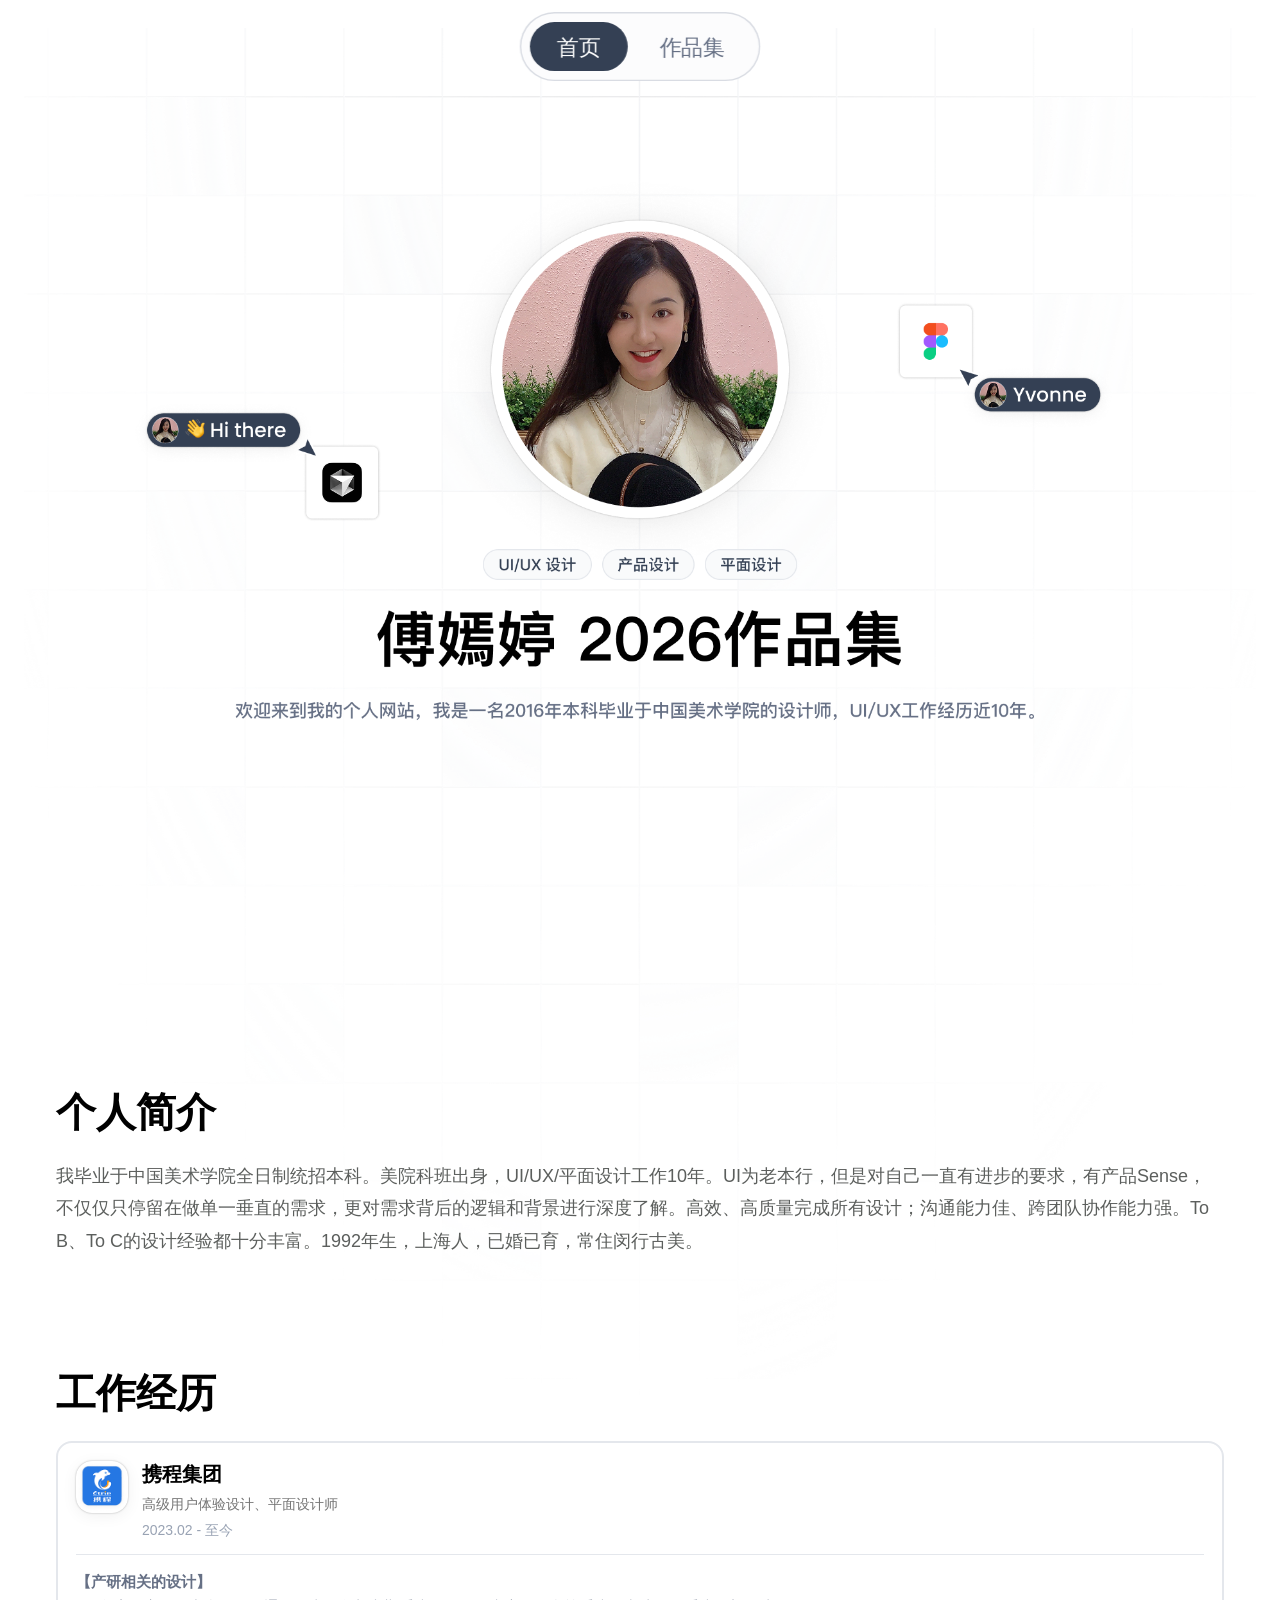
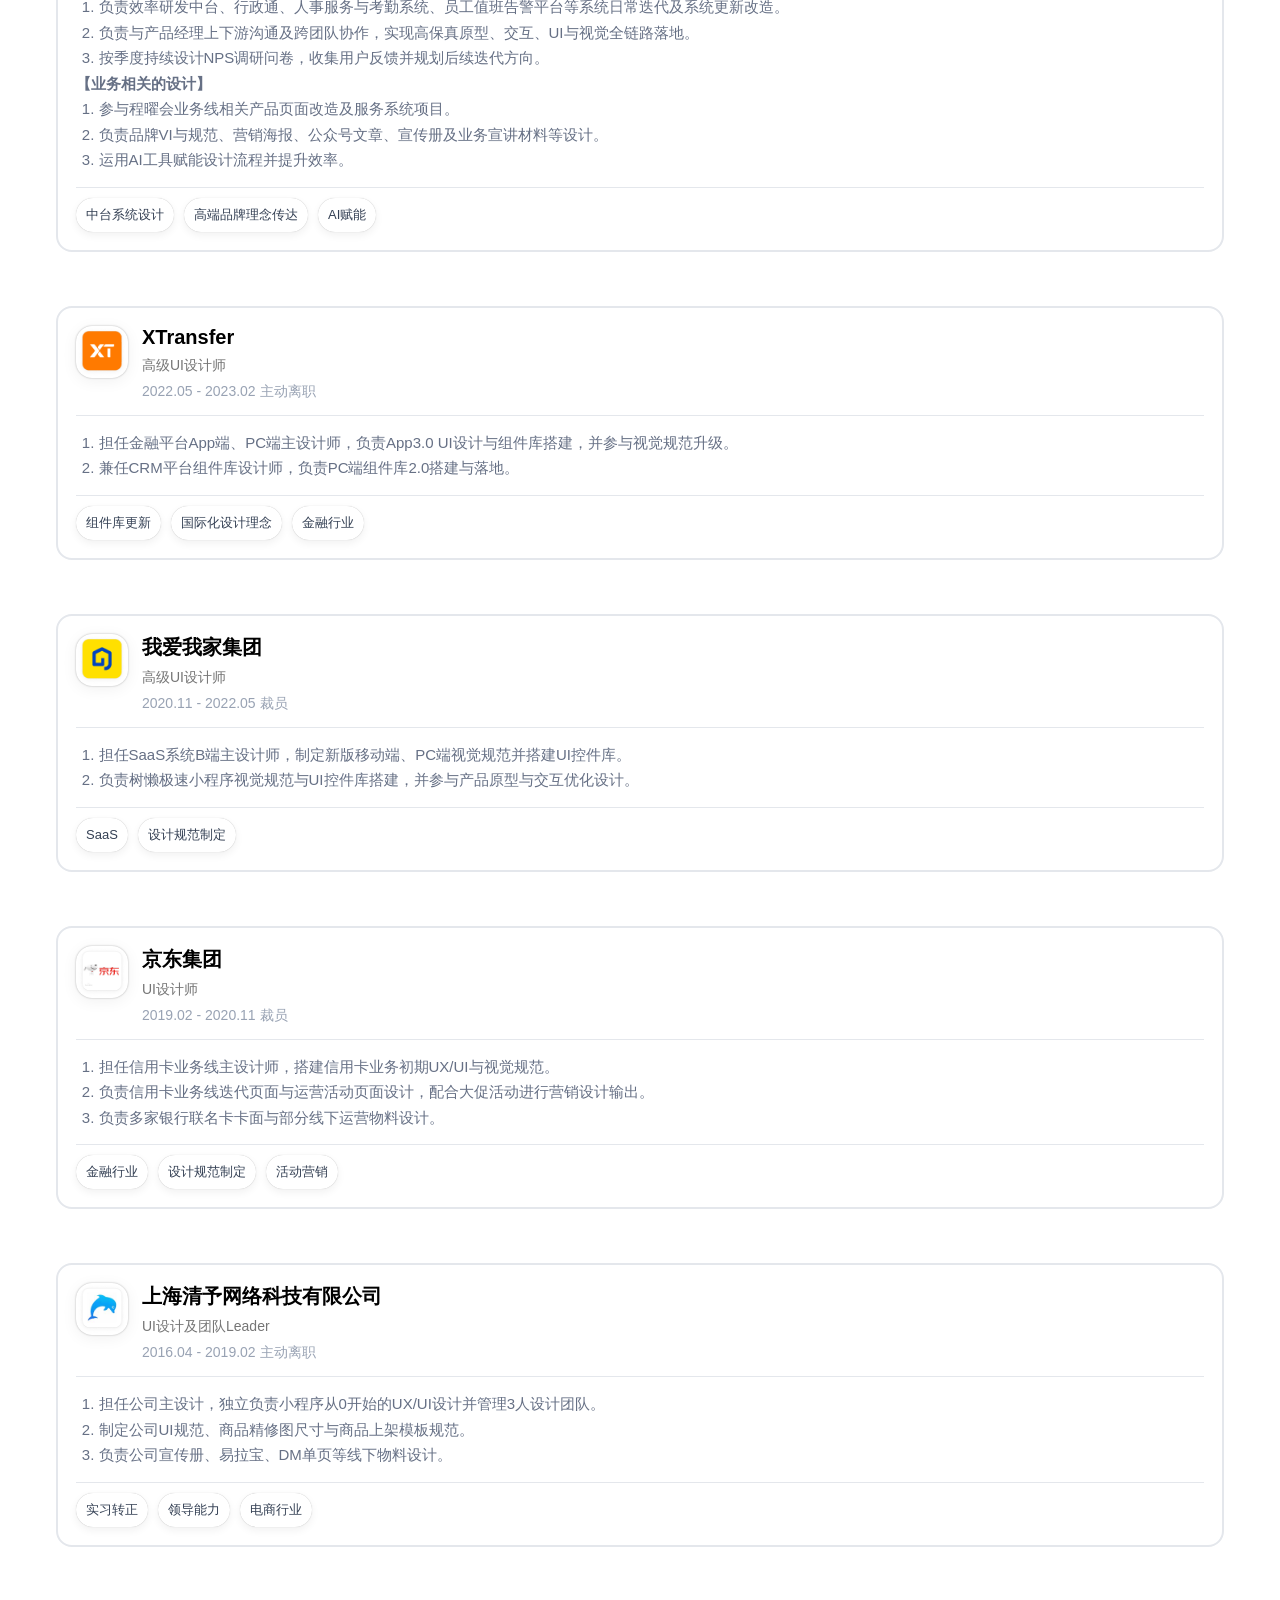
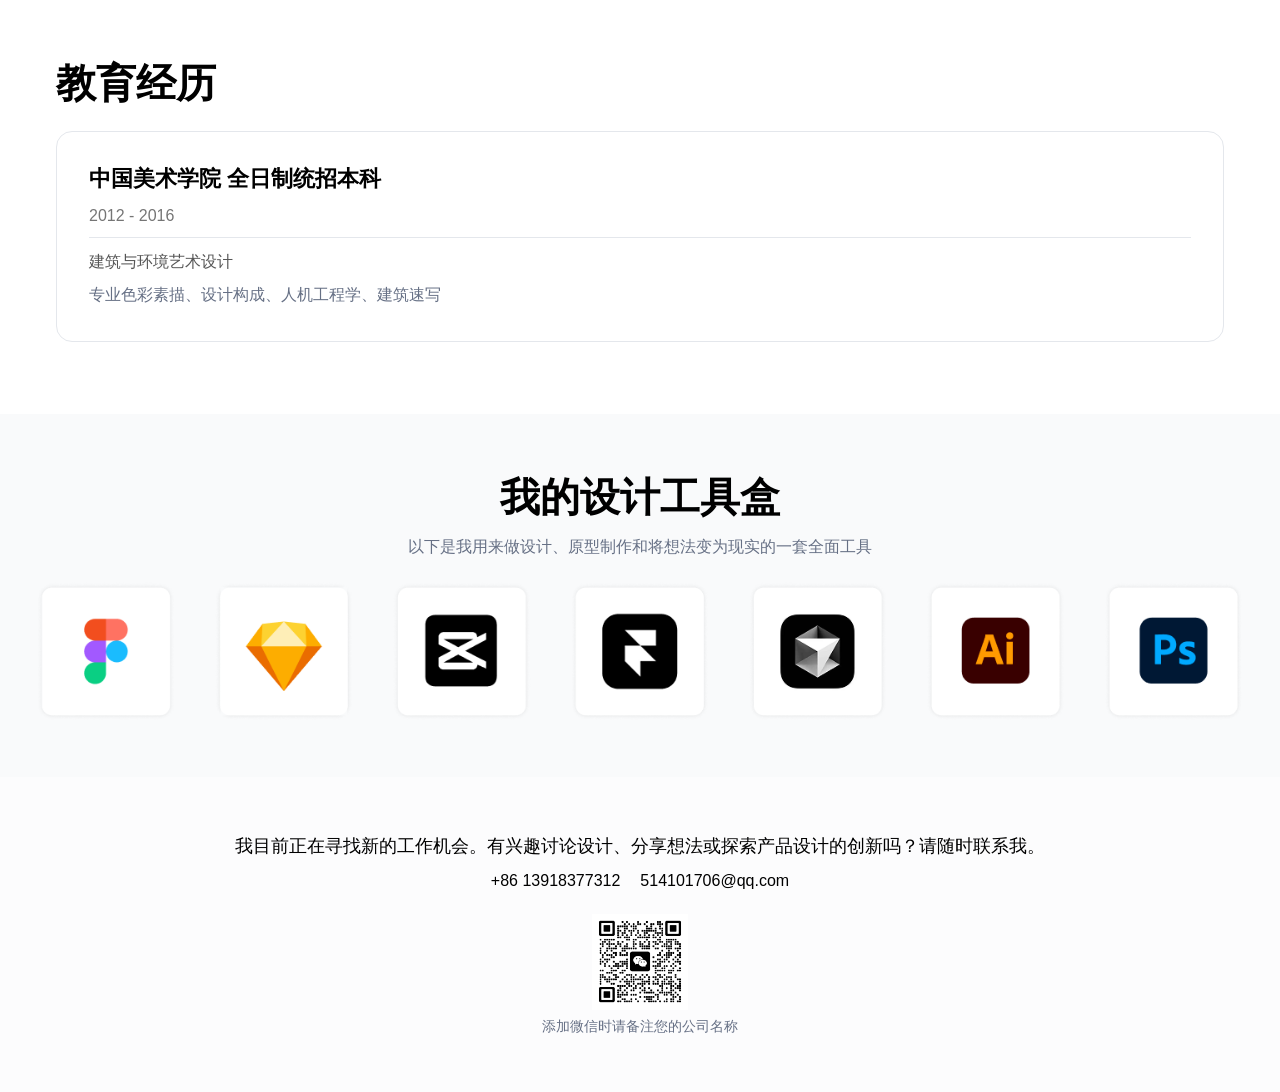
<file: index.html>
<!doctype html>
<html lang="zh-CN">
  <head>
    <meta charset="UTF-8" />
    <meta name="viewport" content="width=device-width, initial-scale=1.0" />
    <title>傅嫣婷 2026 作品集</title>
    <meta
      name="description"
      content="傅嫣婷 2026 作品集 - UI/UX 设计、产品设计、平面设计"
    />
    <link rel="stylesheet" href="./styles.css" />
  </head>
  <body>
    <div class="page-shell">
      <header class="top-nav-wrap">
        <nav class="top-nav" aria-label="顶部导航">
          <a class="nav-chip is-active" href="./index.html">首页</a>
          <a class="nav-chip" href="./works.html">作品集</a>
        </nav>
      </header>

      <section class="hero">
        <div class="canvas">
          <img class="hero-banner-image" src="./assets/home/banner.png" alt="首页 Banner" />
        </div>
      </section>

      <main class="canvas">
        <section class="resume-row">
          <h2 class="left-title">个人简介</h2>
          <div class="right-content intro">
            我毕业于中国美术学院全日制统招本科。美院科班出身，UI/UX/平面设计工作10年。UI为老本行，但是对自己一直有进步的要求，有产品Sense，不仅仅只停留在做单一垂直的需求，更对需求背后的逻辑和背景进行深度了解。高效、高质量完成所有设计；沟通能力佳、跨团队协作能力强。To
            B、To C的设计经验都十分丰富。1992年生，上海人，已婚已育，常住闵行古美。
          </div>
        </section>

        <section class="resume-row">
          <h2 class="left-title">工作经历</h2>
          <div class="right-content work-list">
            <article class="work-item">
              <div class="work-head">
                <img src="./assets/home/triplogo.png" alt="携程集团 logo" />
                <div>
                  <h3>携程集团</h3>
                  <p class="role">高级用户体验设计、平面设计师</p>
                  <p class="date">2023.02 - 至今</p>
                </div>
              </div>
              <div class="work-body">
                <p><strong>【产研相关的设计】</strong></p>
                <ol>
                  <li>负责效率研发中台、行政通、人事服务与考勤系统、员工值班告警平台等系统日常迭代及系统更新改造。</li>
                  <li>负责与产品经理上下游沟通及跨团队协作，实现高保真原型、交互、UI与视觉全链路落地。</li>
                  <li>按季度持续设计NPS调研问卷，收集用户反馈并规划后续迭代方向。</li>
                </ol>
                <p><strong>【业务相关的设计】</strong></p>
                <ol>
                  <li>参与程曜会业务线相关产品页面改造及服务系统项目。</li>
                  <li>负责品牌VI与规范、营销海报、公众号文章、宣传册及业务宣讲材料等设计。</li>
                  <li>运用AI工具赋能设计流程并提升效率。</li>
                </ol>
              </div>
              <div class="tags">
                <span>中台系统设计</span>
                <span>高端品牌理念传达</span>
                <span>AI赋能</span>
              </div>
            </article>

            <article class="work-item">
              <div class="work-head">
                <img src="./assets/home/xtlogo.png" alt="XTransfer logo" />
                <div>
                  <h3>XTransfer</h3>
                  <p class="role">高级UI设计师</p>
                  <p class="date">2022.05 - 2023.02 主动离职</p>
                </div>
              </div>
              <div class="work-body">
                <ol>
                  <li>担任金融平台App端、PC端主设计师，负责App3.0 UI设计与组件库搭建，并参与视觉规范升级。</li>
                  <li>兼任CRM平台组件库设计师，负责PC端组件库2.0搭建与落地。</li>
                </ol>
              </div>
              <div class="tags">
                <span>组件库更新</span>
                <span>国际化设计理念</span>
                <span>金融行业</span>
              </div>
            </article>

            <article class="work-item">
              <div class="work-head">
                <img src="./assets/home/wawjlogo.png" alt="我爱我家集团 logo" />
                <div>
                  <h3>我爱我家集团</h3>
                  <p class="role">高级UI设计师</p>
                  <p class="date">2020.11 - 2022.05 裁员</p>
                </div>
              </div>
              <div class="work-body">
                <ol>
                  <li>担任SaaS系统B端主设计师，制定新版移动端、PC端视觉规范并搭建UI控件库。</li>
                  <li>负责树懒极速小程序视觉规范与UI控件库搭建，并参与产品原型与交互优化设计。</li>
                </ol>
              </div>
              <div class="tags">
                <span>SaaS</span>
                <span>设计规范制定</span>
              </div>
            </article>

            <article class="work-item">
              <div class="work-head">
                <img src="./assets/home/jdlogo.png" alt="京东集团 logo" />
                <div>
                  <h3>京东集团</h3>
                  <p class="role">UI设计师</p>
                  <p class="date">2019.02 - 2020.11 裁员</p>
                </div>
              </div>
              <div class="work-body">
                <ol>
                  <li>担任信用卡业务线主设计师，搭建信用卡业务初期UX/UI与视觉规范。</li>
                  <li>负责信用卡业务线迭代页面与运营活动页面设计，配合大促活动进行营销设计输出。</li>
                  <li>负责多家银行联名卡卡面与部分线下运营物料设计。</li>
                </ol>
              </div>
              <div class="tags">
                <span>金融行业</span>
                <span>设计规范制定</span>
                <span>活动营销</span>
              </div>
            </article>

            <article class="work-item">
              <div class="work-head">
                <img src="./assets/home/qingyulogo.png" alt="清予网络 logo" />
                <div>
                  <h3>上海清予网络科技有限公司</h3>
                  <p class="role">UI设计及团队Leader</p>
                  <p class="date">2016.04 - 2019.02 主动离职</p>
                </div>
              </div>
              <div class="work-body">
                <ol>
                  <li>担任公司主设计，独立负责小程序从0开始的UX/UI设计并管理3人设计团队。</li>
                  <li>制定公司UI规范、商品精修图尺寸与商品上架模板规范。</li>
                  <li>负责公司宣传册、易拉宝、DM单页等线下物料设计。</li>
                </ol>
              </div>
              <div class="tags">
                <span>实习转正</span>
                <span>领导能力</span>
                <span>电商行业</span>
              </div>
            </article>
          </div>
        </section>

        <section class="resume-row">
          <h2 class="left-title">教育经历</h2>
          <div class="right-content">
            <article class="edu-card">
              <div class="edu-title">
                <h3>中国美术学院 全日制统招本科</h3>
                <p>2012 - 2016</p>
              </div>
              <p class="major">建筑与环境艺术设计</p>
              <p class="course">专业色彩素描、设计构成、人机工程学、建筑速写</p>
            </article>
          </div>
        </section>
      </main>

      <section class="toolbox">
        <div class="canvas">
          <h2>我的设计工具盒</h2>
          <p>以下是我用来做设计、原型制作和将想法变为现实的一套全面工具</p>
          <img src="./assets/home/gongjubox.png" alt="设计工具盒" />
        </div>
      </section>

      <footer class="footer">
        <div class="canvas">
          <p class="footer-text">
            我目前正在寻找新的工作机会。有兴趣讨论设计、分享想法或探索产品设计的创新吗？请随时联系我。
          </p>
          <div class="contacts">
            <a href="tel:+8613918377312">+86 13918377312</a>
            <a href="mailto:514101706@qq.com">514101706@qq.com</a>
          </div>
          <img src="./assets/home/erweima.png" alt="微信二维码" class="qrcode" />
          <p class="qrcode-note">添加微信时请备注您的公司名称</p>
        </div>
      </footer>
    </div>
    <script src="./tab-interaction.js"></script>
  </body>
</html>
</file>
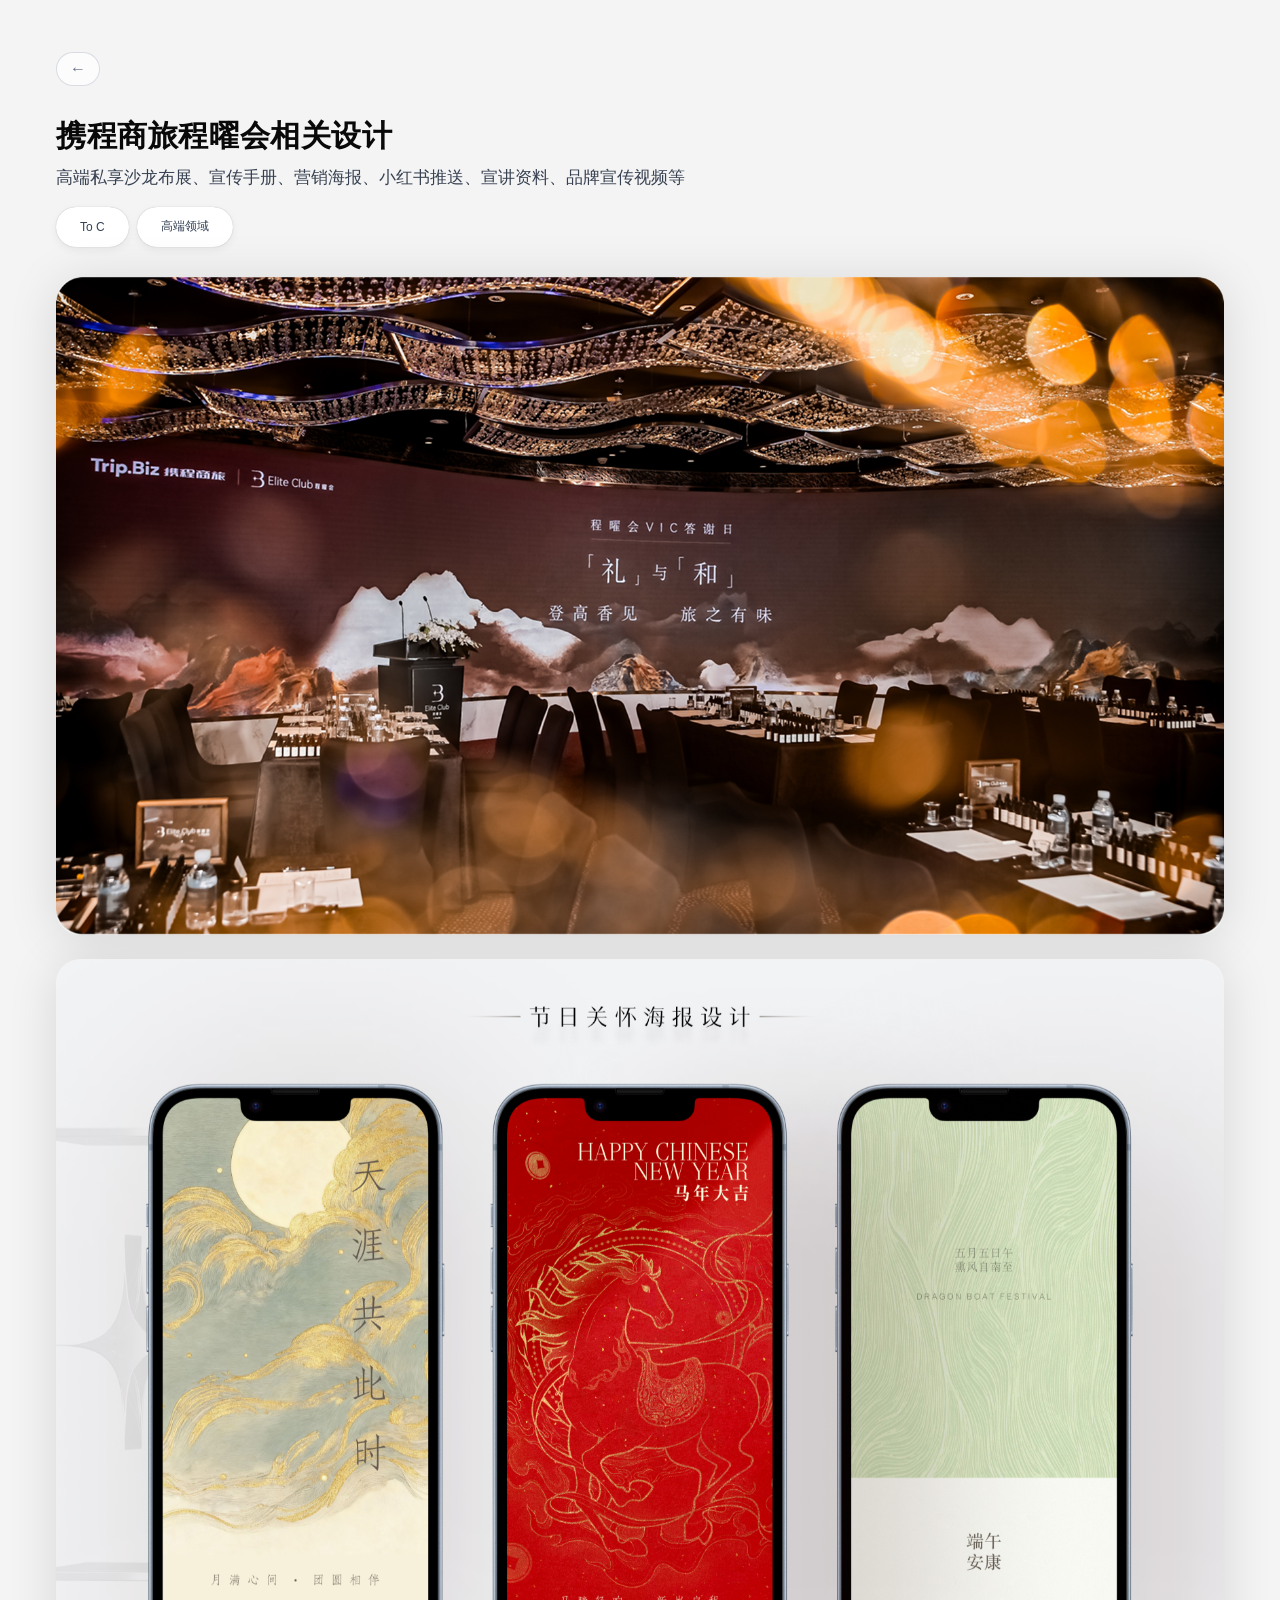
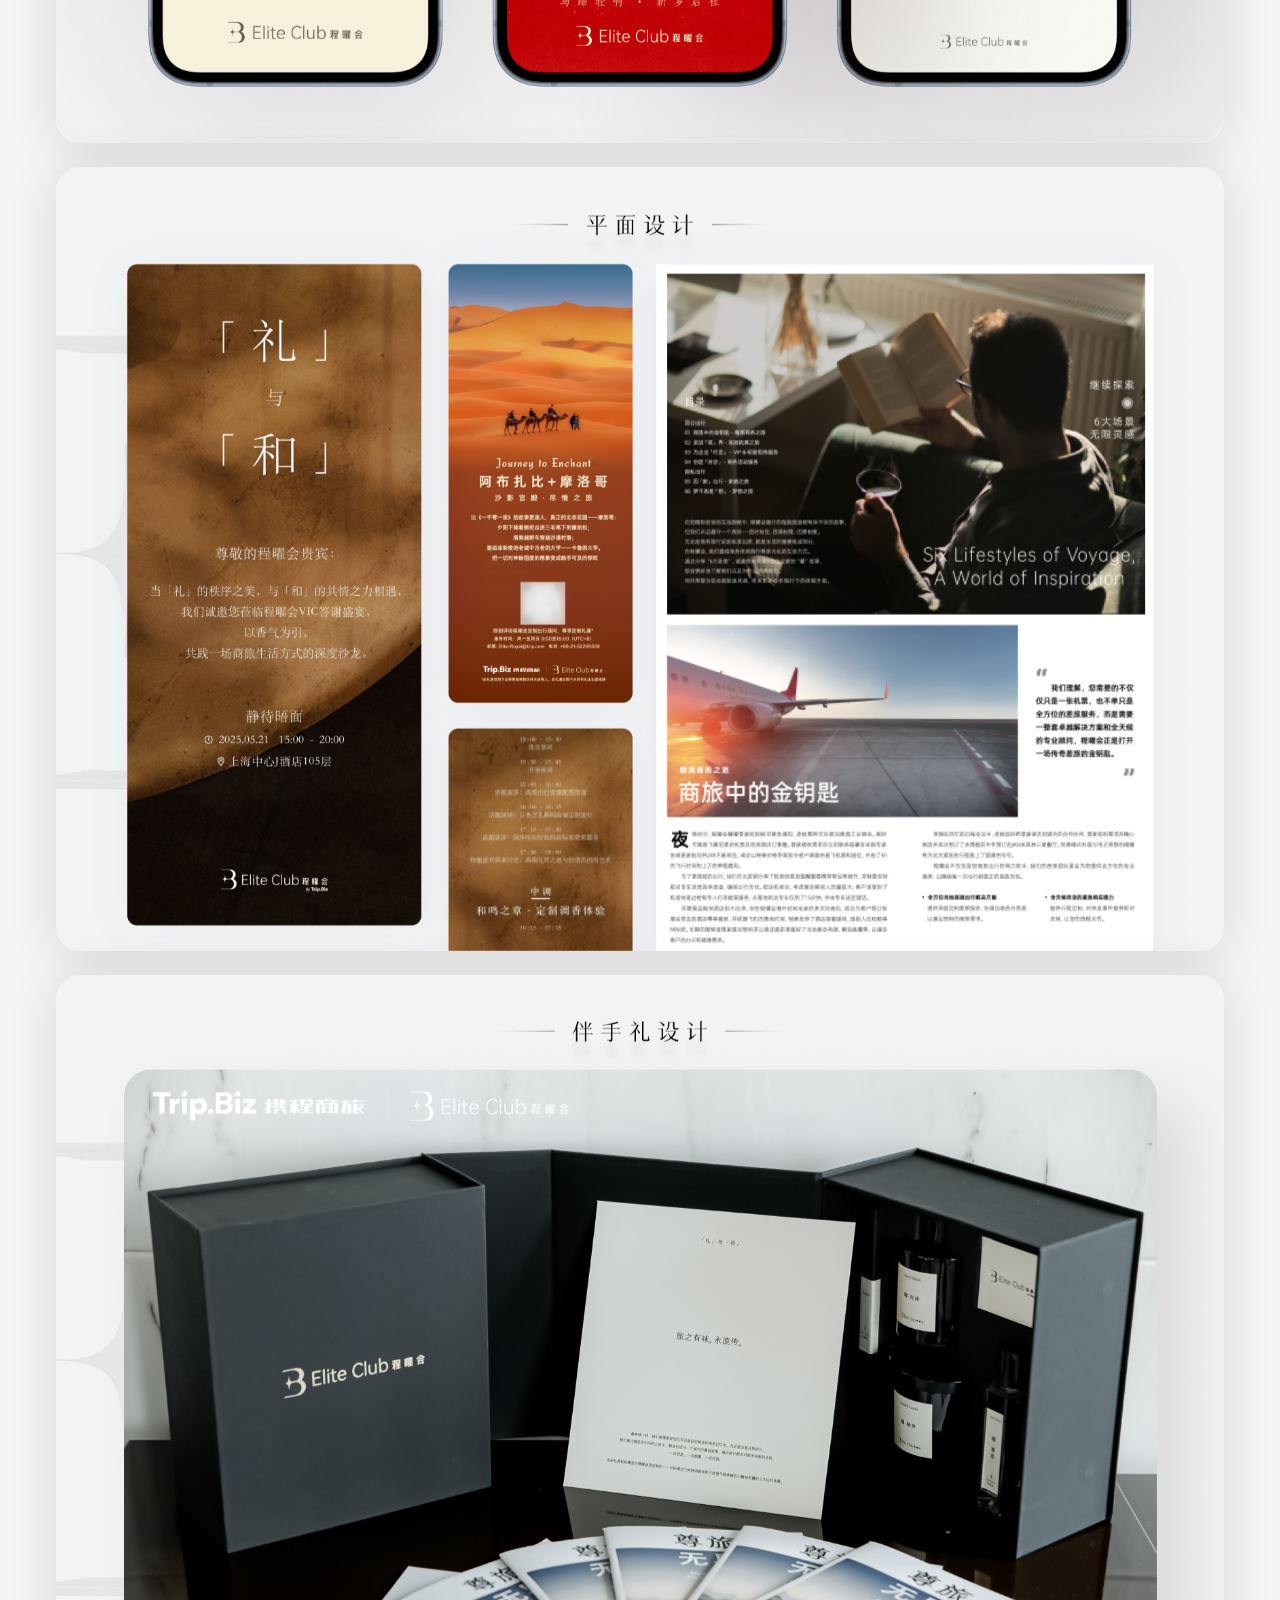
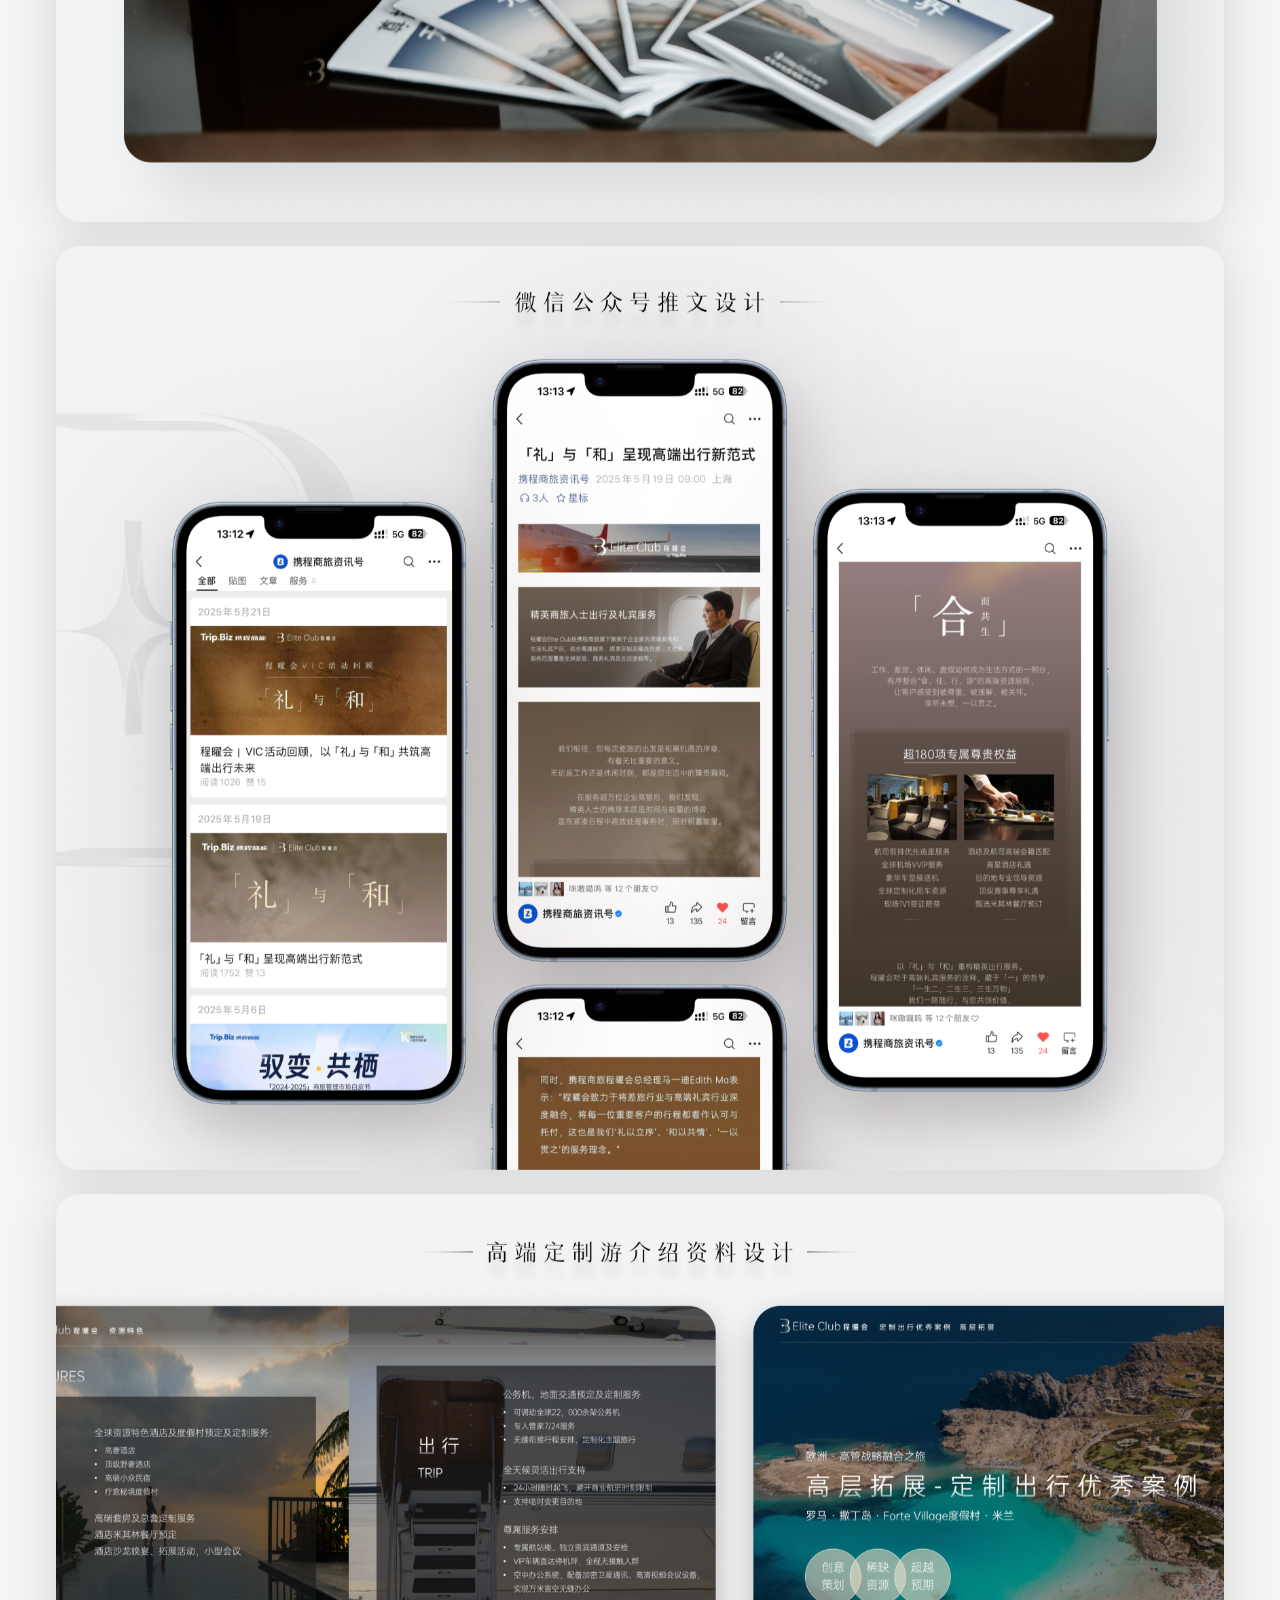
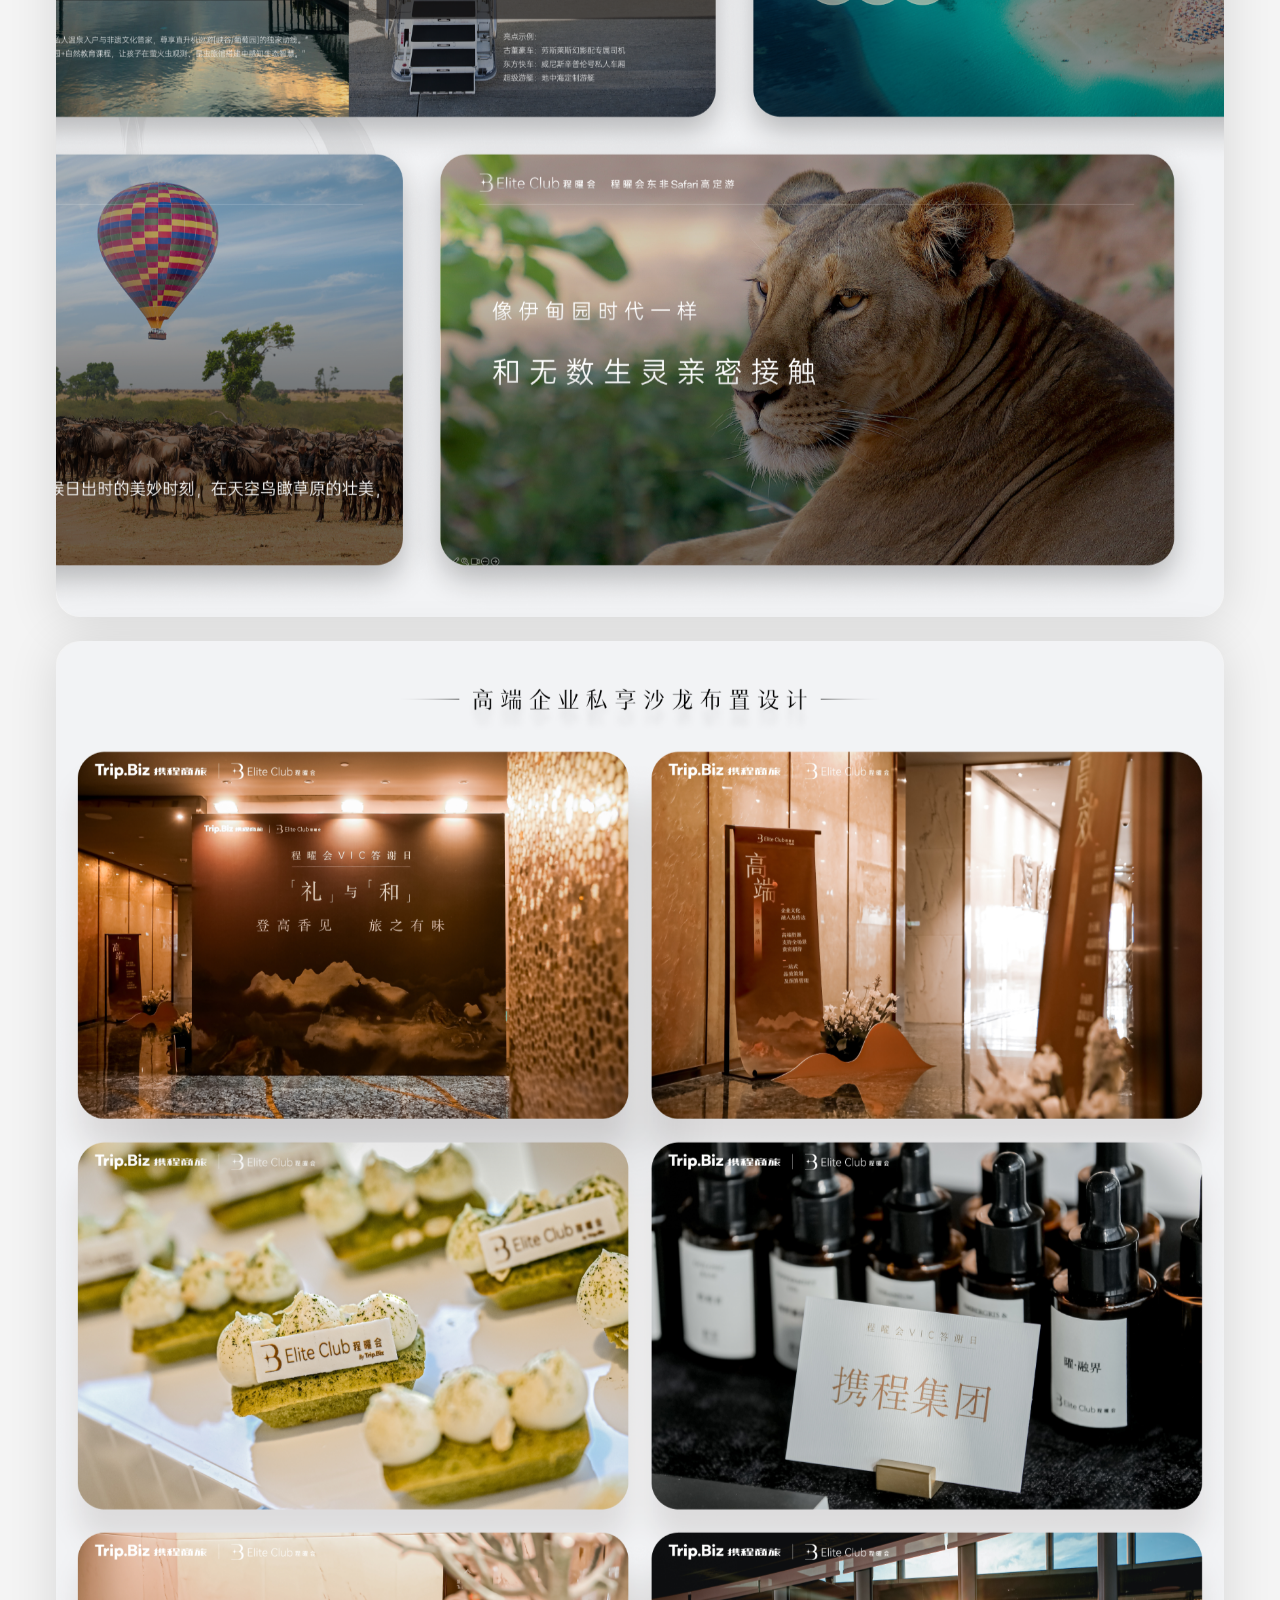
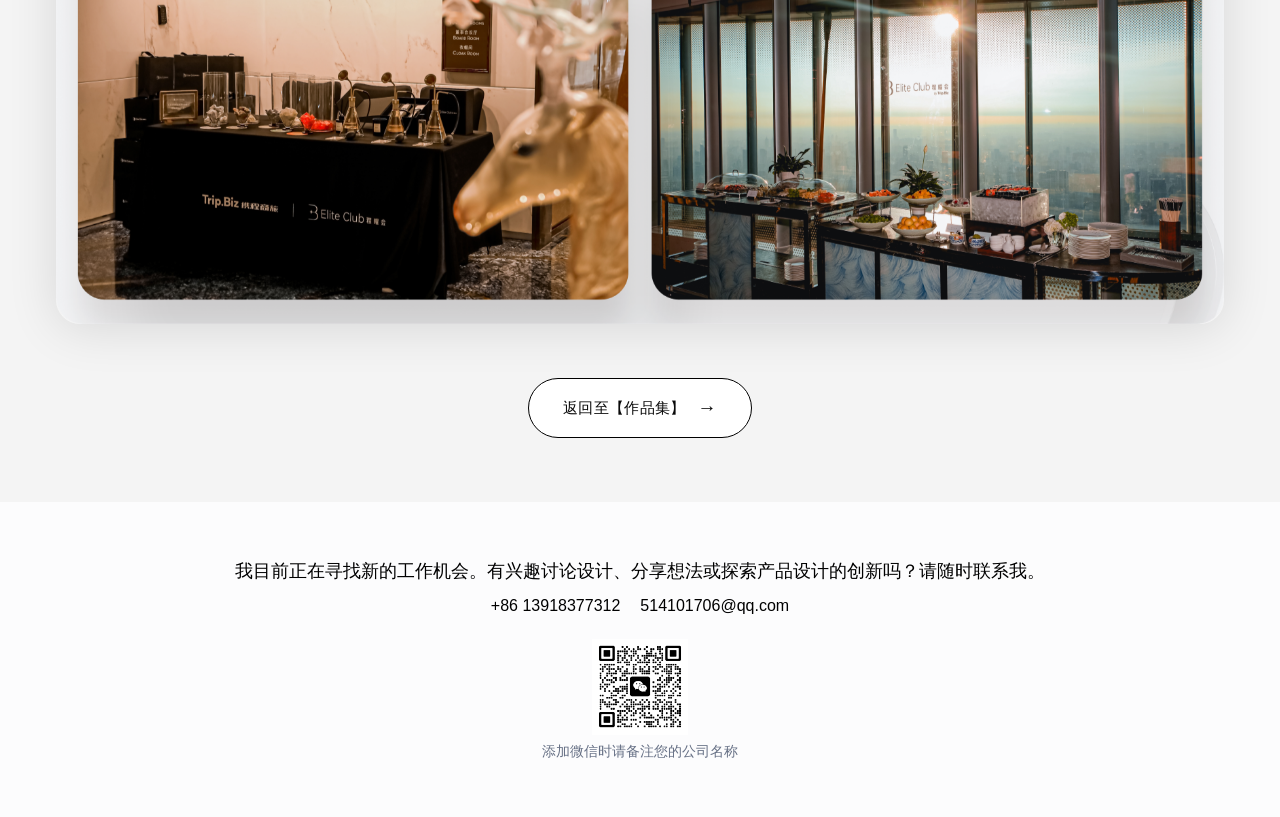
<file: chengyaohui-design.html>
<!doctype html>
<html lang="zh-CN">
  <head>
    <meta charset="UTF-8" />
    <meta name="viewport" content="width=device-width, initial-scale=1.0" />
    <title>携程商旅程曜会相关设计 - 傅嫣婷作品集</title>
    <meta
      name="description"
      content="携程商旅程曜会相关设计，高端私享沙龙布展、宣传手册、营销海报、小红书推送、宣讲资料、品牌宣传视频等。"
    />
    <link rel="stylesheet" href="./styles.css" />
  </head>
  <body class="portfolio-page case-page">
    <div class="page-shell">
      <main class="case-main">
        <div class="canvas case-container">
          <a class="case-return-btn-top" href="./works.html" aria-label="返回至作品集">←</a>

          <section class="case-header">
            <h1>携程商旅程曜会相关设计</h1>
            <p>高端私享沙龙布展、宣传手册、营销海报、小红书推送、宣讲资料、品牌宣传视频等</p>
            <div class="case-tags">
              <span>To C</span>
              <span>高端领域</span>
            </div>
          </section>

          <section class="case-gallery">
            <img src="./assets/cases/chengyaohui-design/1.png" alt="携程商旅程曜会相关设计展示 1" />
            <img src="./assets/cases/chengyaohui-design/2.png" alt="携程商旅程曜会相关设计展示 2" />
            <img src="./assets/cases/chengyaohui-design/3.png" alt="携程商旅程曜会相关设计展示 3" />
            <img src="./assets/cases/chengyaohui-design/4.png" alt="携程商旅程曜会相关设计展示 4" />
            <img src="./assets/cases/chengyaohui-design/5.png" alt="携程商旅程曜会相关设计展示 5" />
            <img src="./assets/cases/chengyaohui-design/6.png" alt="携程商旅程曜会相关设计展示 6" />
            <img src="./assets/cases/chengyaohui-design/7.png" alt="携程商旅程曜会相关设计展示 7" />
          </section>

          <div class="case-back-wrap">
            <a class="case-back-btn" href="./works.html">返回至【作品集】 <span>→</span></a>
          </div>
        </div>
      </main>

      <footer class="footer">
        <div class="canvas">
          <p class="footer-text">
            我目前正在寻找新的工作机会。有兴趣讨论设计、分享想法或探索产品设计的创新吗？请随时联系我。
          </p>
          <div class="contacts">
            <a href="tel:+8613918377312">+86 13918377312</a>
            <a href="mailto:514101706@qq.com">514101706@qq.com</a>
          </div>
          <img src="./assets/home/erweima.png" alt="微信二维码" class="qrcode" />
          <p class="qrcode-note">添加微信时请备注您的公司名称</p>
        </div>
      </footer>
    </div>
  </body>
</html>
</file>
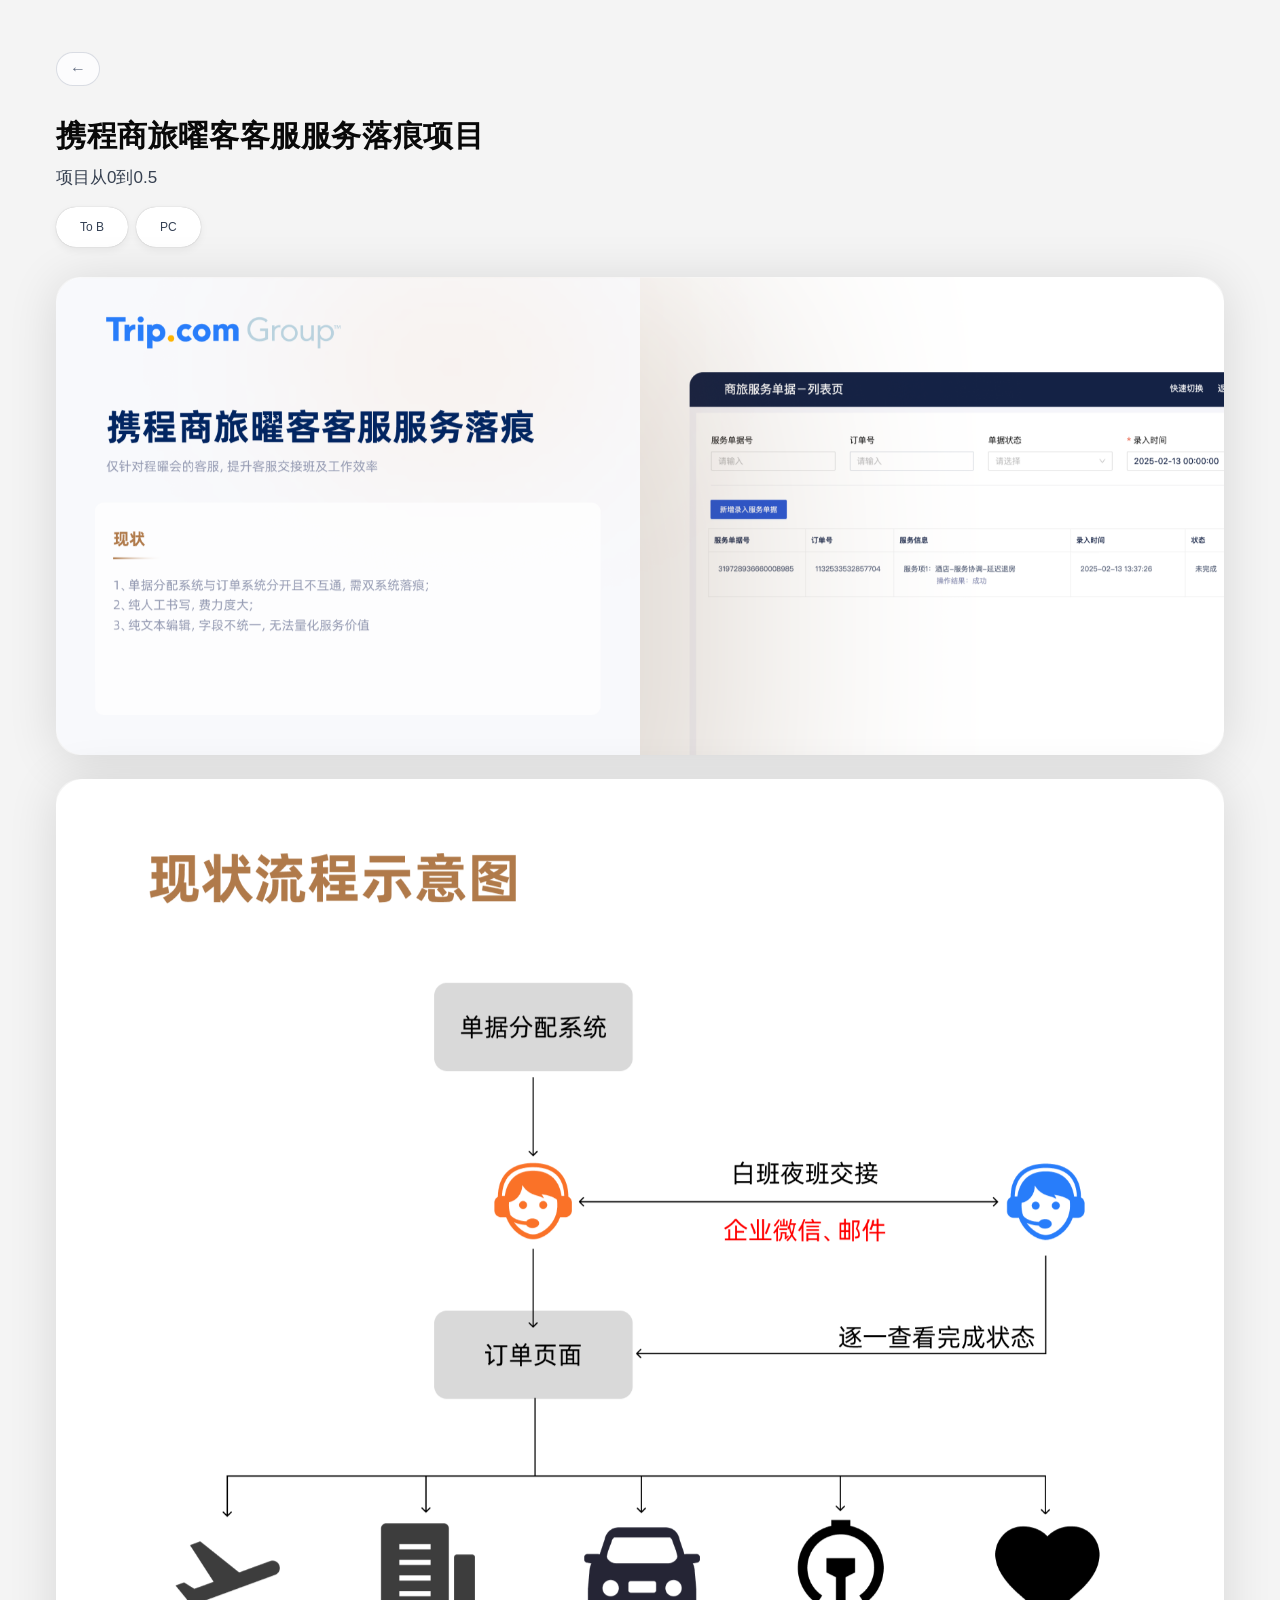
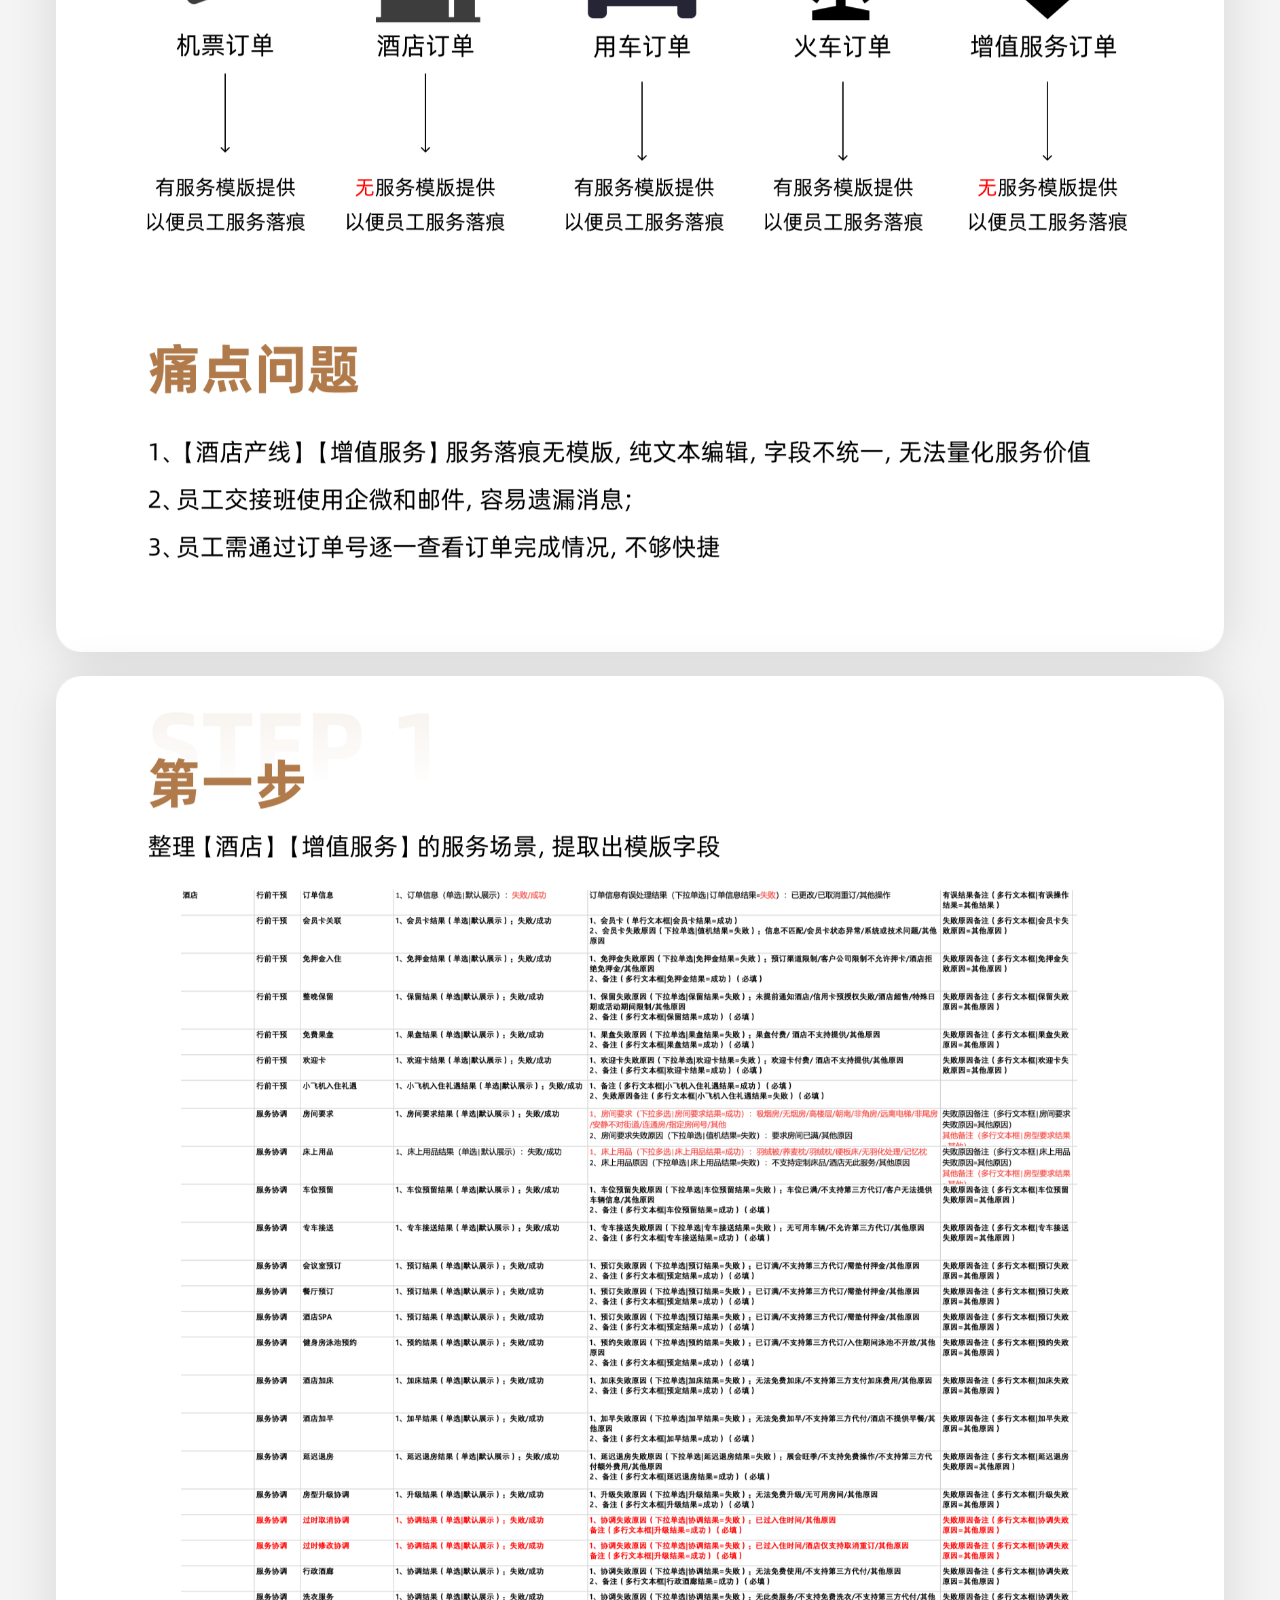
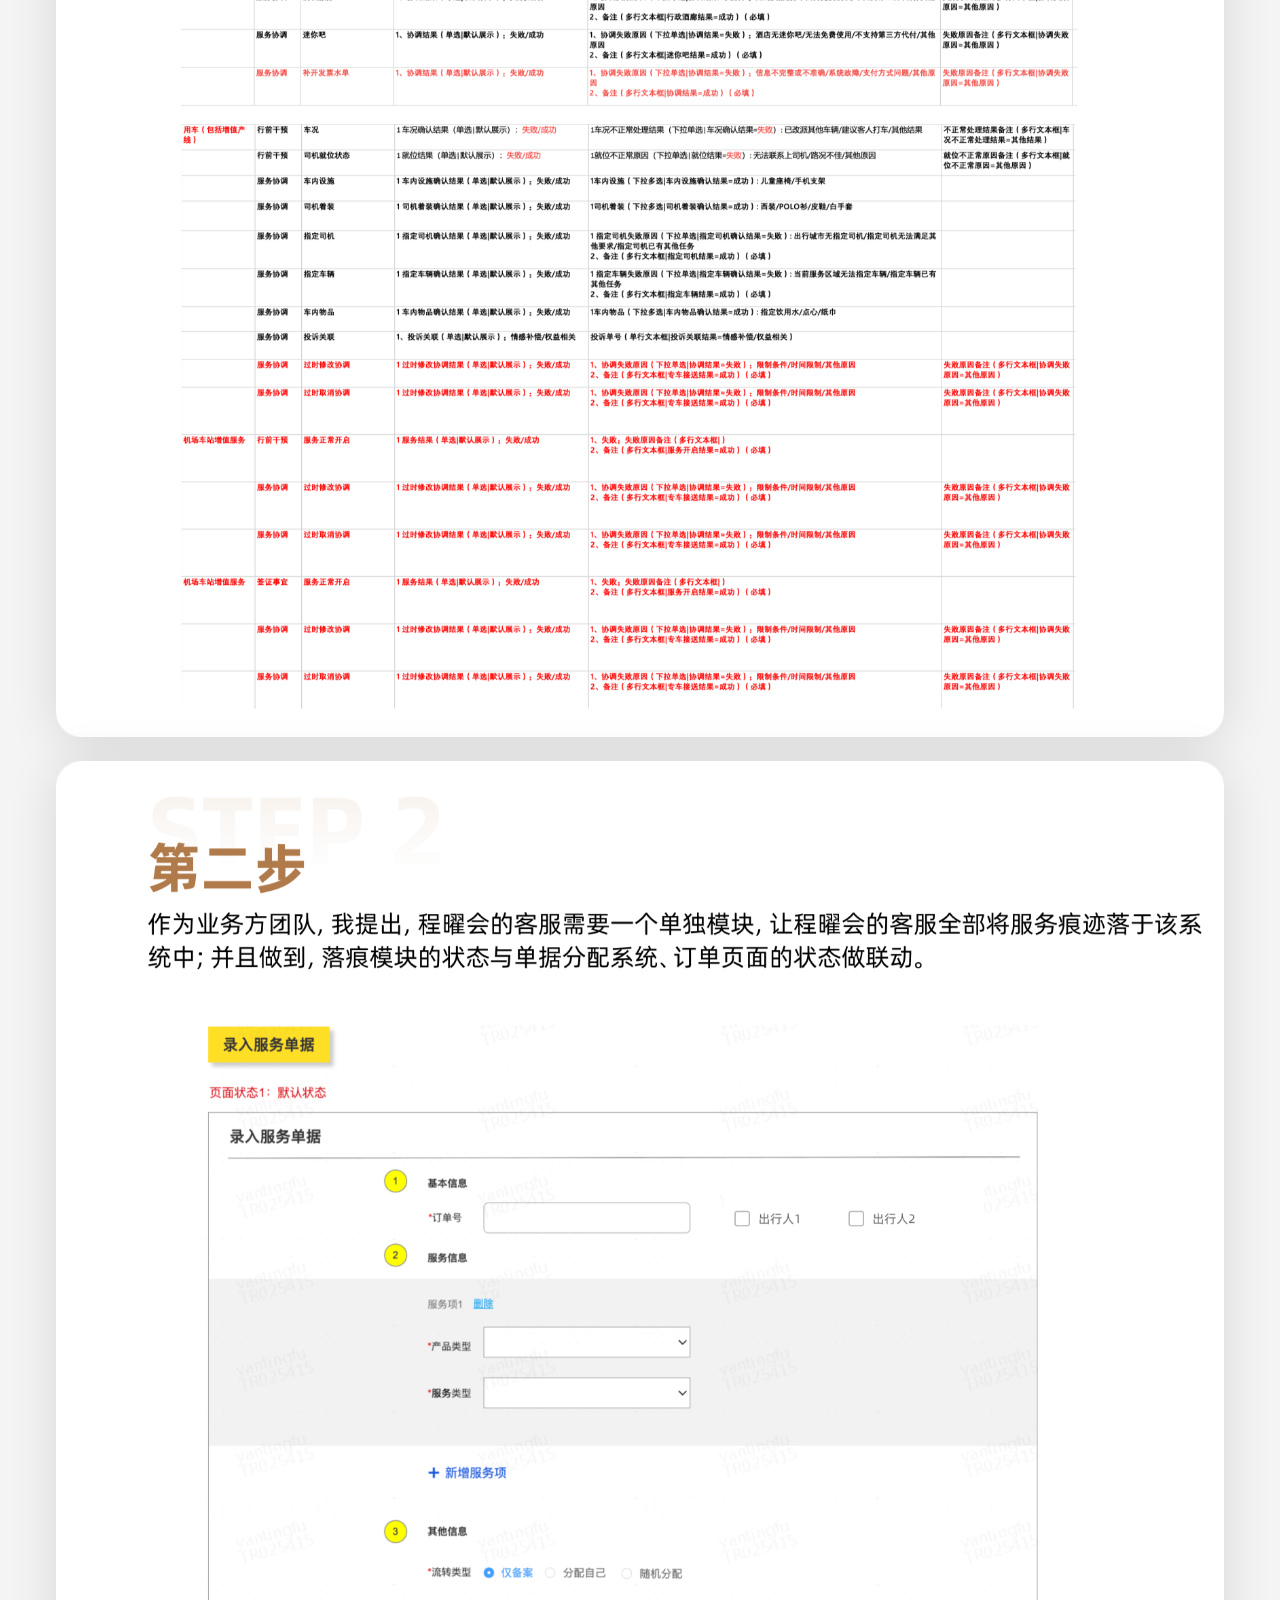
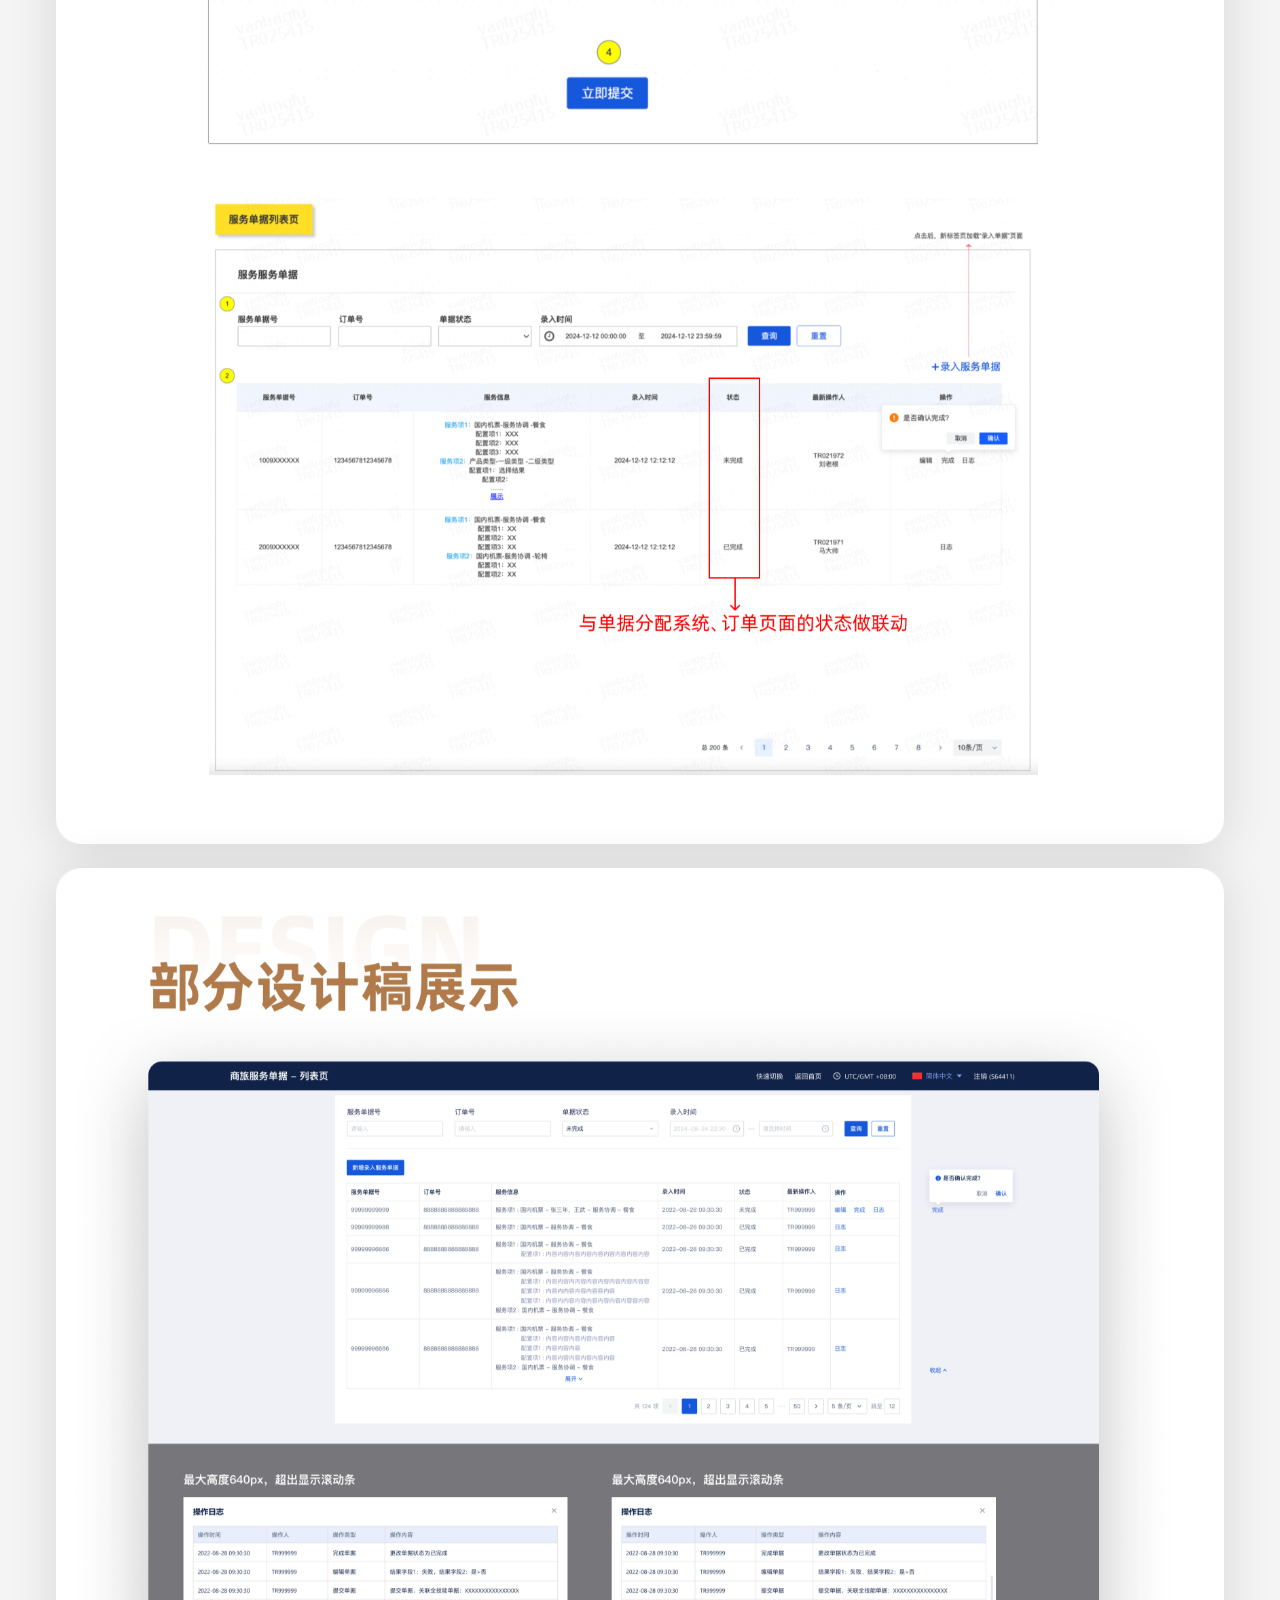
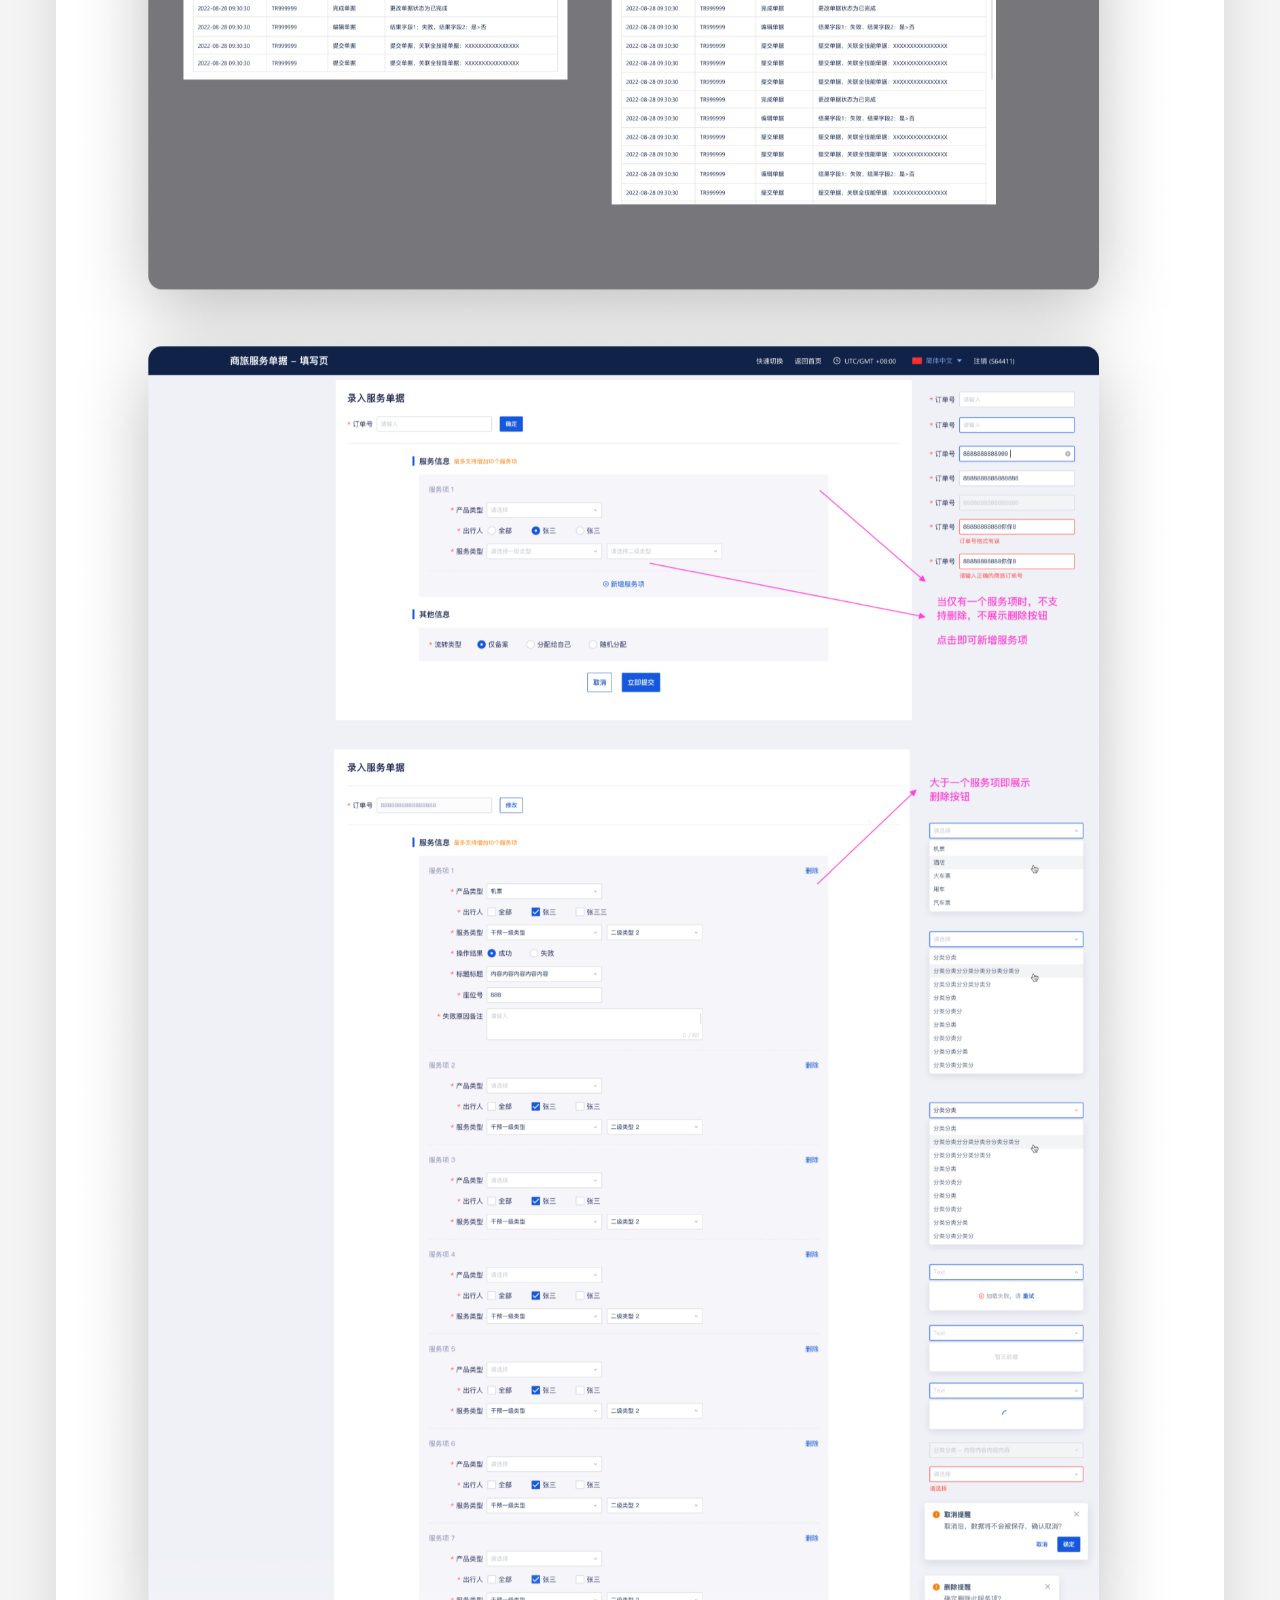
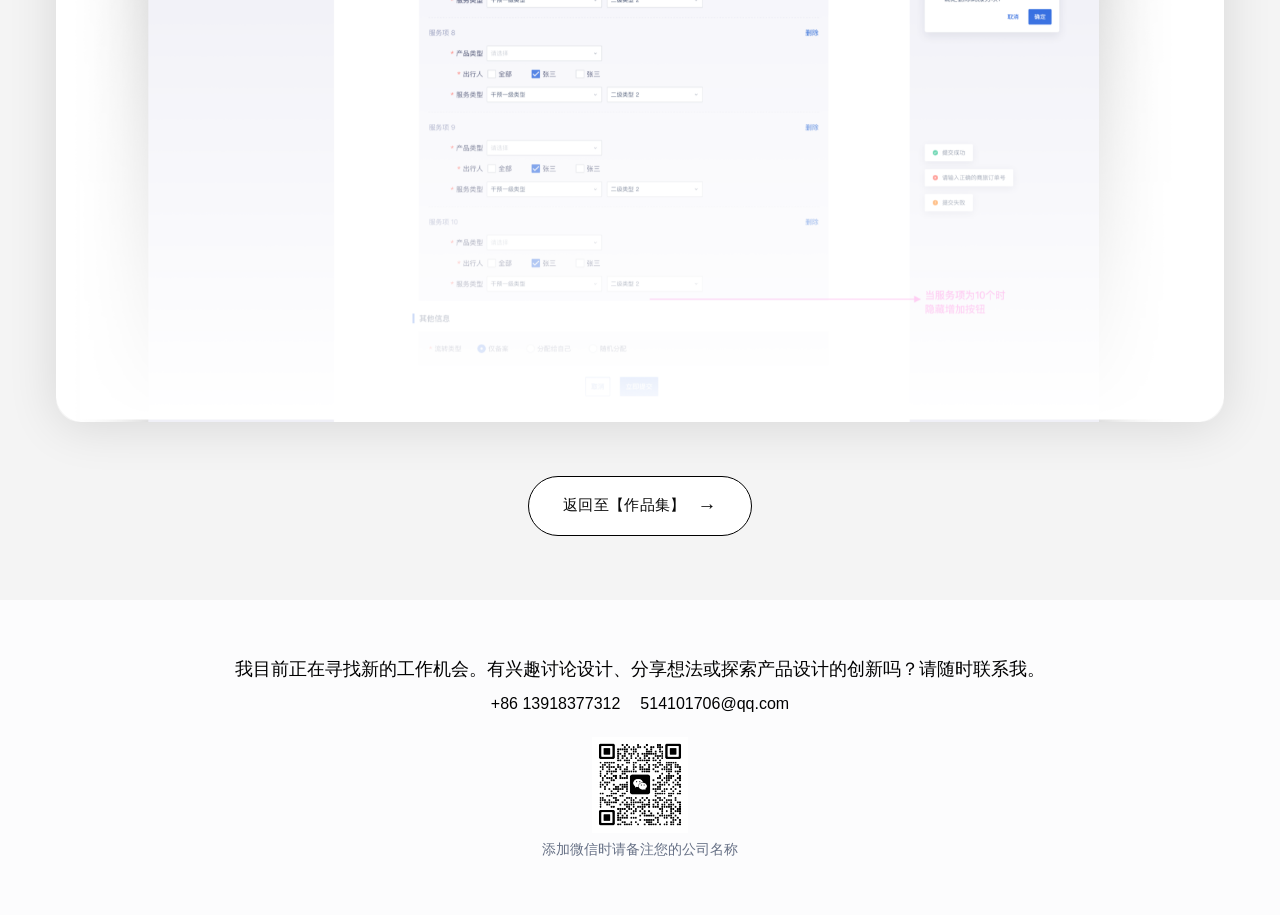
<file: fwluohen.html>
<!doctype html>
<html lang="zh-CN">
  <head>
    <meta charset="UTF-8" />
    <meta name="viewport" content="width=device-width, initial-scale=1.0" />
    <title>携程商旅曜客客服服务落痕项目 - 傅嫣婷作品集</title>
    <meta name="description" content="携程商旅曜客客服服务落痕项目，项目从0到0.5。" />
    <link rel="stylesheet" href="./styles.css" />
  </head>
  <body class="portfolio-page case-page">
    <div class="page-shell">
      <main class="case-main">
        <div class="canvas case-container">
          <a class="case-return-btn-top" href="./works.html" aria-label="返回至作品集">←</a>

          <section class="case-header">
            <h1>携程商旅曜客客服服务落痕项目</h1>
            <p>项目从0到0.5</p>
            <div class="case-tags">
              <span>To B</span>
              <span>PC</span>
            </div>
          </section>

          <section class="case-gallery">
            <img src="./assets/cases/fwluohen/1.png" alt="携程商旅曜客客服服务落痕项目展示 1" />
            <img src="./assets/cases/fwluohen/2.png" alt="携程商旅曜客客服服务落痕项目展示 2" />
            <img src="./assets/cases/fwluohen/3.png" alt="携程商旅曜客客服服务落痕项目展示 3" />
            <img src="./assets/cases/fwluohen/4.png" alt="携程商旅曜客客服服务落痕项目展示 4" />
            <img src="./assets/cases/fwluohen/5.png" alt="携程商旅曜客客服服务落痕项目展示 5" />
          </section>

          <div class="case-back-wrap">
            <a class="case-back-btn" href="./works.html">返回至【作品集】 <span>→</span></a>
          </div>
        </div>
      </main>

      <footer class="footer">
        <div class="canvas">
          <p class="footer-text">
            我目前正在寻找新的工作机会。有兴趣讨论设计、分享想法或探索产品设计的创新吗？请随时联系我。
          </p>
          <div class="contacts">
            <a href="tel:+8613918377312">+86 13918377312</a>
            <a href="mailto:514101706@qq.com">514101706@qq.com</a>
          </div>
          <img src="./assets/home/erweima.png" alt="微信二维码" class="qrcode" />
          <p class="qrcode-note">添加微信时请备注您的公司名称</p>
        </div>
      </footer>
    </div>
  </body>
</html>
</file>
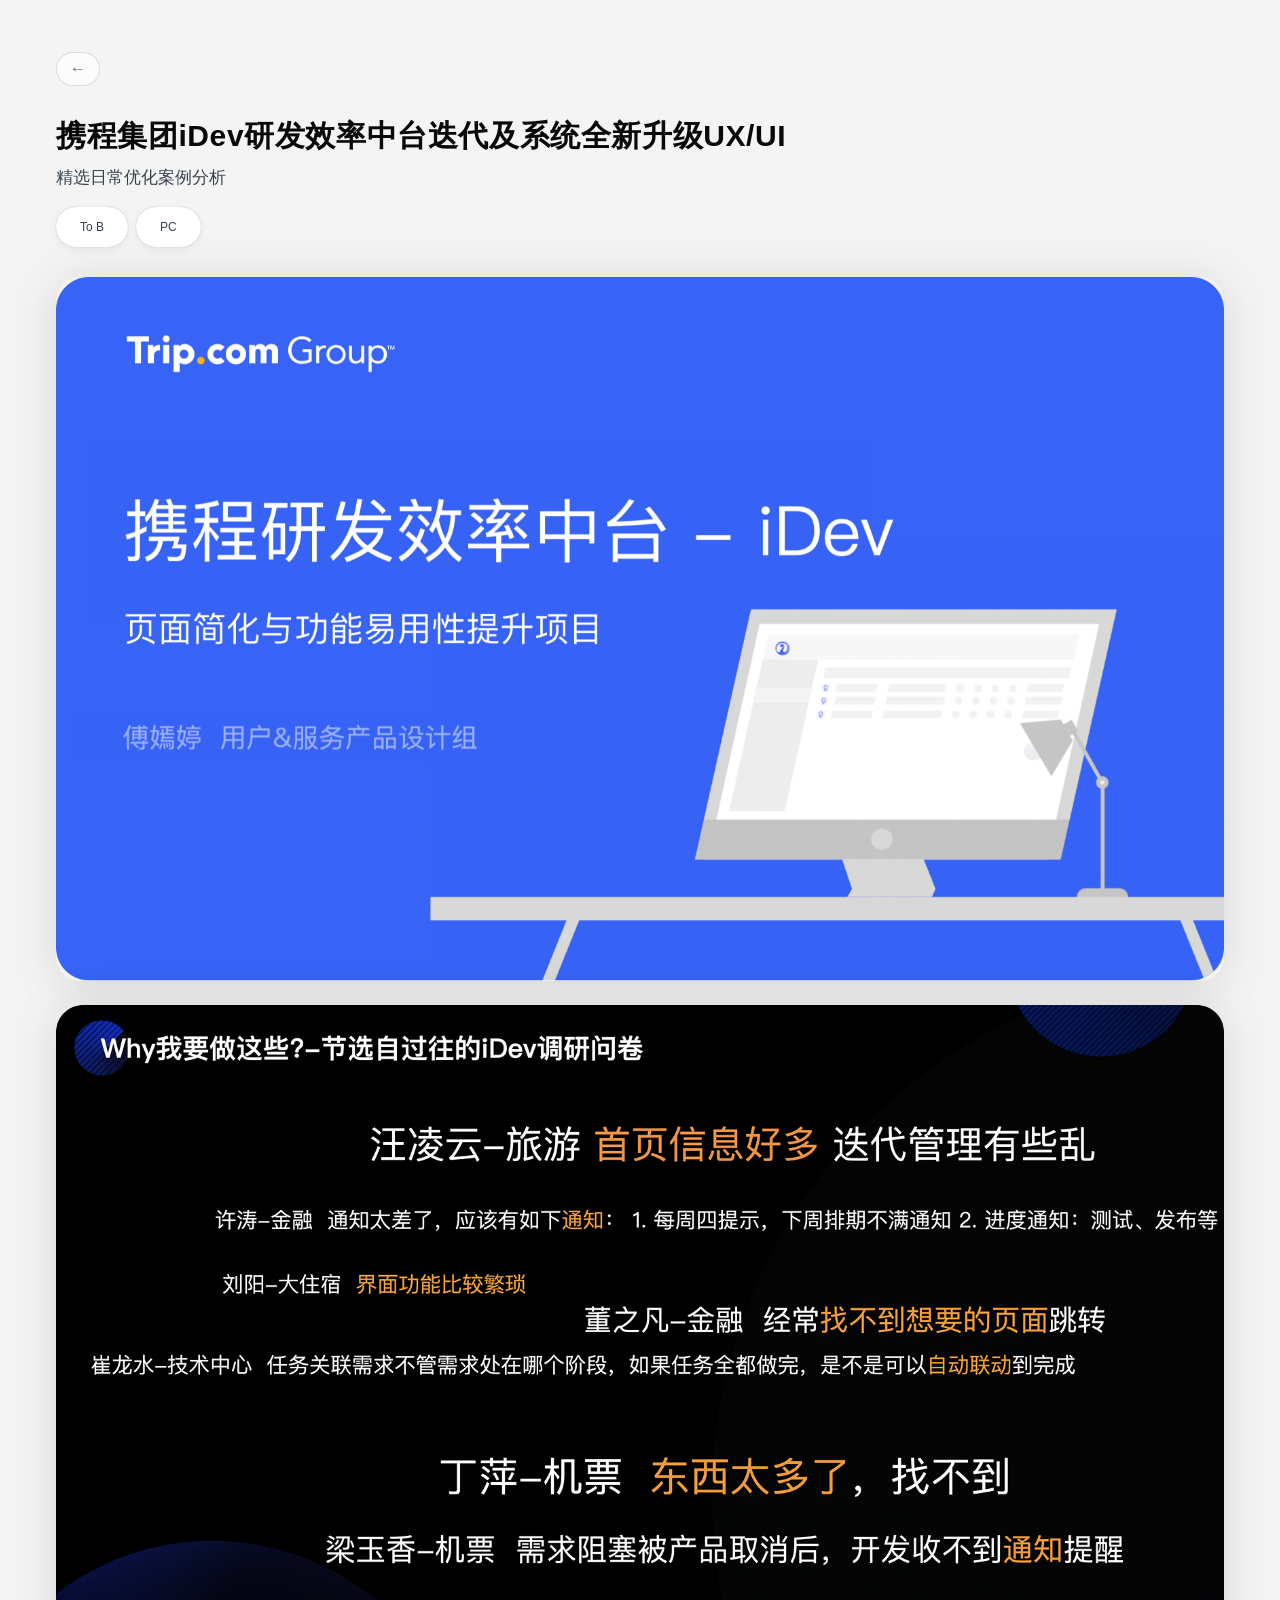
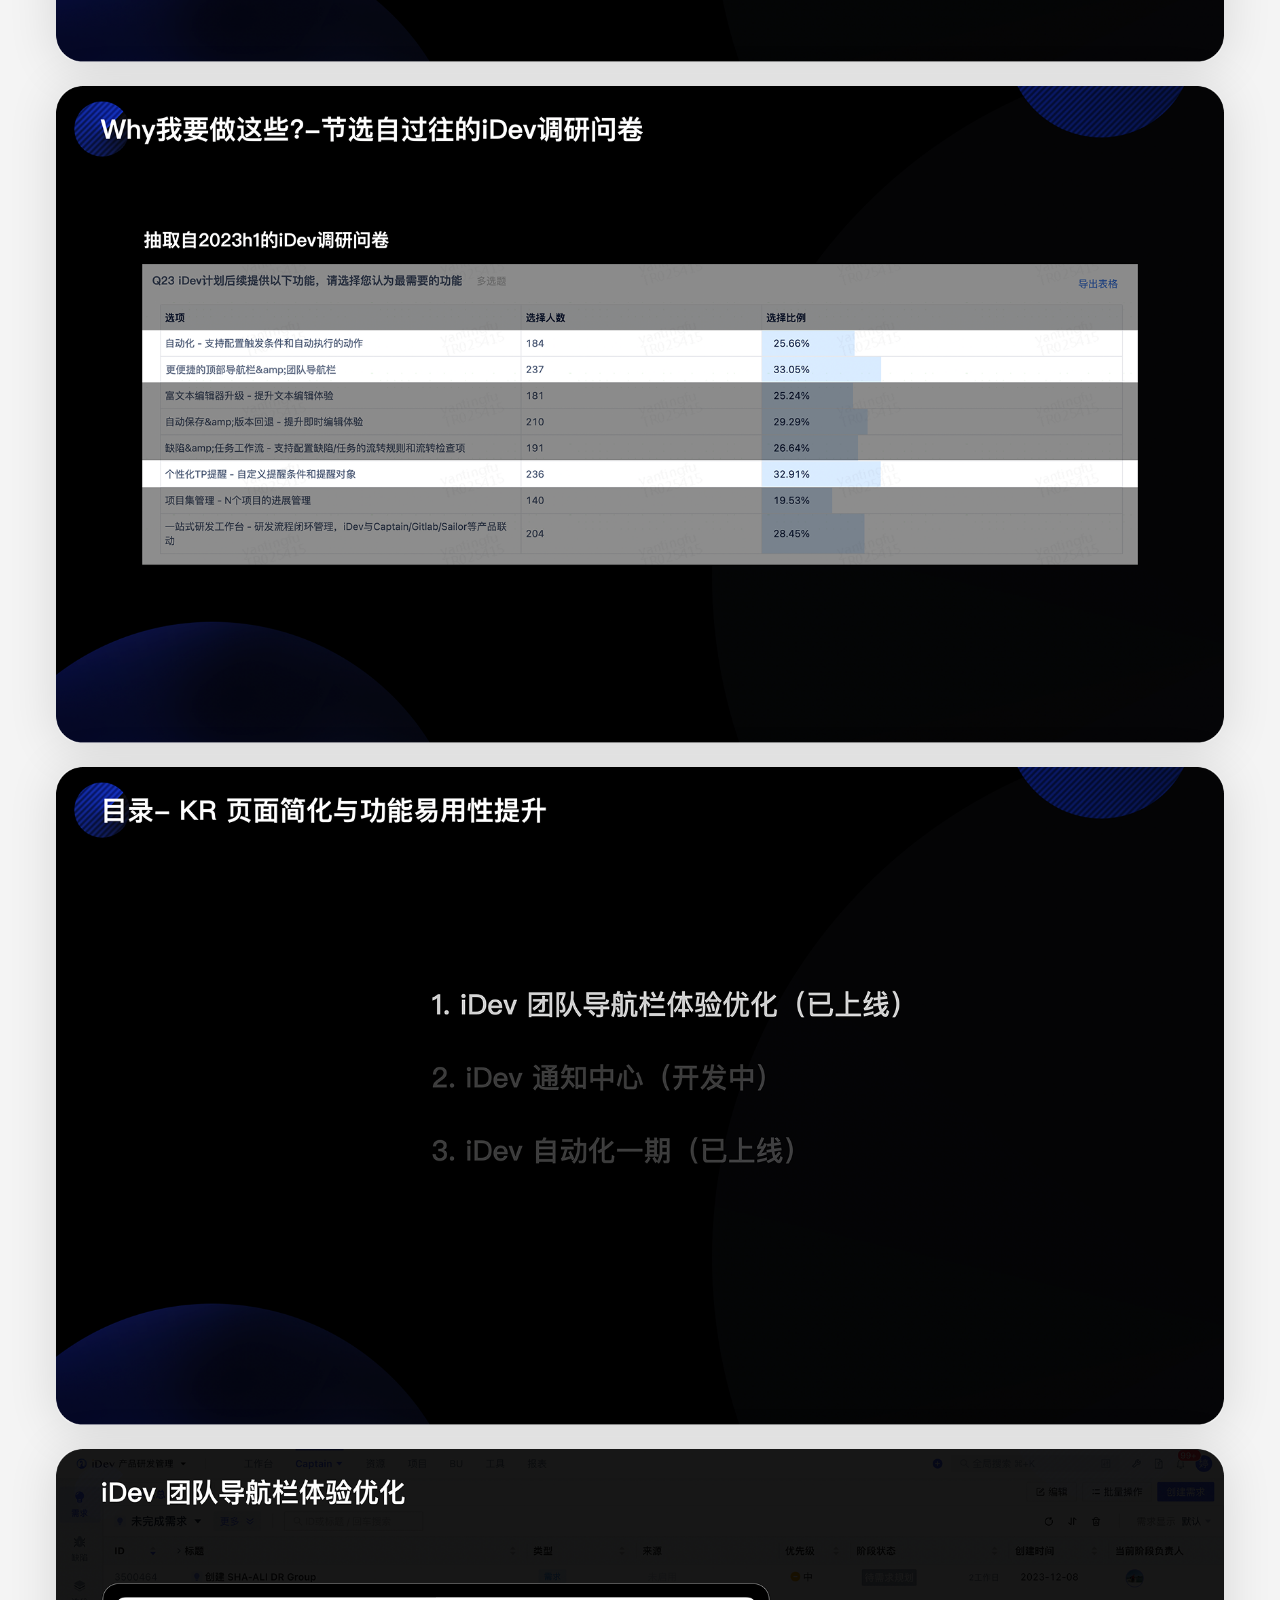
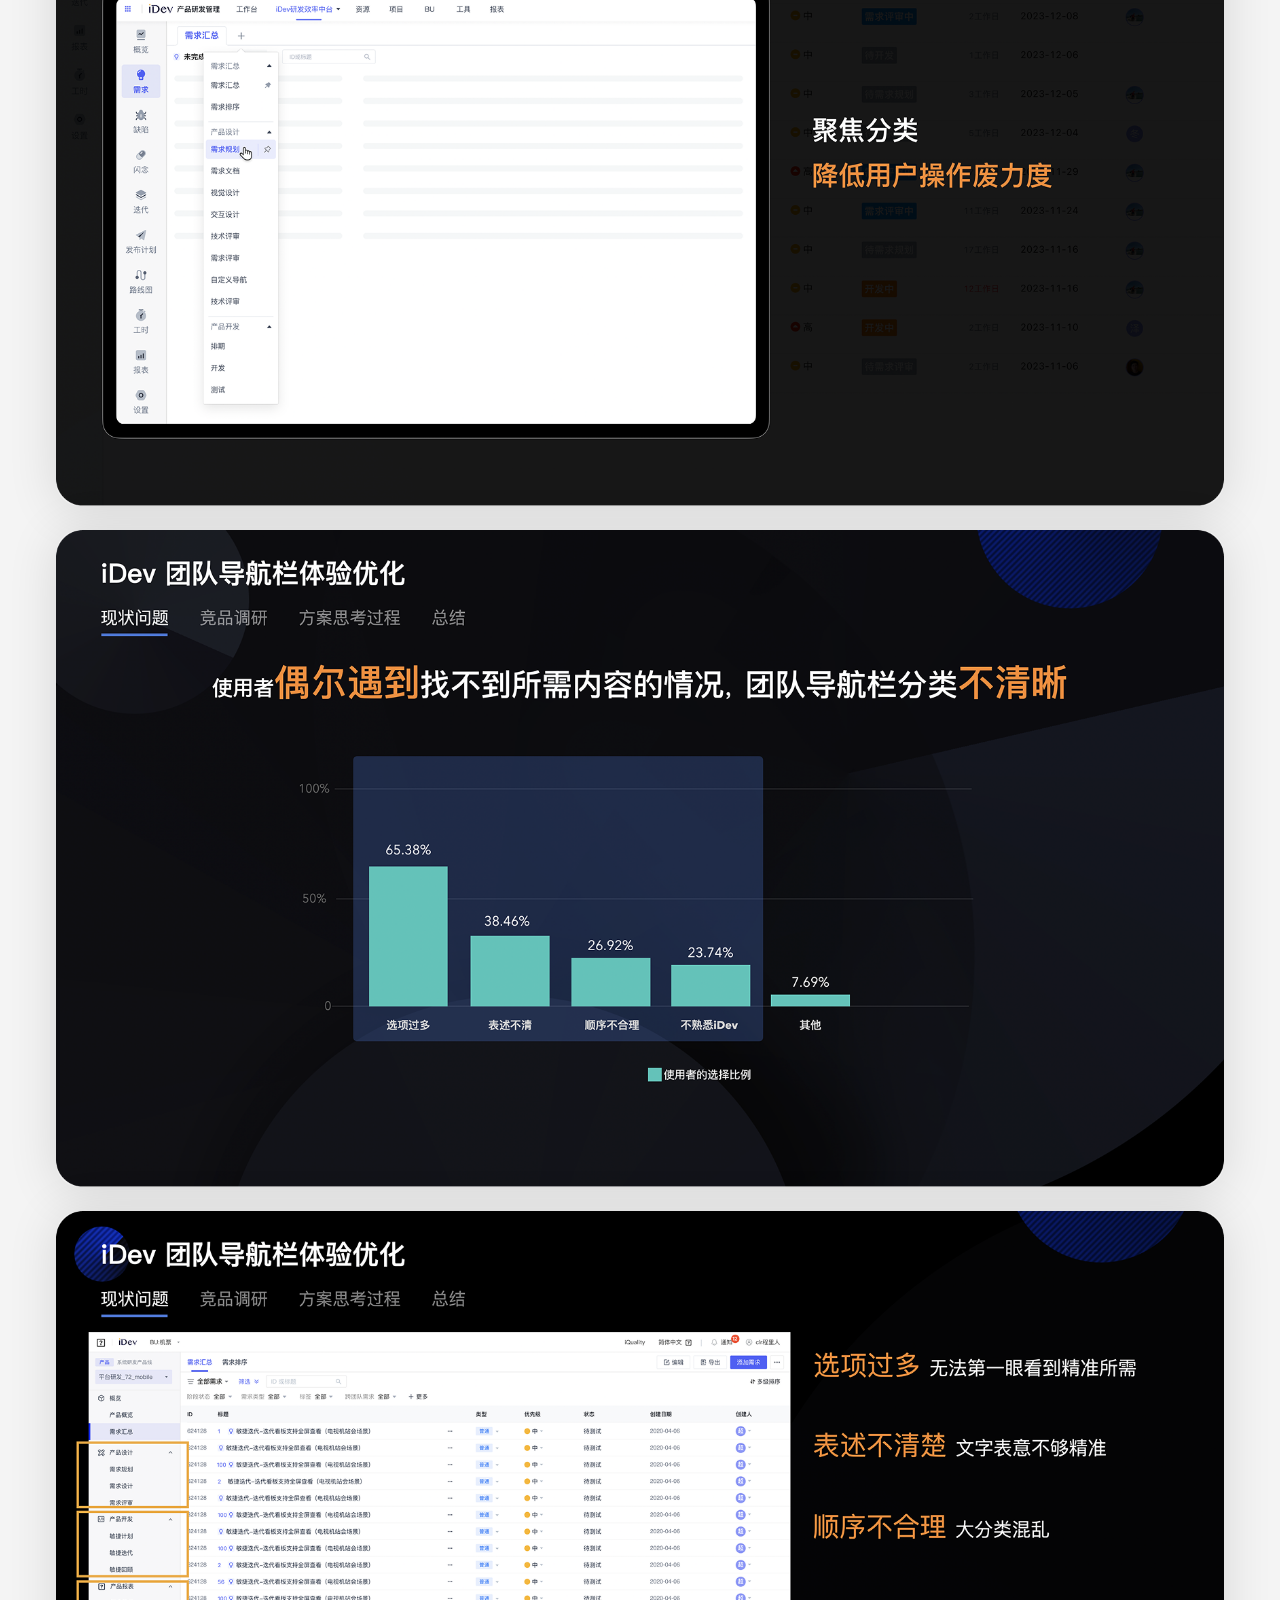
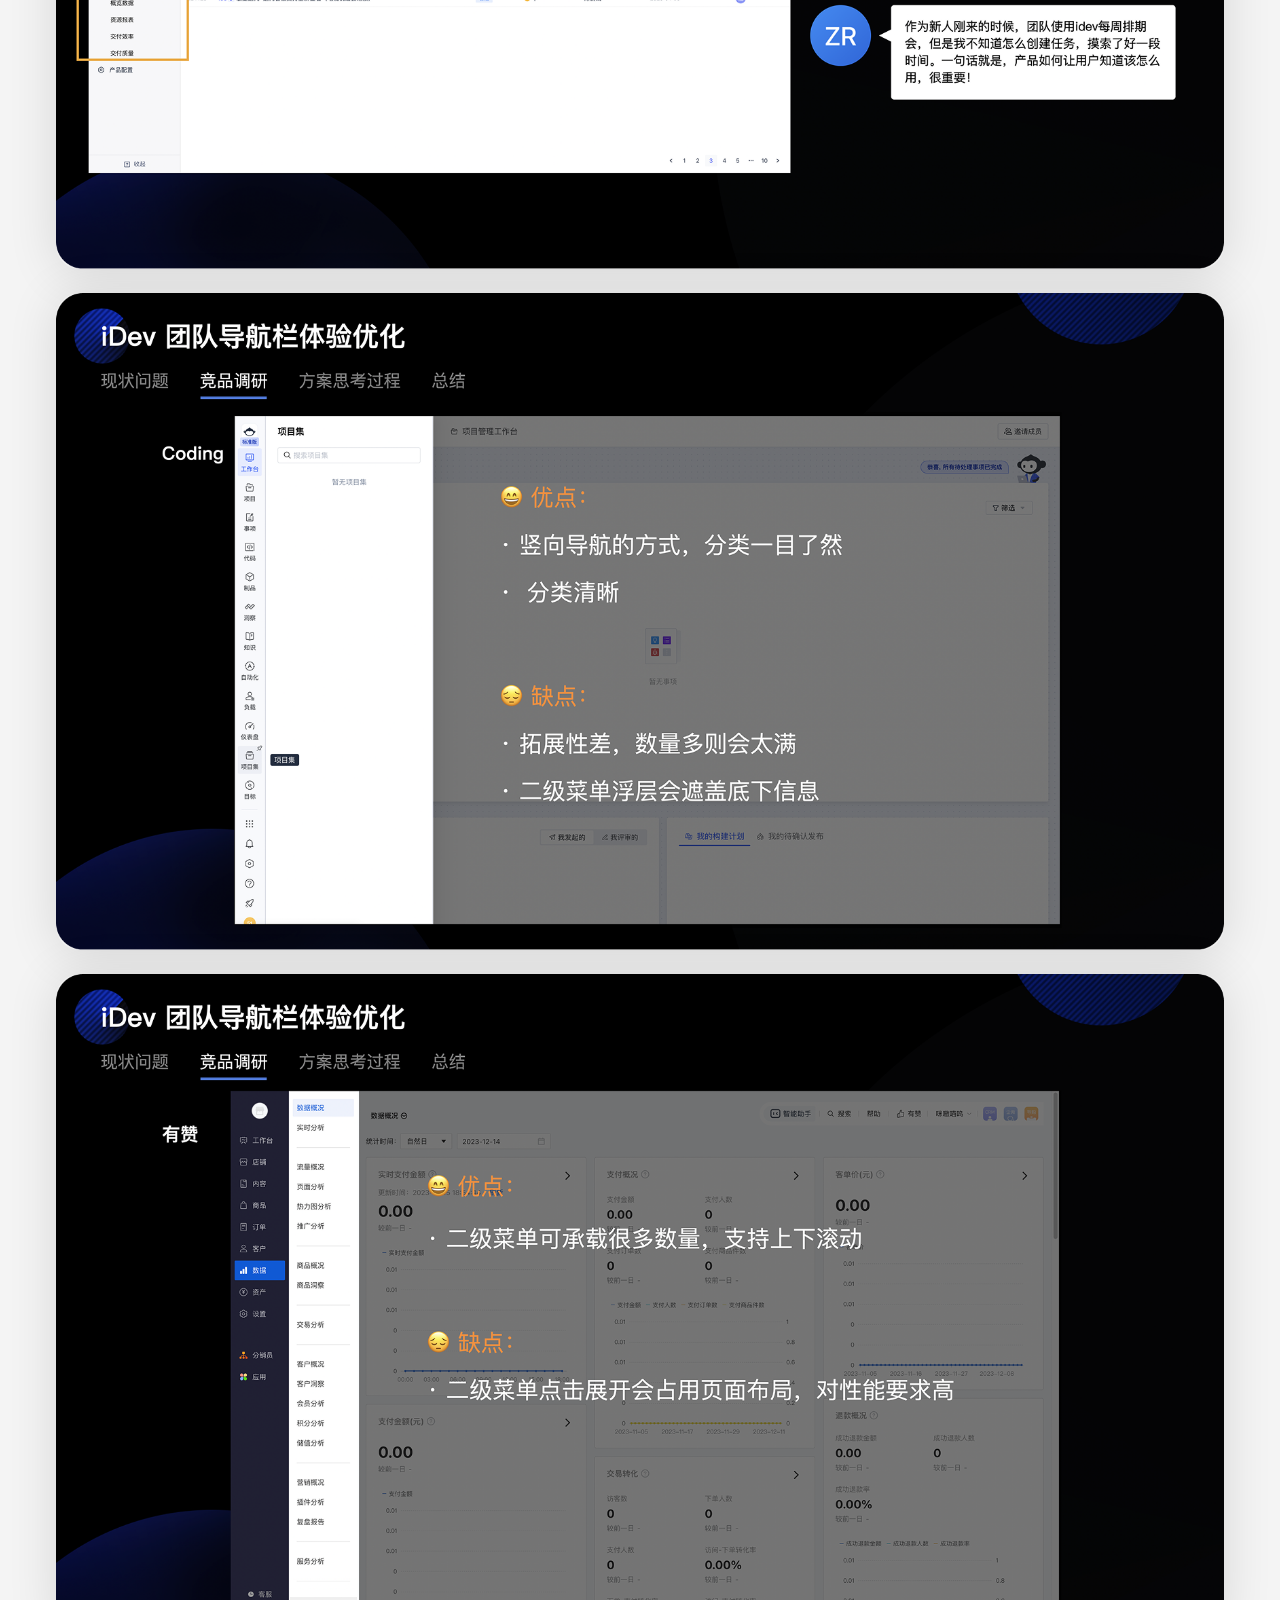
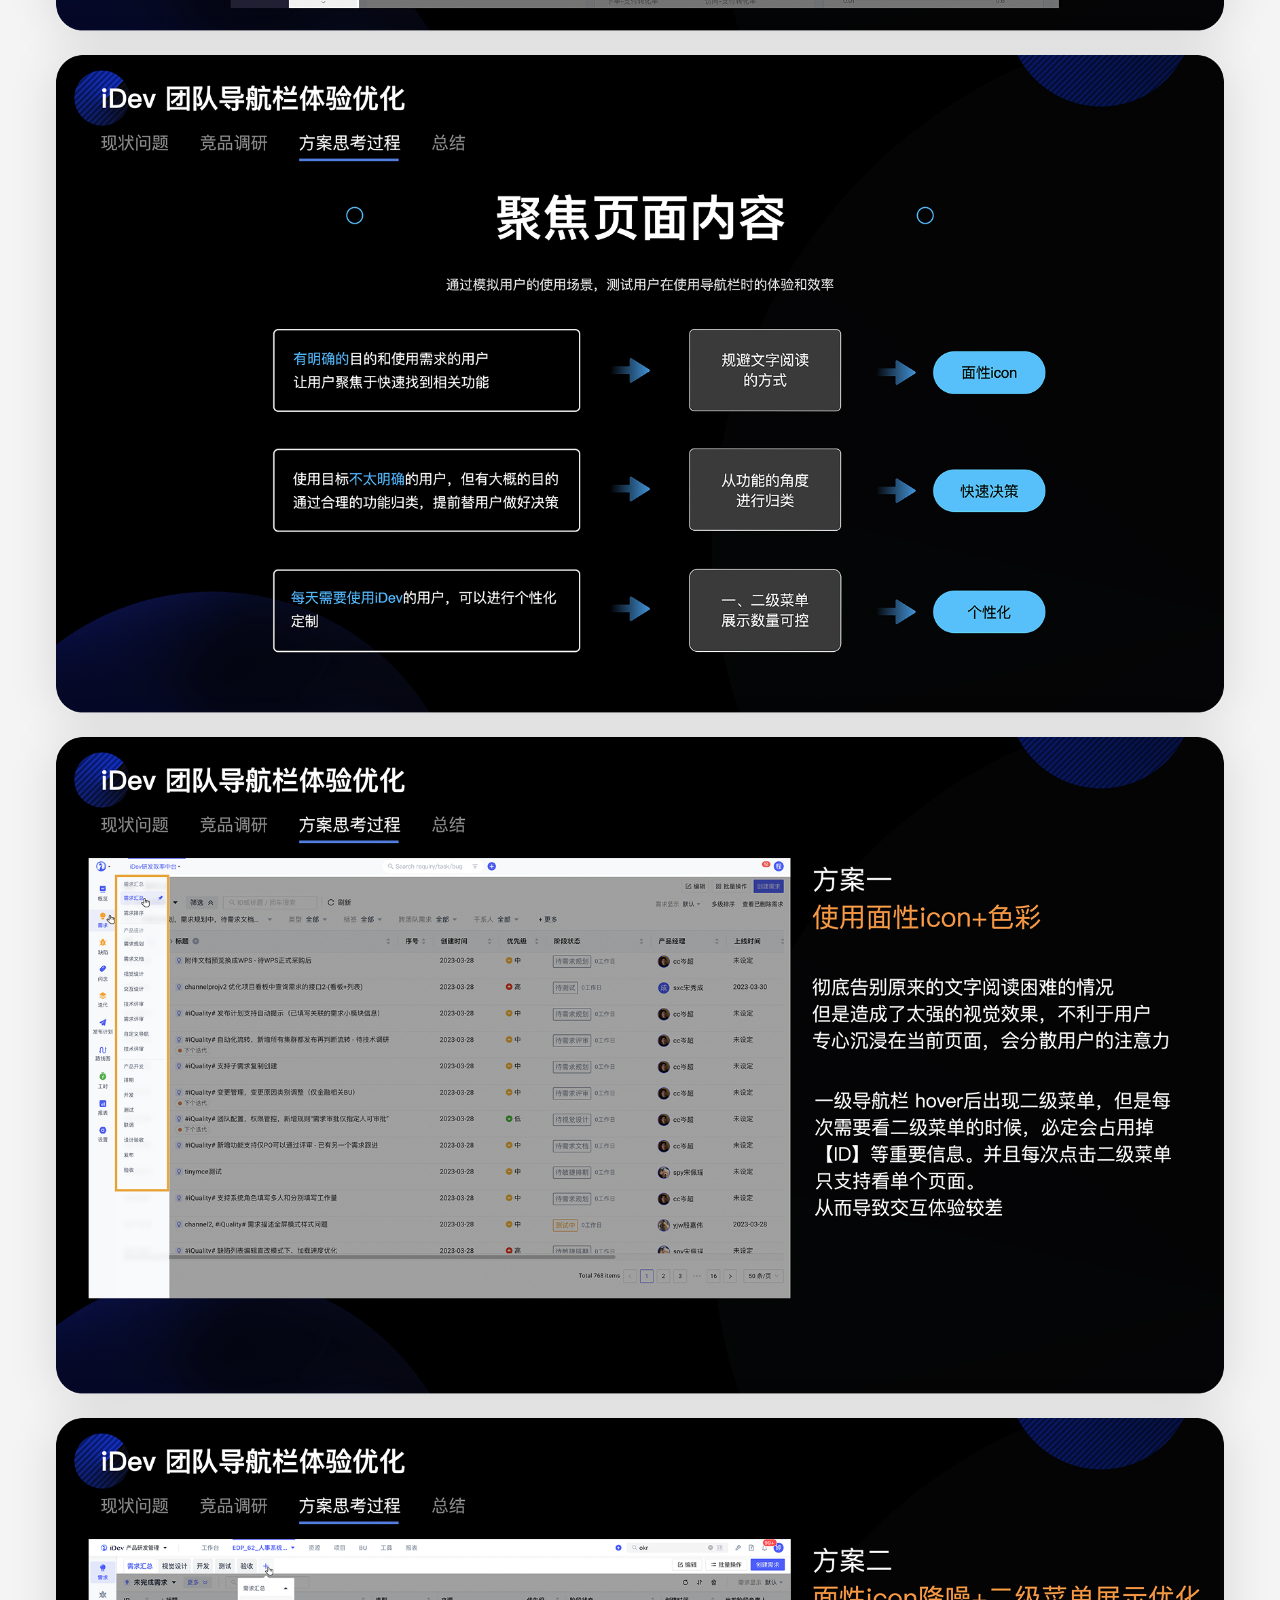
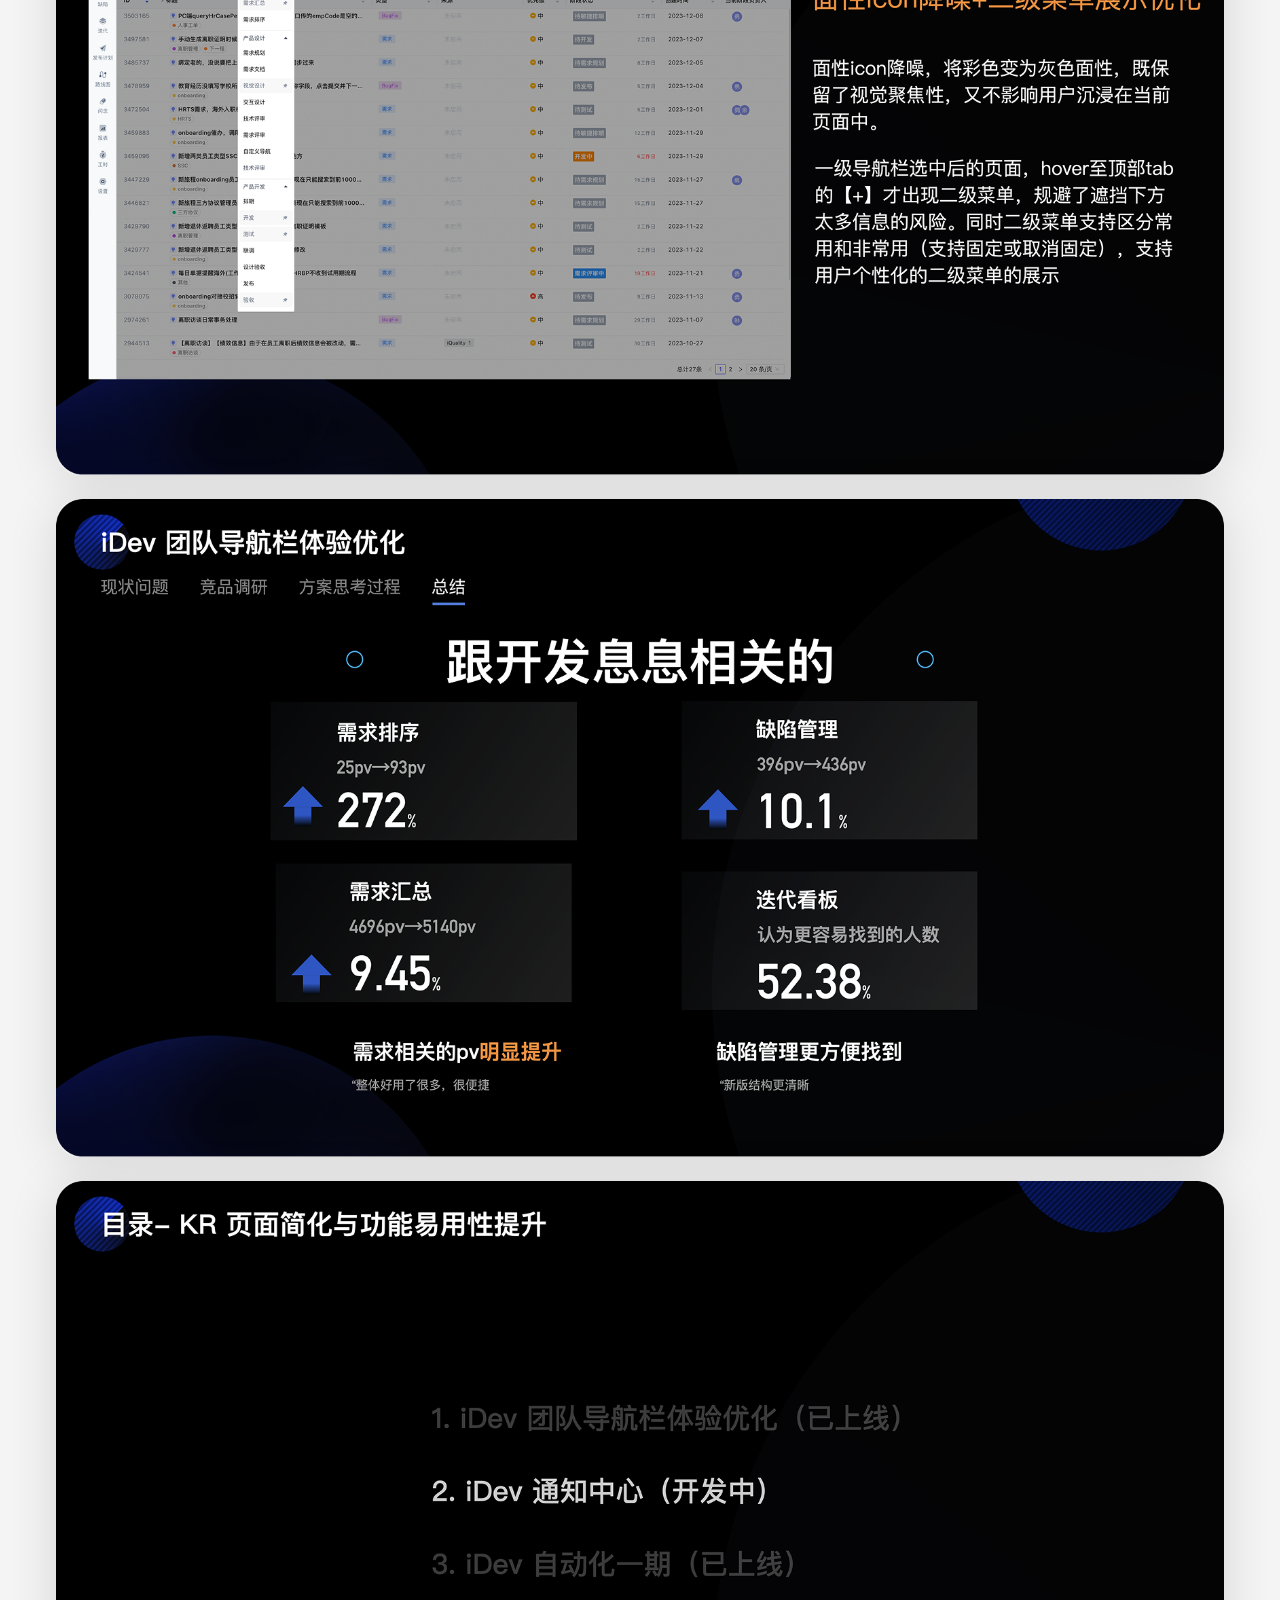
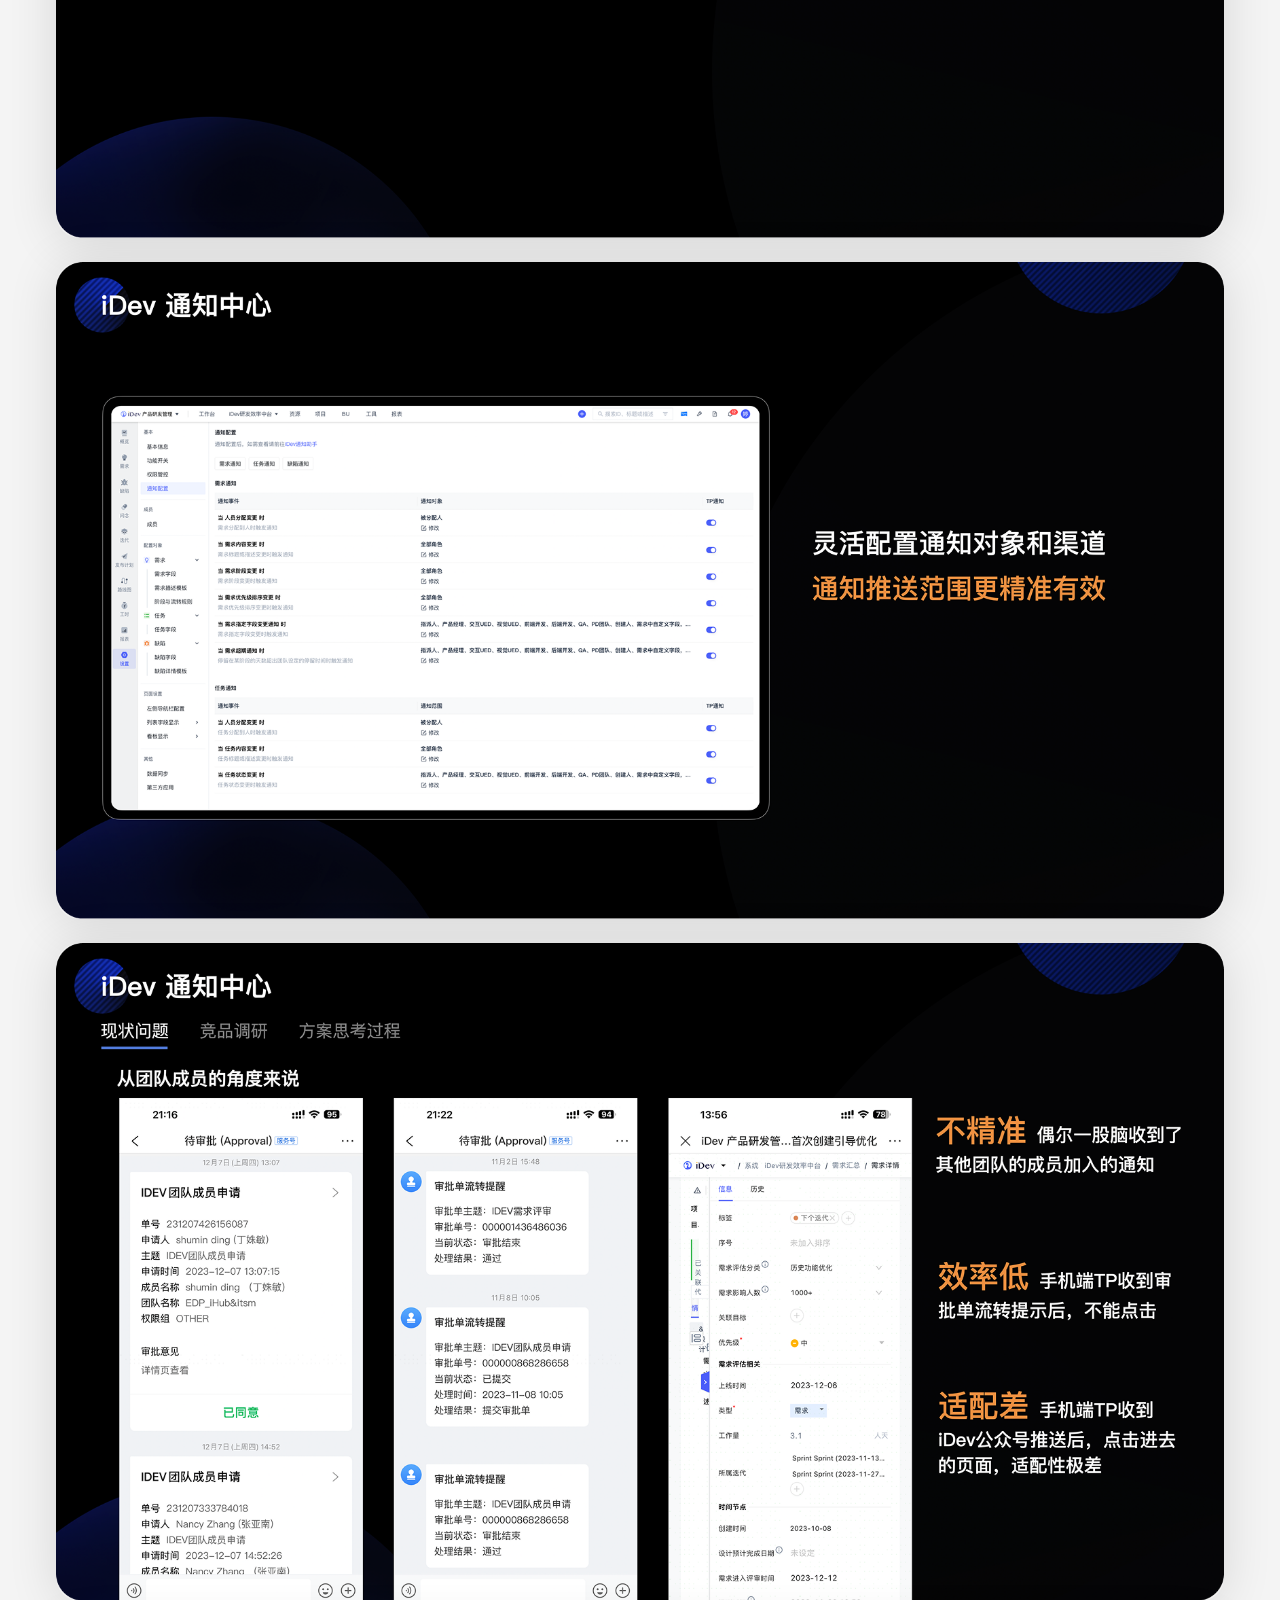
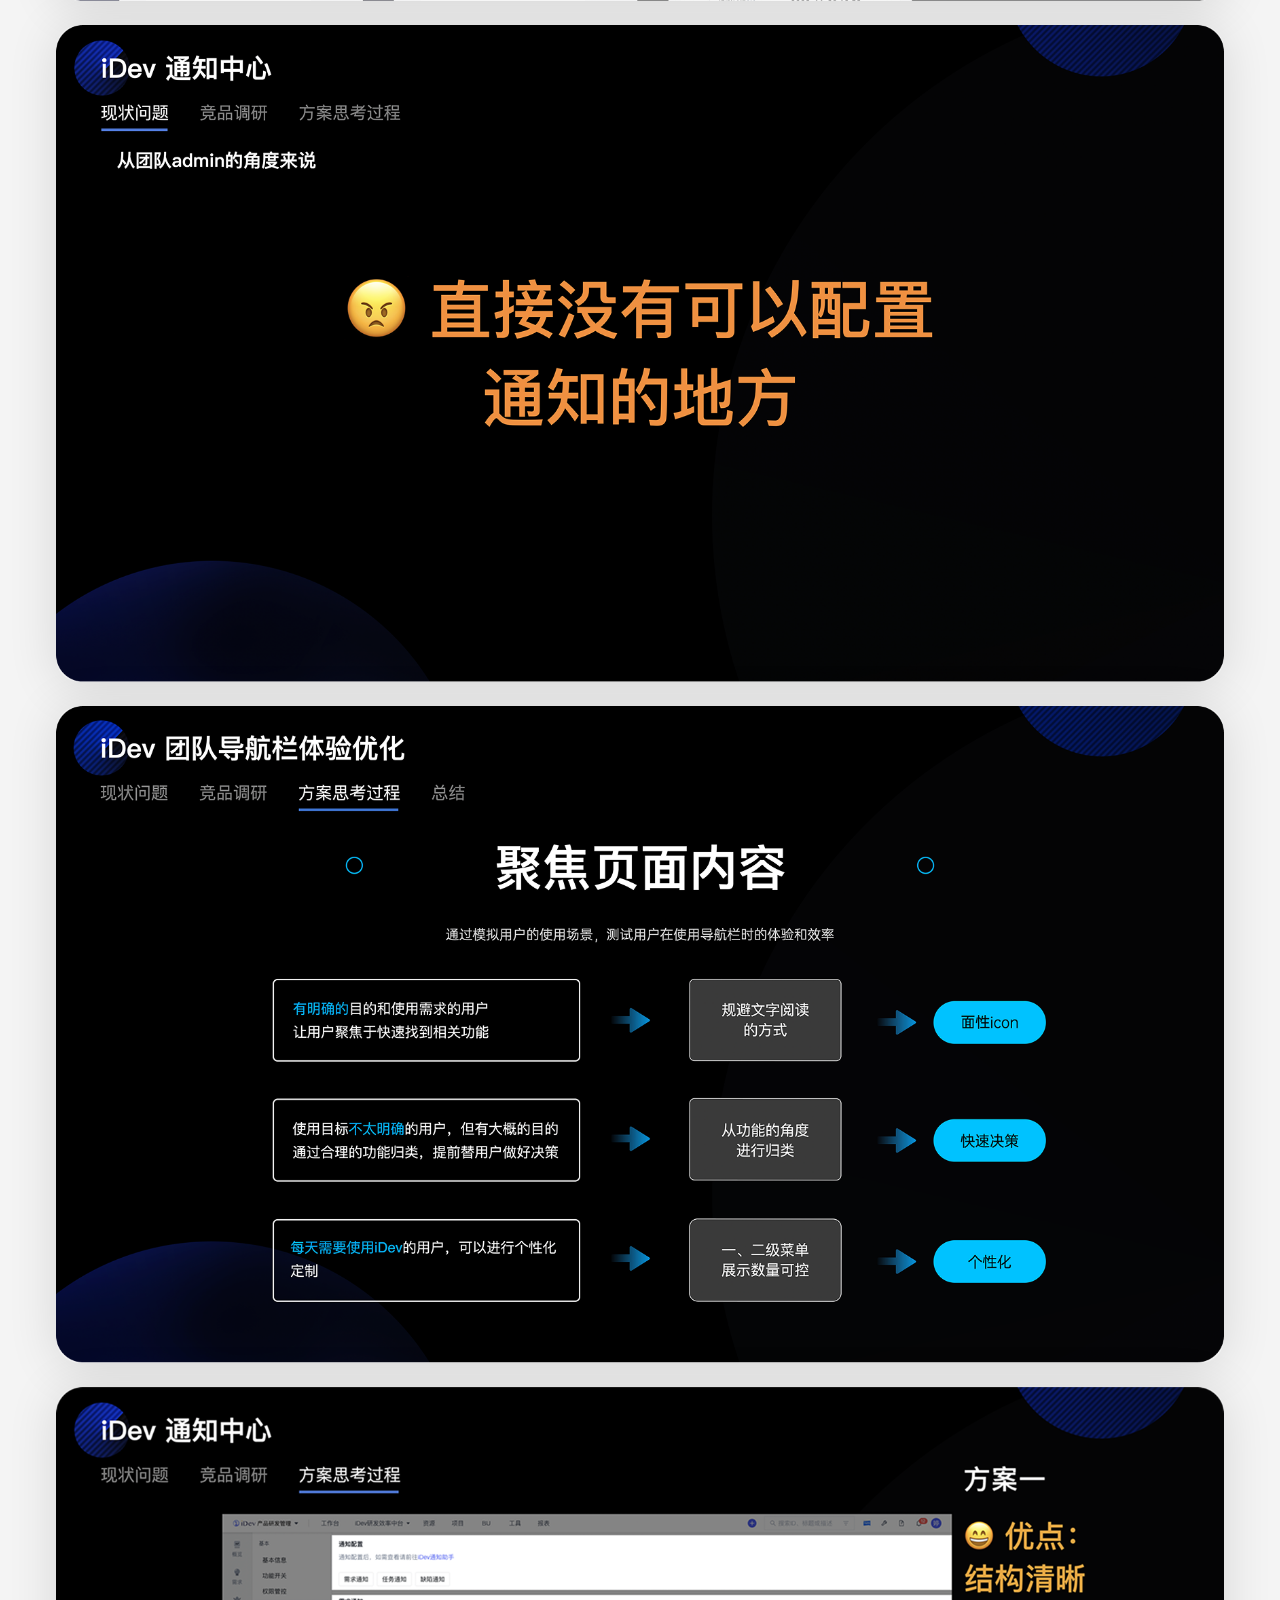
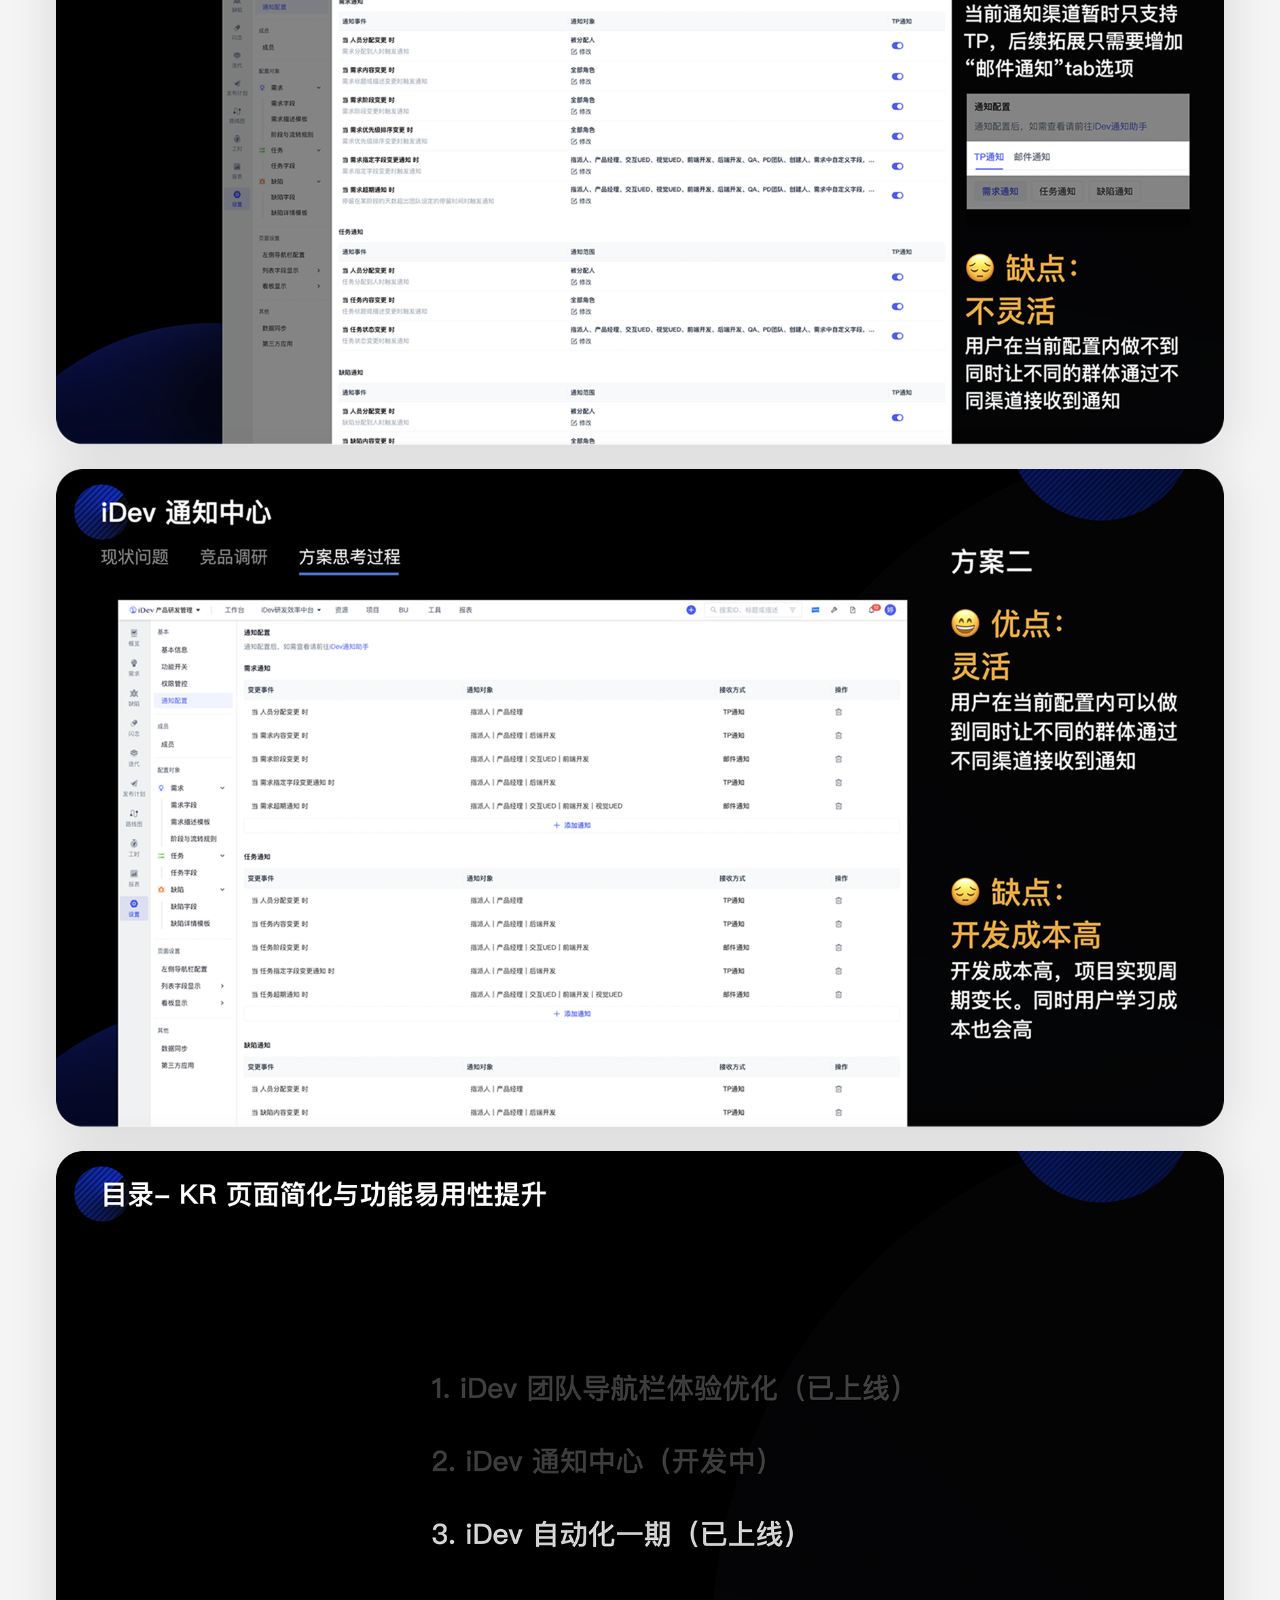
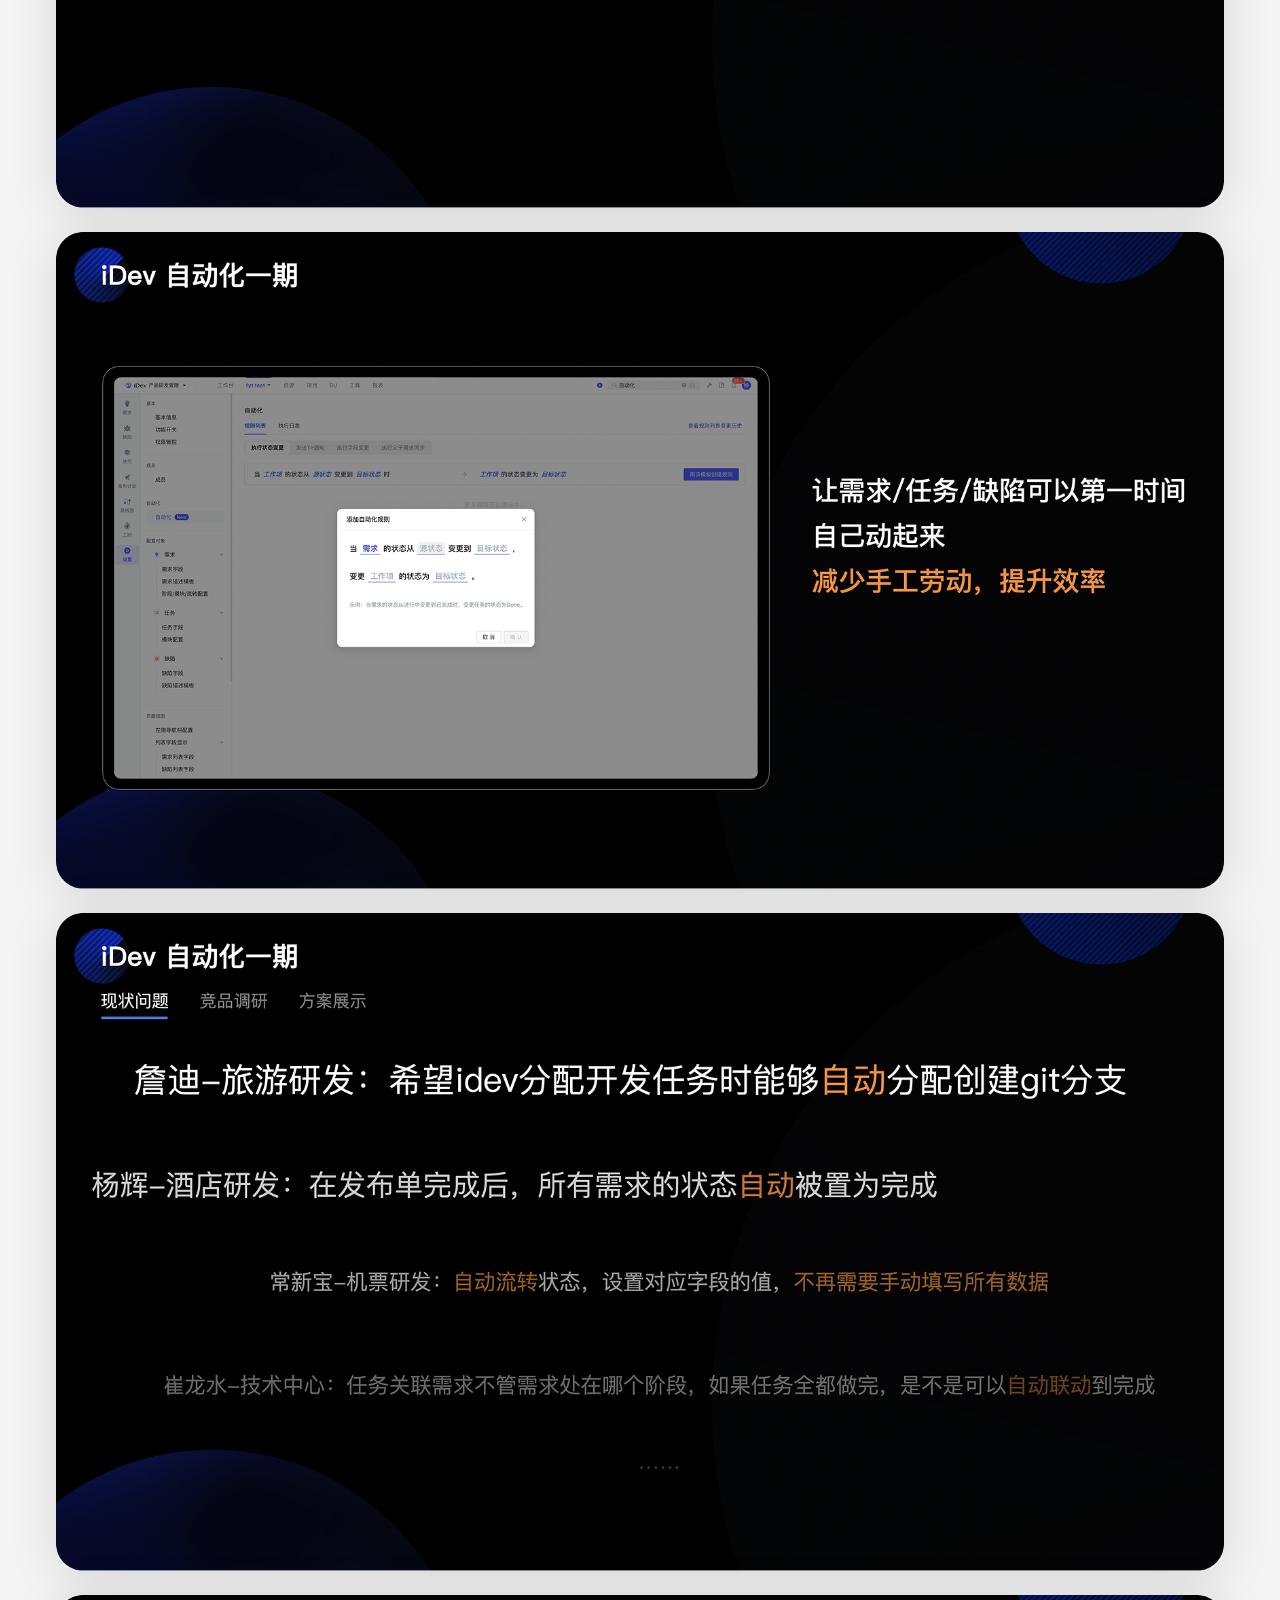
<file: idev-uiux.html>
<!doctype html>
<html lang="zh-CN">
  <head>
    <meta charset="UTF-8" />
    <meta name="viewport" content="width=device-width, initial-scale=1.0" />
    <title>携程集团iDev研发效率中台迭代及系统全新升级UX/UI - 傅嫣婷作品集</title>
    <meta name="description" content="携程集团iDev研发效率中台迭代及系统全新升级UX/UI，精选日常优化案例分析。" />
    <link rel="stylesheet" href="./styles.css" />
  </head>
  <body class="portfolio-page case-page">
    <div class="page-shell">
      <main class="case-main">
        <div class="canvas case-container">
          <a class="case-return-btn-top" href="./works.html" aria-label="返回至作品集">←</a>

          <section class="case-header">
            <h1>携程集团iDev研发效率中台迭代及系统全新升级UX/UI</h1>
            <p>精选日常优化案例分析</p>
            <div class="case-tags">
              <span>To B</span>
              <span>PC</span>
            </div>
          </section>

          <section class="case-gallery">
            <img src="./assets/cases/idev-uiux/1.png" alt="iDev 研发效率中台 UI/UX 展示 1" />
            <img src="./assets/cases/idev-uiux/2.png" alt="iDev 研发效率中台 UI/UX 展示 2" />
            <img src="./assets/cases/idev-uiux/3.png" alt="iDev 研发效率中台 UI/UX 展示 3" />
            <img src="./assets/cases/idev-uiux/4.png" alt="iDev 研发效率中台 UI/UX 展示 4" />
            <img src="./assets/cases/idev-uiux/5.png" alt="iDev 研发效率中台 UI/UX 展示 5" />
            <img src="./assets/cases/idev-uiux/6.png" alt="iDev 研发效率中台 UI/UX 展示 6" />
            <img src="./assets/cases/idev-uiux/7.png" alt="iDev 研发效率中台 UI/UX 展示 7" />
            <img src="./assets/cases/idev-uiux/8.png" alt="iDev 研发效率中台 UI/UX 展示 8" />
            <img src="./assets/cases/idev-uiux/9.png" alt="iDev 研发效率中台 UI/UX 展示 9" />
            <img src="./assets/cases/idev-uiux/10.png" alt="iDev 研发效率中台 UI/UX 展示 10" />
            <img src="./assets/cases/idev-uiux/11.png" alt="iDev 研发效率中台 UI/UX 展示 11" />
            <img src="./assets/cases/idev-uiux/12.png" alt="iDev 研发效率中台 UI/UX 展示 12" />
            <img src="./assets/cases/idev-uiux/13.png" alt="iDev 研发效率中台 UI/UX 展示 13" />
            <img src="./assets/cases/idev-uiux/14.png" alt="iDev 研发效率中台 UI/UX 展示 14" />
            <img src="./assets/cases/idev-uiux/15.png" alt="iDev 研发效率中台 UI/UX 展示 15" />
            <img src="./assets/cases/idev-uiux/16.png" alt="iDev 研发效率中台 UI/UX 展示 16" />
            <img src="./assets/cases/idev-uiux/17.png" alt="iDev 研发效率中台 UI/UX 展示 17" />
            <img src="./assets/cases/idev-uiux/18.png" alt="iDev 研发效率中台 UI/UX 展示 18" />
            <img src="./assets/cases/idev-uiux/19.png" alt="iDev 研发效率中台 UI/UX 展示 19" />
            <img src="./assets/cases/idev-uiux/20.png" alt="iDev 研发效率中台 UI/UX 展示 20" />
            <img src="./assets/cases/idev-uiux/21.png" alt="iDev 研发效率中台 UI/UX 展示 21" />
            <img src="./assets/cases/idev-uiux/22.png" alt="iDev 研发效率中台 UI/UX 展示 22" />
            <img src="./assets/cases/idev-uiux/23.png" alt="iDev 研发效率中台 UI/UX 展示 23" />
            <img src="./assets/cases/idev-uiux/24.png" alt="iDev 研发效率中台 UI/UX 展示 24" />
            <img src="./assets/cases/idev-uiux/25.png" alt="iDev 研发效率中台 UI/UX 展示 25" />
            <img src="./assets/cases/idev-uiux/26.png" alt="iDev 研发效率中台 UI/UX 展示 26" />
            <img src="./assets/cases/idev-uiux/27.png" alt="iDev 研发效率中台 UI/UX 展示 27" />
          </section>

          <div class="case-back-wrap">
            <a class="case-back-btn" href="./works.html">返回至【作品集】 <span>→</span></a>
          </div>
        </div>
      </main>

      <footer class="footer">
        <div class="canvas">
          <p class="footer-text">
            我目前正在寻找新的工作机会。有兴趣讨论设计、分享想法或探索产品设计的创新吗？请随时联系我。
          </p>
          <div class="contacts">
            <a href="tel:+8613918377312">+86 13918377312</a>
            <a href="mailto:514101706@qq.com">514101706@qq.com</a>
          </div>
          <img src="./assets/home/erweima.png" alt="微信二维码" class="qrcode" />
          <p class="qrcode-note">添加微信时请备注您的公司名称</p>
        </div>
      </footer>
    </div>
  </body>
</html>
</file>
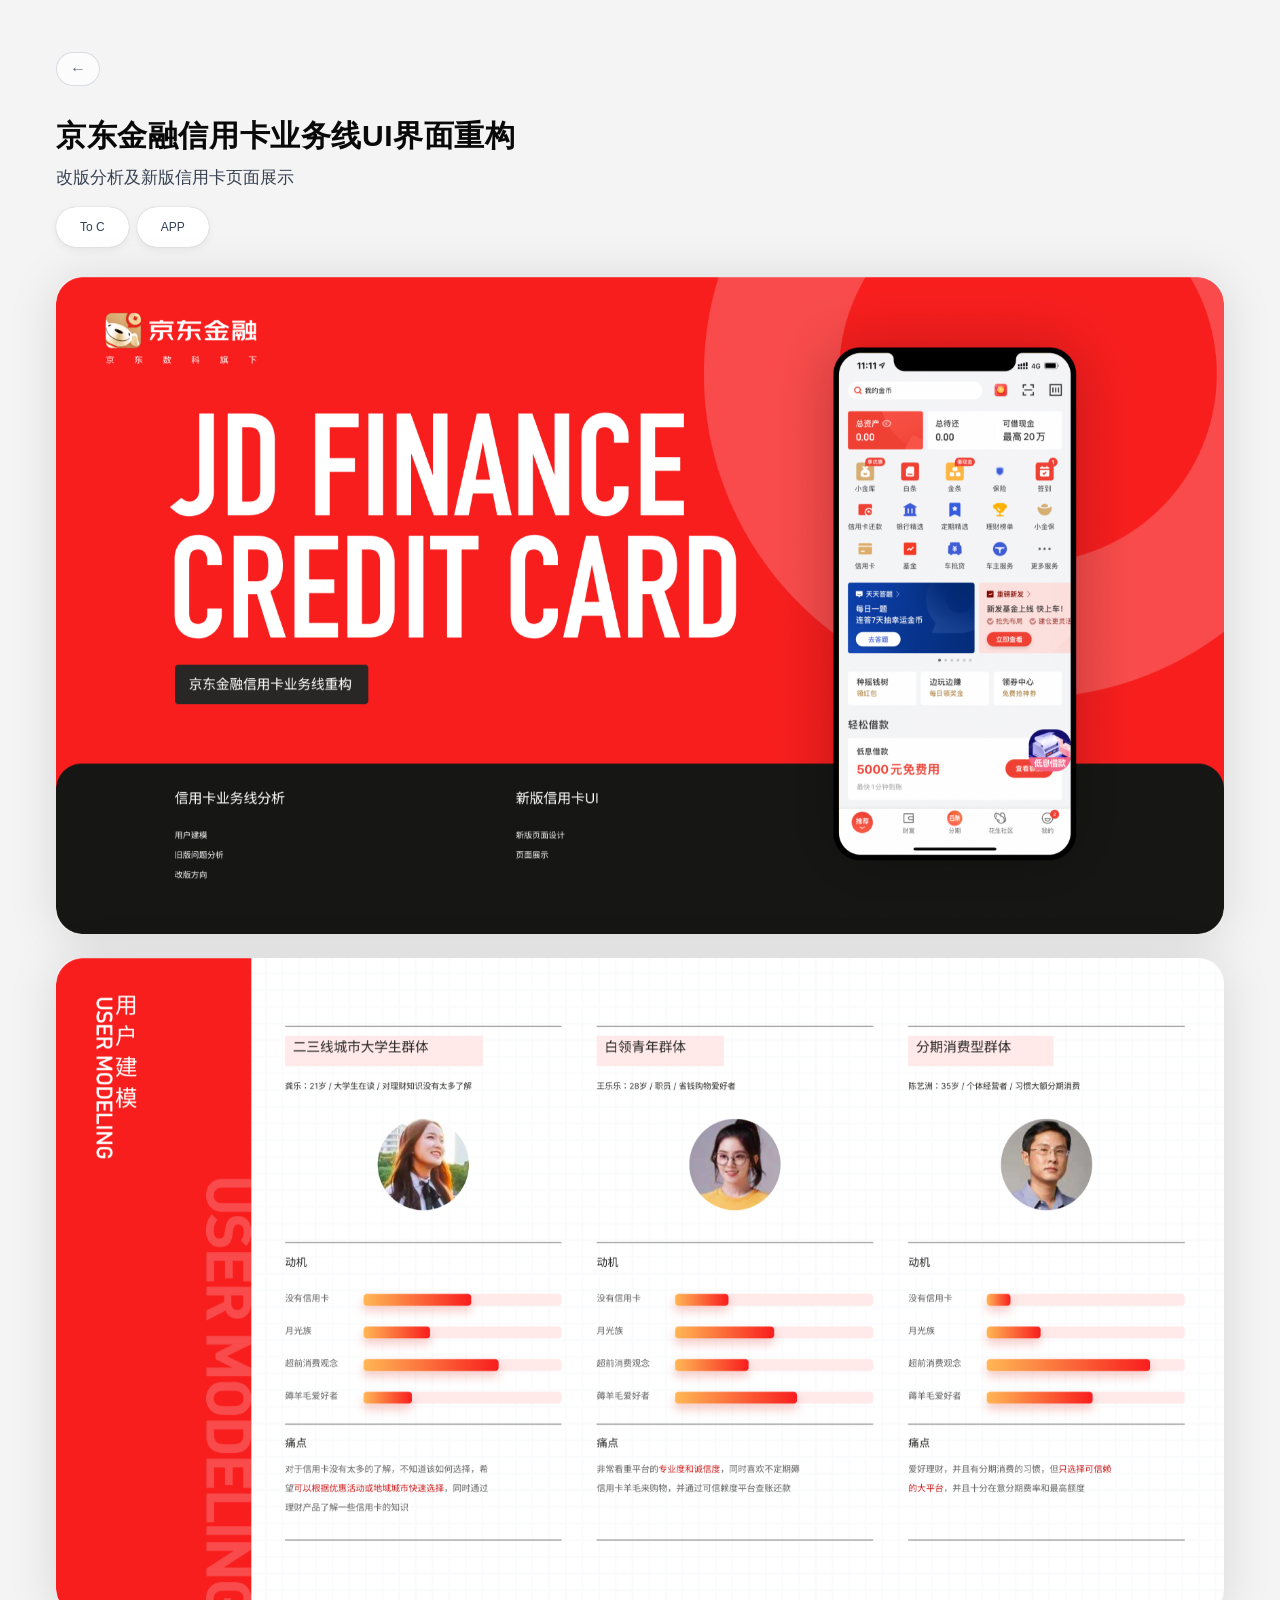
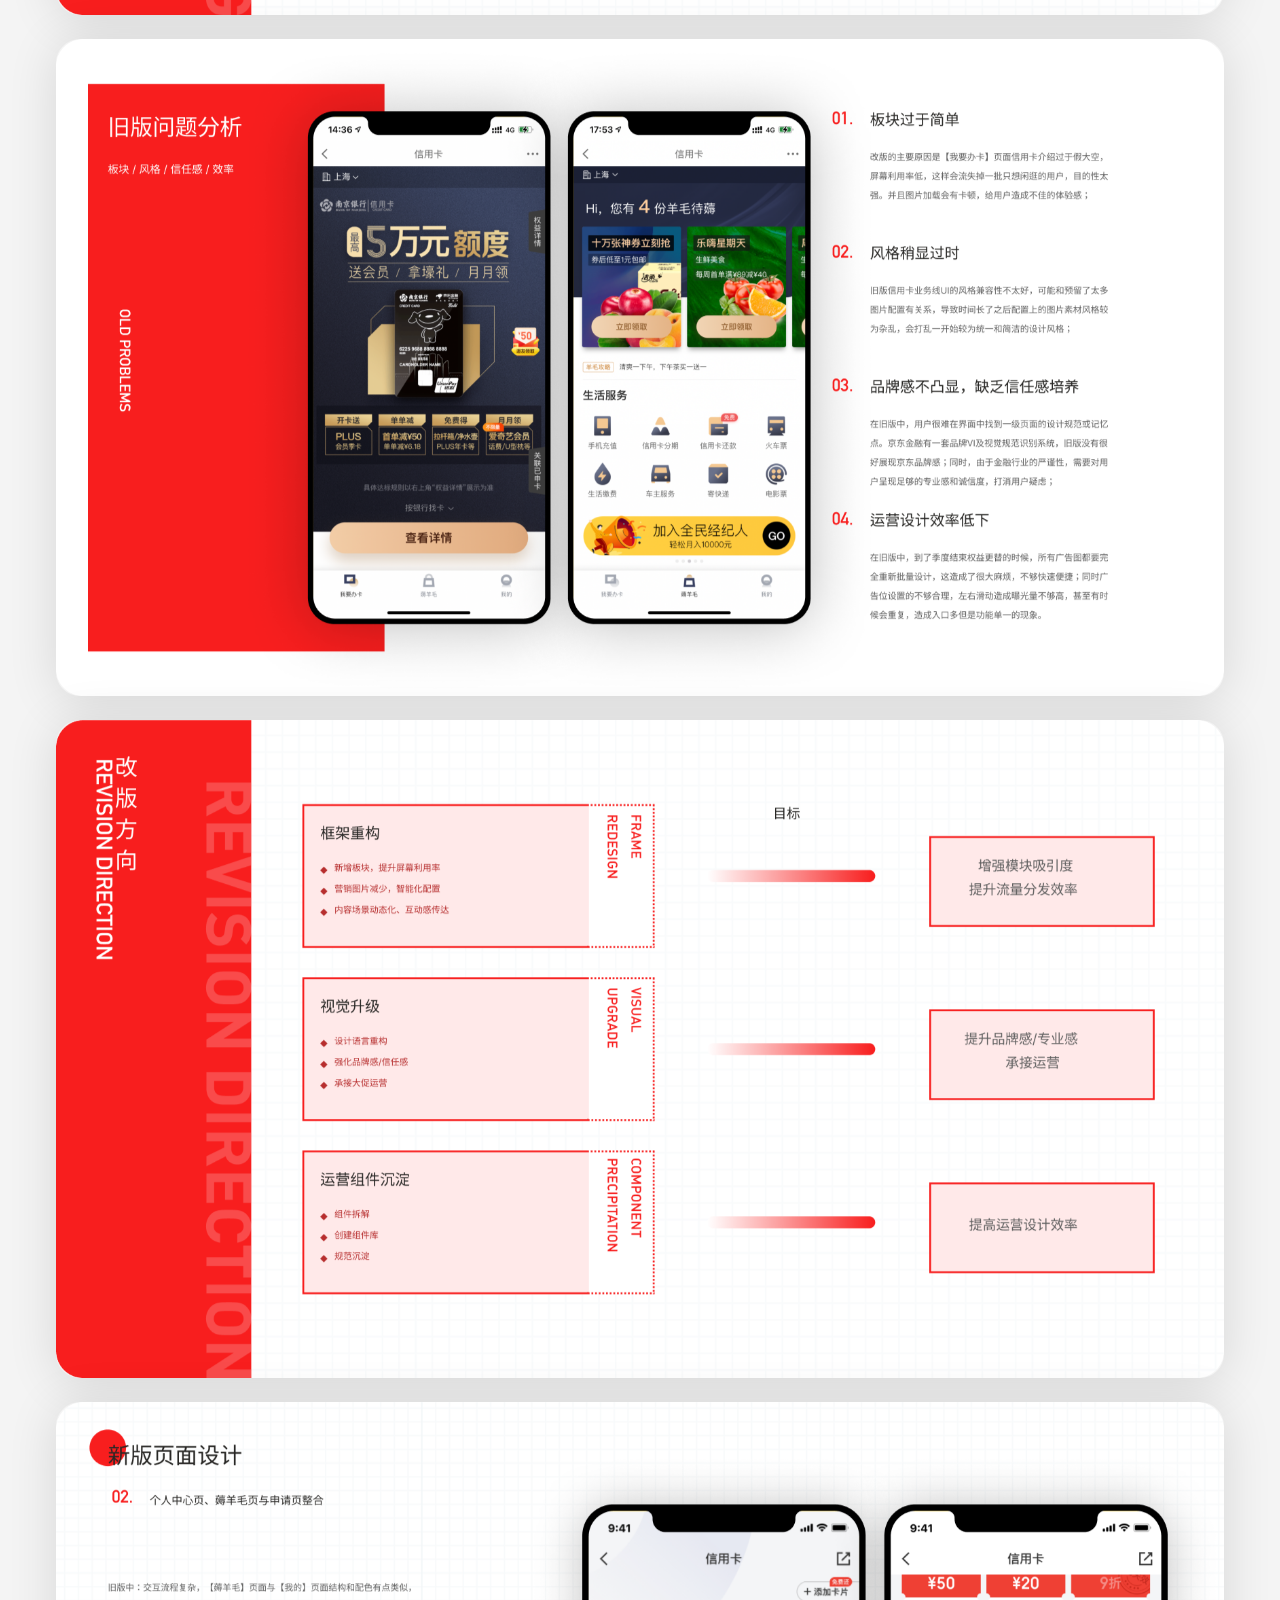
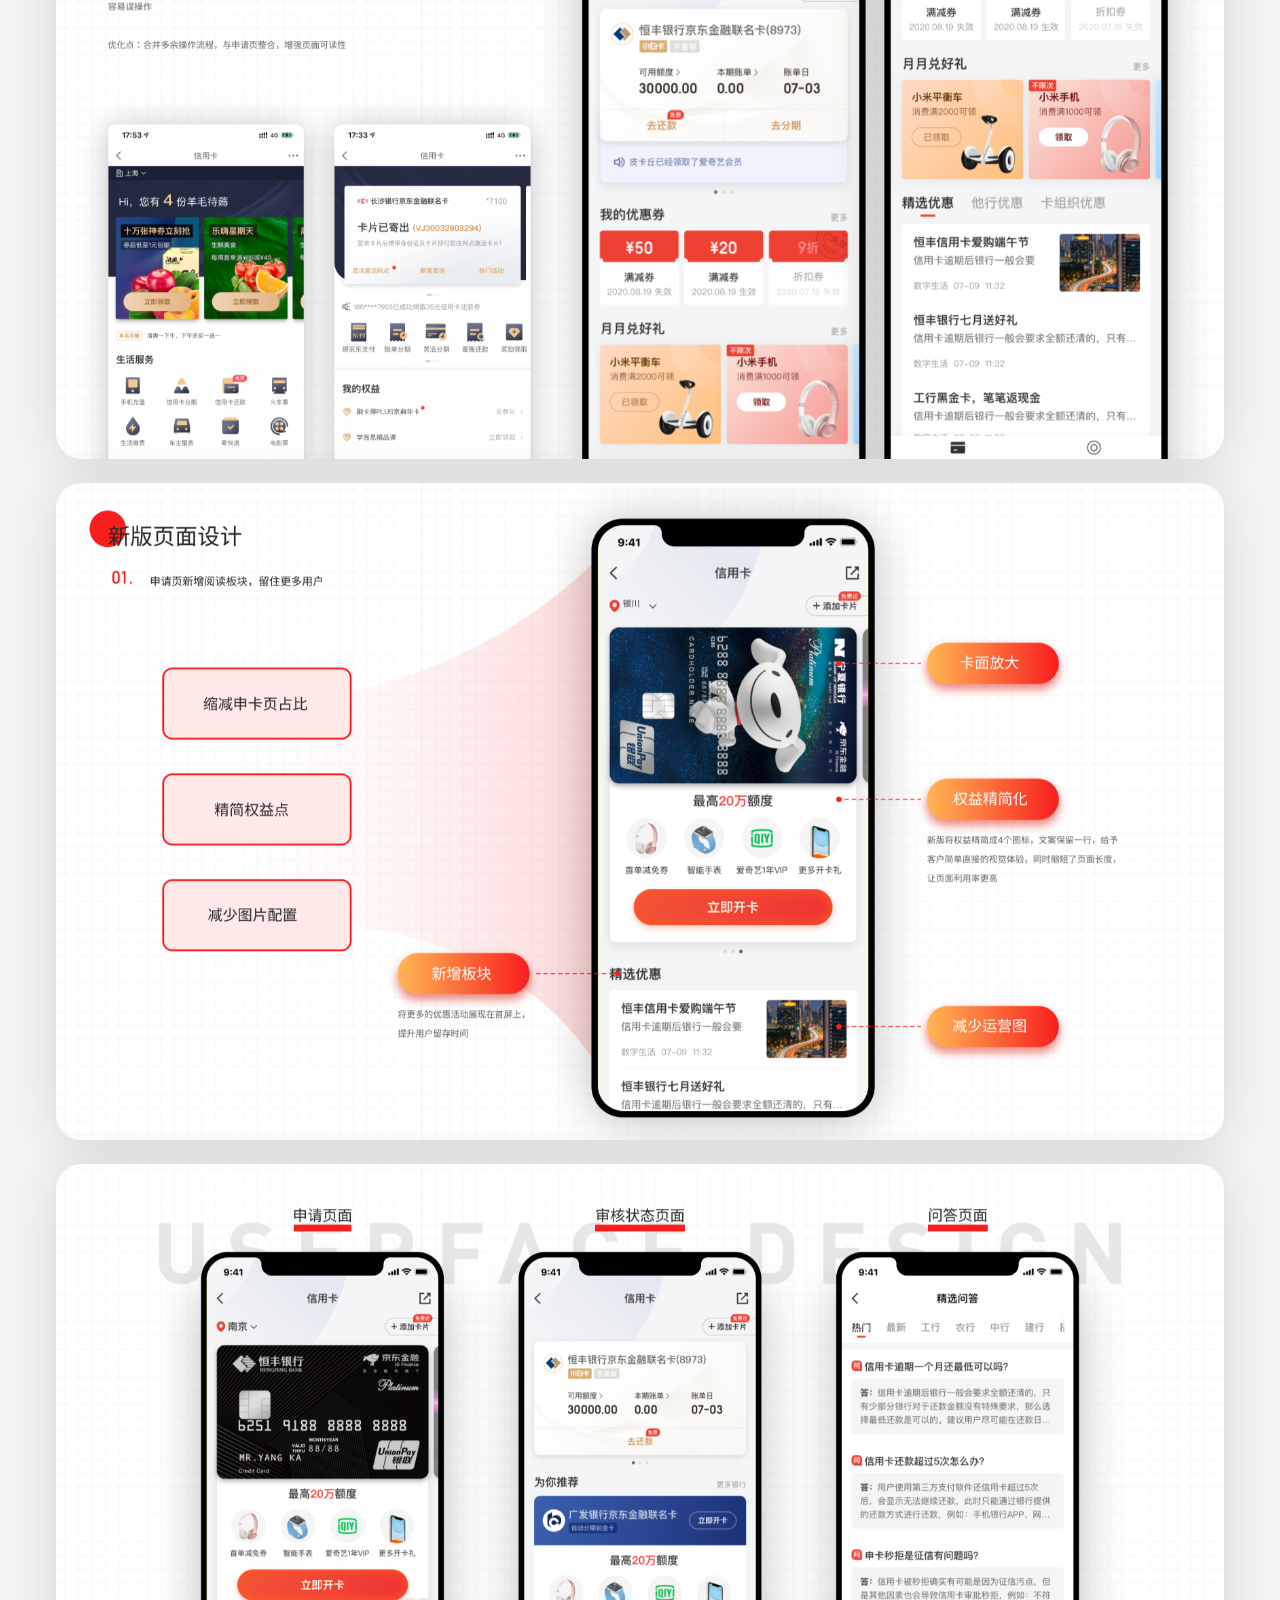
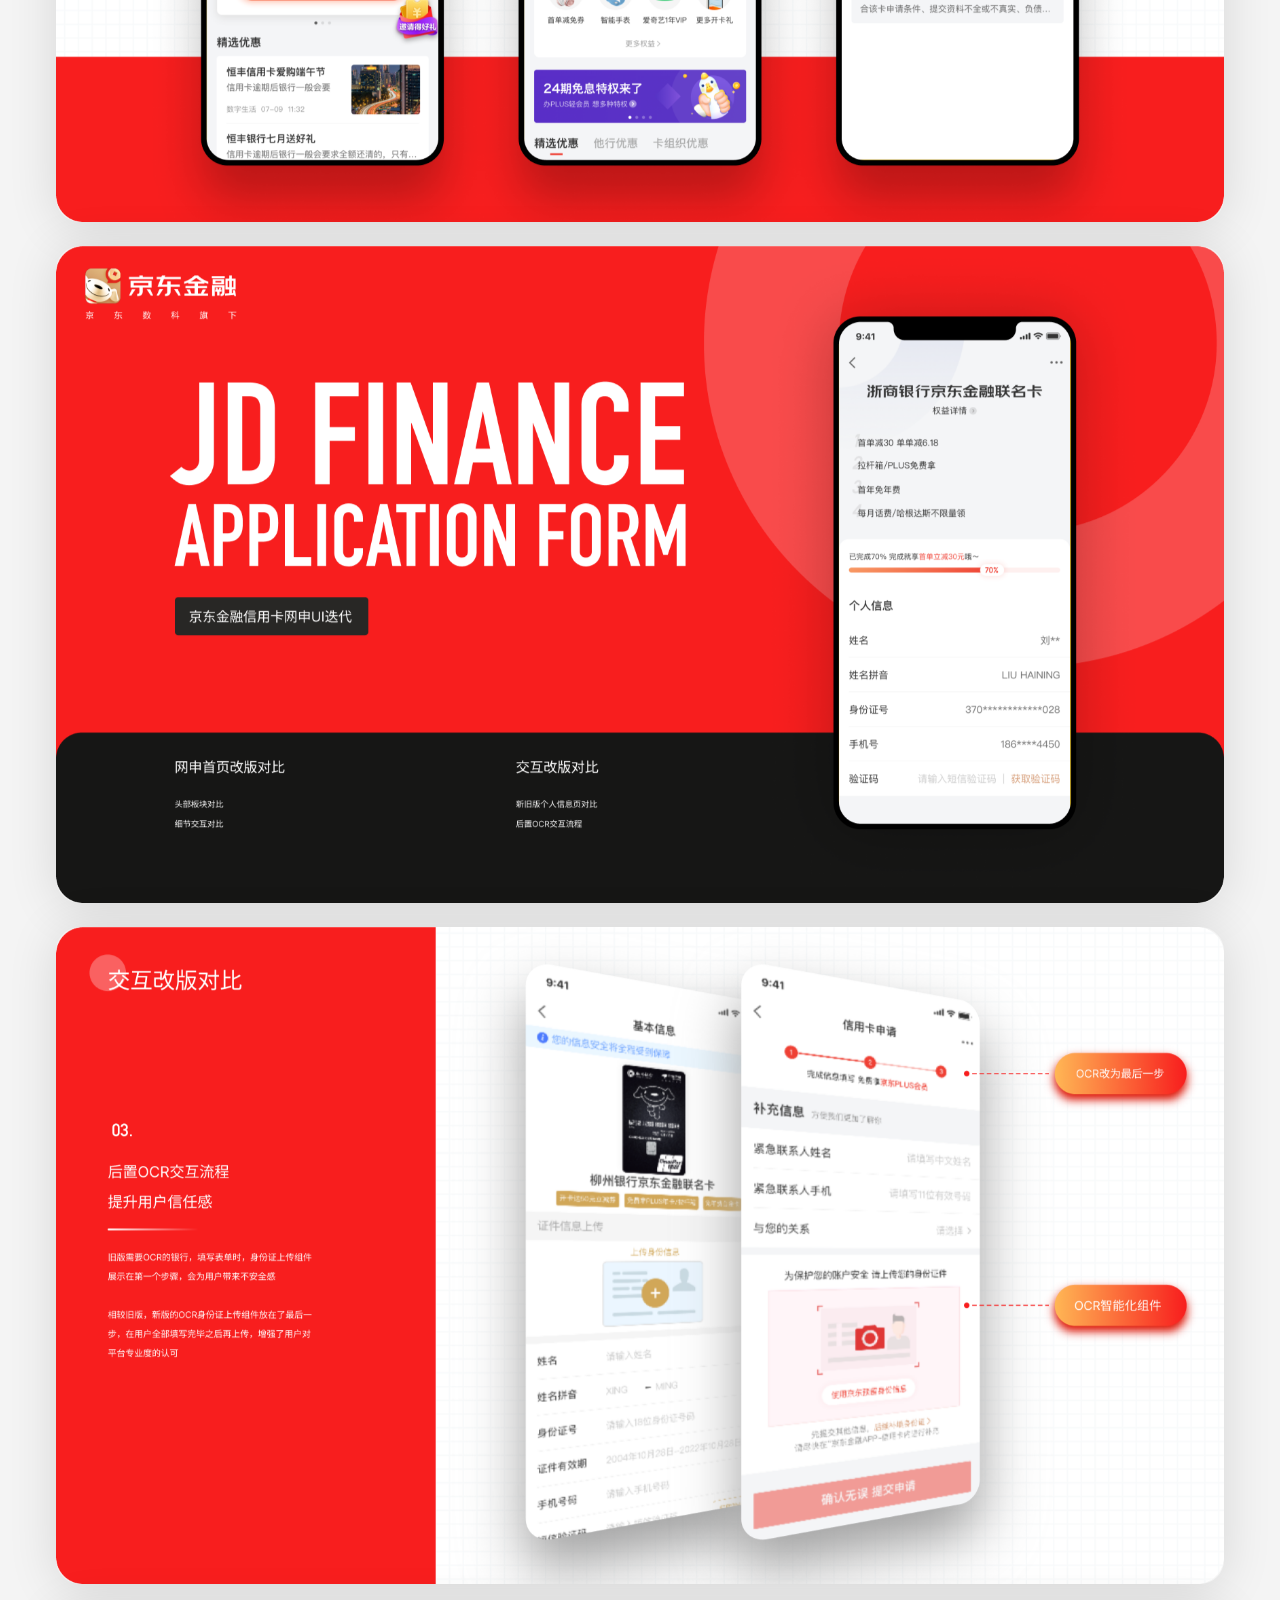
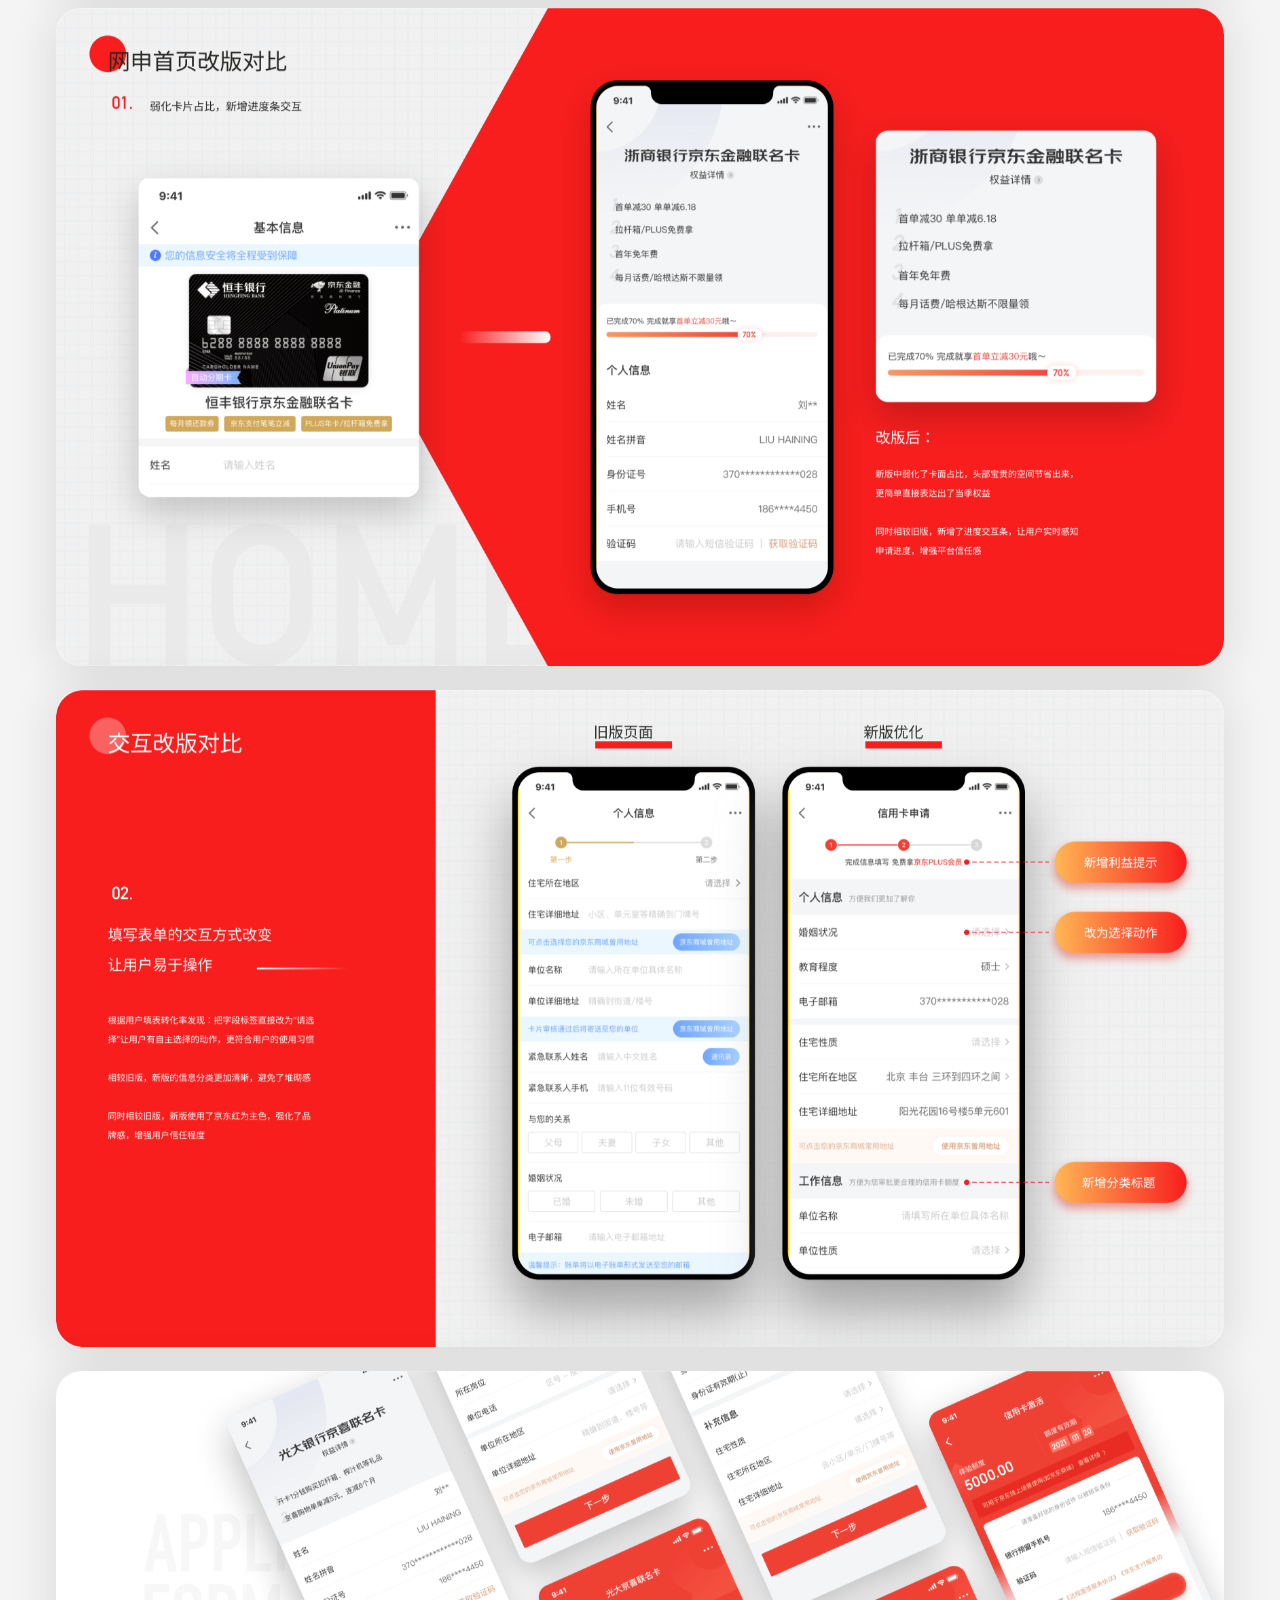
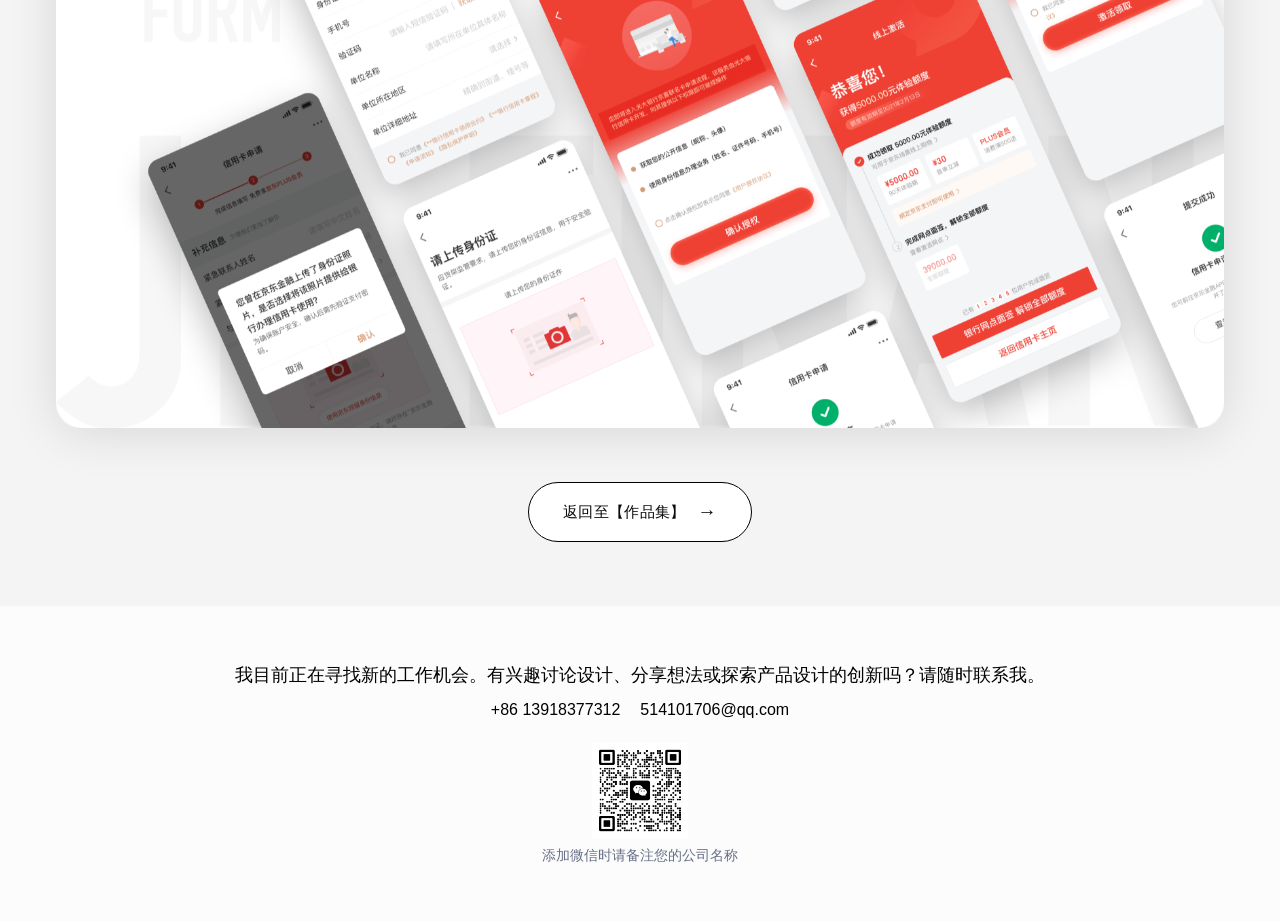
<file: jd-finance-ui.html>
<!doctype html>
<html lang="zh-CN">
  <head>
    <meta charset="UTF-8" />
    <meta name="viewport" content="width=device-width, initial-scale=1.0" />
    <title>京东金融信用卡业务线UI界面重构 - 傅嫣婷作品集</title>
    <meta
      name="description"
      content="京东金融信用卡业务线UI界面重构，改版分析及新版信用卡页面展示。"
    />
    <link rel="stylesheet" href="./styles.css" />
  </head>
  <body class="portfolio-page case-page">
    <div class="page-shell">
      <main class="case-main">
        <div class="canvas case-container">
          <a class="case-return-btn-top" href="./works.html" aria-label="返回至作品集">←</a>

          <section class="case-header">
            <h1>京东金融信用卡业务线UI界面重构</h1>
            <p>改版分析及新版信用卡页面展示</p>
            <div class="case-tags">
              <span>To C</span>
              <span>APP</span>
            </div>
          </section>

          <section class="case-gallery">
            <img src="./assets/cases/jd-finance/1.png" alt="京东金融UI重构展示 1" />
            <img src="./assets/cases/jd-finance/2.png" alt="京东金融UI重构展示 2" />
            <img src="./assets/cases/jd-finance/3.png" alt="京东金融UI重构展示 3" />
            <img src="./assets/cases/jd-finance/4.png" alt="京东金融UI重构展示 4" />
            <img src="./assets/cases/jd-finance/5.png" alt="京东金融UI重构展示 5" />
            <img src="./assets/cases/jd-finance/6.png" alt="京东金融UI重构展示 6" />
            <img src="./assets/cases/jd-finance/7.png" alt="京东金融UI重构展示 7" />
            <img src="./assets/cases/jd-finance/8.png" alt="京东金融UI重构展示 8" />
            <img src="./assets/cases/jd-finance/9.png" alt="京东金融UI重构展示 9" />
            <img src="./assets/cases/jd-finance/10.png" alt="京东金融UI重构展示 10" />
            <img src="./assets/cases/jd-finance/11.png" alt="京东金融UI重构展示 11" />
            <img src="./assets/cases/jd-finance/12.png" alt="京东金融UI重构展示 12" />
          </section>

          <div class="case-back-wrap">
            <a class="case-back-btn" href="./works.html">返回至【作品集】 <span>→</span></a>
          </div>
        </div>
      </main>

      <footer class="footer">
        <div class="canvas">
          <p class="footer-text">
            我目前正在寻找新的工作机会。有兴趣讨论设计、分享想法或探索产品设计的创新吗？请随时联系我。
          </p>
          <div class="contacts">
            <a href="tel:+8613918377312">+86 13918377312</a>
            <a href="mailto:514101706@qq.com">514101706@qq.com</a>
          </div>
          <img src="./assets/home/erweima.png" alt="微信二维码" class="qrcode" />
          <p class="qrcode-note">添加微信时请备注您的公司名称</p>
        </div>
      </footer>
    </div>
  </body>
</html>
</file>
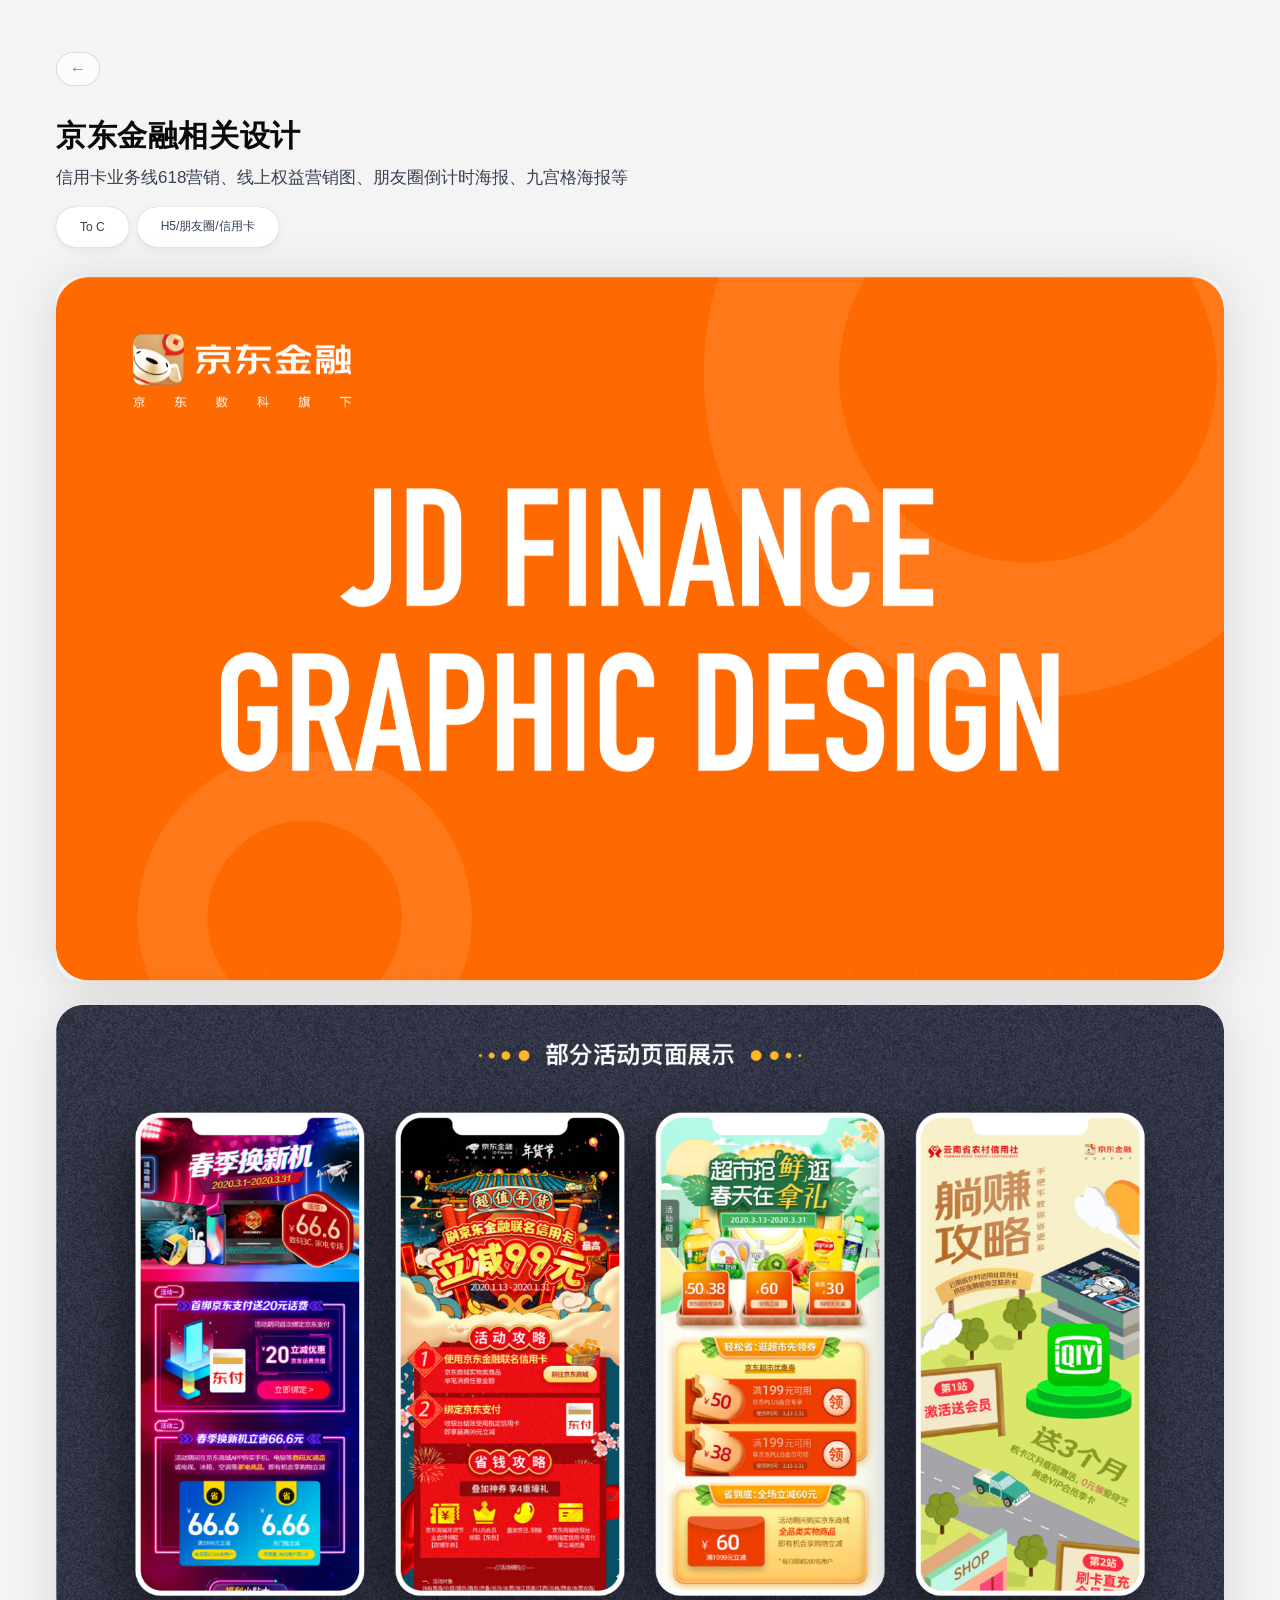
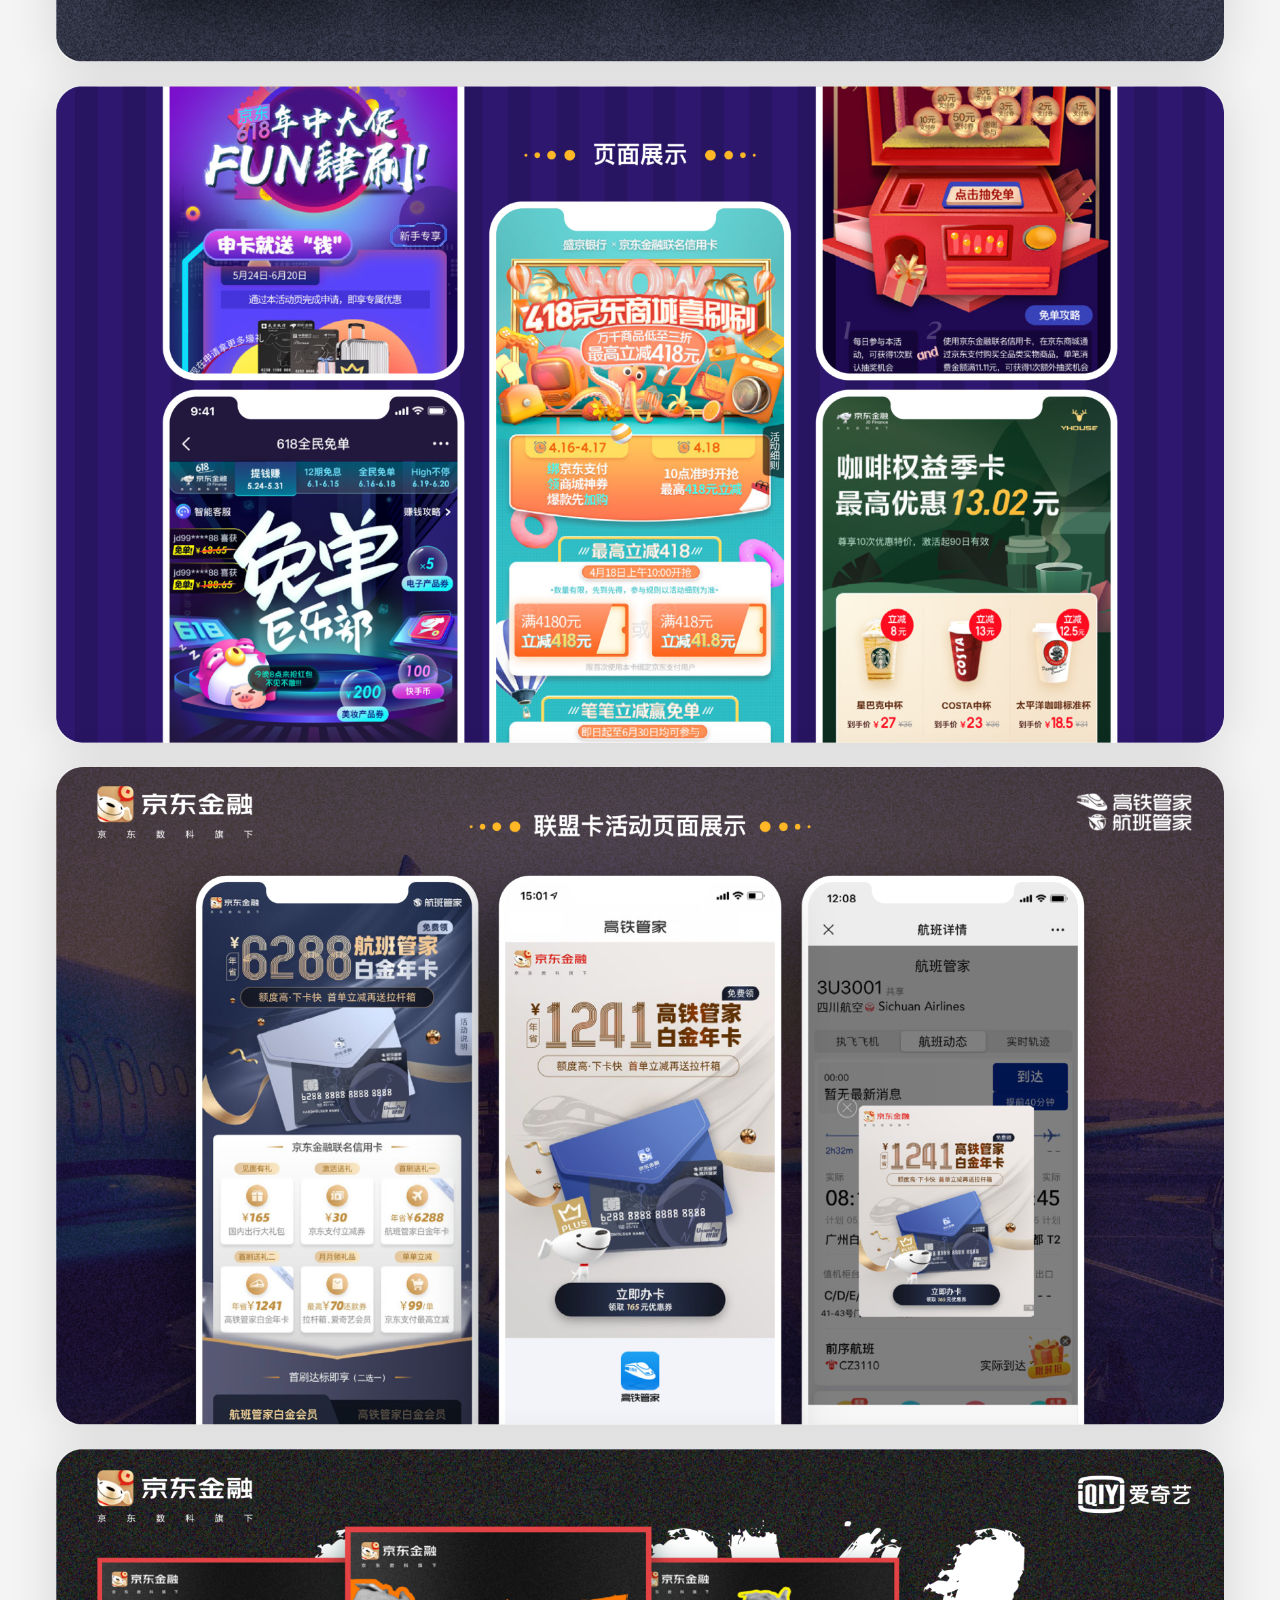
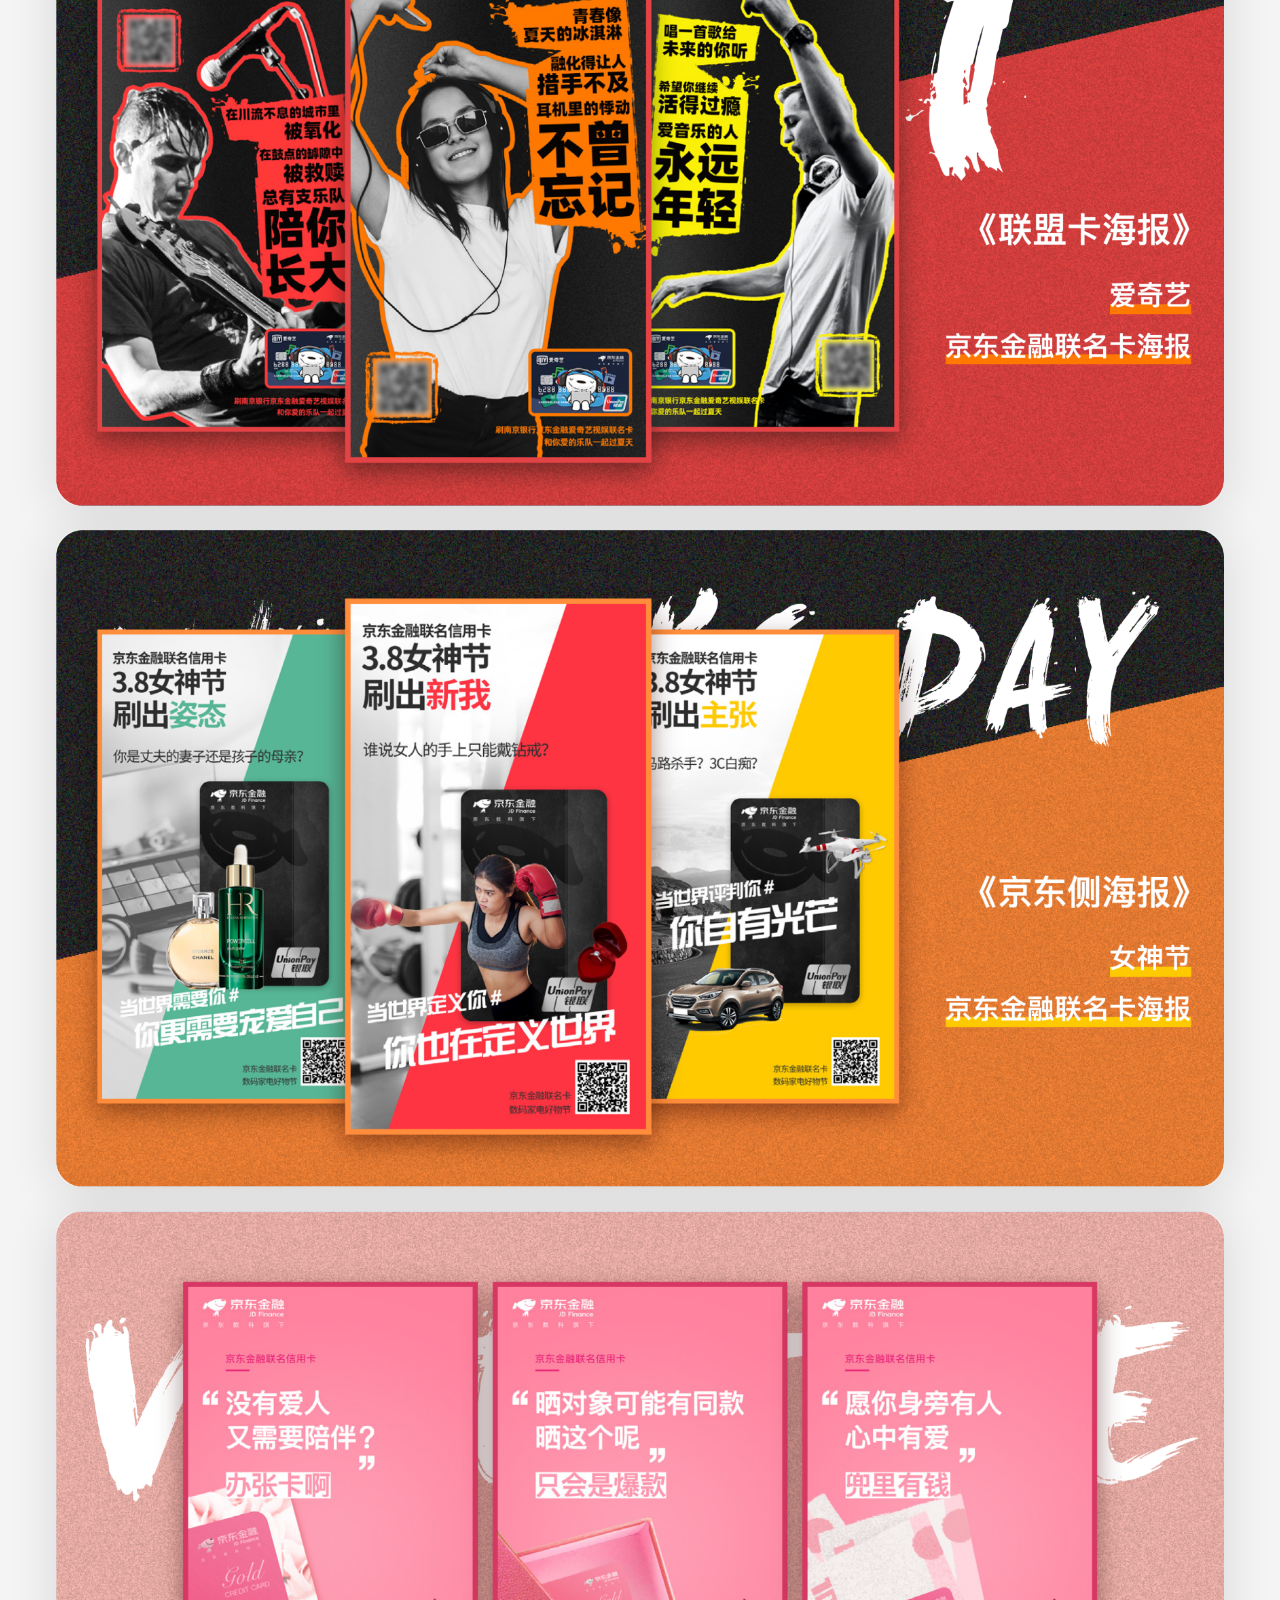
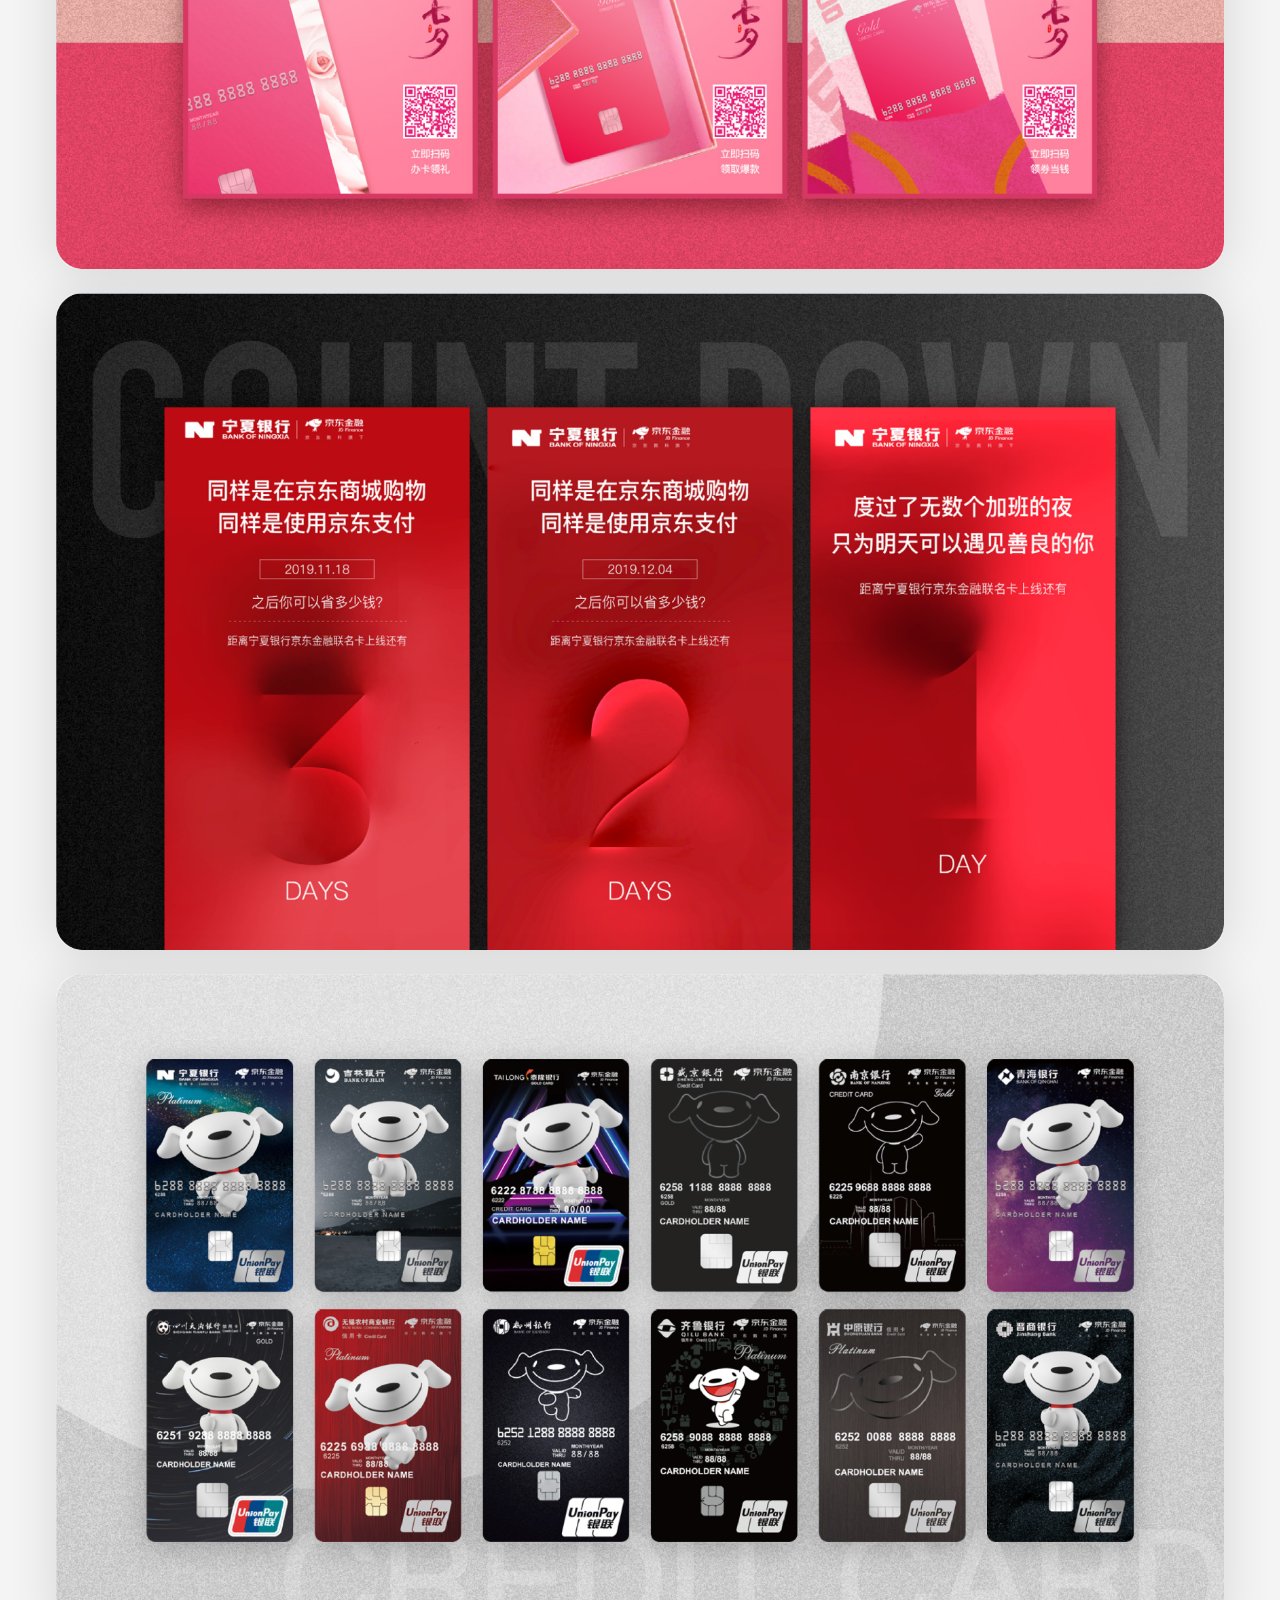
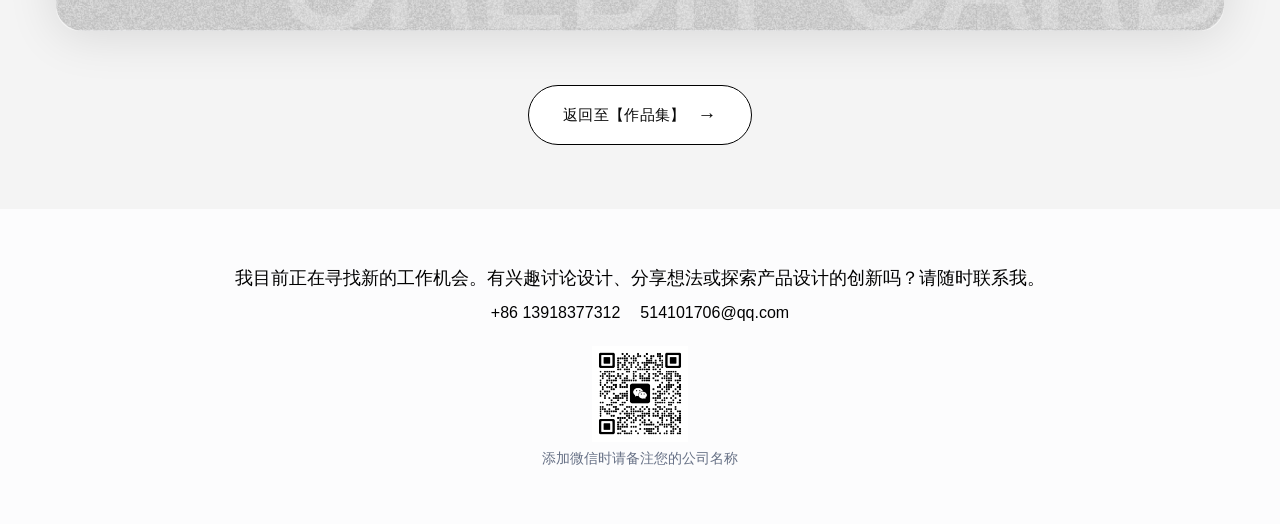
<file: jd-graphic-design.html>
<!doctype html>
<html lang="zh-CN">
  <head>
    <meta charset="UTF-8" />
    <meta name="viewport" content="width=device-width, initial-scale=1.0" />
    <title>京东金融相关设计 - 傅嫣婷作品集</title>
    <meta
      name="description"
      content="京东金融相关设计，信用卡业务线618营销、线上权益营销图、朋友圈倒计时海报、九宫格海报等。"
    />
    <link rel="stylesheet" href="./styles.css" />
  </head>
  <body class="portfolio-page case-page">
    <div class="page-shell">
      <main class="case-main">
        <div class="canvas case-container">
          <a class="case-return-btn-top" href="./works.html" aria-label="返回至作品集">←</a>

          <section class="case-header">
            <h1>京东金融相关设计</h1>
            <p>信用卡业务线618营销、线上权益营销图、朋友圈倒计时海报、九宫格海报等</p>
            <div class="case-tags">
              <span>To C</span>
              <span>H5/朋友圈/信用卡</span>
            </div>
          </section>

          <section class="case-gallery">
            <img src="./assets/cases/jd-graphic/1.png" alt="京东金融相关设计展示 1" />
            <img src="./assets/cases/jd-graphic/2.png" alt="京东金融相关设计展示 2" />
            <img src="./assets/cases/jd-graphic/3.png" alt="京东金融相关设计展示 3" />
            <img src="./assets/cases/jd-graphic/4.png" alt="京东金融相关设计展示 4" />
            <img src="./assets/cases/jd-graphic/5.png" alt="京东金融相关设计展示 5" />
            <img src="./assets/cases/jd-graphic/6.png" alt="京东金融相关设计展示 6" />
            <img src="./assets/cases/jd-graphic/7.png" alt="京东金融相关设计展示 7" />
            <img src="./assets/cases/jd-graphic/8.png" alt="京东金融相关设计展示 8" />
            <img src="./assets/cases/jd-graphic/9.png" alt="京东金融相关设计展示 9" />
          </section>

          <div class="case-back-wrap">
            <a class="case-back-btn" href="./works.html">返回至【作品集】 <span>→</span></a>
          </div>
        </div>
      </main>

      <footer class="footer">
        <div class="canvas">
          <p class="footer-text">
            我目前正在寻找新的工作机会。有兴趣讨论设计、分享想法或探索产品设计的创新吗？请随时联系我。
          </p>
          <div class="contacts">
            <a href="tel:+8613918377312">+86 13918377312</a>
            <a href="mailto:514101706@qq.com">514101706@qq.com</a>
          </div>
          <img src="./assets/home/erweima.png" alt="微信二维码" class="qrcode" />
          <p class="qrcode-note">添加微信时请备注您的公司名称</p>
        </div>
      </footer>
    </div>
  </body>
</html>
</file>
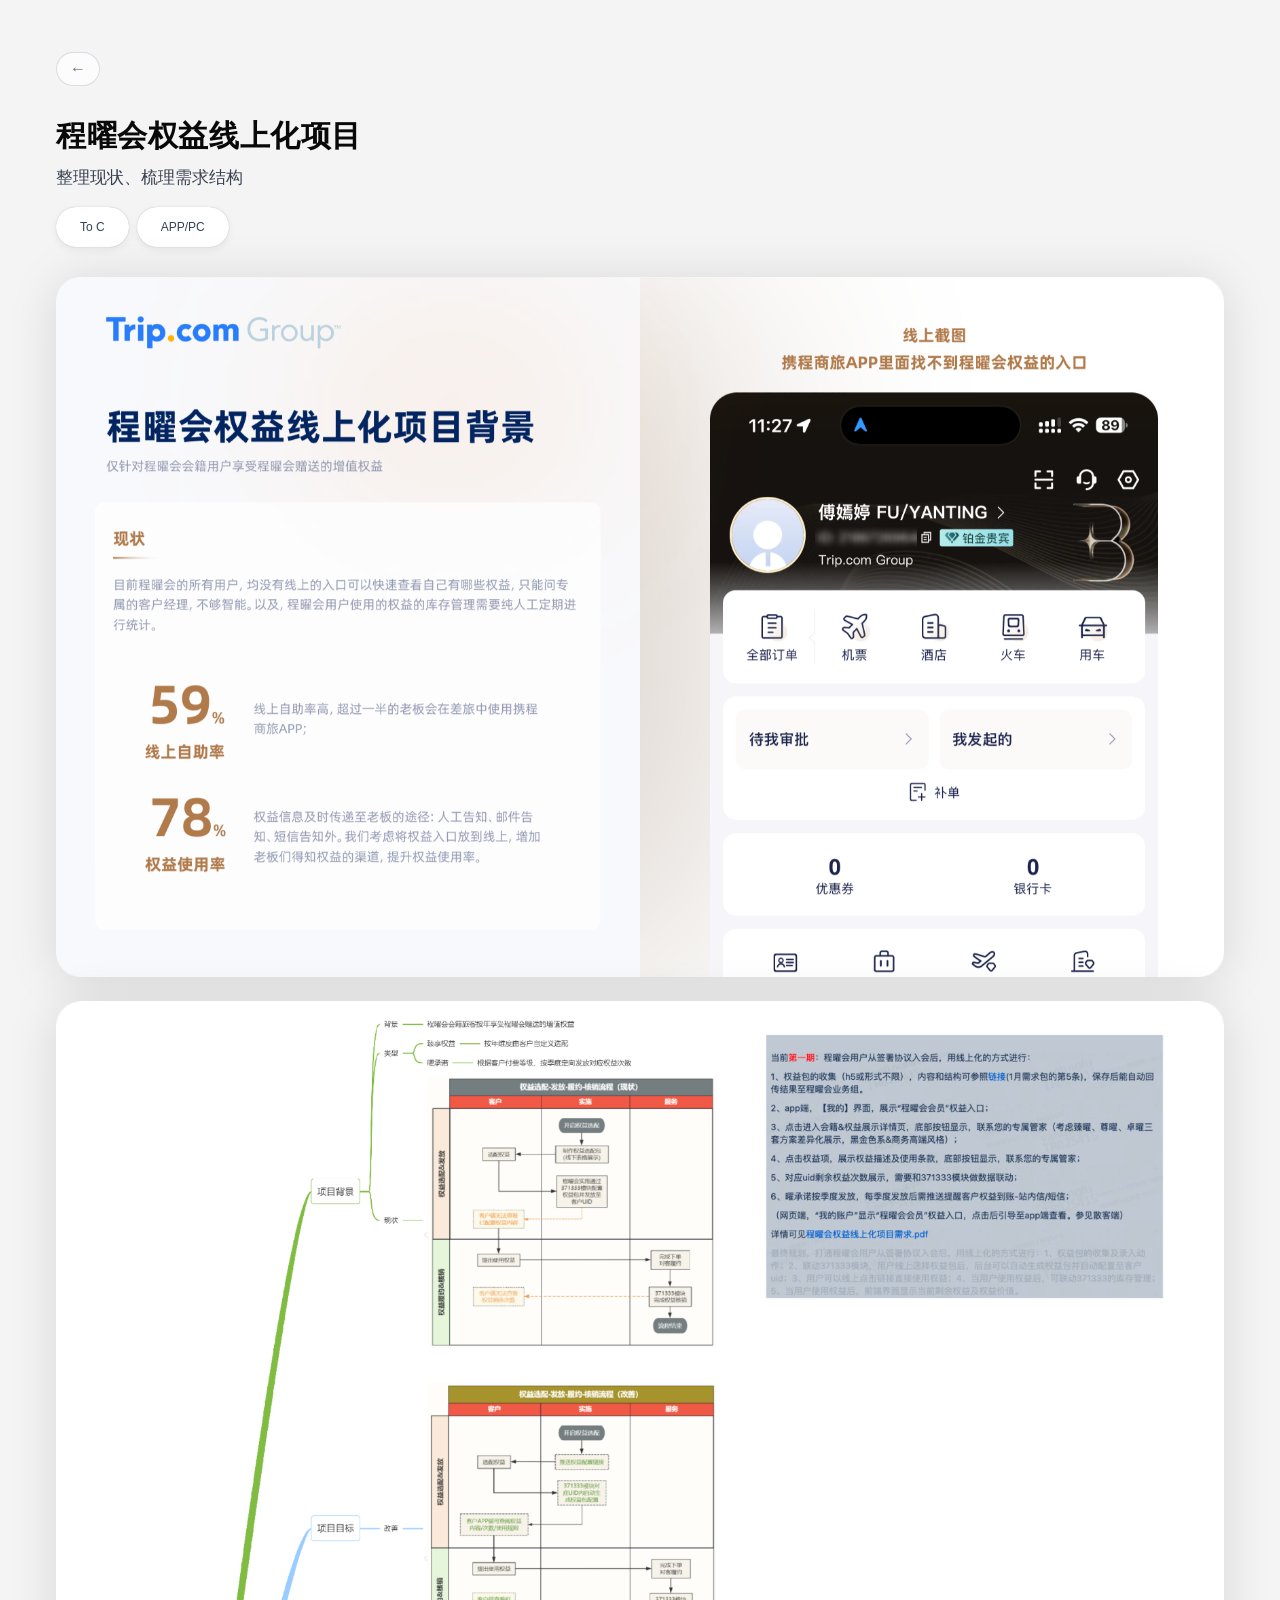
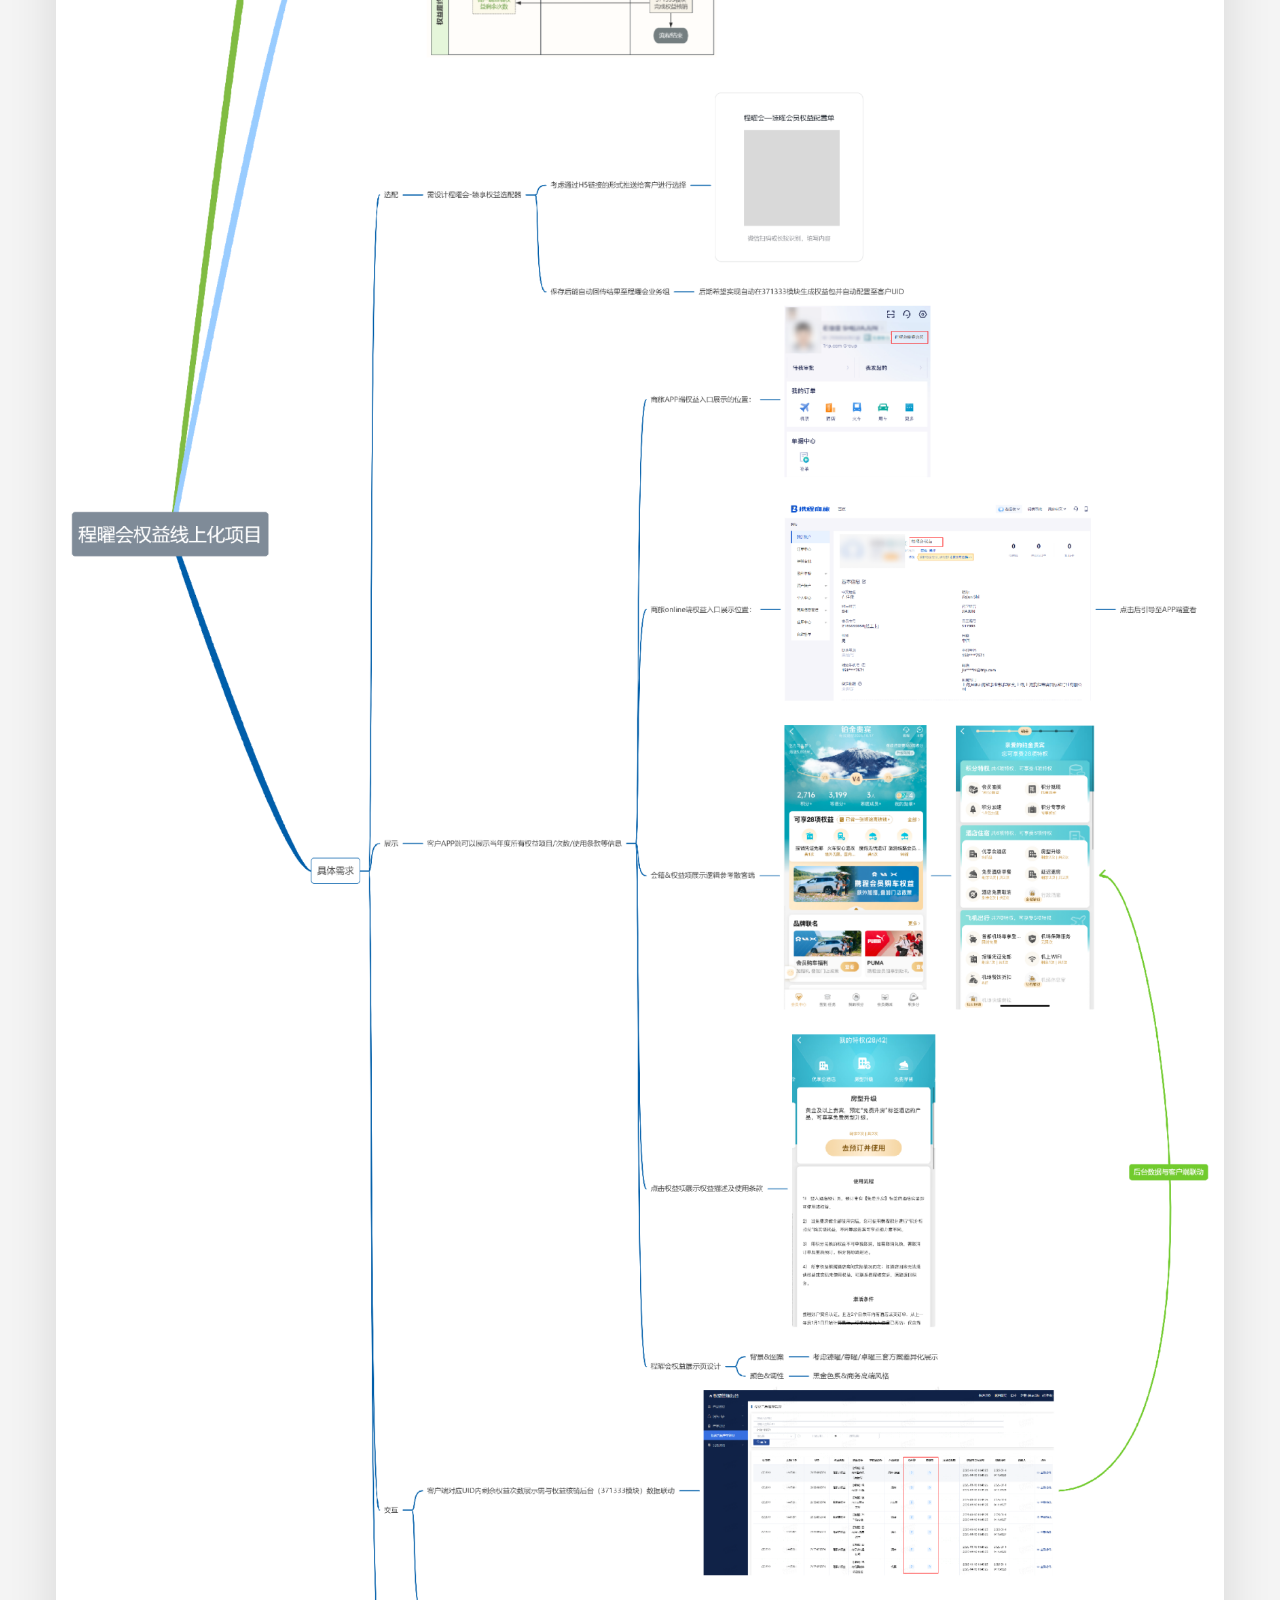
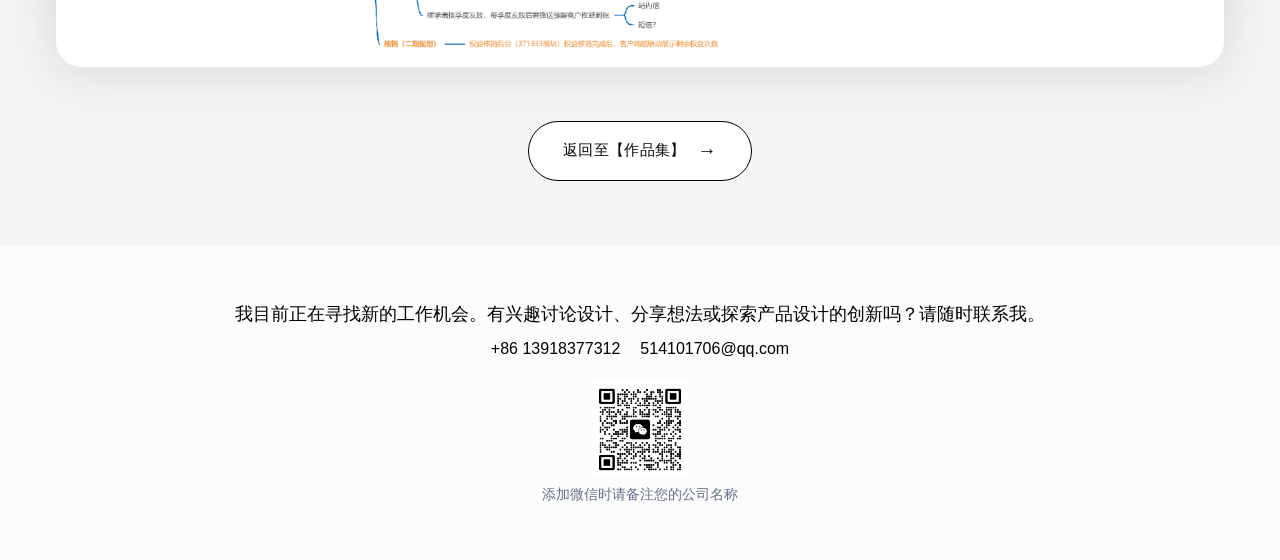
<file: quanyi-online.html>
<!doctype html>
<html lang="zh-CN">
  <head>
    <meta charset="UTF-8" />
    <meta name="viewport" content="width=device-width, initial-scale=1.0" />
    <title>程曜会权益线上化项目 - 傅嫣婷作品集</title>
    <meta name="description" content="程曜会权益线上化项目，整理现状、梳理需求结构。" />
    <link rel="stylesheet" href="./styles.css" />
  </head>
  <body class="portfolio-page case-page">
    <div class="page-shell">
      <main class="case-main">
        <div class="canvas case-container">
          <a class="case-return-btn-top" href="./works.html" aria-label="返回至作品集">←</a>

          <section class="case-header">
            <h1>程曜会权益线上化项目</h1>
            <p>整理现状、梳理需求结构</p>
            <div class="case-tags">
              <span>To C</span>
              <span>APP/PC</span>
            </div>
          </section>

          <section class="case-gallery">
            <img src="./assets/cases/quanyi-online/1.png" alt="程曜会权益线上化项目展示 1" />
            <img src="./assets/cases/quanyi-online/2.png" alt="程曜会权益线上化项目展示 2" />
          </section>

          <div class="case-back-wrap">
            <a class="case-back-btn" href="./works.html">返回至【作品集】 <span>→</span></a>
          </div>
        </div>
      </main>

      <footer class="footer">
        <div class="canvas">
          <p class="footer-text">
            我目前正在寻找新的工作机会。有兴趣讨论设计、分享想法或探索产品设计的创新吗？请随时联系我。
          </p>
          <div class="contacts">
            <a href="tel:+8613918377312">+86 13918377312</a>
            <a href="mailto:514101706@qq.com">514101706@qq.com</a>
          </div>
          <img src="./assets/home/erweima.png" alt="微信二维码" class="qrcode" />
          <p class="qrcode-note">添加微信时请备注您的公司名称</p>
        </div>
      </footer>
    </div>
  </body>
</html>
</file>
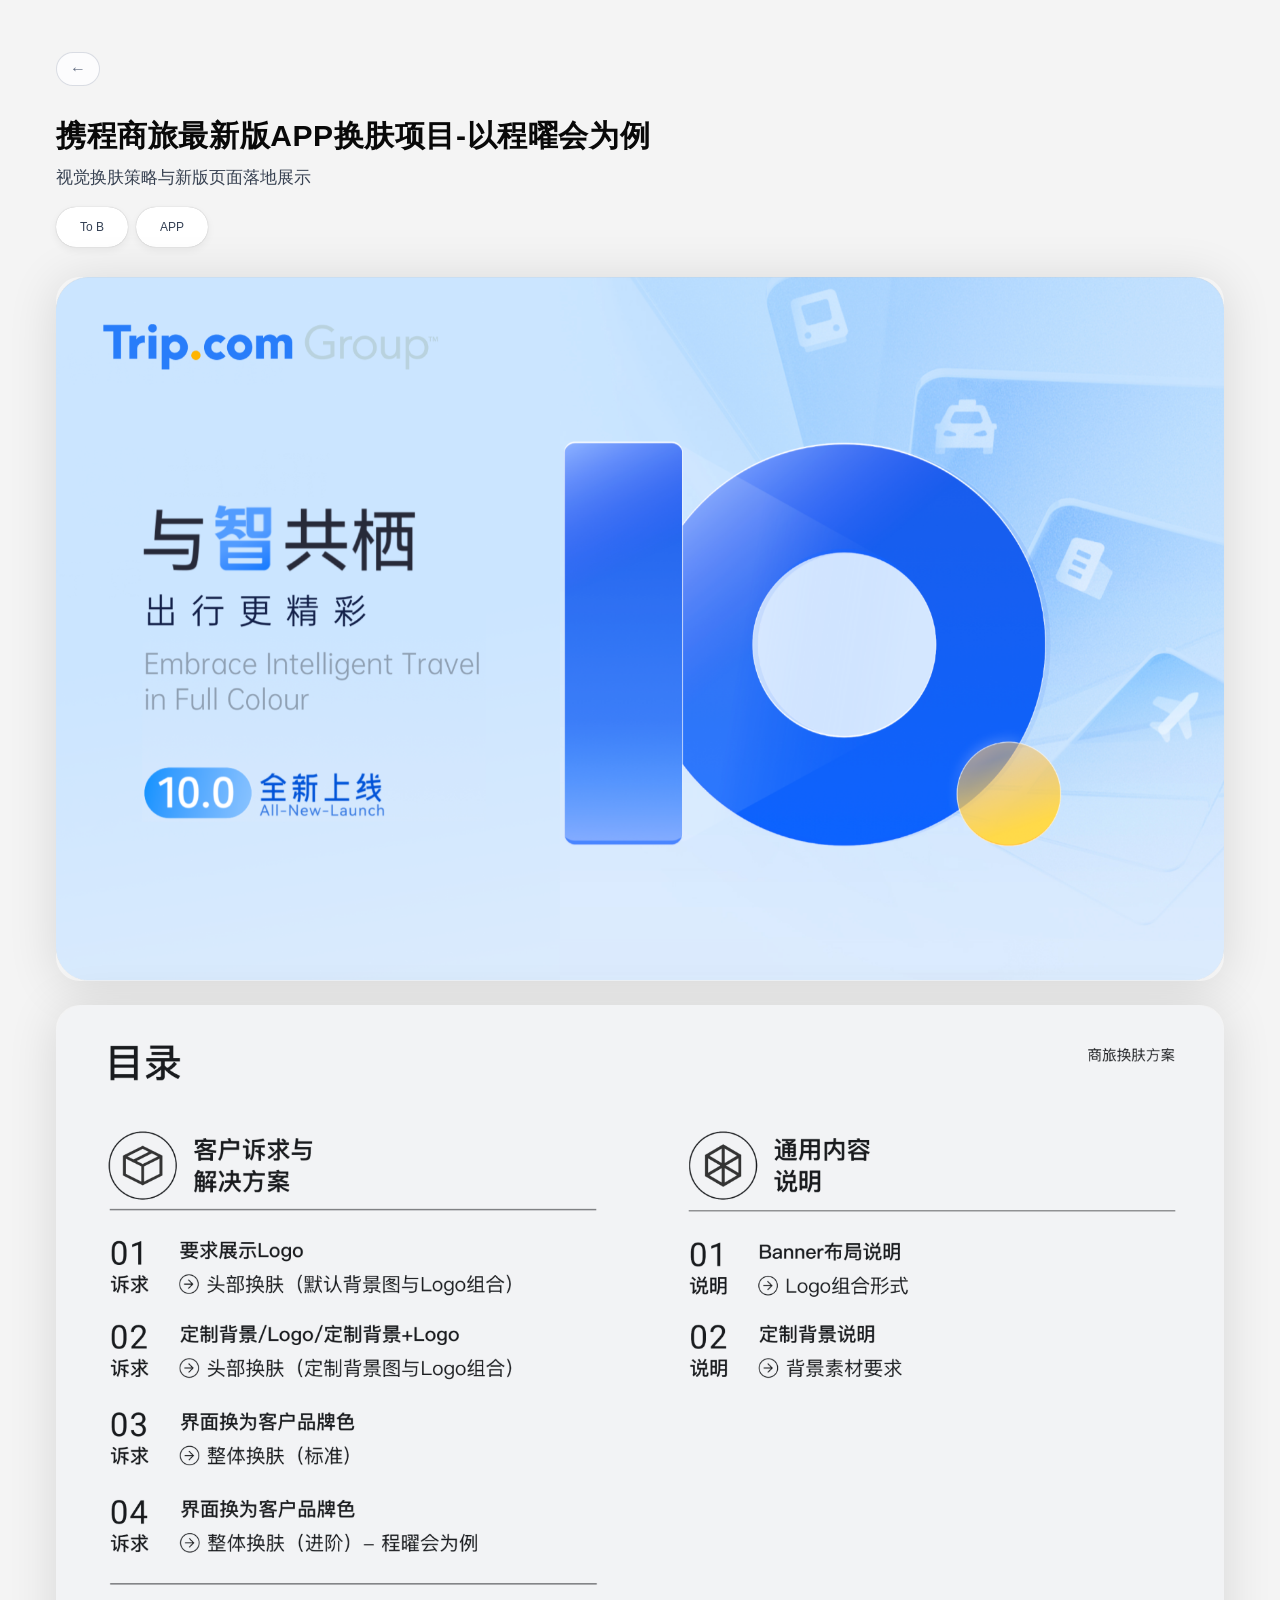
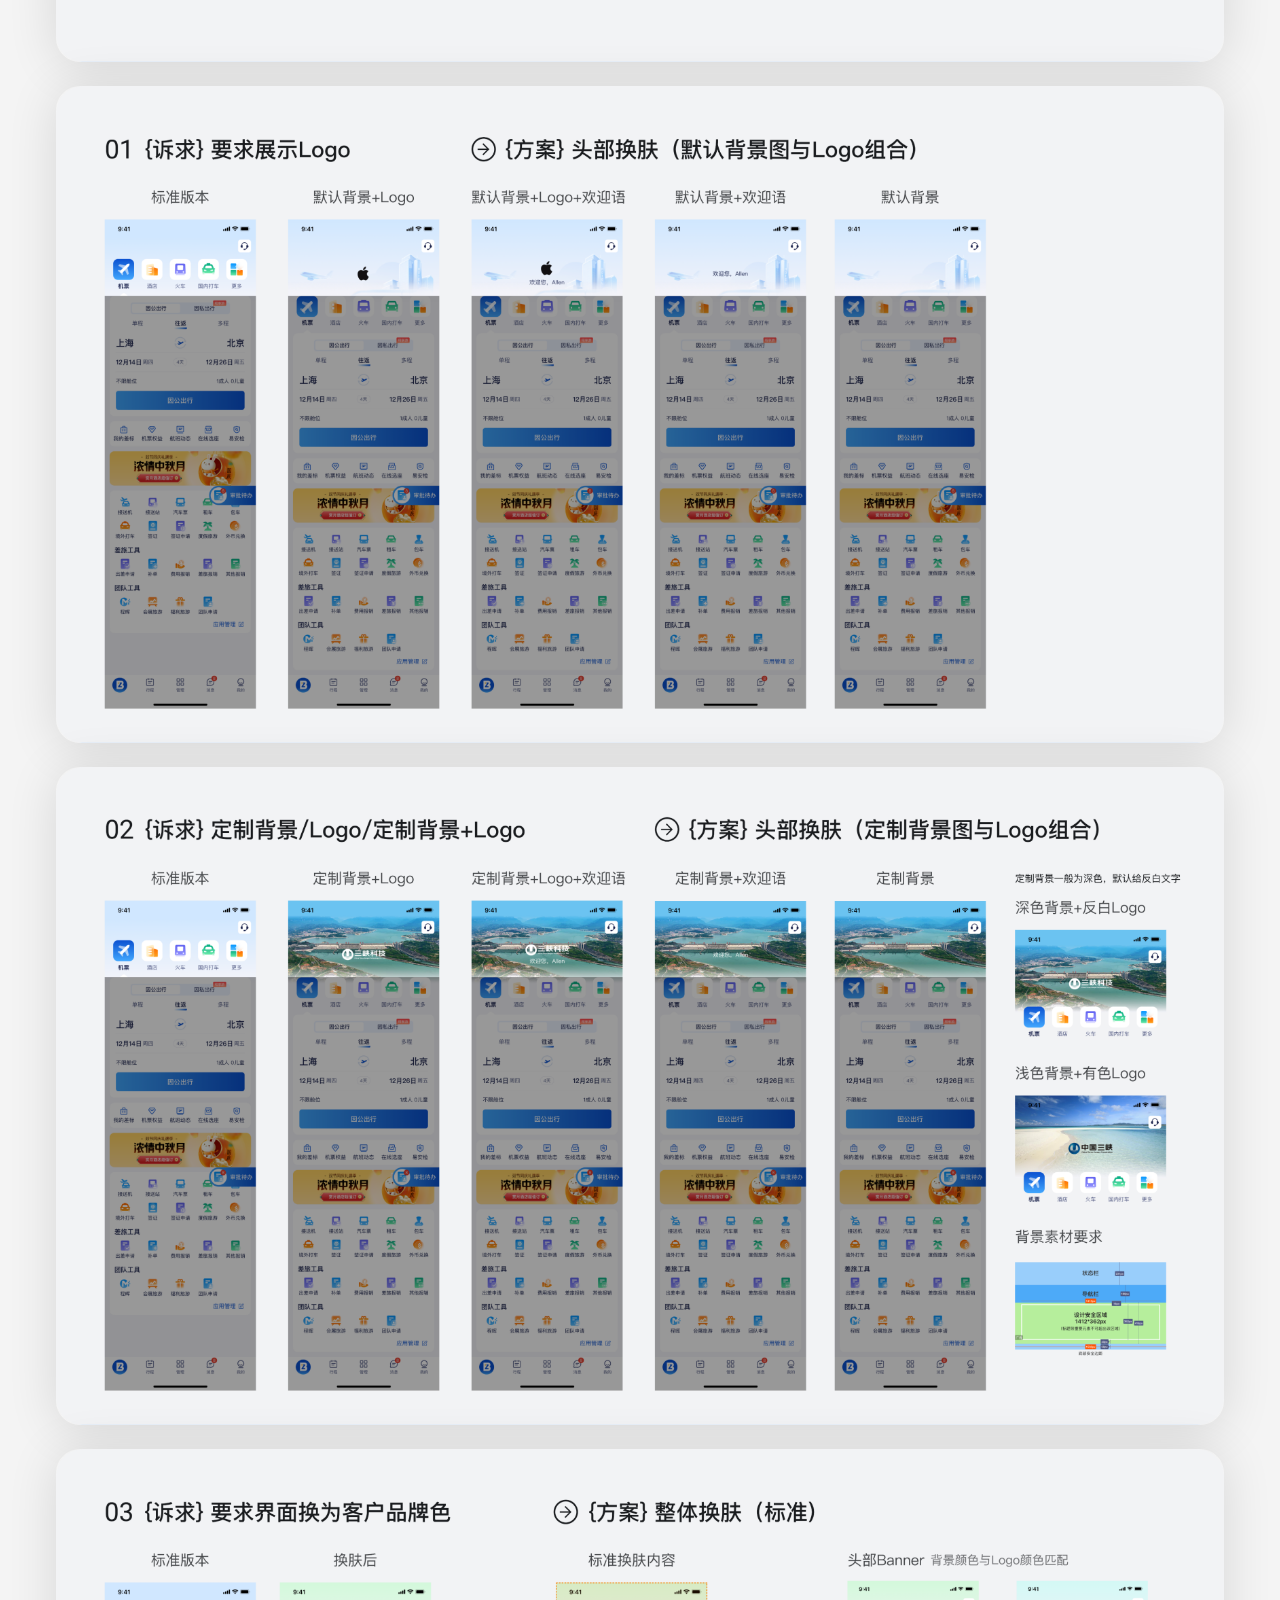
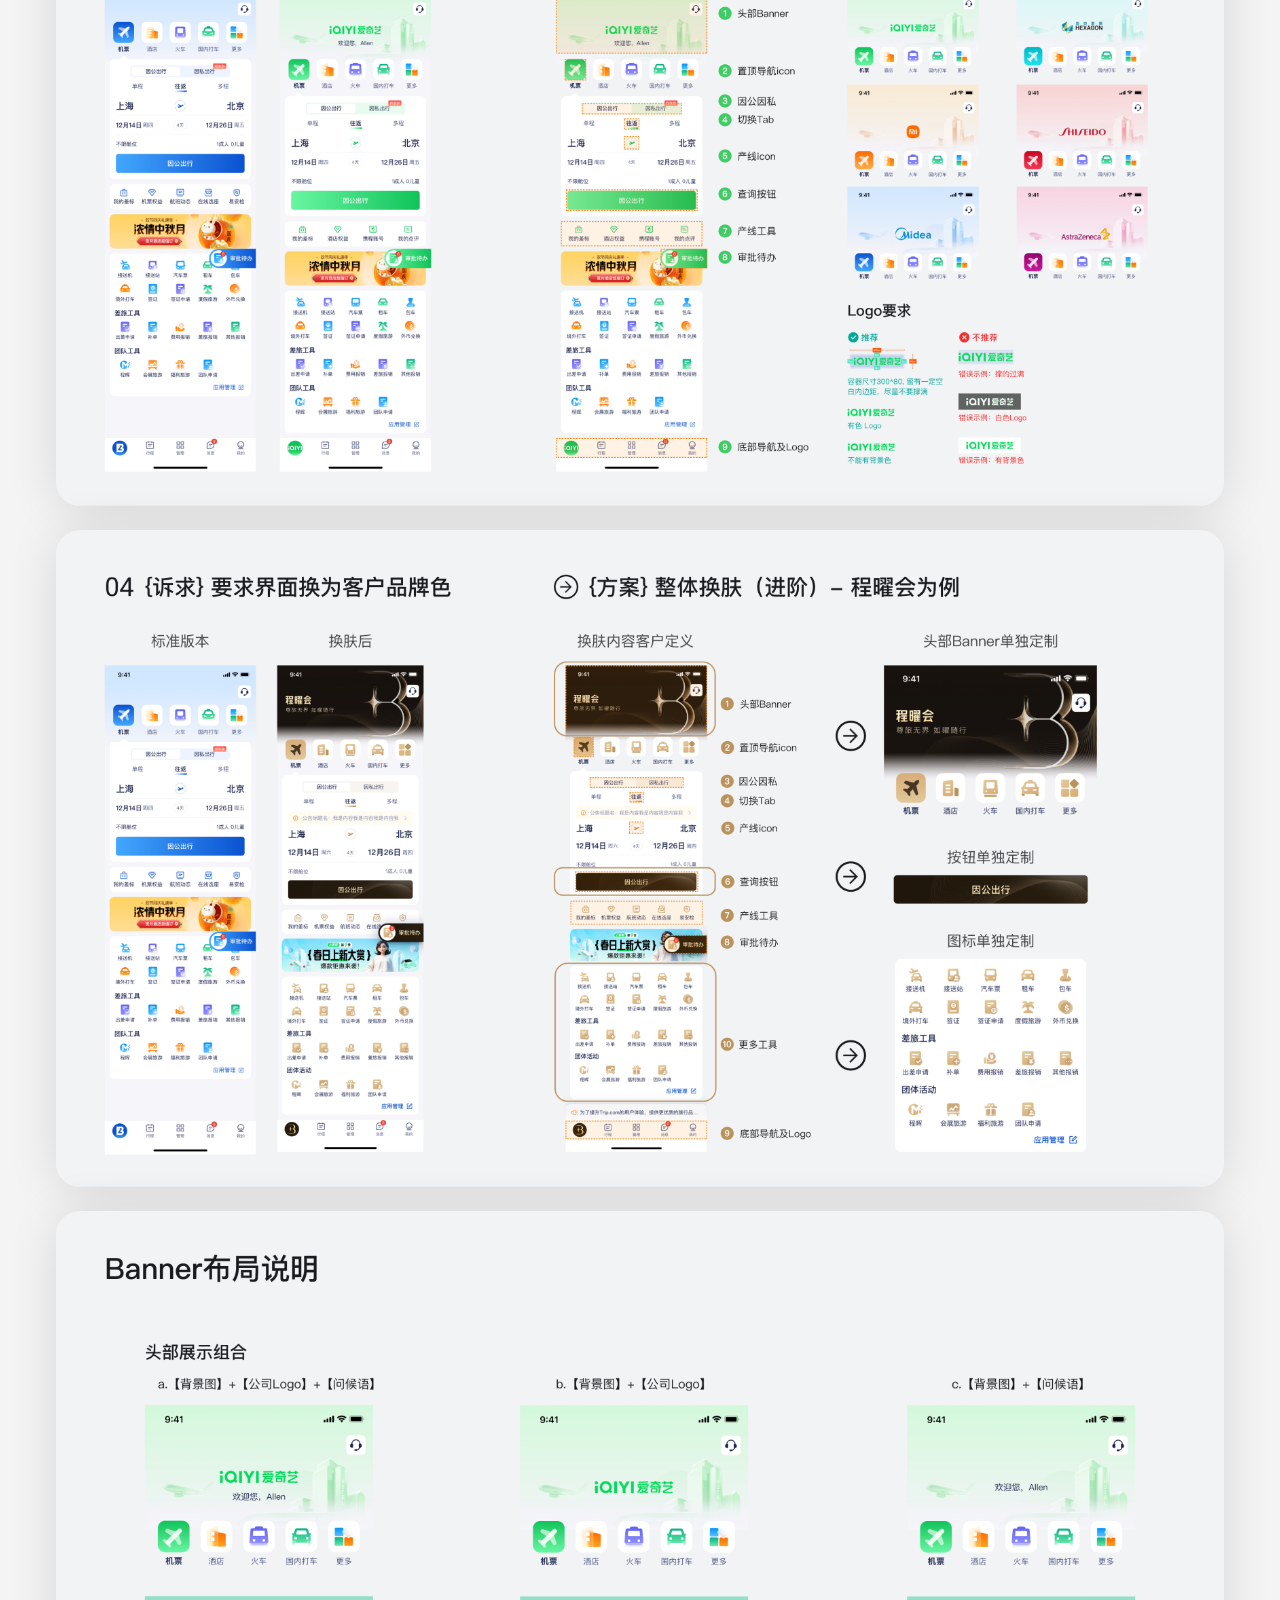
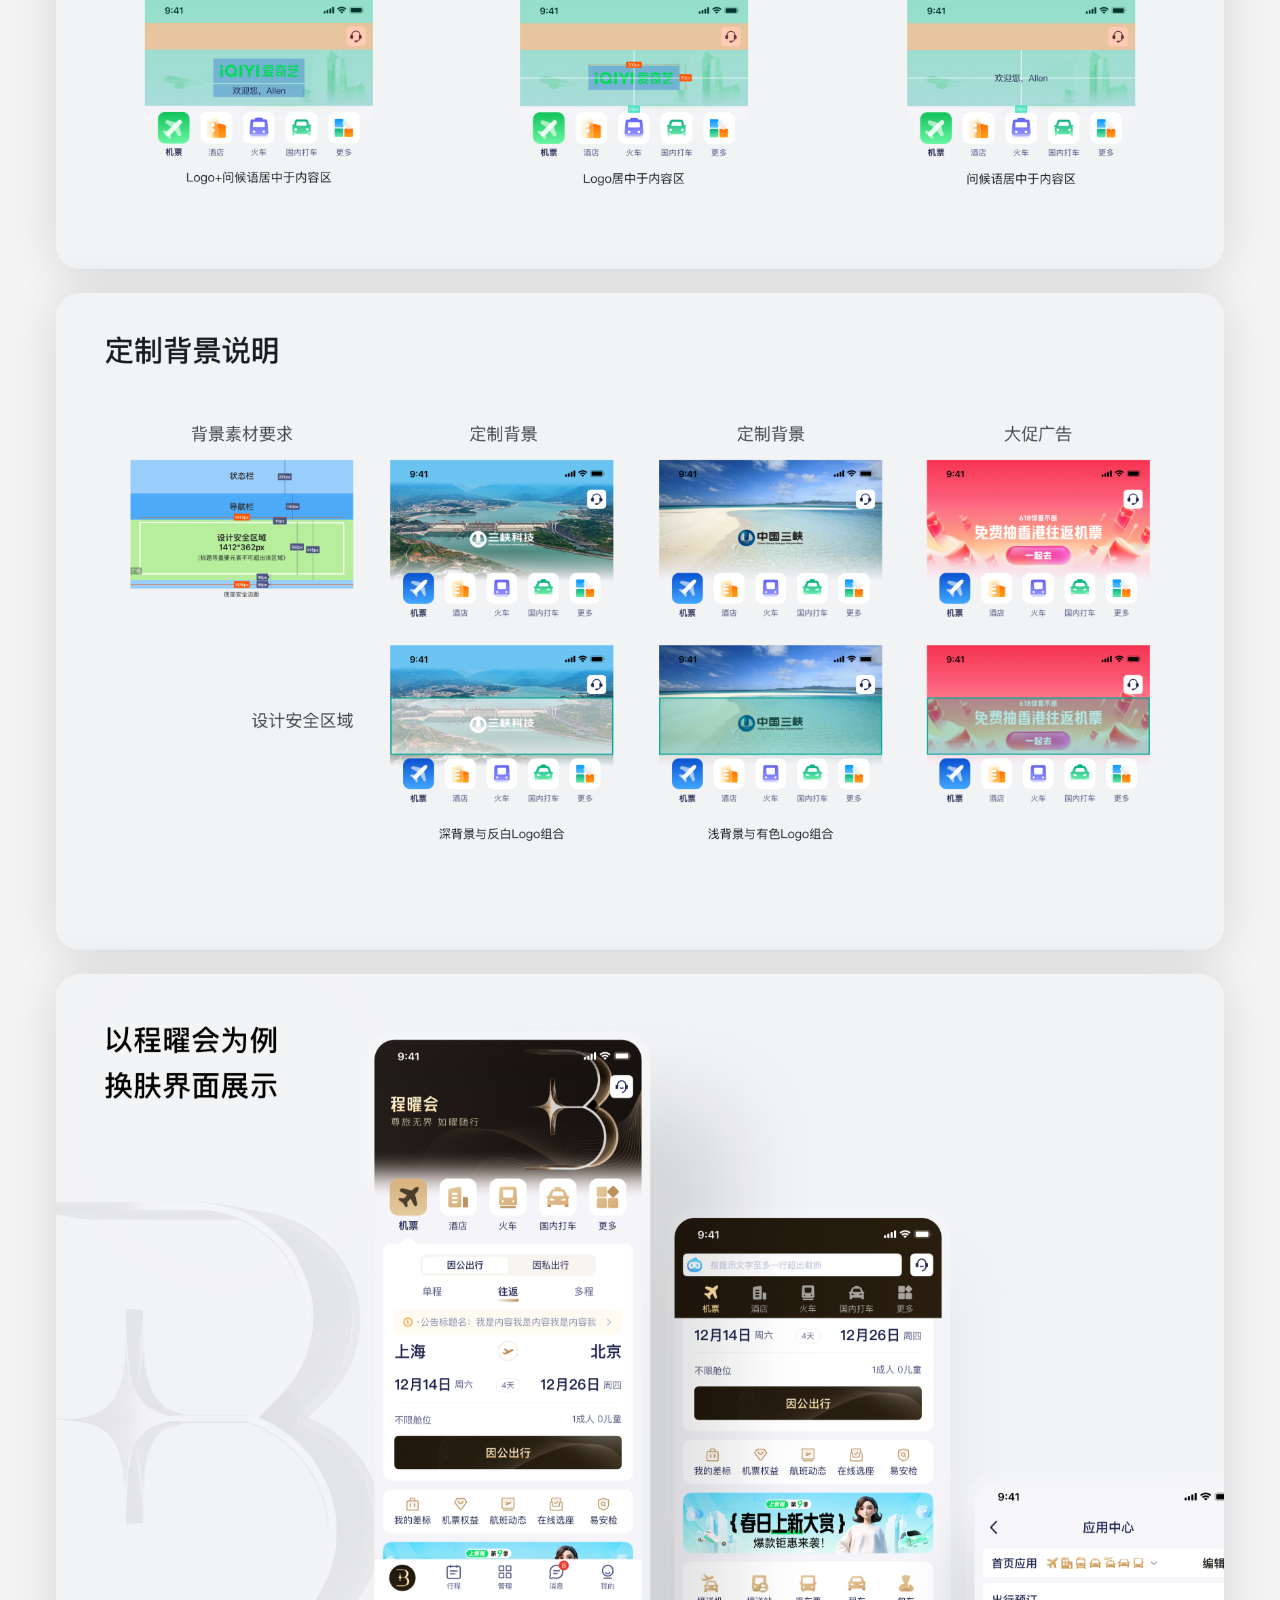
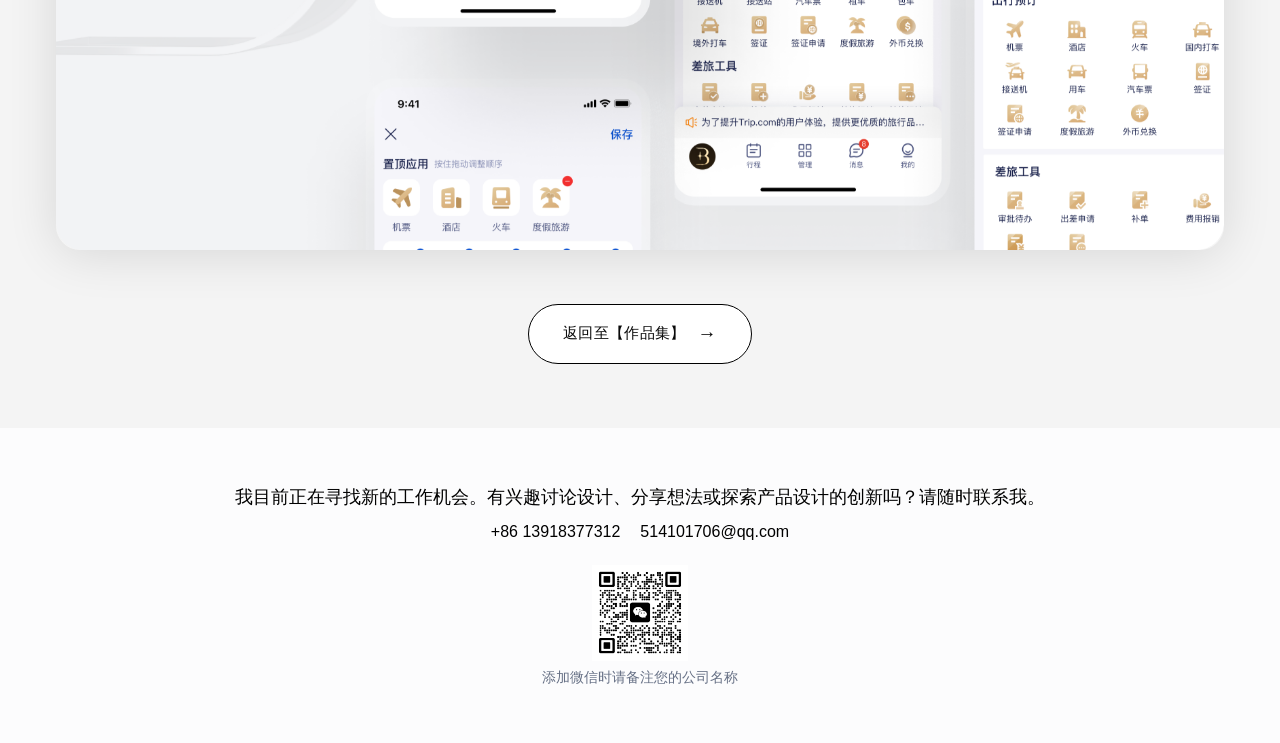
<file: shanglv-huanfu.html>
<!doctype html>
<html lang="zh-CN">
  <head>
    <meta charset="UTF-8" />
    <meta name="viewport" content="width=device-width, initial-scale=1.0" />
    <title>携程商旅最新版APP换肤项目-以程曜会为例 - 傅嫣婷作品集</title>
    <meta name="description" content="携程商旅最新版APP换肤项目-以程曜会为例，视觉换肤策略与新版页面落地展示。" />
    <link rel="stylesheet" href="./styles.css" />
  </head>
  <body class="portfolio-page case-page">
    <div class="page-shell">
      <main class="case-main">
        <div class="canvas case-container">
          <a class="case-return-btn-top" href="./works.html" aria-label="返回至作品集">←</a>

          <section class="case-header">
            <h1>携程商旅最新版APP换肤项目-以程曜会为例</h1>
            <p>视觉换肤策略与新版页面落地展示</p>
            <div class="case-tags">
              <span>To B</span>
              <span>APP</span>
            </div>
          </section>

          <section class="case-gallery">
            <img src="./assets/cases/shanglv-huanfu/1.png" alt="携程商旅APP换肤项目展示 1" />
            <img src="./assets/cases/shanglv-huanfu/2.png" alt="携程商旅APP换肤项目展示 2" />
            <img src="./assets/cases/shanglv-huanfu/3.png" alt="携程商旅APP换肤项目展示 3" />
            <img src="./assets/cases/shanglv-huanfu/4.png" alt="携程商旅APP换肤项目展示 4" />
            <img src="./assets/cases/shanglv-huanfu/5.png" alt="携程商旅APP换肤项目展示 5" />
            <img src="./assets/cases/shanglv-huanfu/6.png" alt="携程商旅APP换肤项目展示 6" />
            <img src="./assets/cases/shanglv-huanfu/7.png" alt="携程商旅APP换肤项目展示 7" />
            <img src="./assets/cases/shanglv-huanfu/8.png" alt="携程商旅APP换肤项目展示 8" />
            <img src="./assets/cases/shanglv-huanfu/9.png" alt="携程商旅APP换肤项目展示 9" />
          </section>

          <div class="case-back-wrap">
            <a class="case-back-btn" href="./works.html">返回至【作品集】 <span>→</span></a>
          </div>
        </div>
      </main>

      <footer class="footer">
        <div class="canvas">
          <p class="footer-text">
            我目前正在寻找新的工作机会。有兴趣讨论设计、分享想法或探索产品设计的创新吗？请随时联系我。
          </p>
          <div class="contacts">
            <a href="tel:+8613918377312">+86 13918377312</a>
            <a href="mailto:514101706@qq.com">514101706@qq.com</a>
          </div>
          <img src="./assets/home/erweima.png" alt="微信二维码" class="qrcode" />
          <p class="qrcode-note">添加微信时请备注您的公司名称</p>
        </div>
      </footer>
    </div>
  </body>
</html>
</file>
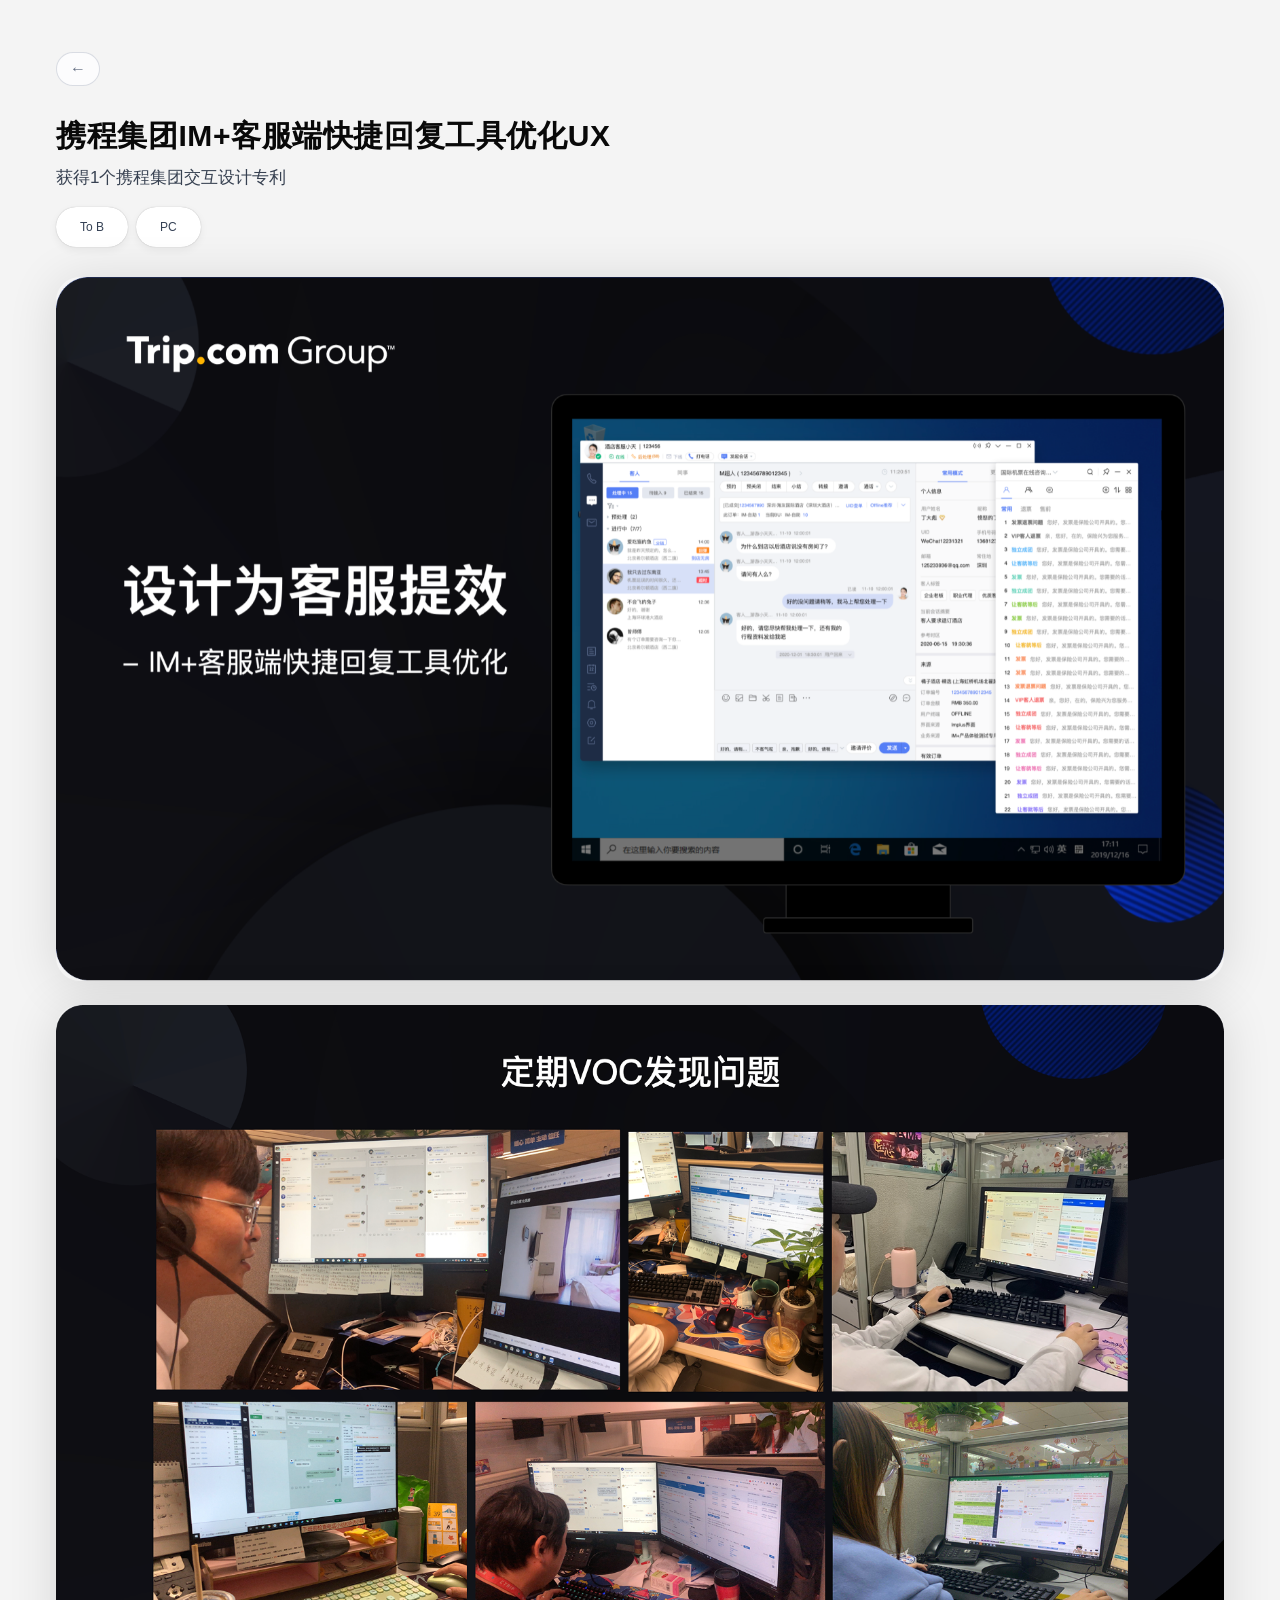
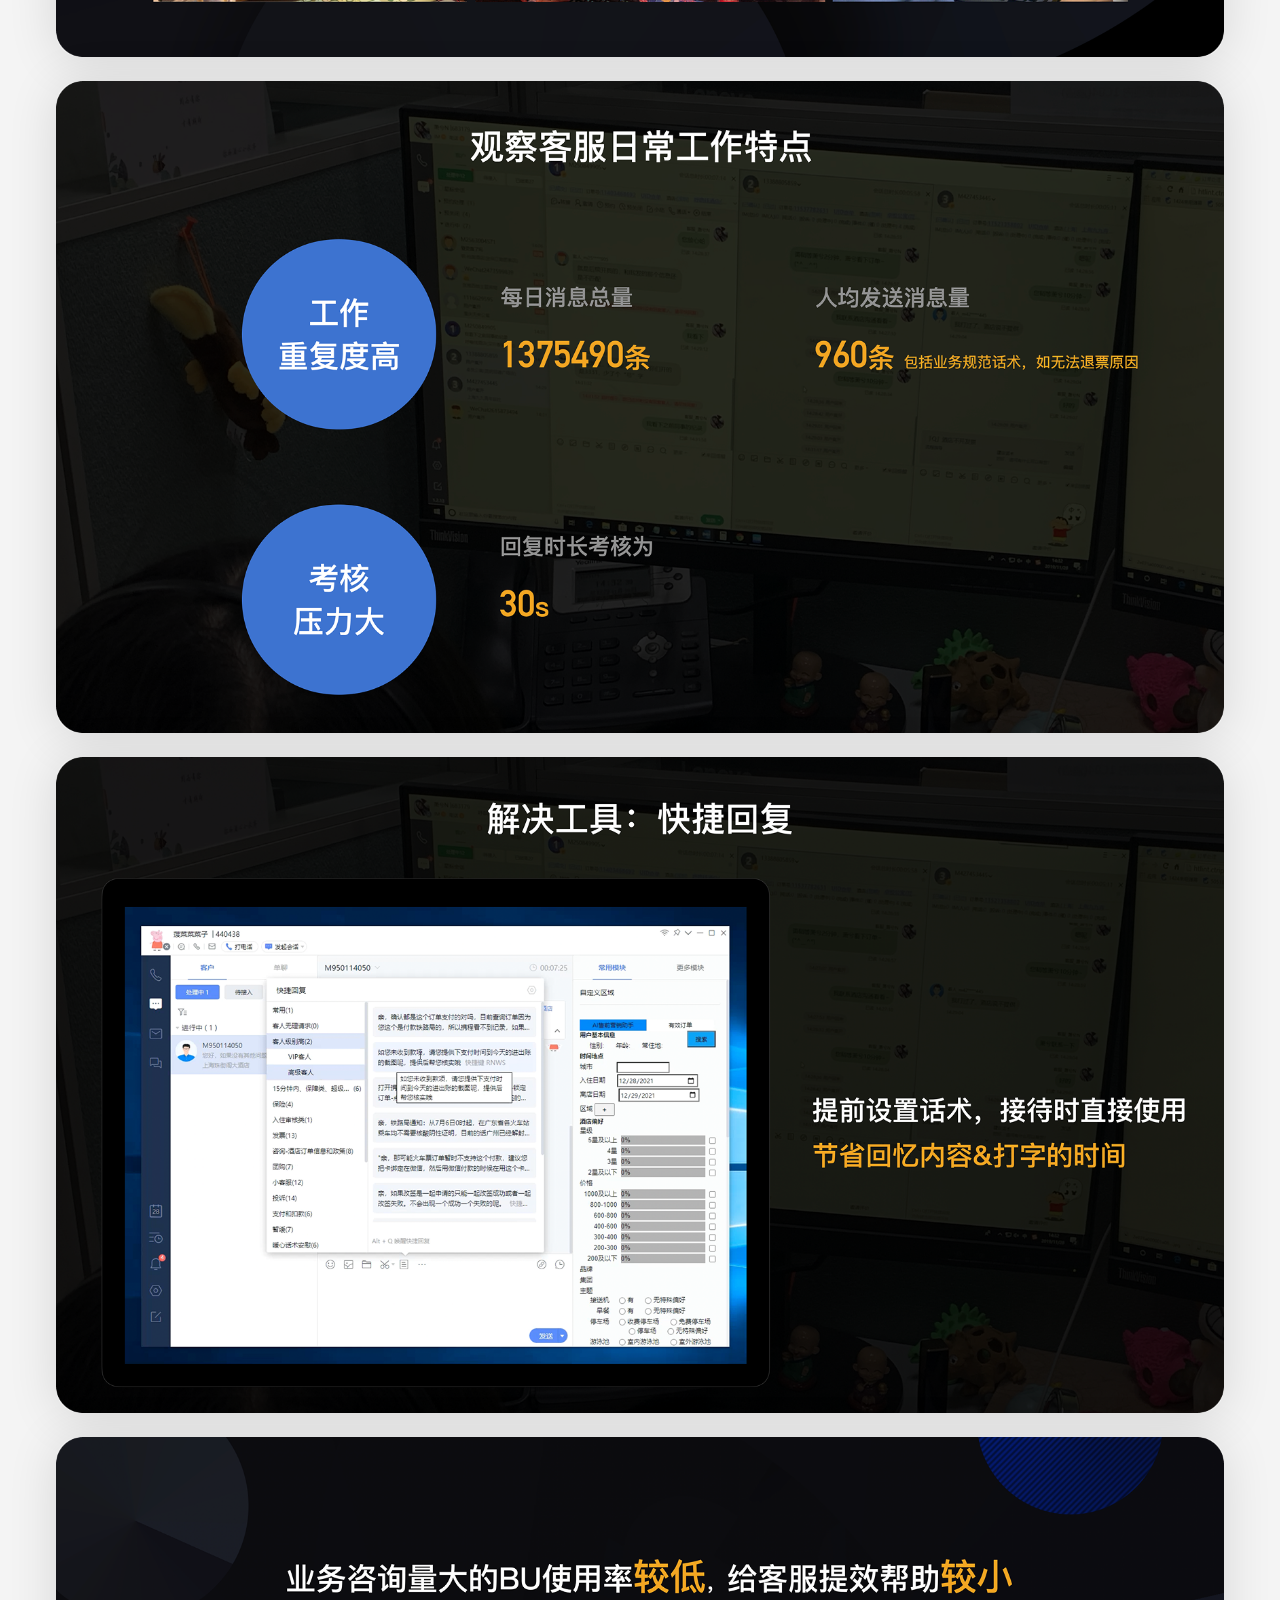
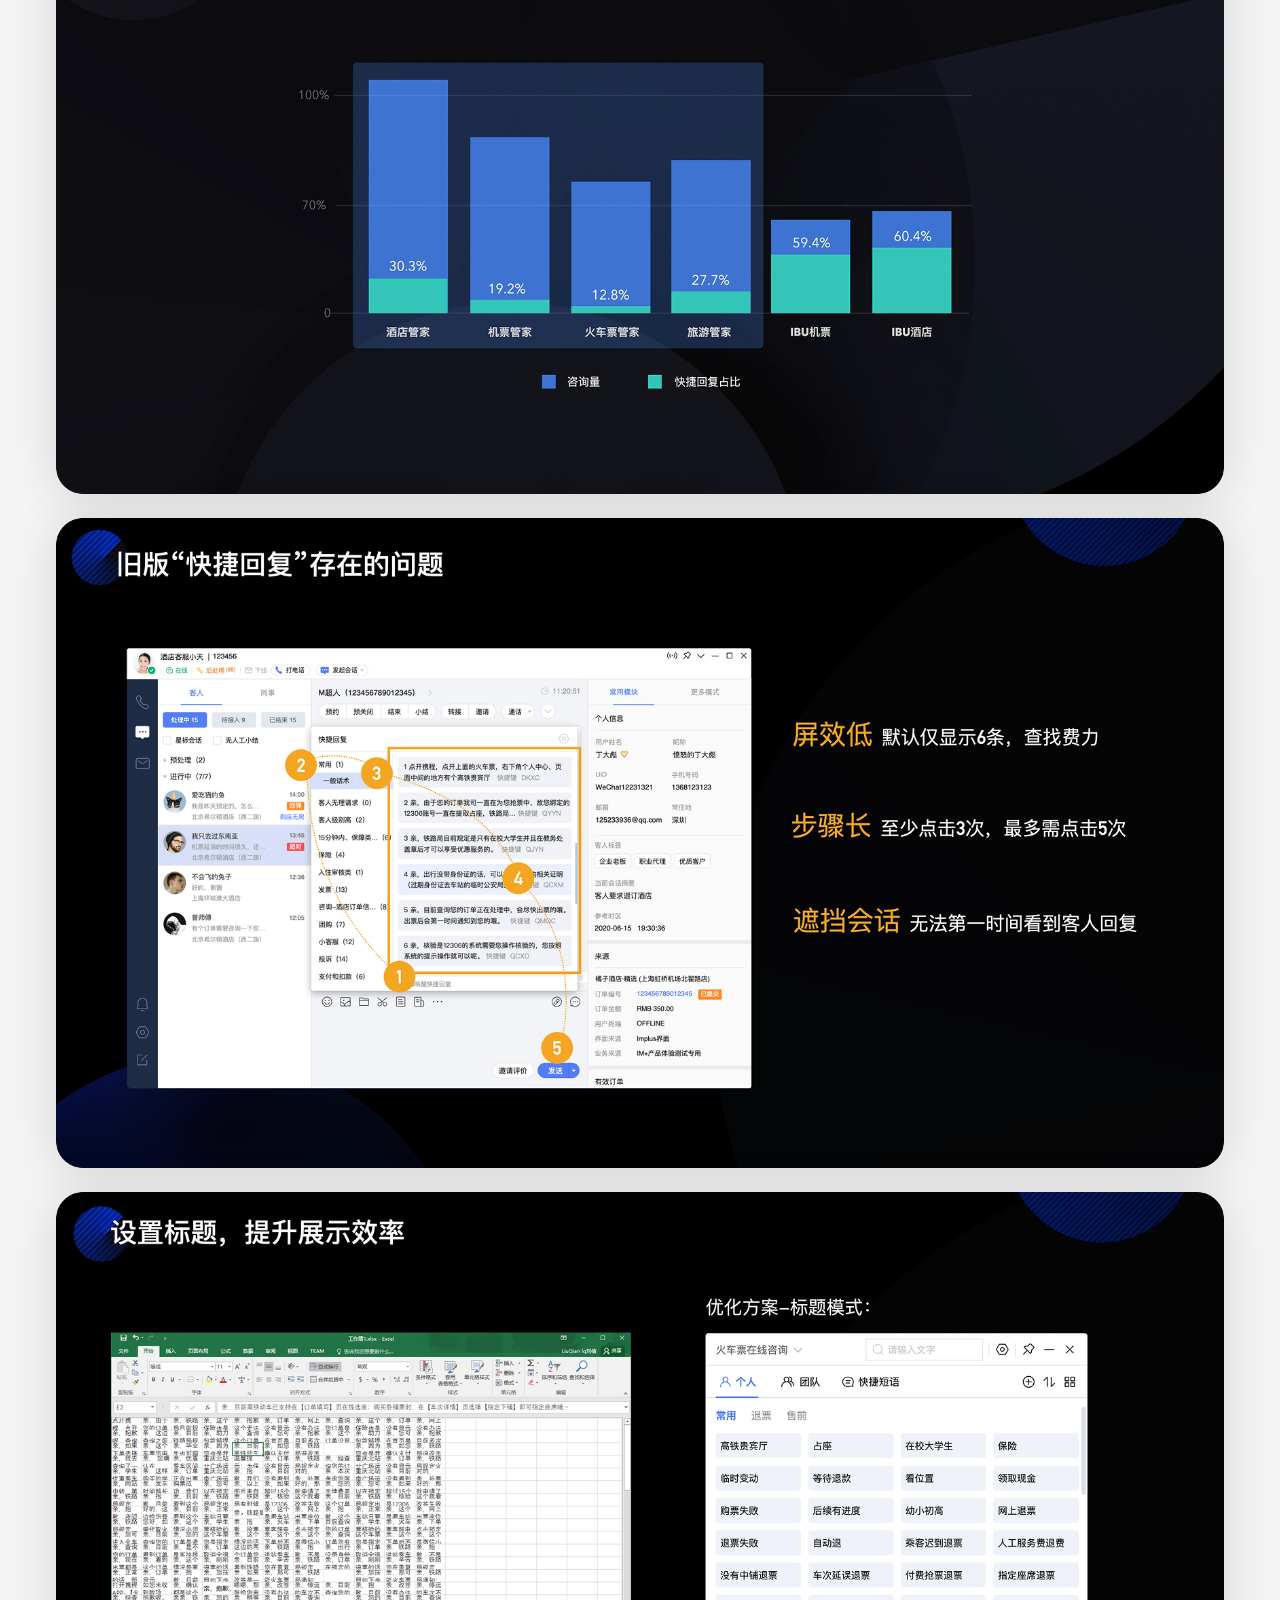
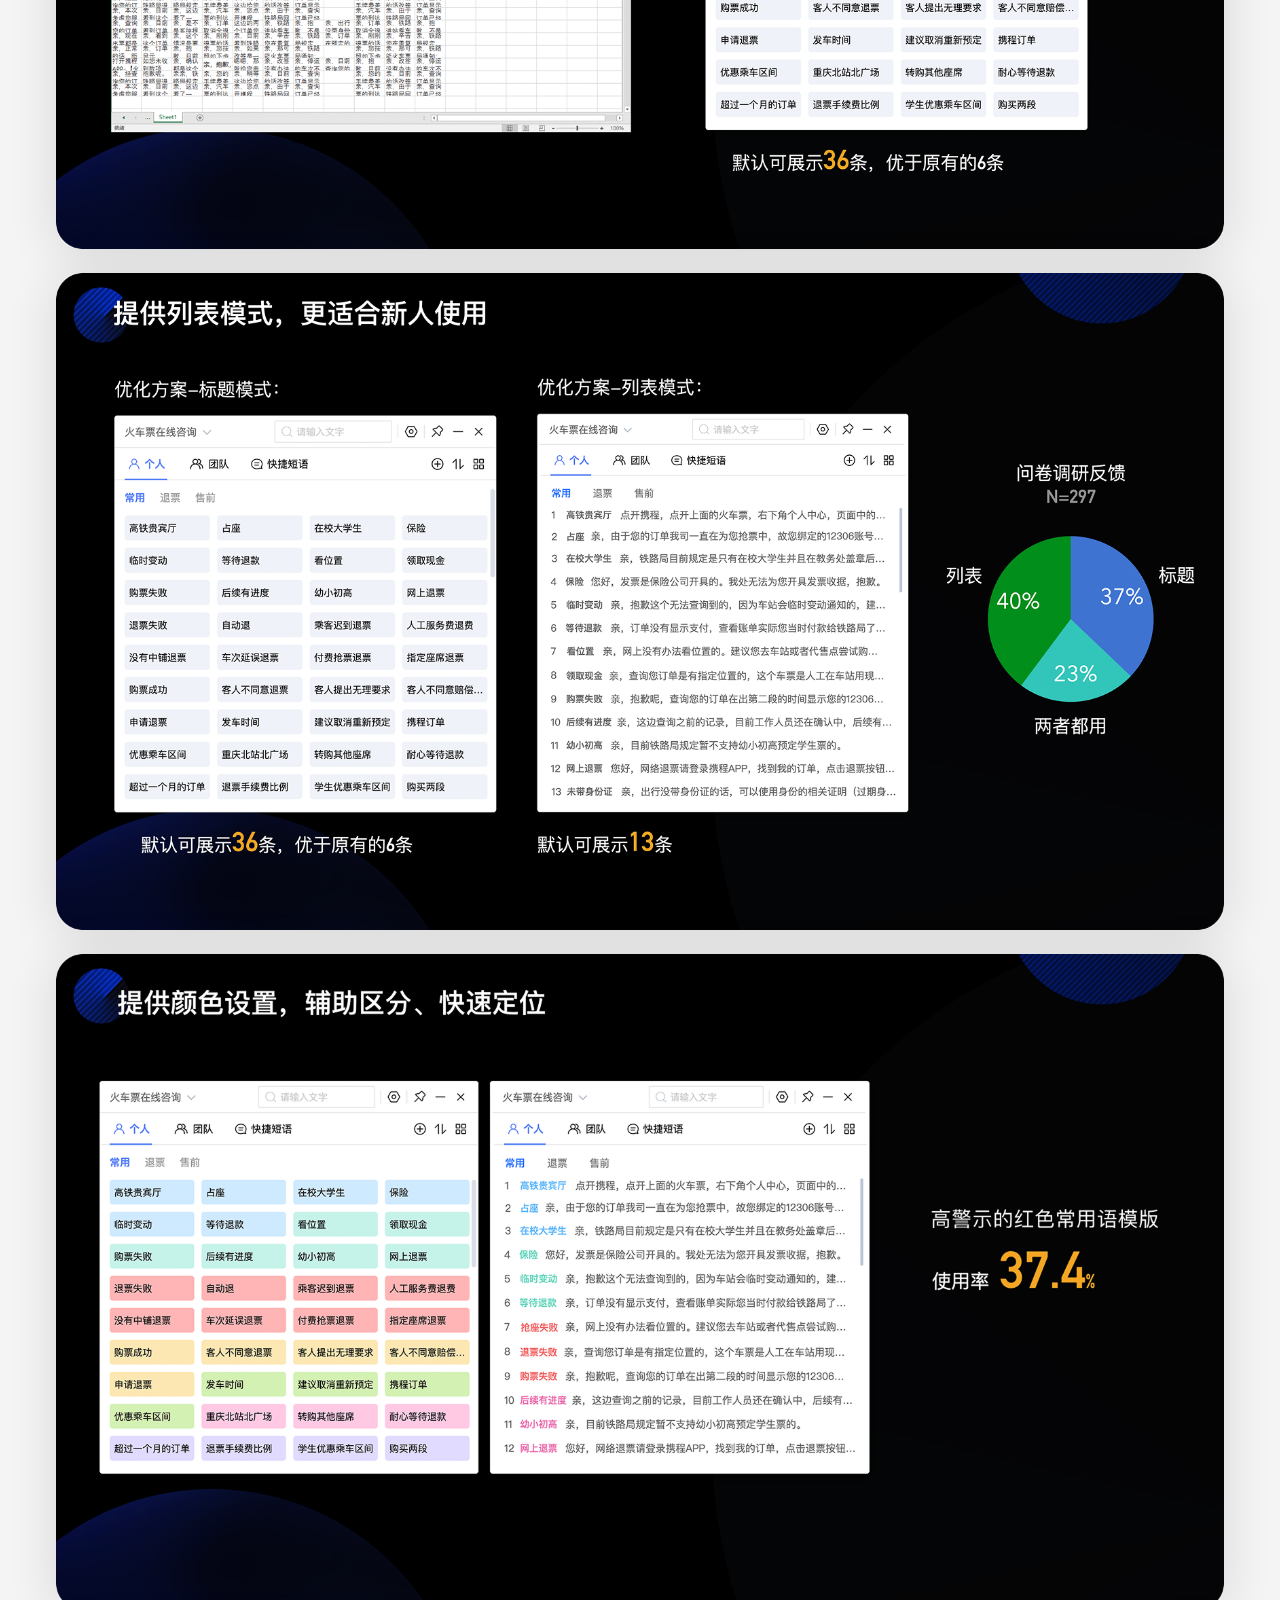
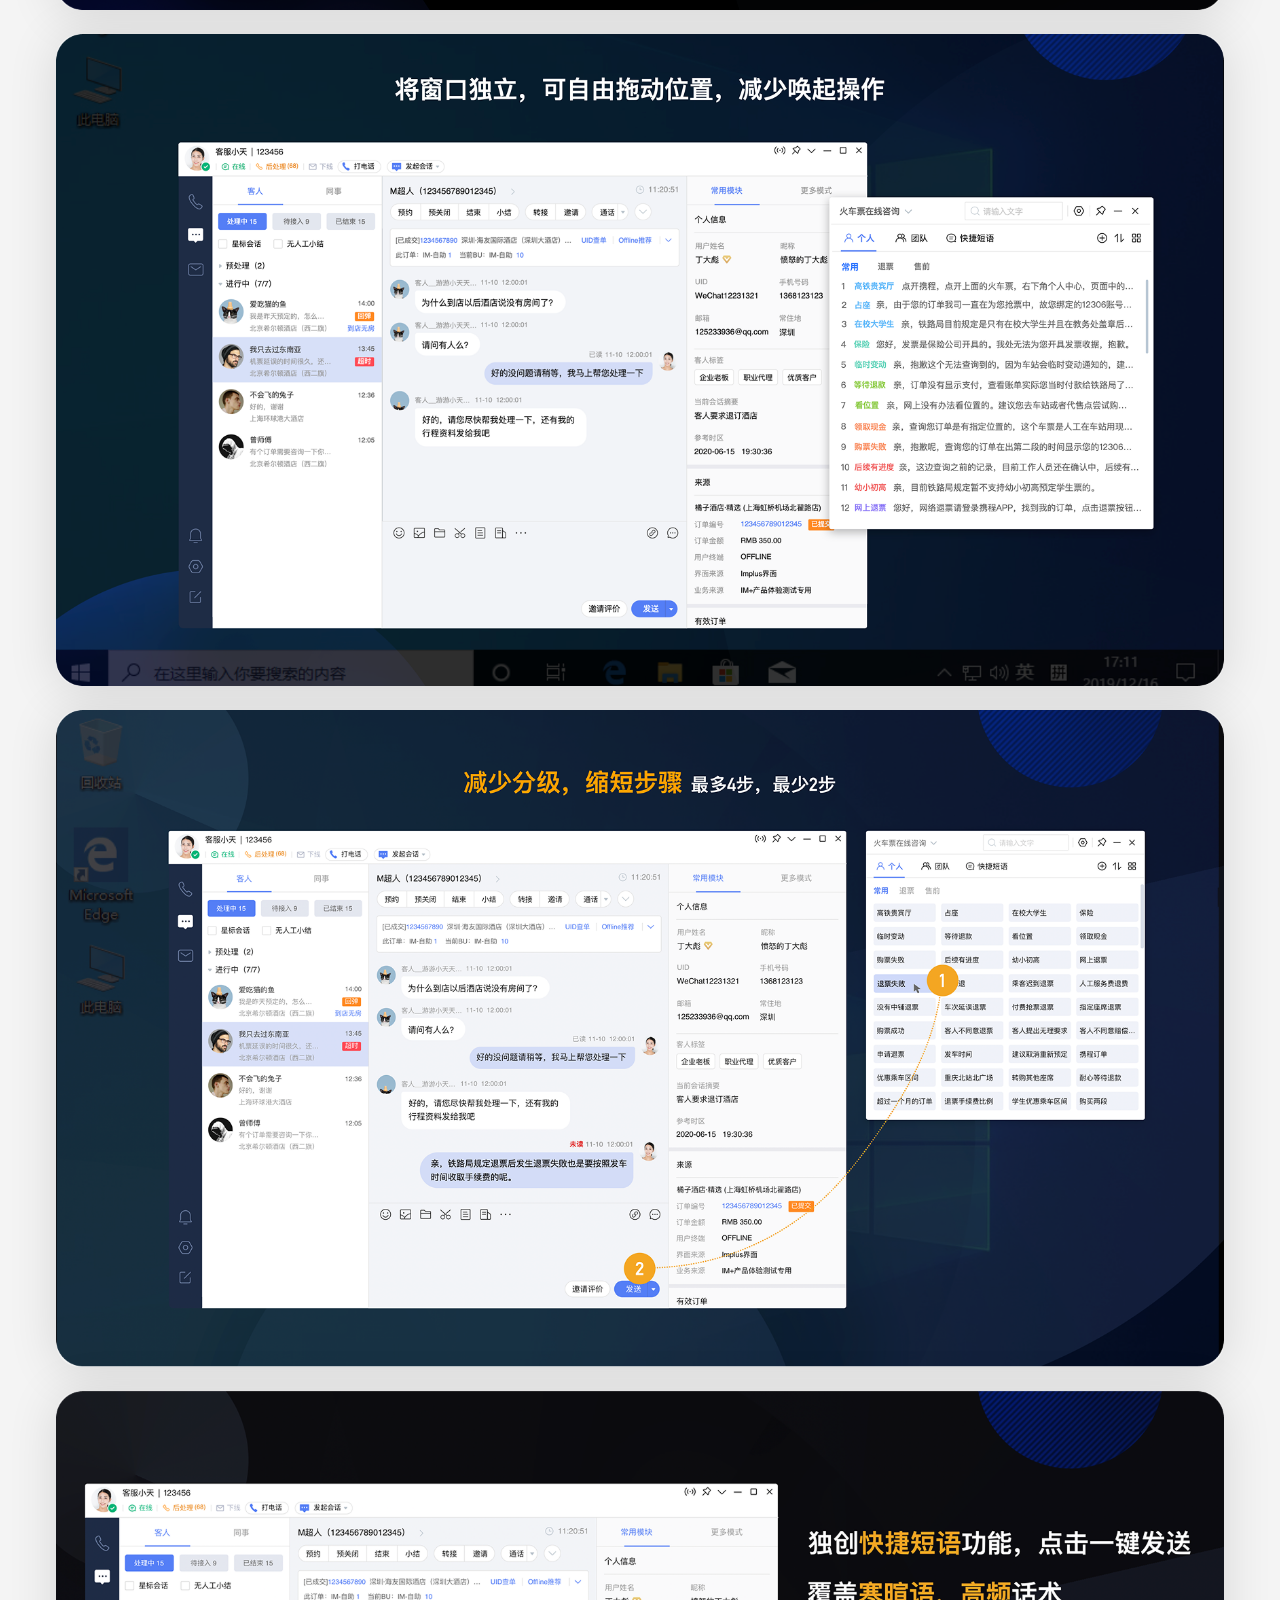
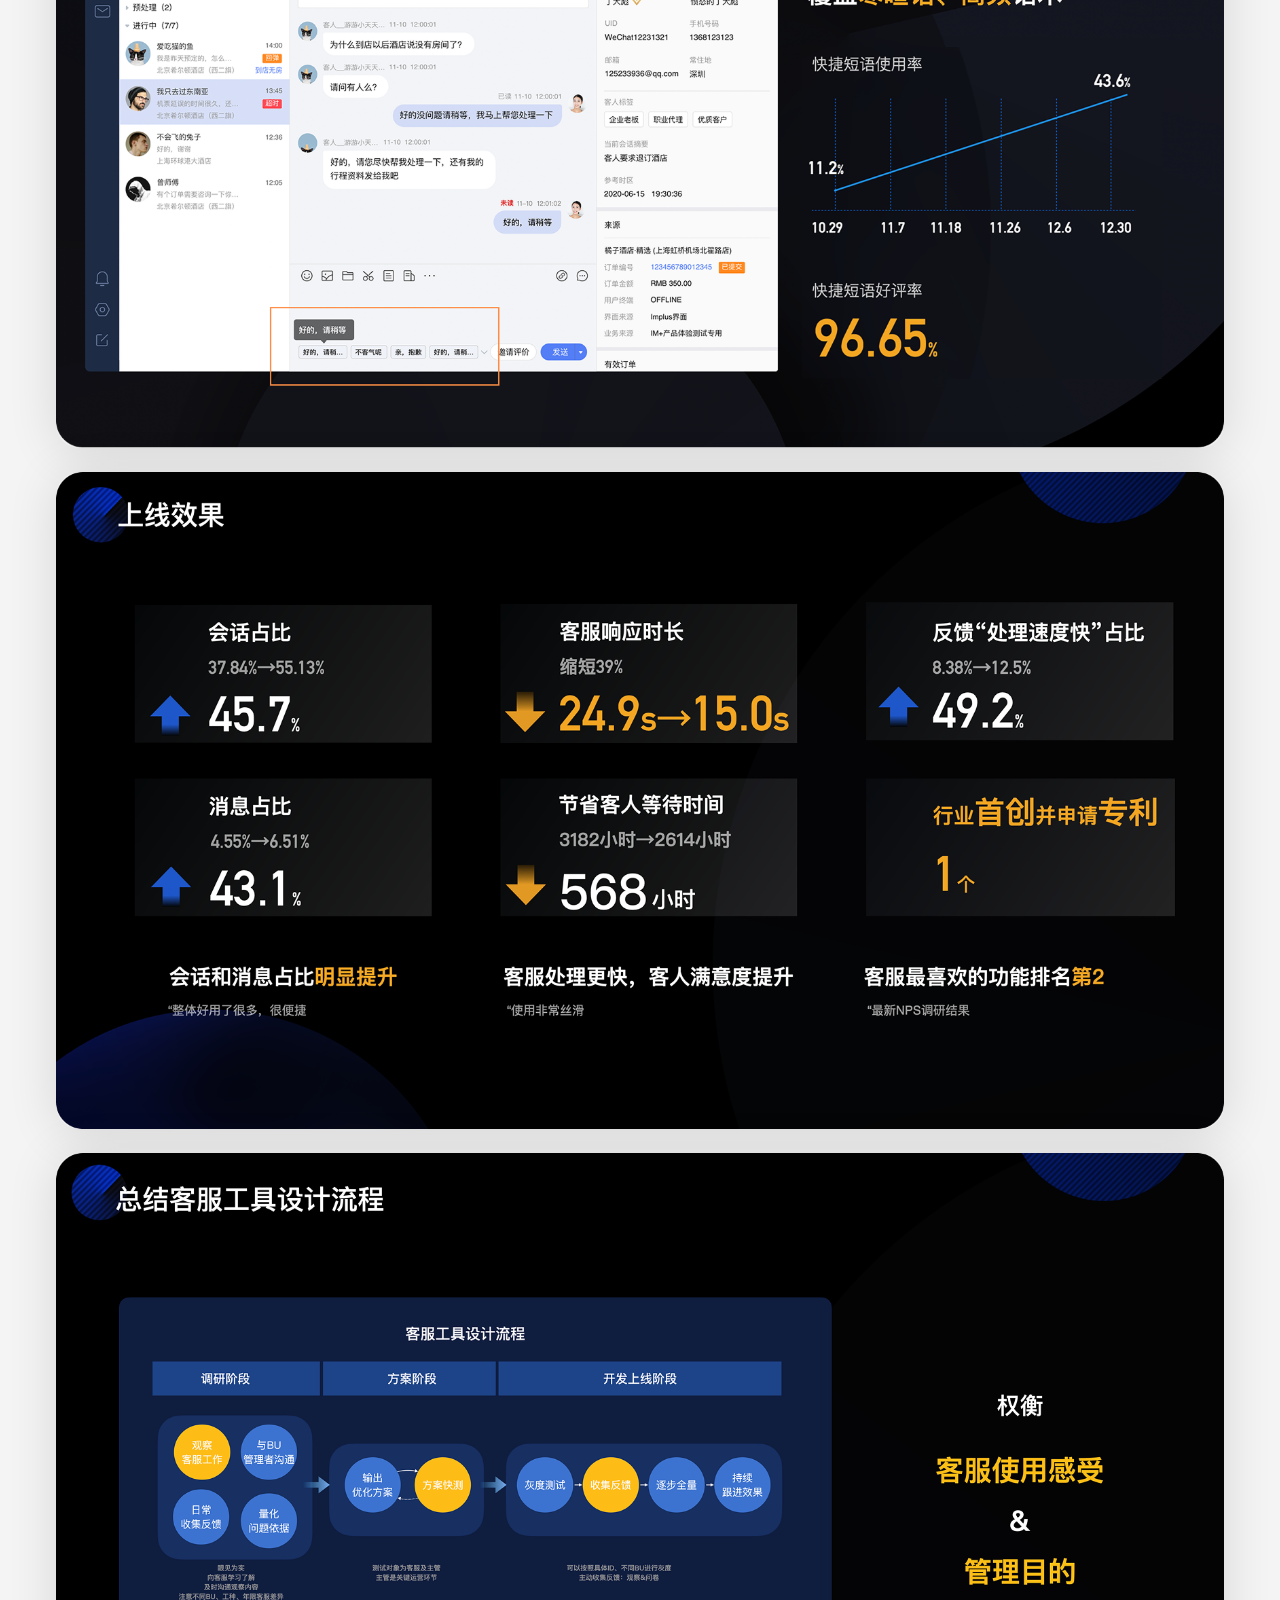
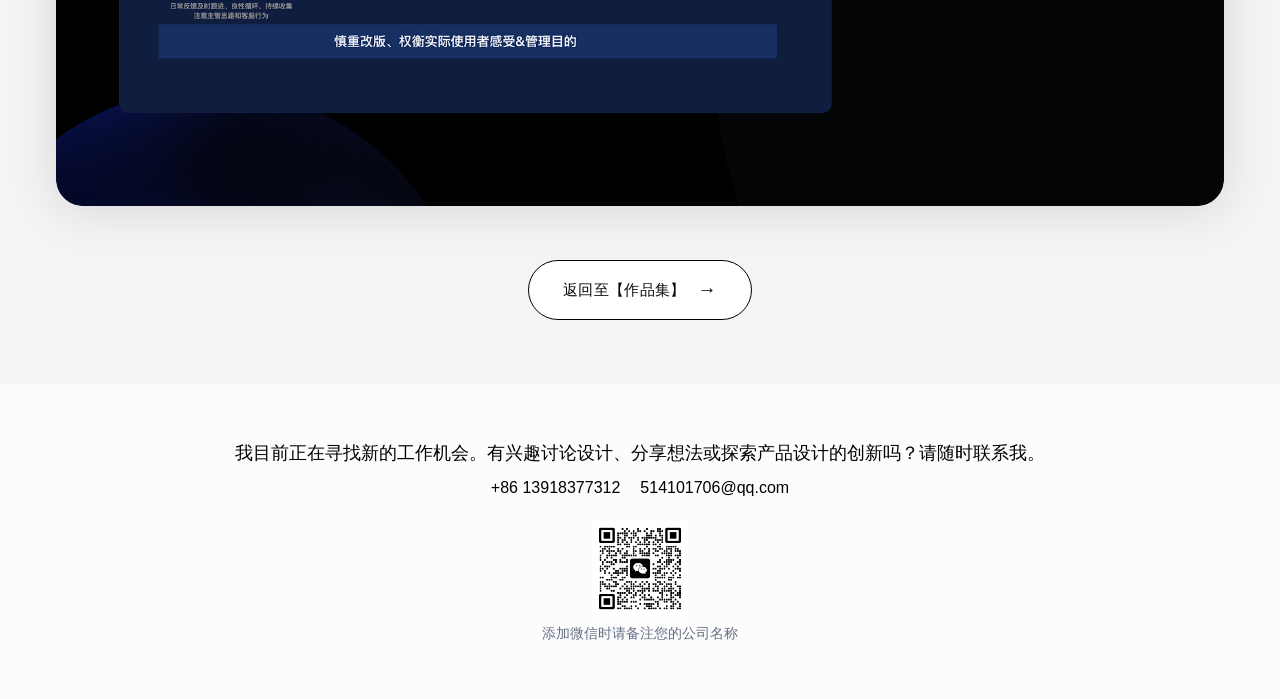
<file: trip-im-ux.html>
<!doctype html>
<html lang="zh-CN">
  <head>
    <meta charset="UTF-8" />
    <meta name="viewport" content="width=device-width, initial-scale=1.0" />
    <title>携程集团IM+客服端快捷回复工具优化UX - 傅嫣婷作品集</title>
    <meta name="description" content="携程集团IM+客服端快捷回复工具优化UX，获得1个携程集团交互设计专利。" />
    <link rel="stylesheet" href="./styles.css" />
  </head>
  <body class="portfolio-page case-page">
    <div class="page-shell">
      <main class="case-main">
        <div class="canvas case-container">
          <a class="case-return-btn-top" href="./works.html" aria-label="返回至作品集">←</a>

          <section class="case-header">
            <h1>携程集团IM+客服端快捷回复工具优化UX</h1>
            <p>获得1个携程集团交互设计专利</p>
            <div class="case-tags">
              <span>To B</span>
              <span>PC</span>
            </div>
          </section>

          <section class="case-gallery">
            <img src="./assets/cases/trip-im-ux/1.png" alt="携程集团IM+客服端快捷回复工具优化UX 展示 1" />
            <img src="./assets/cases/trip-im-ux/2.png" alt="携程集团IM+客服端快捷回复工具优化UX 展示 2" />
            <img src="./assets/cases/trip-im-ux/3.png" alt="携程集团IM+客服端快捷回复工具优化UX 展示 3" />
            <img src="./assets/cases/trip-im-ux/4.png" alt="携程集团IM+客服端快捷回复工具优化UX 展示 4" />
            <img src="./assets/cases/trip-im-ux/5.png" alt="携程集团IM+客服端快捷回复工具优化UX 展示 5" />
            <img src="./assets/cases/trip-im-ux/6.png" alt="携程集团IM+客服端快捷回复工具优化UX 展示 6" />
            <img src="./assets/cases/trip-im-ux/7.png" alt="携程集团IM+客服端快捷回复工具优化UX 展示 7" />
            <img src="./assets/cases/trip-im-ux/8.png" alt="携程集团IM+客服端快捷回复工具优化UX 展示 8" />
            <img src="./assets/cases/trip-im-ux/9.png" alt="携程集团IM+客服端快捷回复工具优化UX 展示 9" />
            <img src="./assets/cases/trip-im-ux/10.png" alt="携程集团IM+客服端快捷回复工具优化UX 展示 10" />
            <img src="./assets/cases/trip-im-ux/11.png" alt="携程集团IM+客服端快捷回复工具优化UX 展示 11" />
            <img src="./assets/cases/trip-im-ux/12.png" alt="携程集团IM+客服端快捷回复工具优化UX 展示 12" />
            <img src="./assets/cases/trip-im-ux/13.png" alt="携程集团IM+客服端快捷回复工具优化UX 展示 13" />
            <img src="./assets/cases/trip-im-ux/14.png" alt="携程集团IM+客服端快捷回复工具优化UX 展示 14" />
          </section>

          <div class="case-back-wrap">
            <a class="case-back-btn" href="./works.html">返回至【作品集】 <span>→</span></a>
          </div>
        </div>
      </main>

      <footer class="footer">
        <div class="canvas">
          <p class="footer-text">
            我目前正在寻找新的工作机会。有兴趣讨论设计、分享想法或探索产品设计的创新吗？请随时联系我。
          </p>
          <div class="contacts">
            <a href="tel:+8613918377312">+86 13918377312</a>
            <a href="mailto:514101706@qq.com">514101706@qq.com</a>
          </div>
          <img src="./assets/home/erweima.png" alt="微信二维码" class="qrcode" />
          <p class="qrcode-note">添加微信时请备注您的公司名称</p>
        </div>
      </footer>
    </div>
  </body>
</html>
</file>
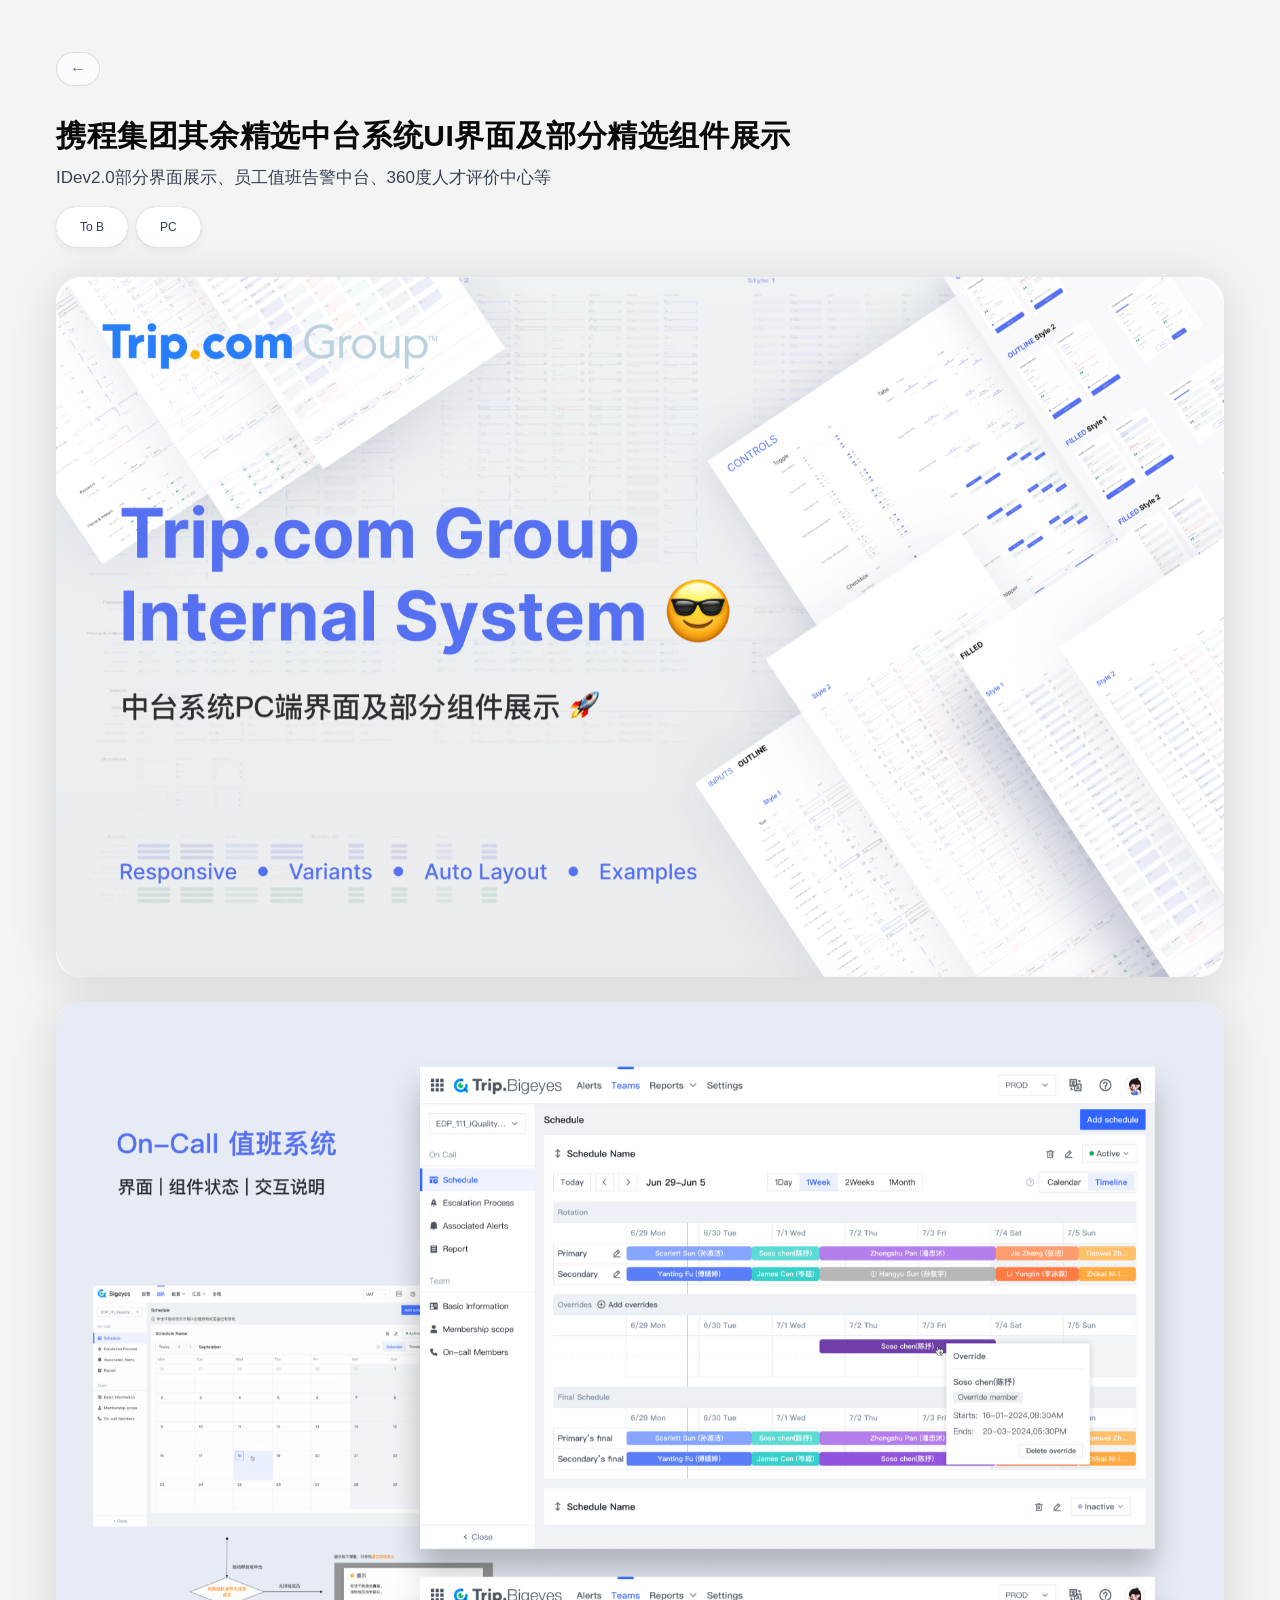
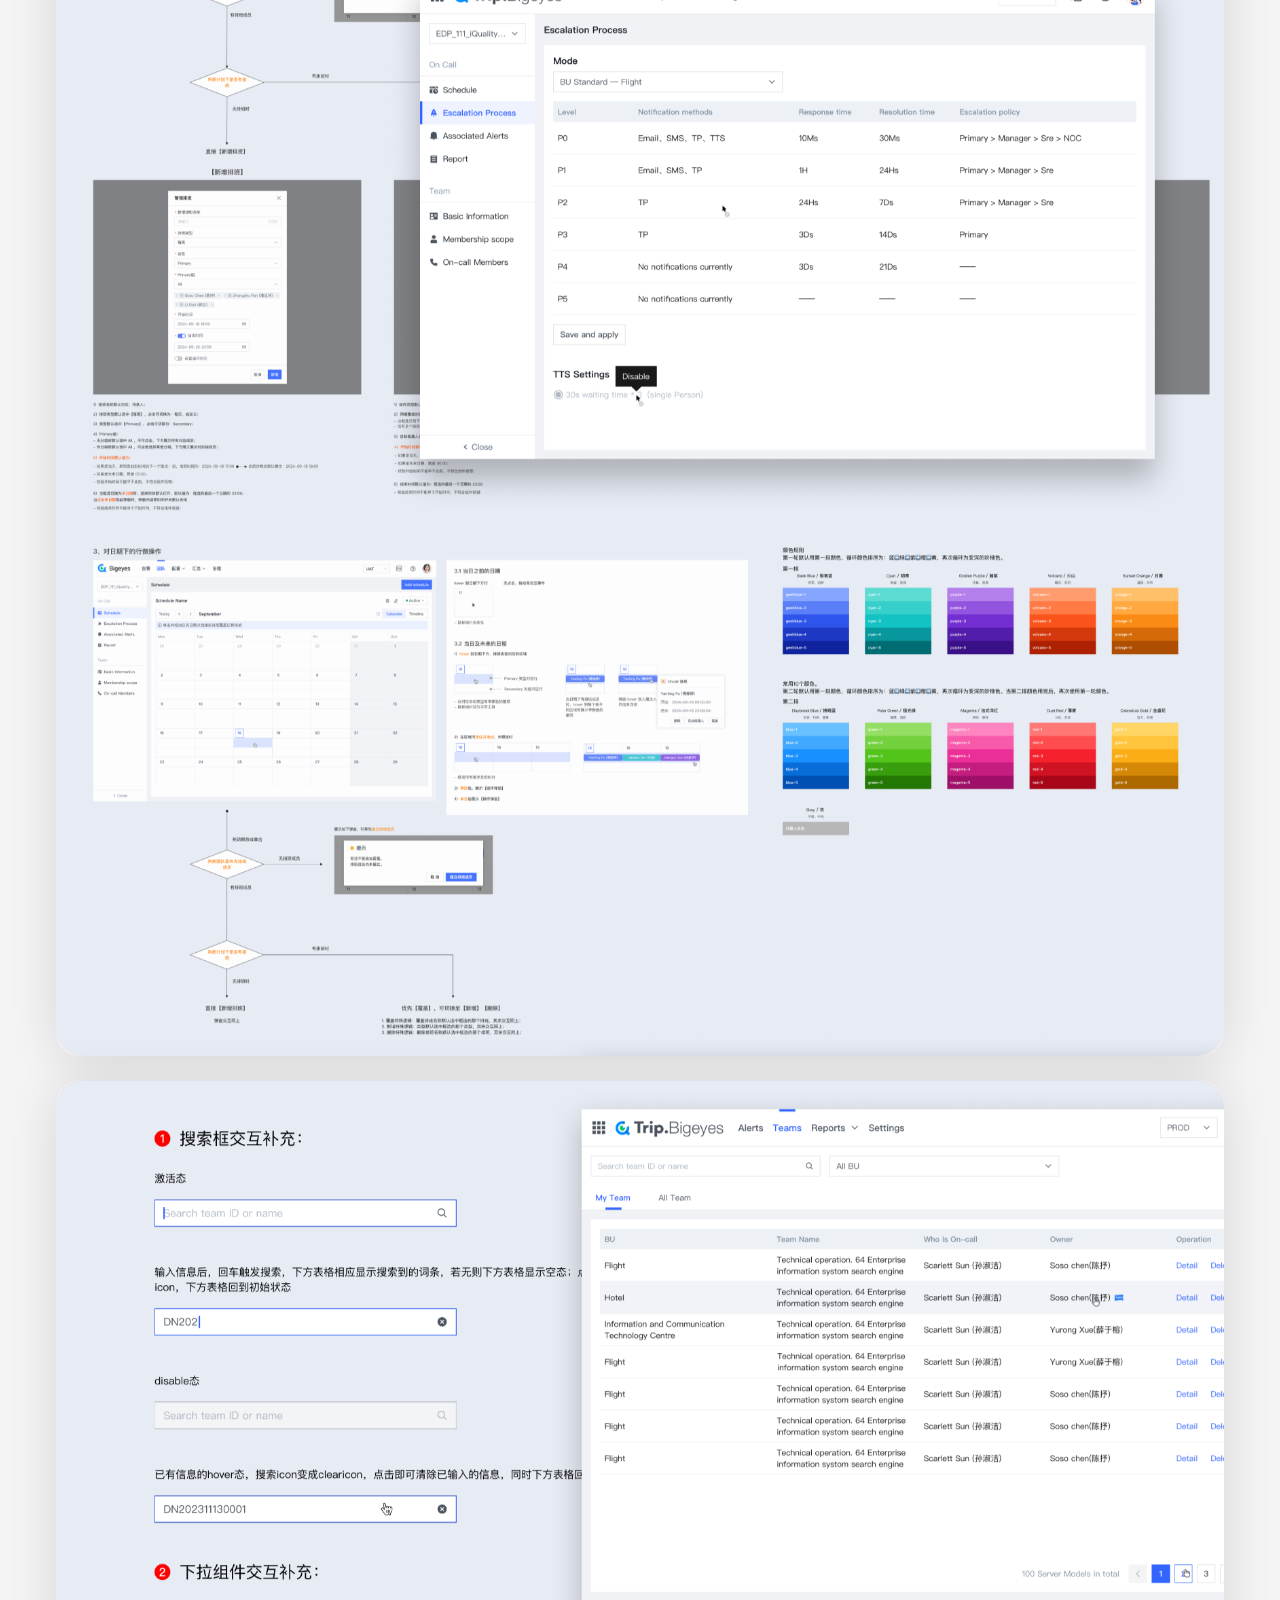
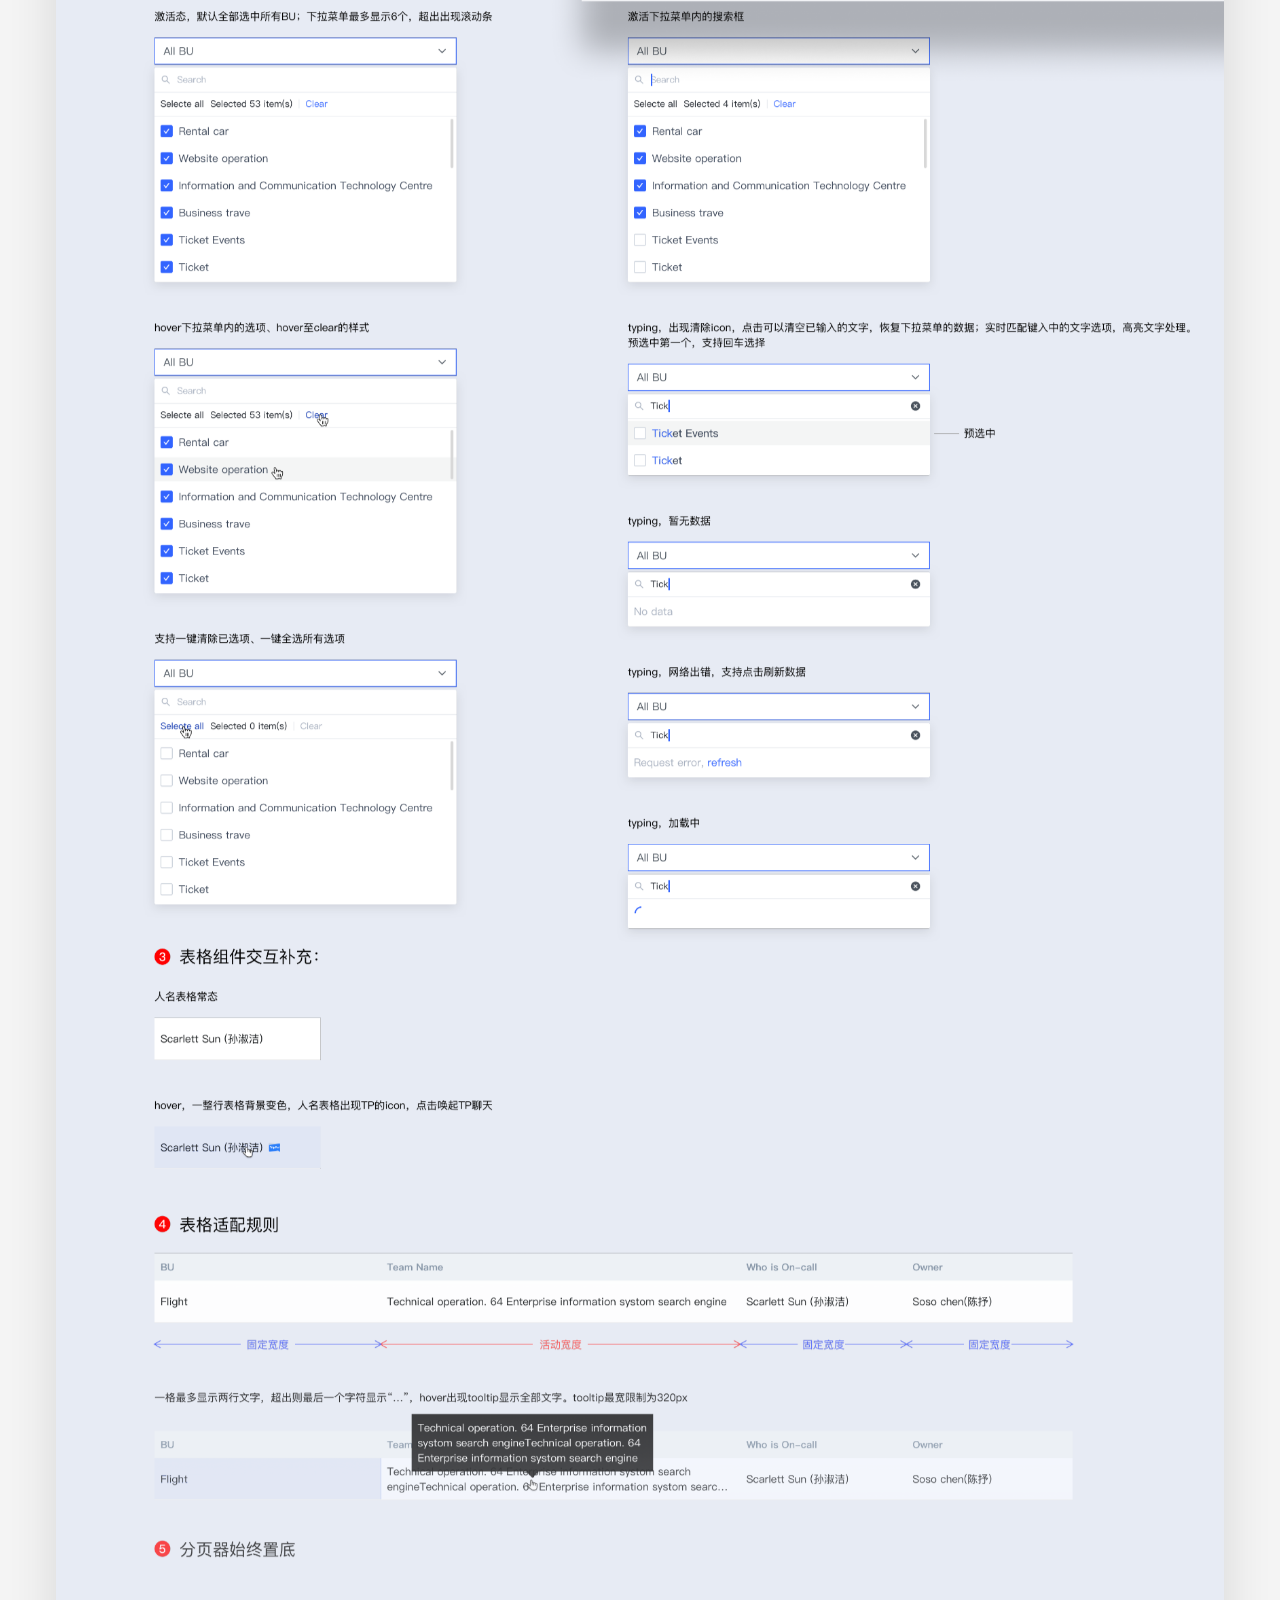
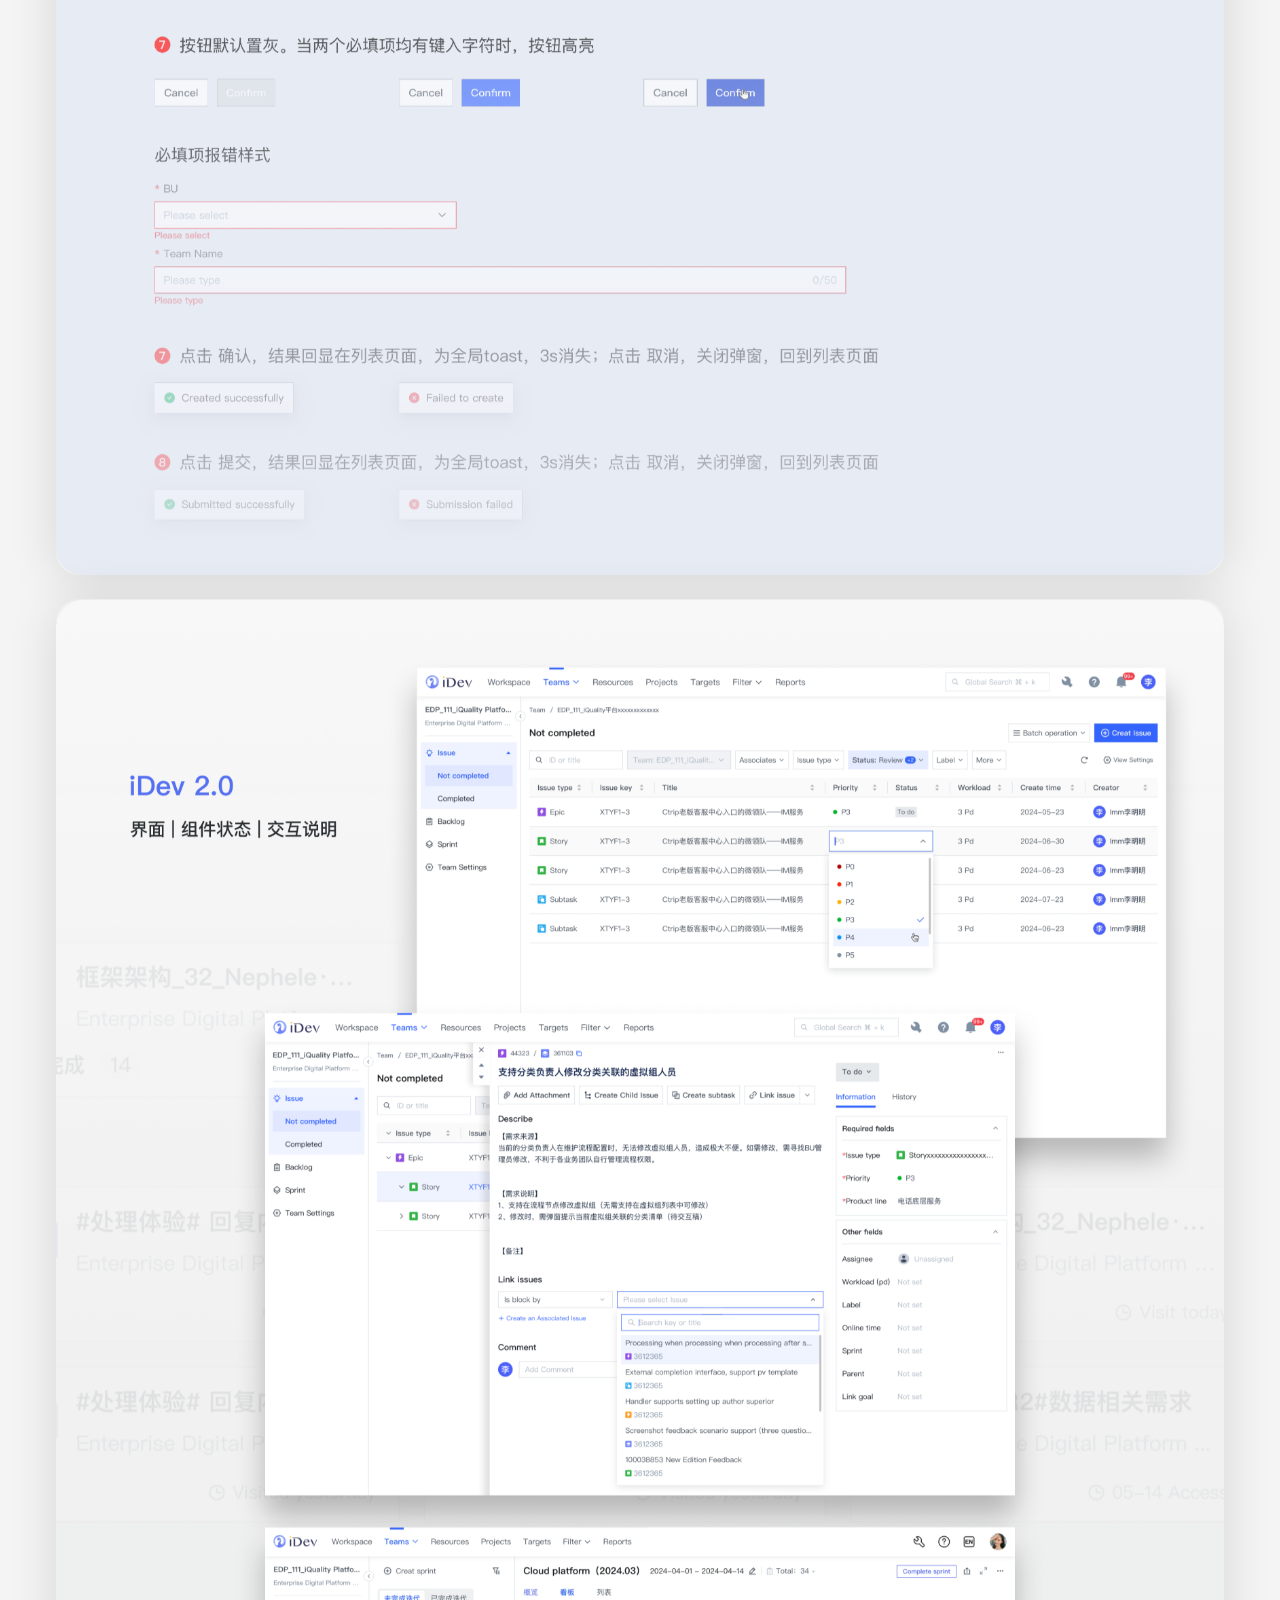
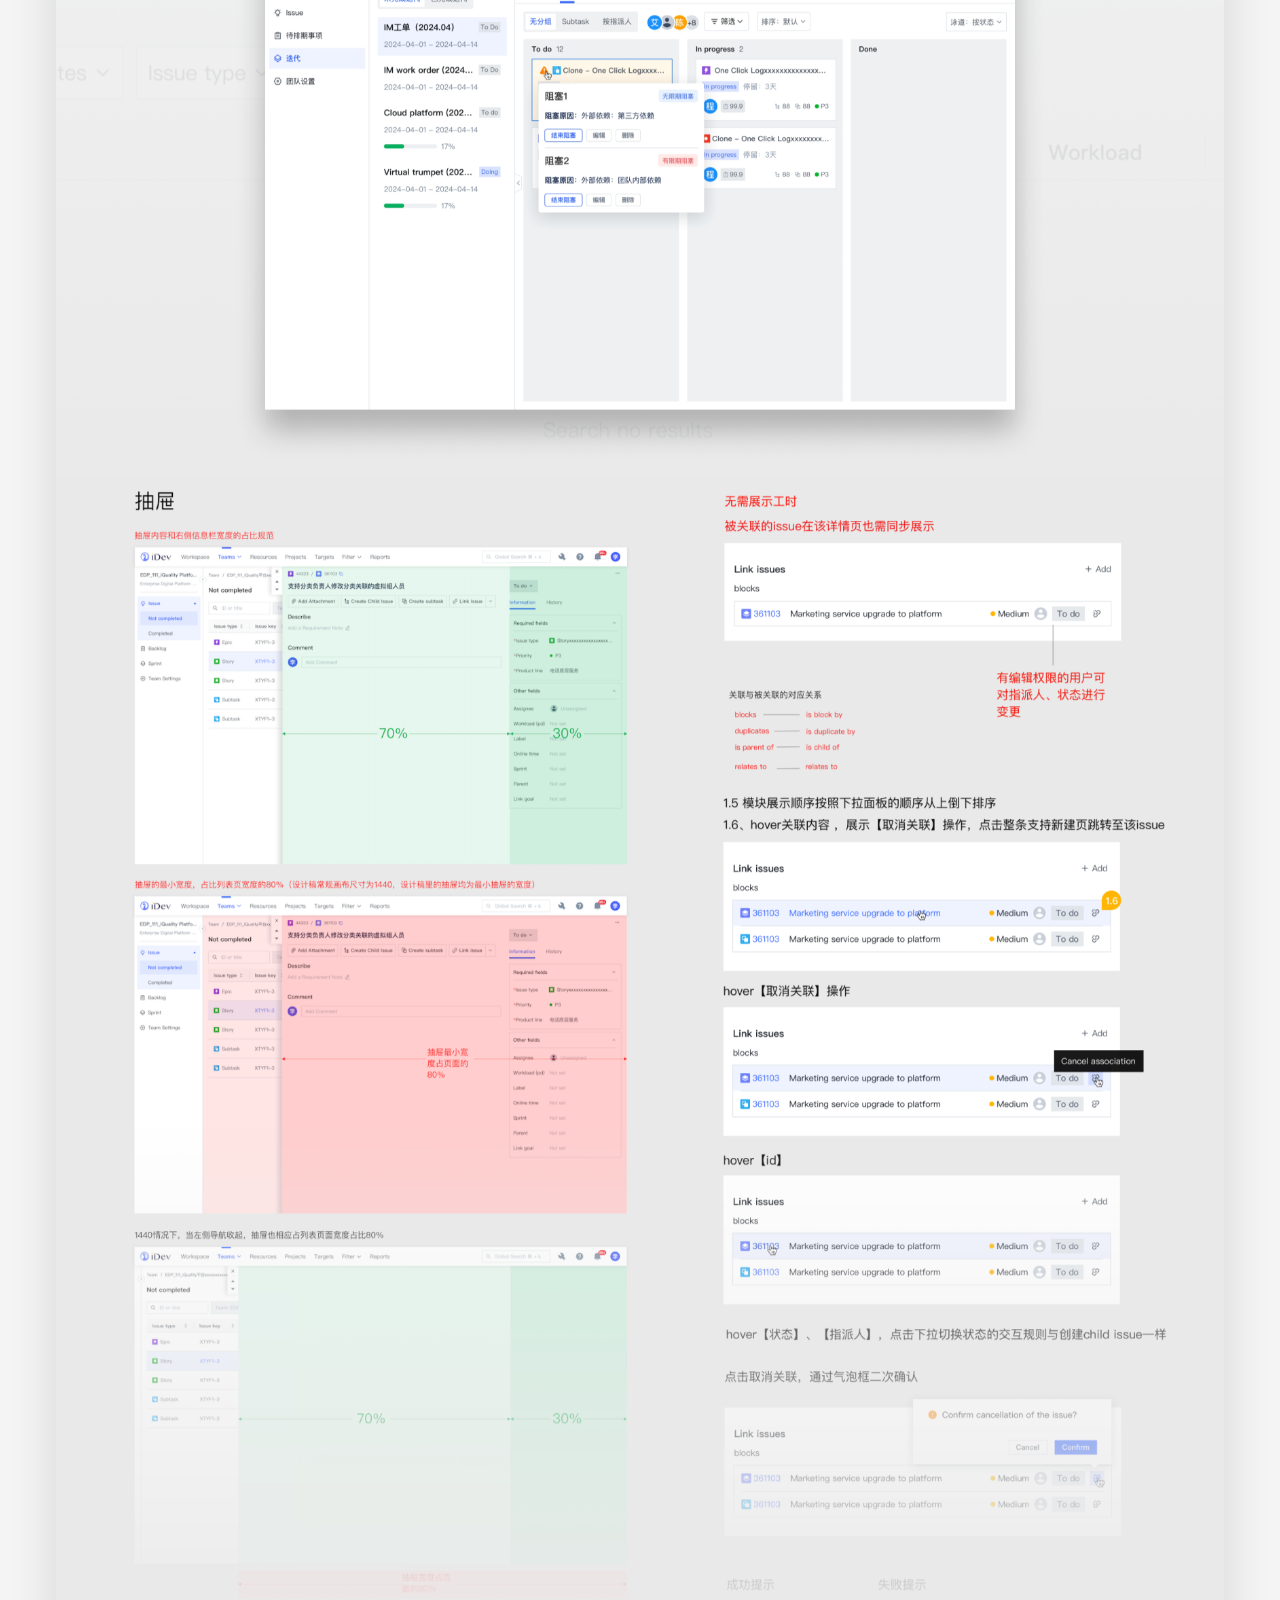
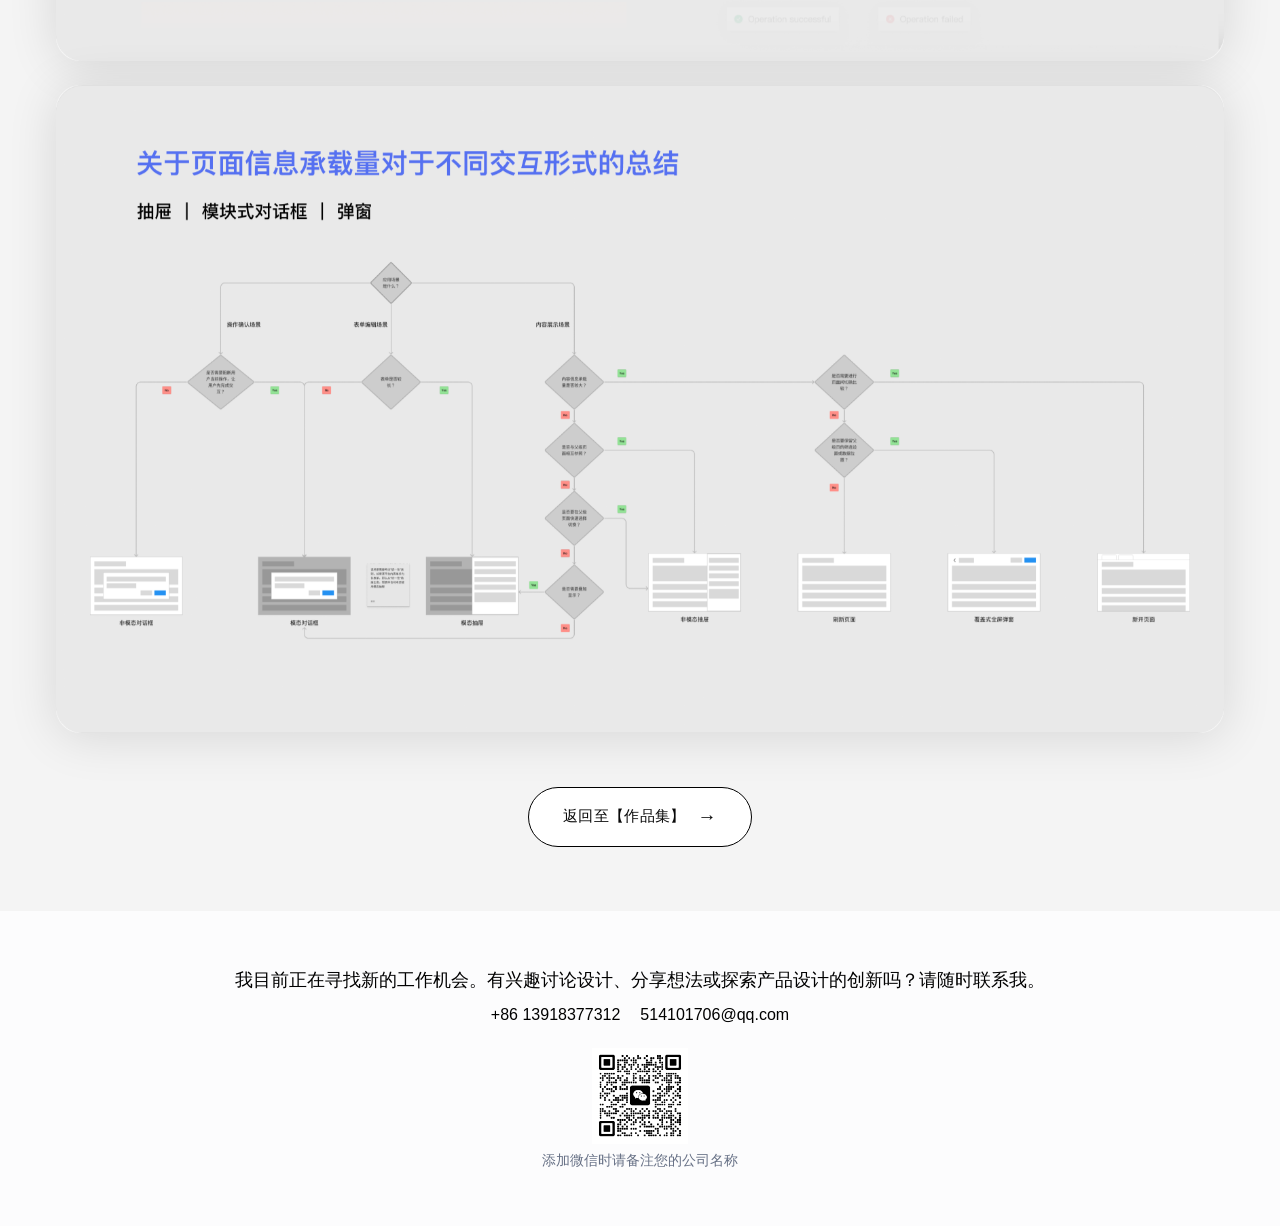
<file: trip-system-ui.html>
<!doctype html>
<html lang="zh-CN">
  <head>
    <meta charset="UTF-8" />
    <meta name="viewport" content="width=device-width, initial-scale=1.0" />
    <title>携程集团其余精选中台系统UI界面及部分精选组件展示 - 傅嫣婷作品集</title>
    <meta
      name="description"
      content="携程集团其余精选中台系统UI界面及部分精选组件展示，IDev2.0部分界面展示、员工值班告警中台、360度人才评价中心等。"
    />
    <link rel="stylesheet" href="./styles.css" />
  </head>
  <body class="portfolio-page case-page">
    <div class="page-shell">
      <main class="case-main">
        <div class="canvas case-container">
          <a class="case-return-btn-top" href="./works.html" aria-label="返回至作品集">←</a>

          <section class="case-header">
            <h1>携程集团其余精选中台系统UI界面及部分精选组件展示</h1>
            <p>IDev2.0部分界面展示、员工值班告警中台、360度人才评价中心等</p>
            <div class="case-tags">
              <span>To B</span>
              <span>PC</span>
            </div>
          </section>

          <section class="case-gallery">
            <img src="./assets/cases/trip-system-ui/1.png" alt="携程集团中台系统UI精选展示 1" />
            <img src="./assets/cases/trip-system-ui/2.png" alt="携程集团中台系统UI精选展示 2" />
            <img src="./assets/cases/trip-system-ui/3.png" alt="携程集团中台系统UI精选展示 3" />
            <img src="./assets/cases/trip-system-ui/4.png" alt="携程集团中台系统UI精选展示 4" />
            <img src="./assets/cases/trip-system-ui/5.png" alt="携程集团中台系统UI精选展示 5" />
          </section>

          <div class="case-back-wrap">
            <a class="case-back-btn" href="./works.html">返回至【作品集】 <span>→</span></a>
          </div>
        </div>
      </main>

      <footer class="footer">
        <div class="canvas">
          <p class="footer-text">
            我目前正在寻找新的工作机会。有兴趣讨论设计、分享想法或探索产品设计的创新吗？请随时联系我。
          </p>
          <div class="contacts">
            <a href="tel:+8613918377312">+86 13918377312</a>
            <a href="mailto:514101706@qq.com">514101706@qq.com</a>
          </div>
          <img src="./assets/home/erweima.png" alt="微信二维码" class="qrcode" />
          <p class="qrcode-note">添加微信时请备注您的公司名称</p>
        </div>
      </footer>
    </div>
  </body>
</html>
</file>
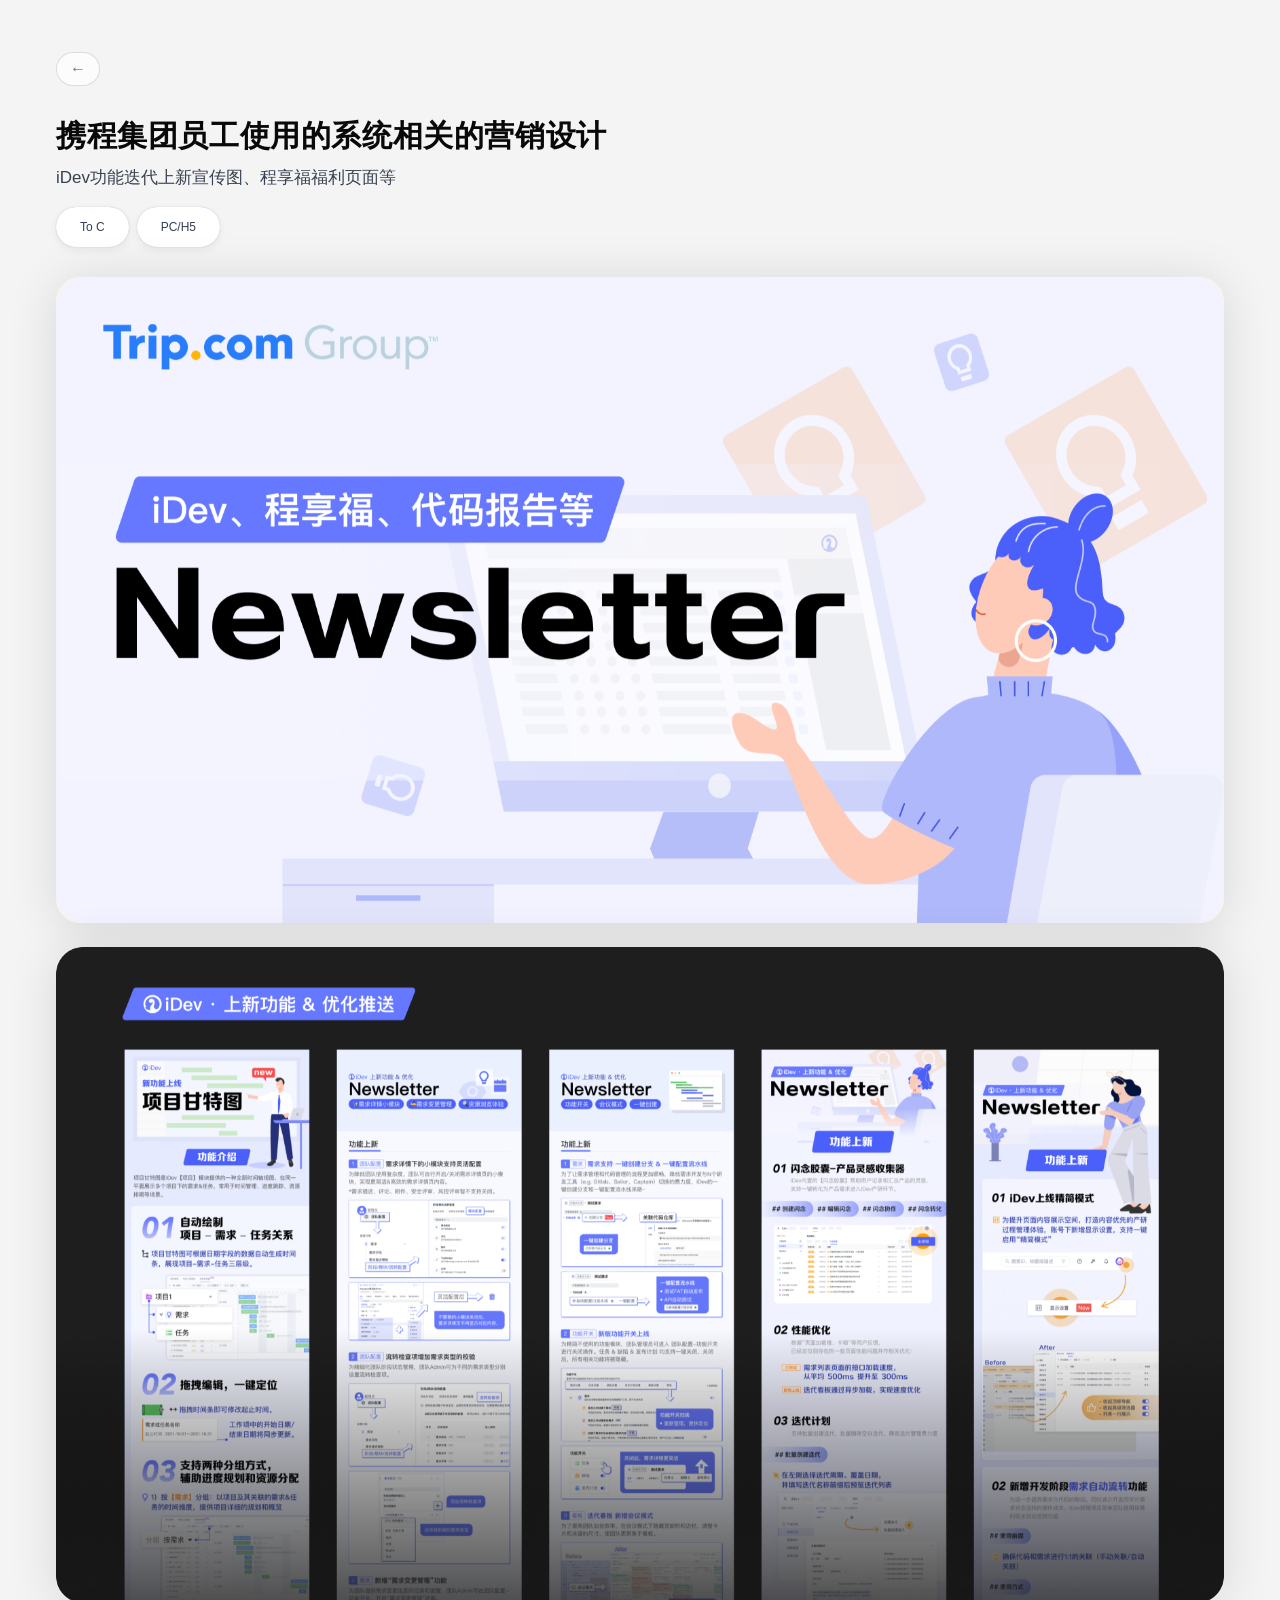
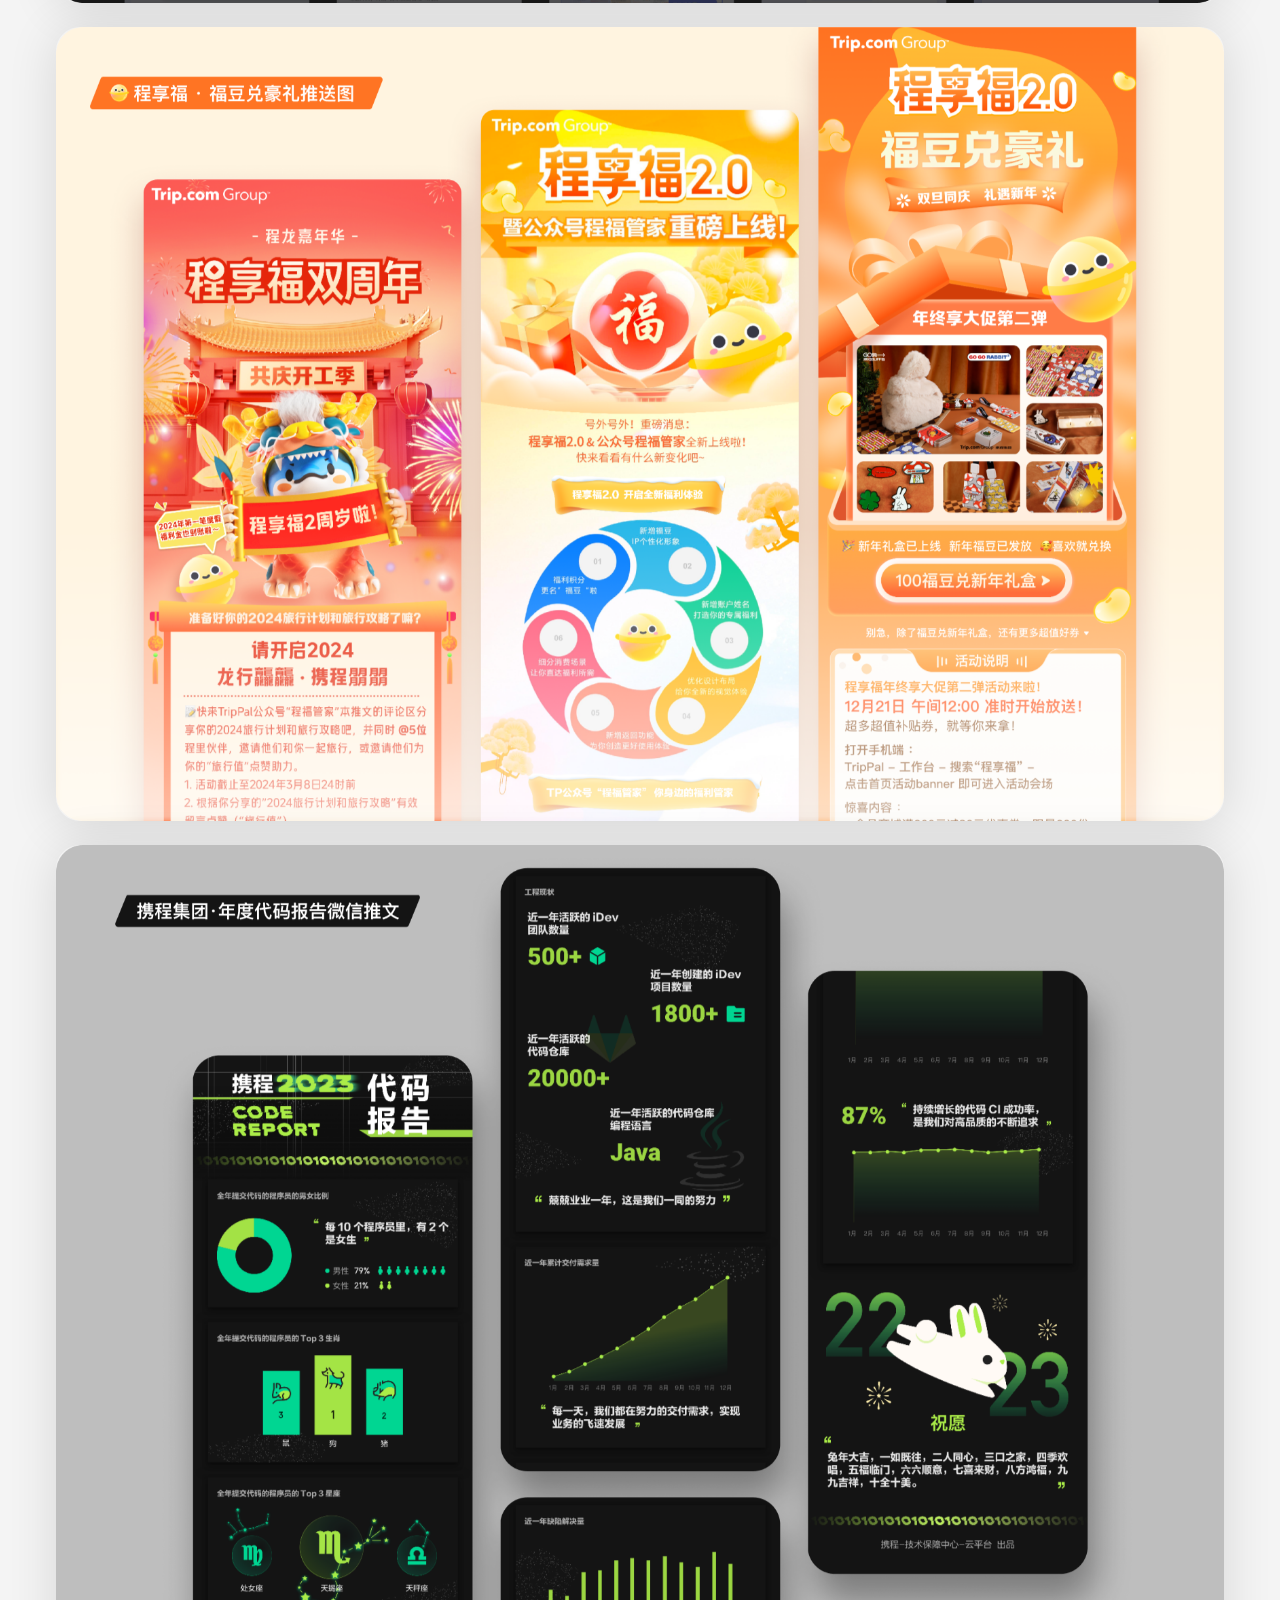
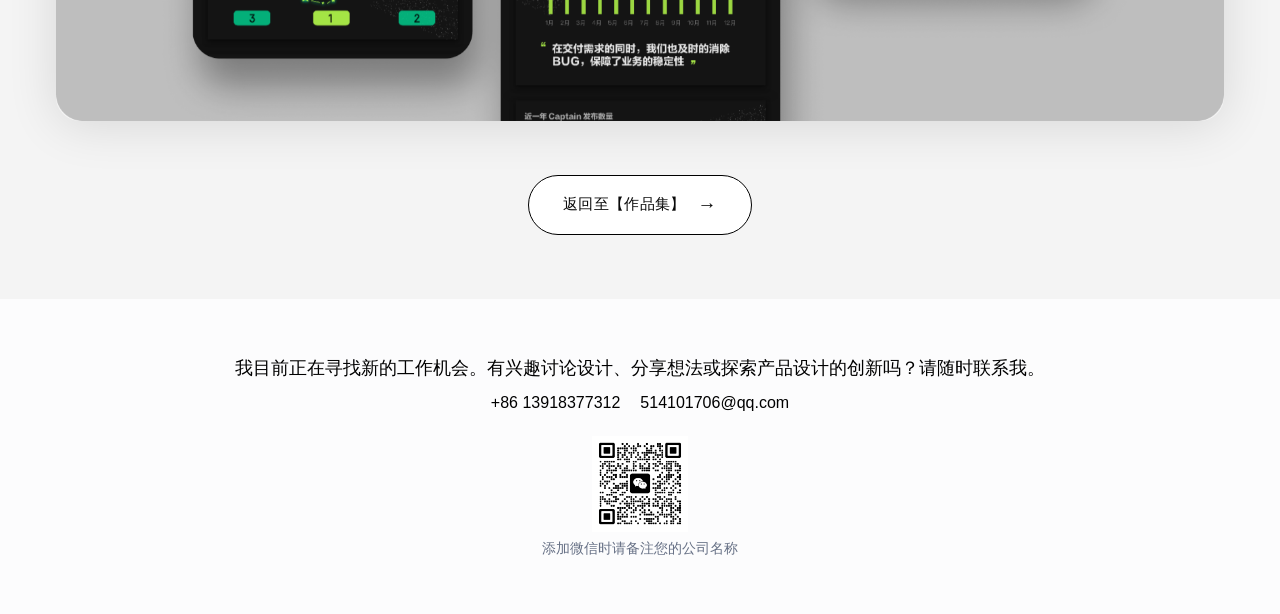
<file: trip-yingxiao-design.html>
<!doctype html>
<html lang="zh-CN">
  <head>
    <meta charset="UTF-8" />
    <meta name="viewport" content="width=device-width, initial-scale=1.0" />
    <title>携程集团员工使用的系统相关的营销设计 - 傅嫣婷作品集</title>
    <meta
      name="description"
      content="携程集团员工使用的系统相关的营销设计，iDev功能迭代上新宣传图、程享福福利页面等。"
    />
    <link rel="stylesheet" href="./styles.css" />
  </head>
  <body class="portfolio-page case-page">
    <div class="page-shell">
      <main class="case-main">
        <div class="canvas case-container">
          <a class="case-return-btn-top" href="./works.html" aria-label="返回至作品集">←</a>

          <section class="case-header">
            <h1>携程集团员工使用的系统相关的营销设计</h1>
            <p>iDev功能迭代上新宣传图、程享福福利页面等</p>
            <div class="case-tags">
              <span>To C</span>
              <span>PC/H5</span>
            </div>
          </section>

          <section class="case-gallery">
            <img src="./assets/cases/trip-yingxiao/1.png" alt="携程集团系统营销设计展示 1" />
            <img src="./assets/cases/trip-yingxiao/2.png" alt="携程集团系统营销设计展示 2" />
            <img src="./assets/cases/trip-yingxiao/3.png" alt="携程集团系统营销设计展示 3" />
            <img src="./assets/cases/trip-yingxiao/4.png" alt="携程集团系统营销设计展示 4" />
          </section>

          <div class="case-back-wrap">
            <a class="case-back-btn" href="./works.html">返回至【作品集】 <span>→</span></a>
          </div>
        </div>
      </main>

      <footer class="footer">
        <div class="canvas">
          <p class="footer-text">
            我目前正在寻找新的工作机会。有兴趣讨论设计、分享想法或探索产品设计的创新吗？请随时联系我。
          </p>
          <div class="contacts">
            <a href="tel:+8613918377312">+86 13918377312</a>
            <a href="mailto:514101706@qq.com">514101706@qq.com</a>
          </div>
          <img src="./assets/home/erweima.png" alt="微信二维码" class="qrcode" />
          <p class="qrcode-note">添加微信时请备注您的公司名称</p>
        </div>
      </footer>
    </div>
  </body>
</html>
</file>
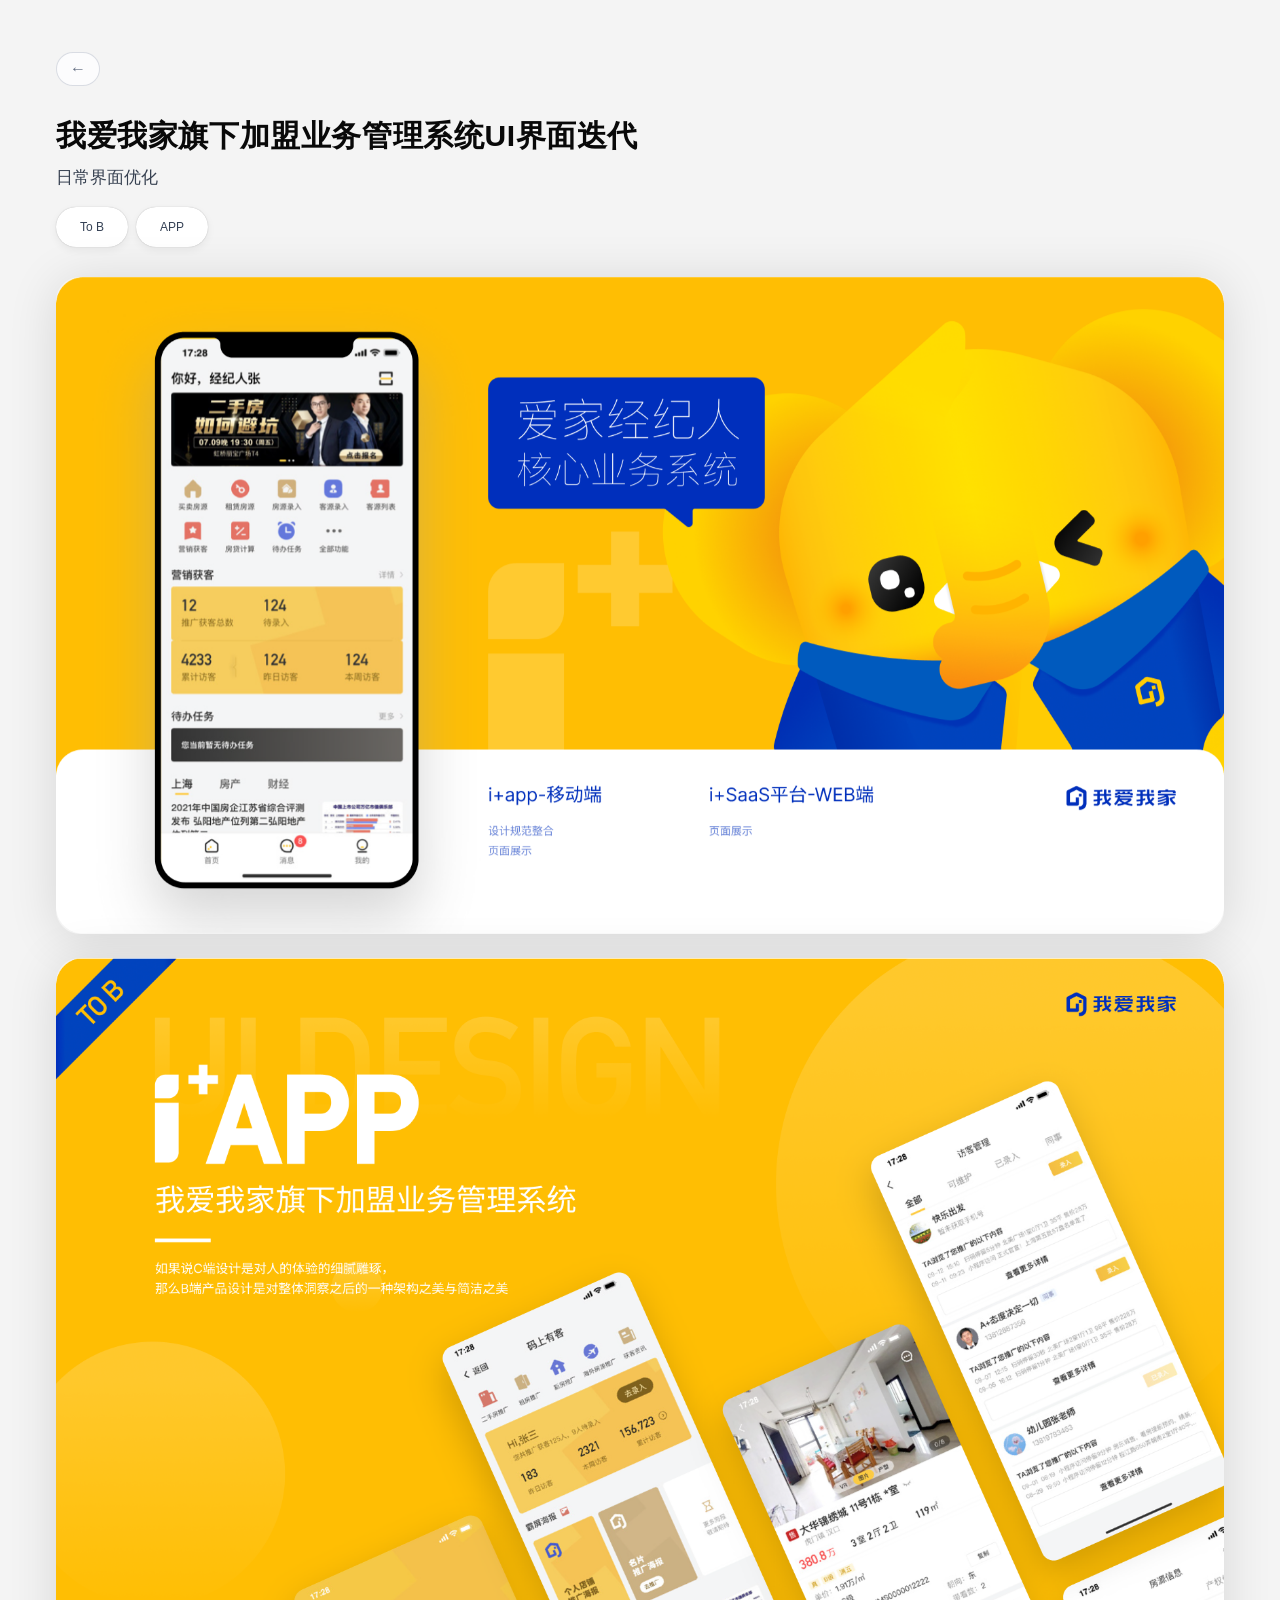
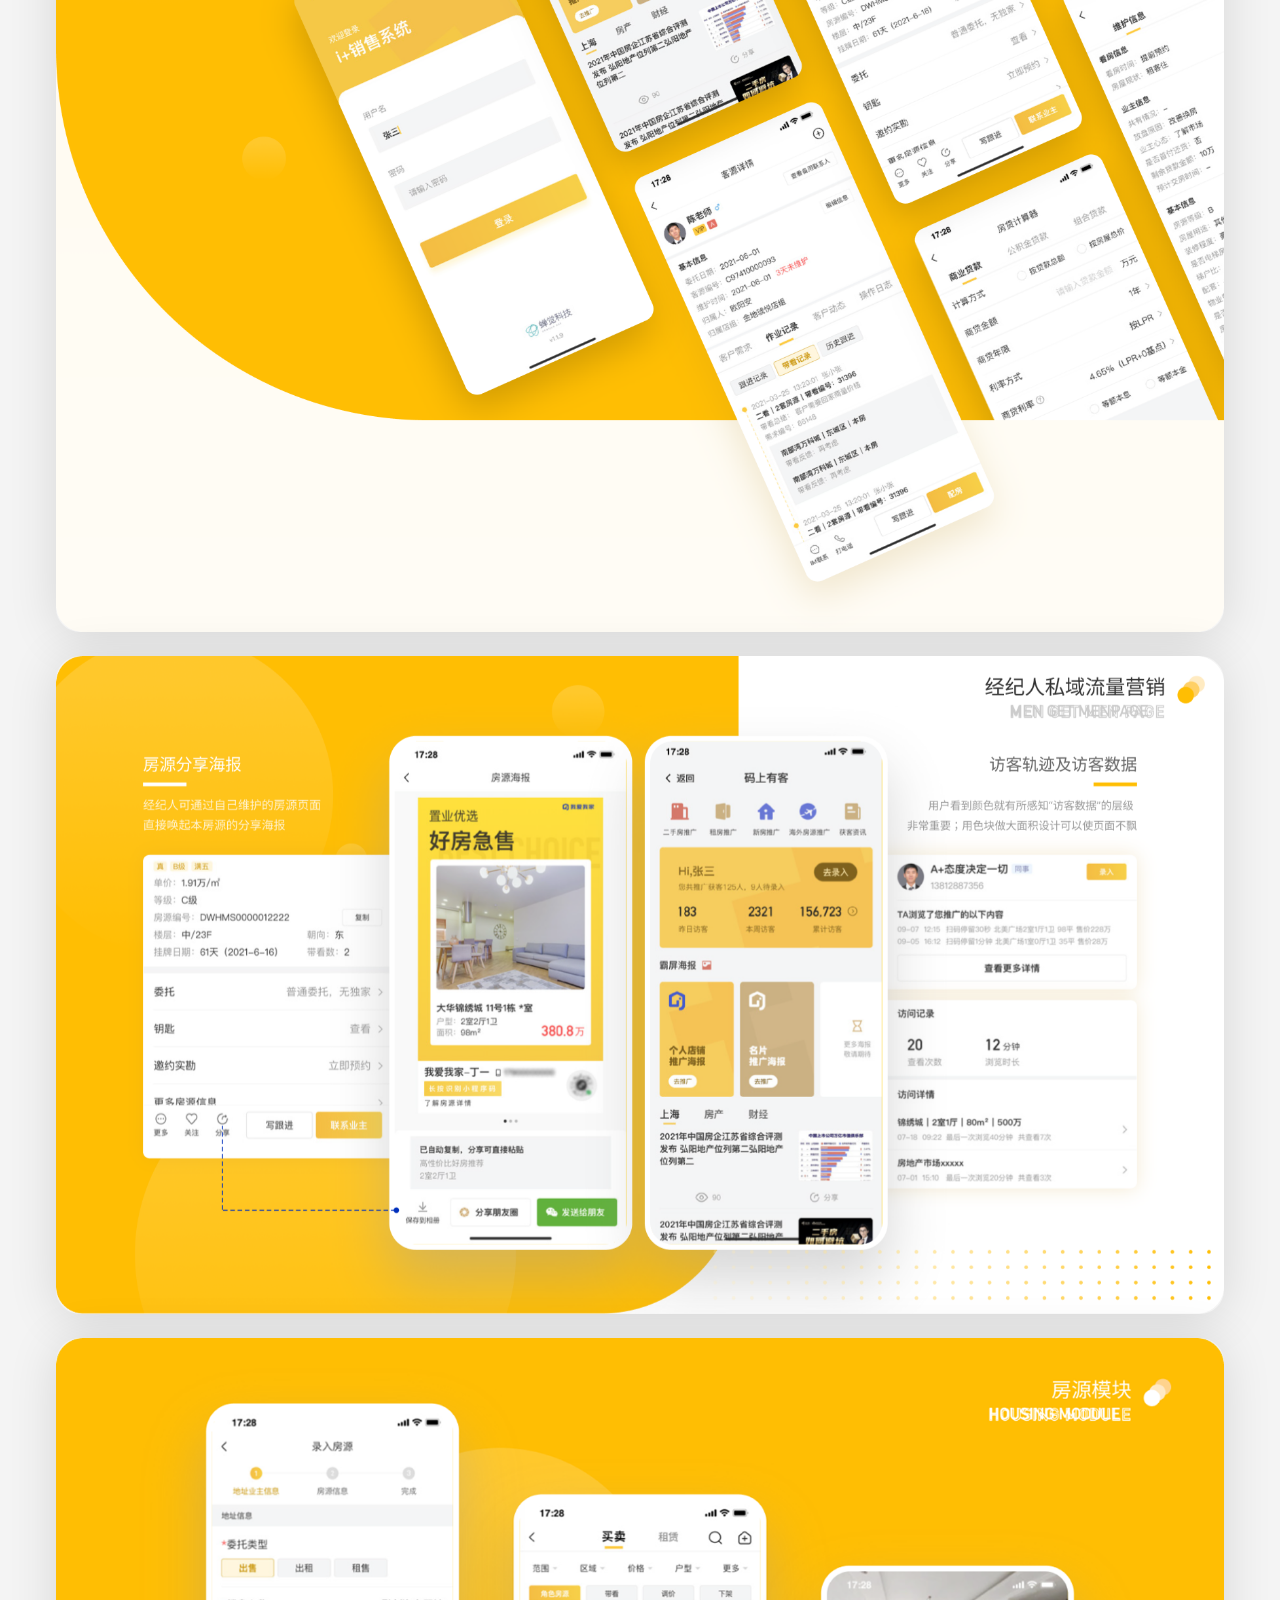
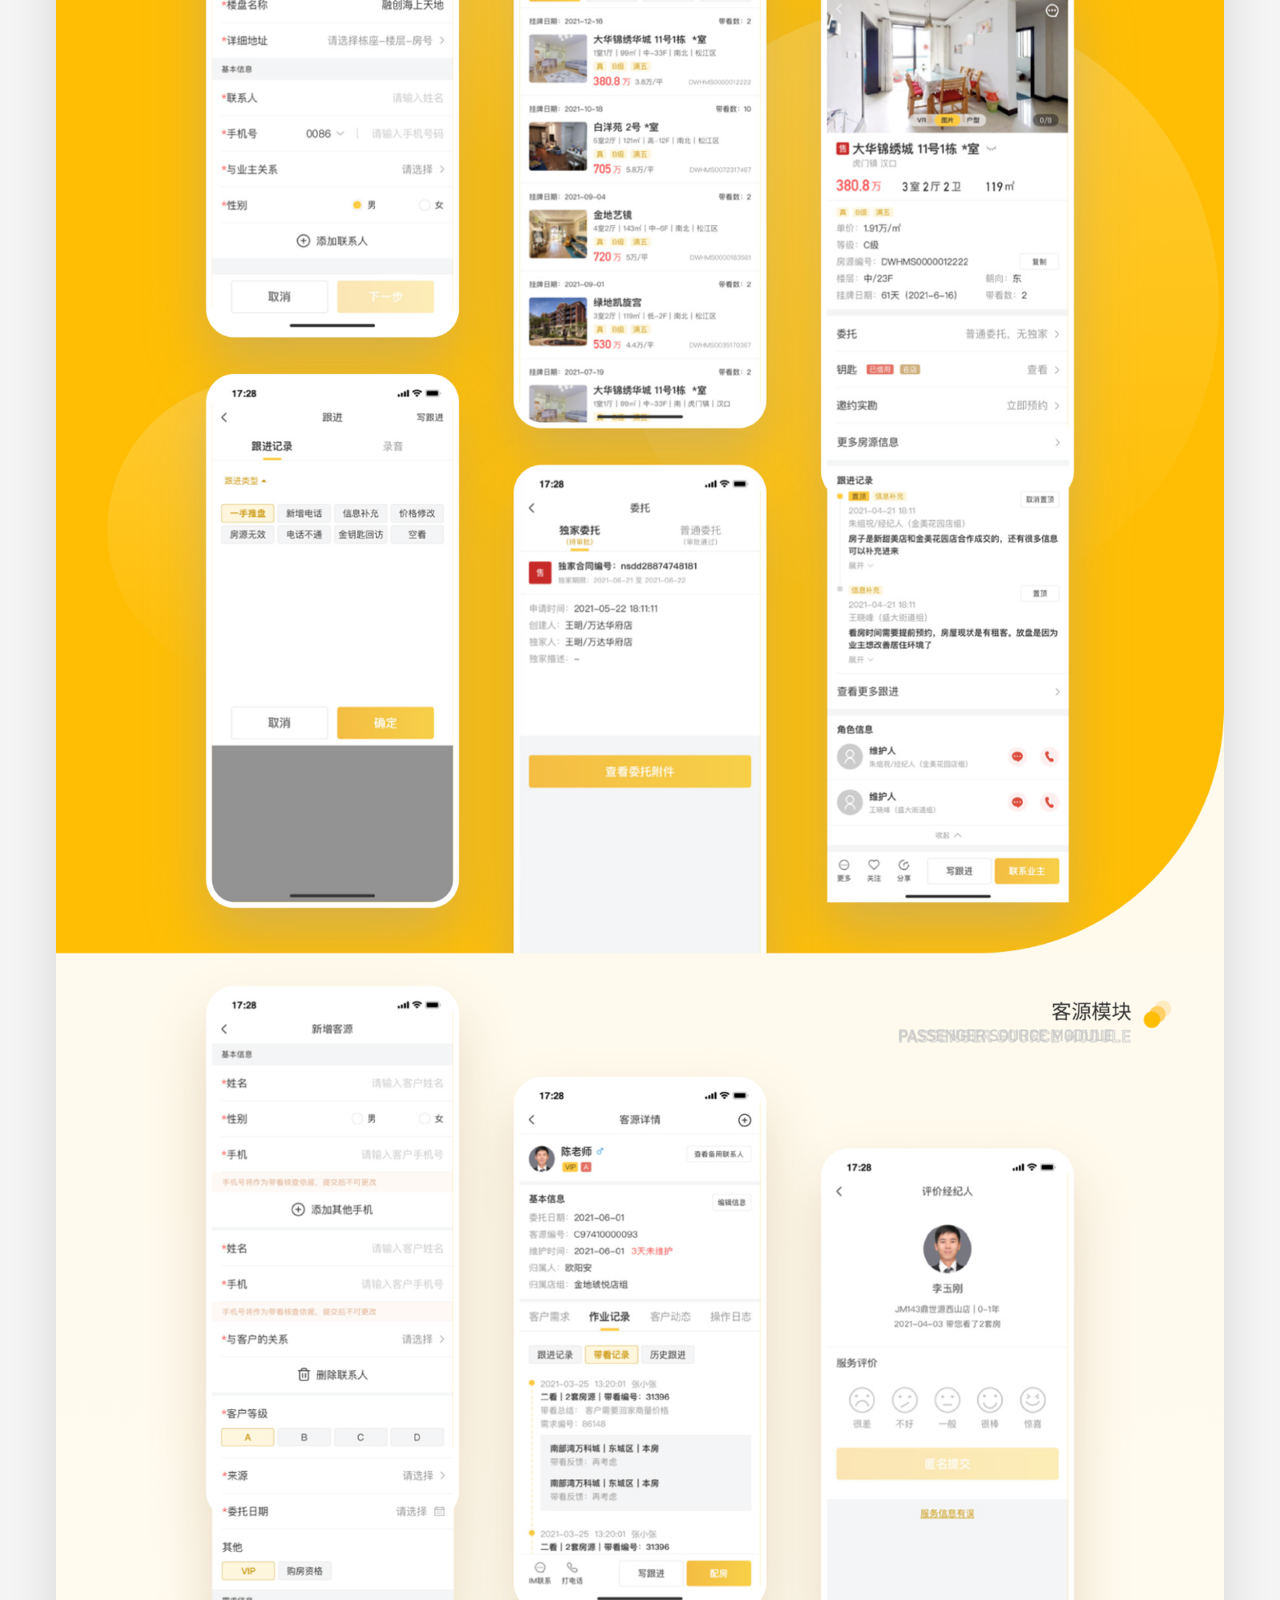
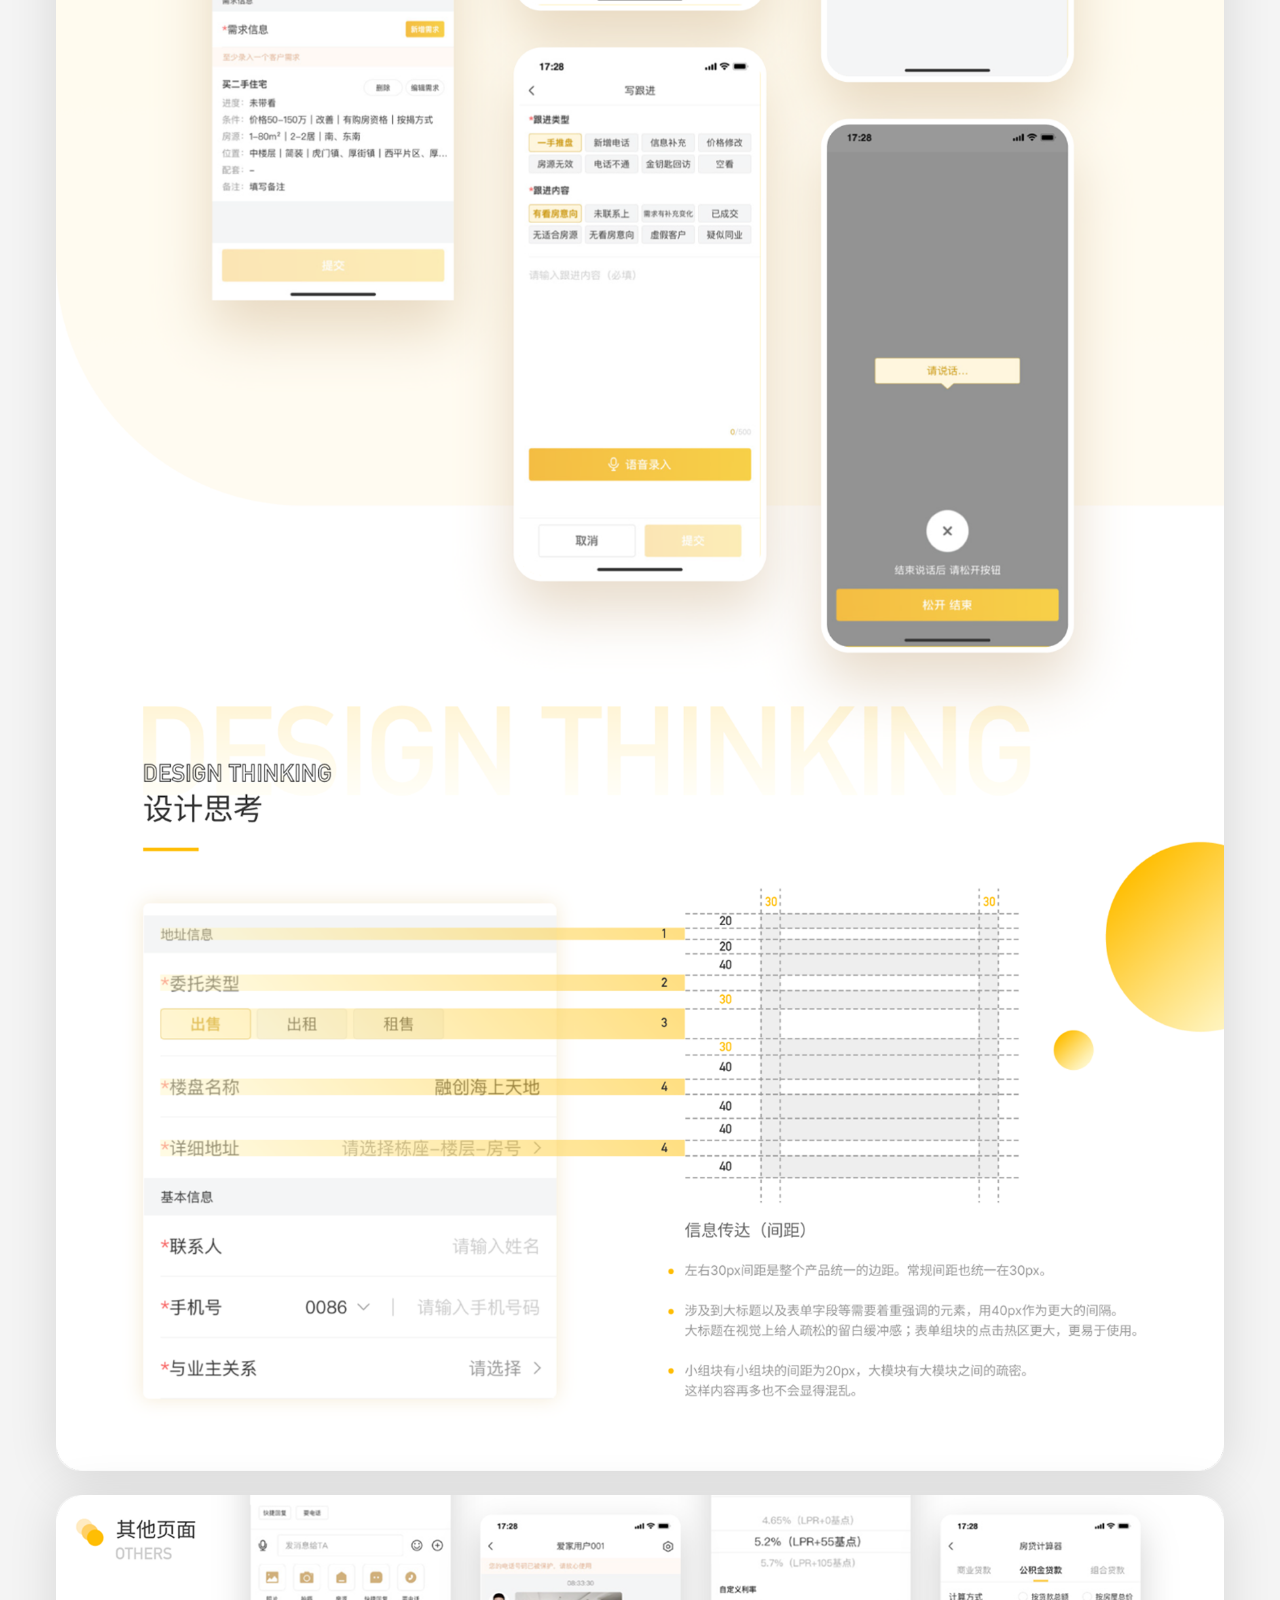
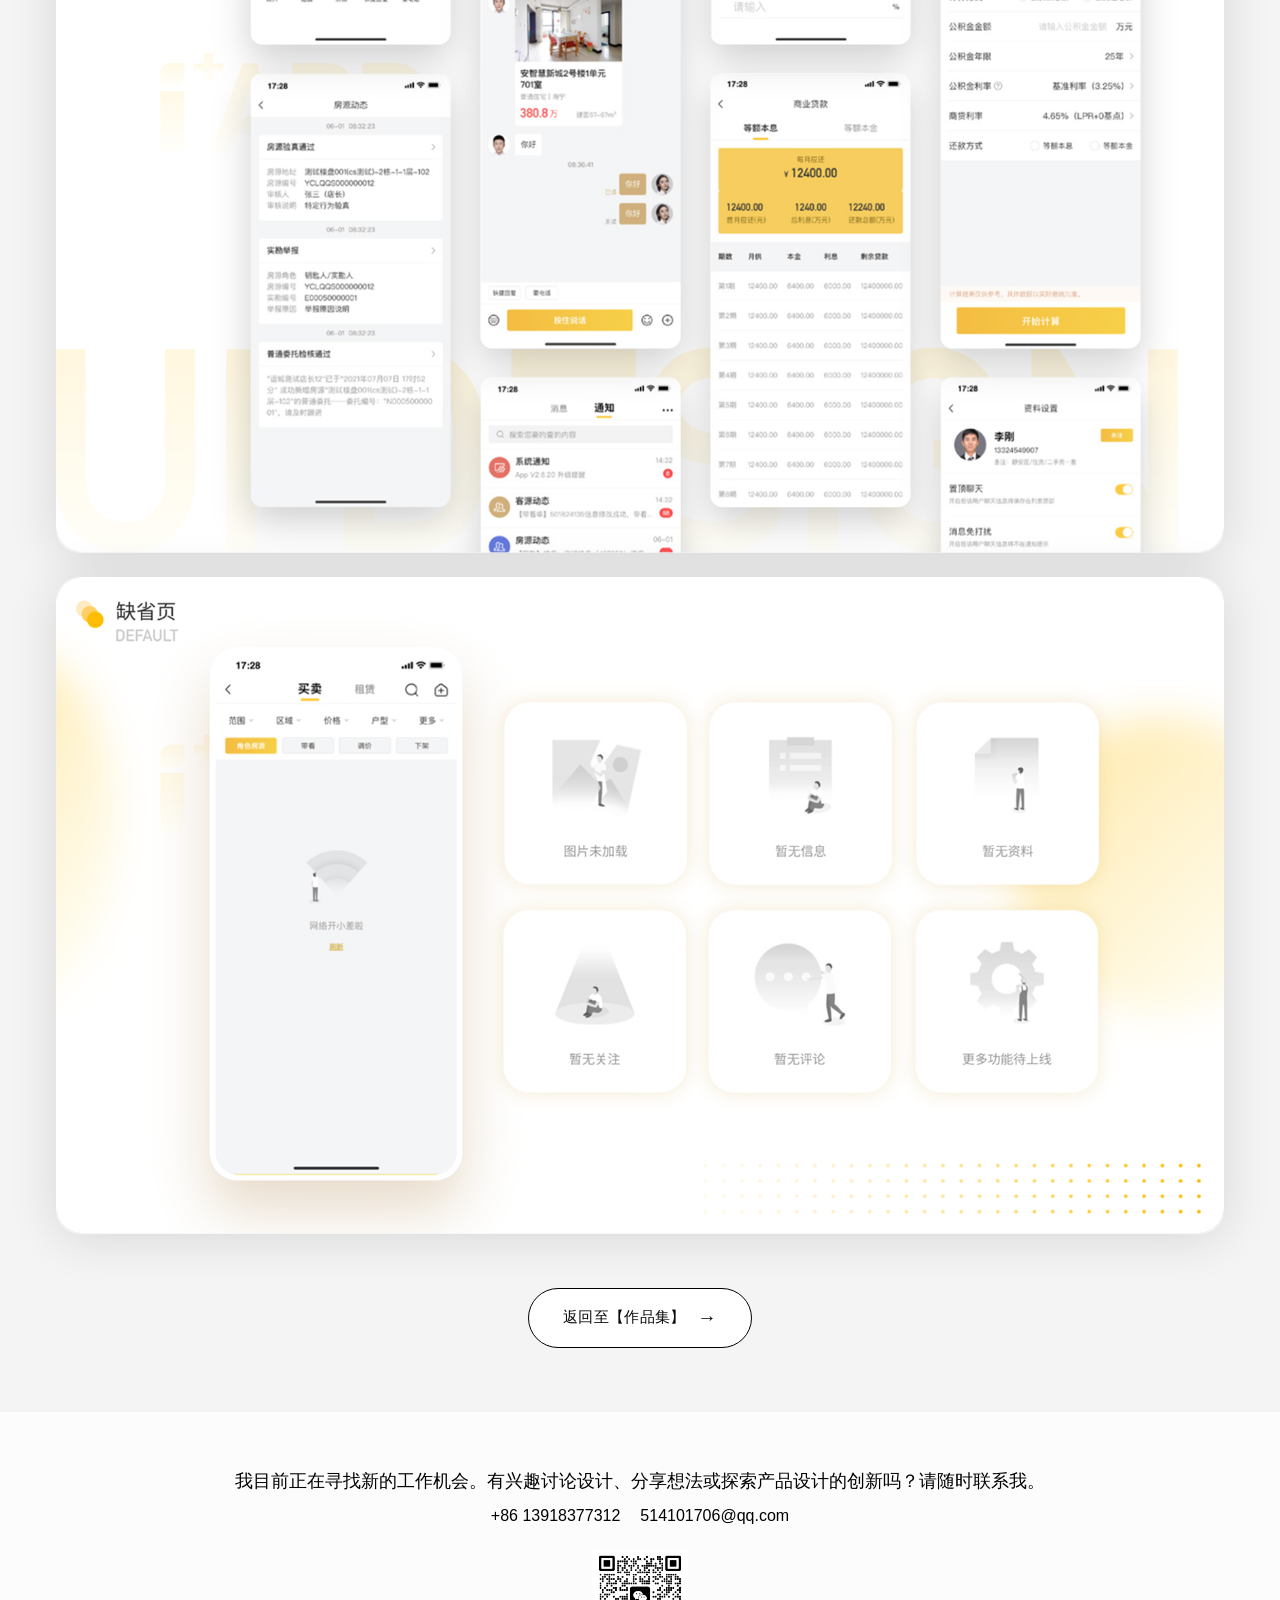
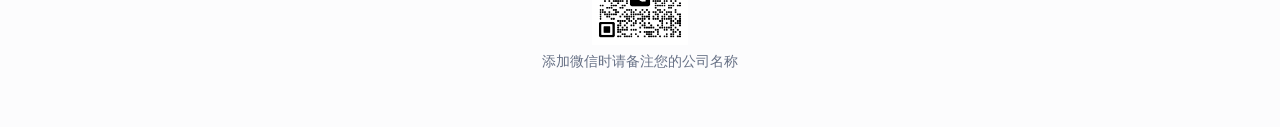
<file: wawj-ui.html>
<!doctype html>
<html lang="zh-CN">
  <head>
    <meta charset="UTF-8" />
    <meta name="viewport" content="width=device-width, initial-scale=1.0" />
    <title>我爱我家旗下加盟业务管理系统UI界面迭代 - 傅嫣婷作品集</title>
    <meta name="description" content="我爱我家旗下加盟业务管理系统UI界面迭代，日常界面优化。" />
    <link rel="stylesheet" href="./styles.css" />
  </head>
  <body class="portfolio-page case-page">
    <div class="page-shell">
      <main class="case-main">
        <div class="canvas case-container">
          <a class="case-return-btn-top" href="./works.html" aria-label="返回至作品集">←</a>

          <section class="case-header">
            <h1>我爱我家旗下加盟业务管理系统UI界面迭代</h1>
            <p>日常界面优化</p>
            <div class="case-tags">
              <span>To B</span>
              <span>APP</span>
            </div>
          </section>

          <section class="case-gallery">
            <img src="./assets/cases/wawj-ui/1.png" alt="我爱我家加盟业务管理系统UI展示 1" />
            <img src="./assets/cases/wawj-ui/2.png" alt="我爱我家加盟业务管理系统UI展示 2" />
            <img src="./assets/cases/wawj-ui/3.png" alt="我爱我家加盟业务管理系统UI展示 3" />
            <img src="./assets/cases/wawj-ui/4.png" alt="我爱我家加盟业务管理系统UI展示 4" />
            <img src="./assets/cases/wawj-ui/5.png" alt="我爱我家加盟业务管理系统UI展示 5" />
            <img src="./assets/cases/wawj-ui/6.png" alt="我爱我家加盟业务管理系统UI展示 6" />
          </section>

          <div class="case-back-wrap">
            <a class="case-back-btn" href="./works.html">返回至【作品集】 <span>→</span></a>
          </div>
        </div>
      </main>

      <footer class="footer">
        <div class="canvas">
          <p class="footer-text">
            我目前正在寻找新的工作机会。有兴趣讨论设计、分享想法或探索产品设计的创新吗？请随时联系我。
          </p>
          <div class="contacts">
            <a href="tel:+8613918377312">+86 13918377312</a>
            <a href="mailto:514101706@qq.com">514101706@qq.com</a>
          </div>
          <img src="./assets/home/erweima.png" alt="微信二维码" class="qrcode" />
          <p class="qrcode-note">添加微信时请备注您的公司名称</p>
        </div>
      </footer>
    </div>
  </body>
</html>
</file>
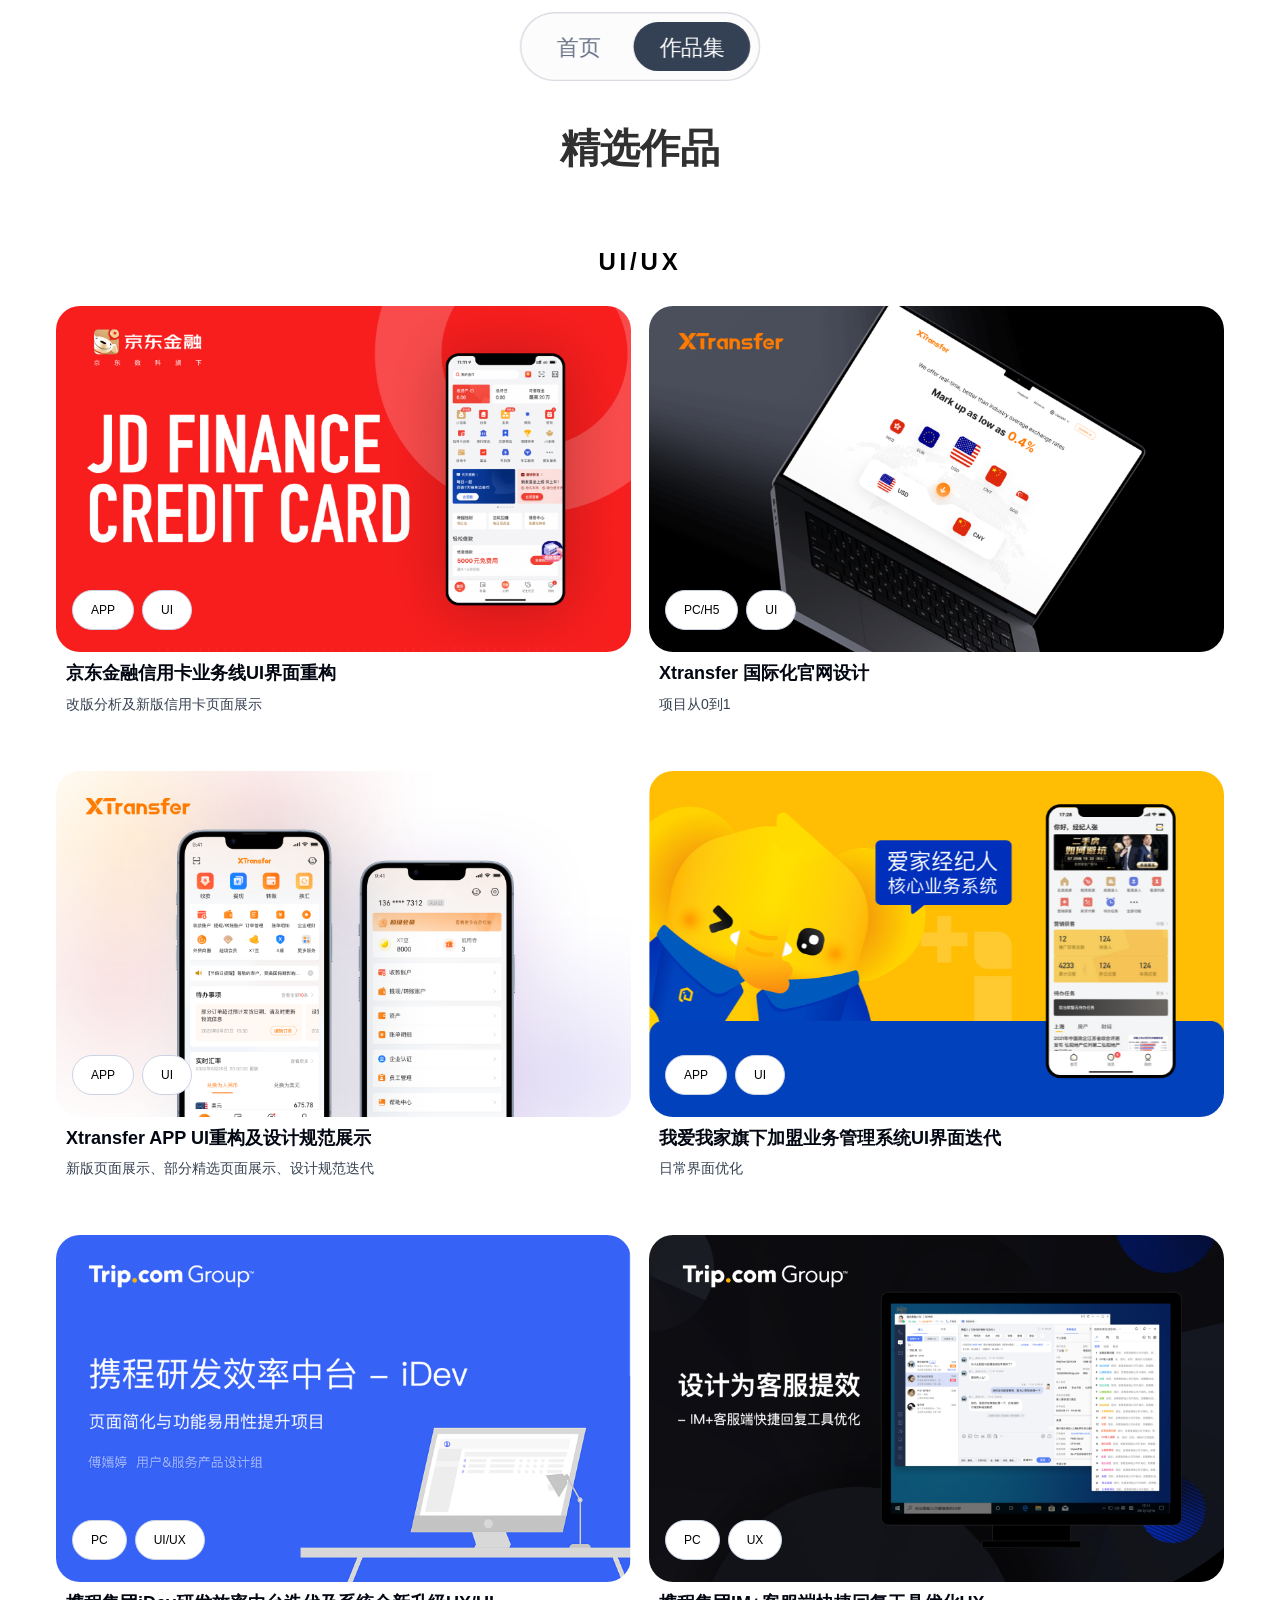
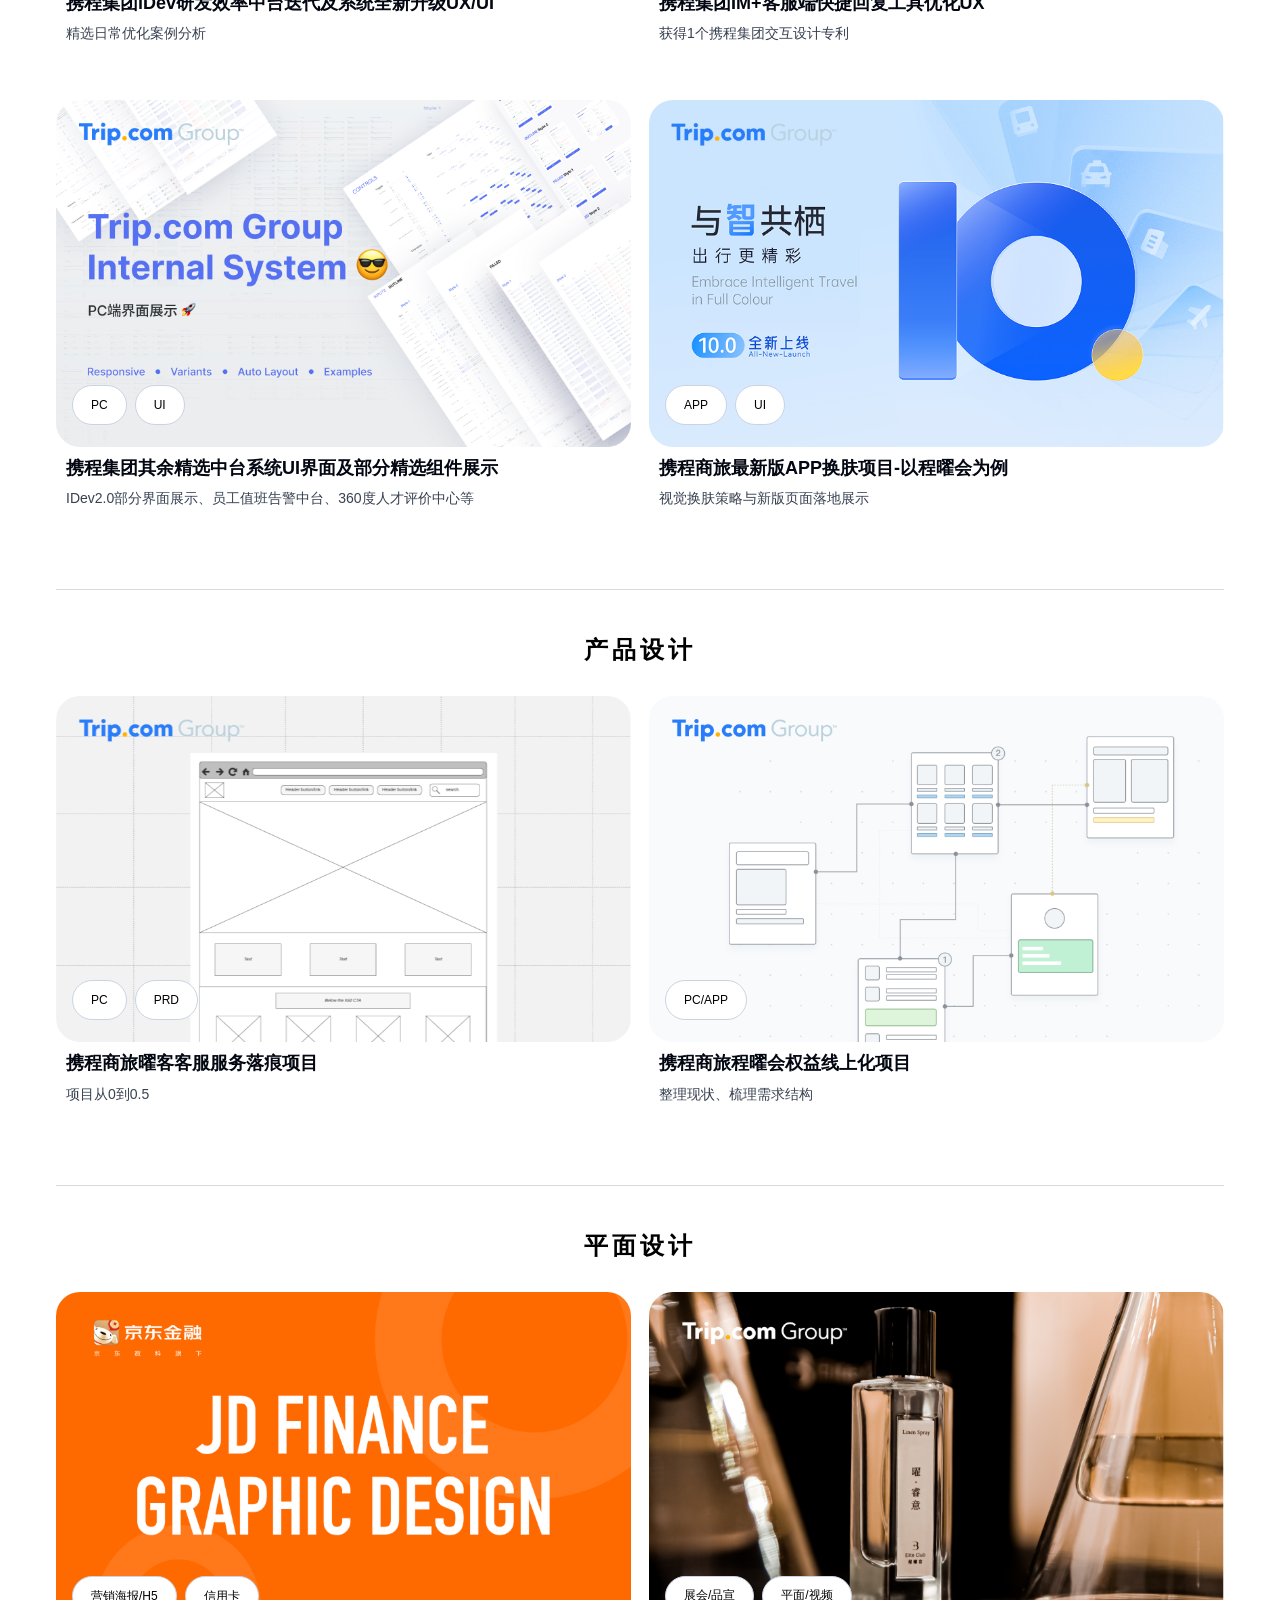
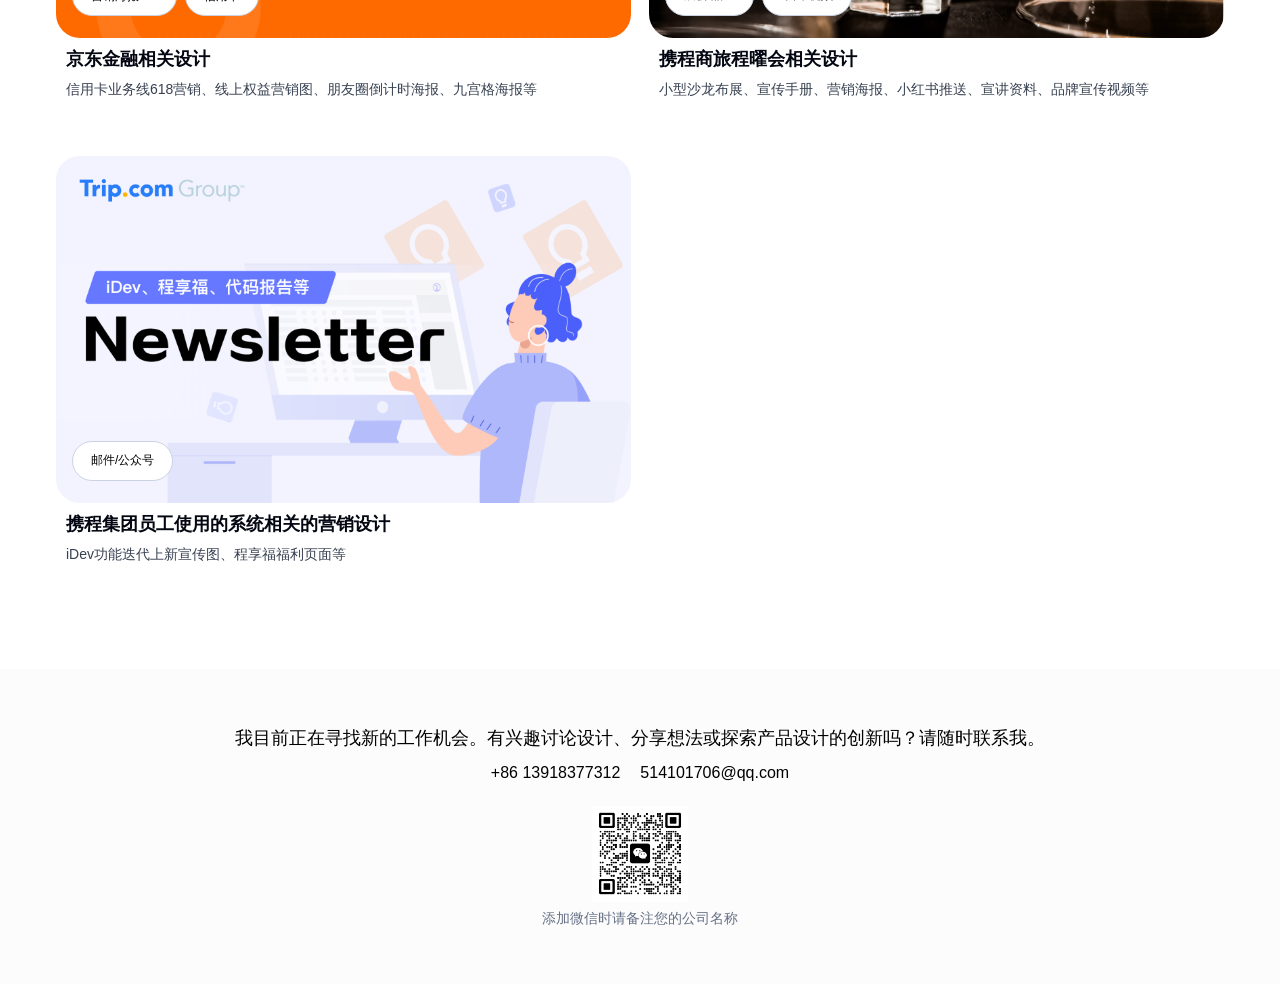
<file: works.html>
<!doctype html>
<html lang="zh-CN">
  <head>
    <meta charset="UTF-8" />
    <meta name="viewport" content="width=device-width, initial-scale=1.0" />
    <title>精选作品 - 傅嫣婷 2026作品集</title>
    <meta
      name="description"
      content="傅嫣婷 2026作品集 - 精选作品（UI/UX、产品设计、平面设计）"
    />
    <link rel="stylesheet" href="./styles.css" />
  </head>
  <body class="portfolio-page">
    <div class="page-shell">
      <header class="top-nav-wrap">
        <nav class="top-nav" aria-label="顶部导航">
          <a class="nav-chip" href="./index.html">首页</a>
          <a class="nav-chip is-active" href="./works.html">作品集</a>
        </nav>
      </header>

      <main class="portfolio-main">
        <div class="canvas portfolio-container">
          <h1 class="portfolio-title">精选作品</h1>

          <section class="portfolio-group">
            <h2>UI/UX</h2>
            <div class="portfolio-grid">
              <a class="portfolio-card portfolio-card-link" href="./jd-finance-ui.html">
                <img src="./assets/works/jdappui.png" alt="京东金融信用卡业务线UI界面重构" />
                <div class="portfolio-card-tags"><span>APP</span><span>UI</span></div>
                <div class="portfolio-card-content">
                  <h3>京东金融信用卡业务线UI界面重构</h3>
                  <p>改版分析及新版信用卡页面展示</p>
                </div>
              </a>

              <a class="portfolio-card portfolio-card-link" href="./xtransfer-web.html">
                <img src="./assets/works/xt-guojihua.png" alt="Xtransfer 国际化官网设计" />
                <div class="portfolio-card-tags"><span>PC/H5</span><span>UI</span></div>
                <div class="portfolio-card-content">
                  <h3>Xtransfer 国际化官网设计</h3>
                  <p>项目从0到1</p>
                </div>
              </a>

              <a class="portfolio-card portfolio-card-link" href="./xtransfer-app-ui.html">
                <img src="./assets/works/xt-app-ui.png" alt="Xtransfer APP UI重构及设计规范展示" />
                <div class="portfolio-card-tags"><span>APP</span><span>UI</span></div>
                <div class="portfolio-card-content">
                  <h3>Xtransfer APP UI重构及设计规范展示</h3>
                  <p>新版页面展示、部分精选页面展示、设计规范迭代</p>
                </div>
              </a>

              <a class="portfolio-card portfolio-card-link" href="./wawj-ui.html">
                <img src="./assets/works/wawj-ui.png" alt="我爱我家旗下加盟业务管理系统UI界面迭代" />
                <div class="portfolio-card-tags"><span>APP</span><span>UI</span></div>
                <div class="portfolio-card-content">
                  <h3>我爱我家旗下加盟业务管理系统UI界面迭代</h3>
                  <p>日常界面优化</p>
                </div>
              </a>

              <a class="portfolio-card portfolio-card-link" href="./idev-uiux.html">
                <img src="./assets/works/idev-uiux.png" alt="携程集团iDev研发效率中台迭代及系统全新升级UX/UI" />
                <div class="portfolio-card-tags"><span>PC</span><span>UI/UX</span></div>
                <div class="portfolio-card-content">
                  <h3>携程集团iDev研发效率中台迭代及系统全新升级UX/UI</h3>
                  <p>精选日常优化案例分析</p>
                </div>
              </a>

              <a class="portfolio-card portfolio-card-link" href="./trip-im-ux.html">
                <img src="./assets/works/trip-im.png" alt="携程集团IM+客服端快捷回复工具优化UX" />
                <div class="portfolio-card-tags"><span>PC</span><span>UX</span></div>
                <div class="portfolio-card-content">
                  <h3>携程集团IM+客服端快捷回复工具优化UX</h3>
                  <p>获得1个携程集团交互设计专利</p>
                </div>
              </a>

              <a class="portfolio-card portfolio-card-link" href="./trip-system-ui.html">
                <img src="./assets/works/trip-system.png" alt="携程集团其余精选中台系统UI界面及部分精选组件展示" />
                <div class="portfolio-card-tags"><span>PC</span><span>UI</span></div>
                <div class="portfolio-card-content">
                  <h3>携程集团其余精选中台系统UI界面及部分精选组件展示</h3>
                  <p>IDev2.0部分界面展示、员工值班告警中台、360度人才评价中心等</p>
                </div>
              </a>

              <a class="portfolio-card portfolio-card-link" href="./shanglv-huanfu.html">
                <img src="./assets/works/shanglv-huanfu.png" alt="携程商旅最新版APP换肤项目-以程曜会为例" />
                <div class="portfolio-card-tags"><span>APP</span><span>UI</span></div>
                <div class="portfolio-card-content">
                  <h3>携程商旅最新版APP换肤项目-以程曜会为例</h3>
                  <p>视觉换肤策略与新版页面落地展示</p>
                </div>
              </a>
            </div>
          </section>

          <section class="portfolio-group">
            <h2>产品设计</h2>
            <div class="portfolio-grid">
              <a class="portfolio-card portfolio-card-link" href="./fwluohen.html">
                <img src="./assets/works/fwluohen.png" alt="携程商旅曜客客服服务落痕" />
                <div class="portfolio-card-tags"><span>PC</span><span>PRD</span></div>
                <div class="portfolio-card-content">
                  <h3>携程商旅曜客客服服务落痕项目</h3>
                  <p>项目从0到0.5</p>
                </div>
              </a>

              <a class="portfolio-card portfolio-card-link" href="./quanyi-online.html">
                <img src="./assets/works/quanyi-xianshanghua.png" alt="携程商旅程曜会权益线上化项目" />
                <div class="portfolio-card-tags"><span>PC/APP</span></div>
                <div class="portfolio-card-content">
                  <h3>携程商旅程曜会权益线上化项目</h3>
                  <p>整理现状、梳理需求结构</p>
                </div>
              </a>

            </div>
          </section>

          <section class="portfolio-group">
            <h2>平面设计</h2>
            <div class="portfolio-grid">
              <a class="portfolio-card portfolio-card-link" href="./jd-graphic-design.html">
                <img src="./assets/works/jd-graphic.png" alt="京东金融相关设计" />
                <div class="portfolio-card-tags"><span>营销海报/H5</span><span>信用卡</span></div>
                <div class="portfolio-card-content">
                  <h3>京东金融相关设计</h3>
                  <p>信用卡业务线618营销、线上权益营销图、朋友圈倒计时海报、九宫格海报等</p>
                </div>
              </a>

              <a class="portfolio-card portfolio-card-link" href="./chengyaohui-design.html">
                <img src="./assets/works/chengyaohui-banner.png" alt="携程商旅程曜会相关设计" />
                <div class="portfolio-card-tags"><span>展会/品宣</span><span>平面/视频</span></div>
                <div class="portfolio-card-content">
                  <h3>携程商旅程曜会相关设计</h3>
                  <p>小型沙龙布展、宣传手册、营销海报、小红书推送、宣讲资料、品牌宣传视频等</p>
                </div>
              </a>

              <a class="portfolio-card portfolio-card-link" href="./trip-yingxiao-design.html">
                <img src="./assets/works/trip-yingxiao.png" alt="携程集团员工使用的系统相关的营销设计" />
                <div class="portfolio-card-tags"><span>邮件/公众号</span></div>
                <div class="portfolio-card-content">
                  <h3>携程集团员工使用的系统相关的营销设计</h3>
                  <p>iDev功能迭代上新宣传图、程享福福利页面等</p>
                </div>
              </a>
            </div>
          </section>
        </div>
      </main>

      <footer class="footer">
        <div class="canvas">
          <p class="footer-text">
            我目前正在寻找新的工作机会。有兴趣讨论设计、分享想法或探索产品设计的创新吗？请随时联系我。
          </p>
          <div class="contacts">
            <a href="tel:+8613918377312">+86 13918377312</a>
            <a href="mailto:514101706@qq.com">514101706@qq.com</a>
          </div>
          <img src="./assets/home/erweima.png" alt="微信二维码" class="qrcode" />
          <p class="qrcode-note">添加微信时请备注您的公司名称</p>
        </div>
      </footer>
    </div>
    <script src="./tab-interaction.js"></script>

    <script>
      (function () {
        var STORAGE_KEY = "works:last-card-href";
        var cards = Array.prototype.slice.call(
          document.querySelectorAll(".portfolio-card-link[href]")
        );

        cards.forEach(function (card) {
          card.addEventListener("click", function () {
            var href = card.getAttribute("href");
            if (href) {
              sessionStorage.setItem(STORAGE_KEY, href);
            }
          });
        });

        var targetHref = sessionStorage.getItem(STORAGE_KEY);
        if (!targetHref) return;

        var targetCard = cards.find(function (card) {
          return card.getAttribute("href") === targetHref;
        });

        if (!targetCard) {
          sessionStorage.removeItem(STORAGE_KEY);
          return;
        }

        requestAnimationFrame(function () {
          targetCard.scrollIntoView({ behavior: "smooth", block: "center" });
          sessionStorage.removeItem(STORAGE_KEY);
        });
      })();
    </script>
  </body>
</html>
</file>
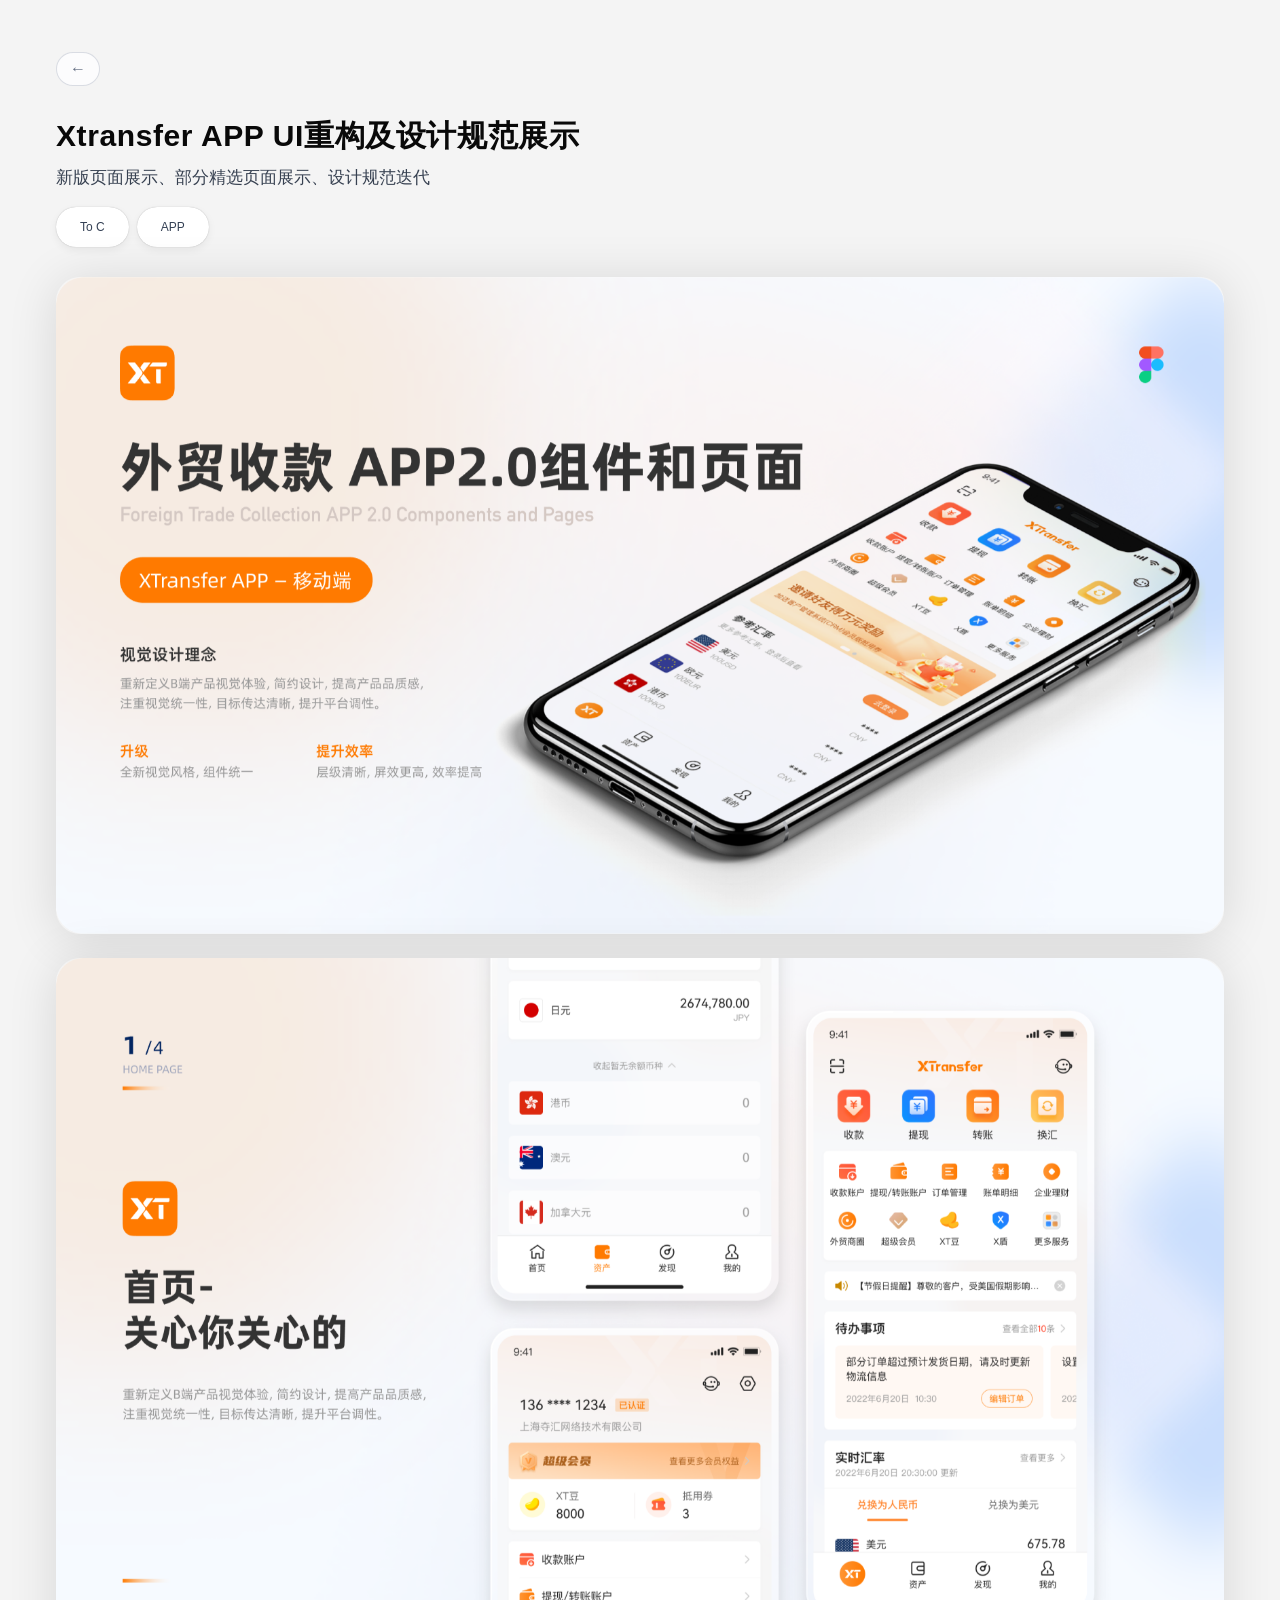
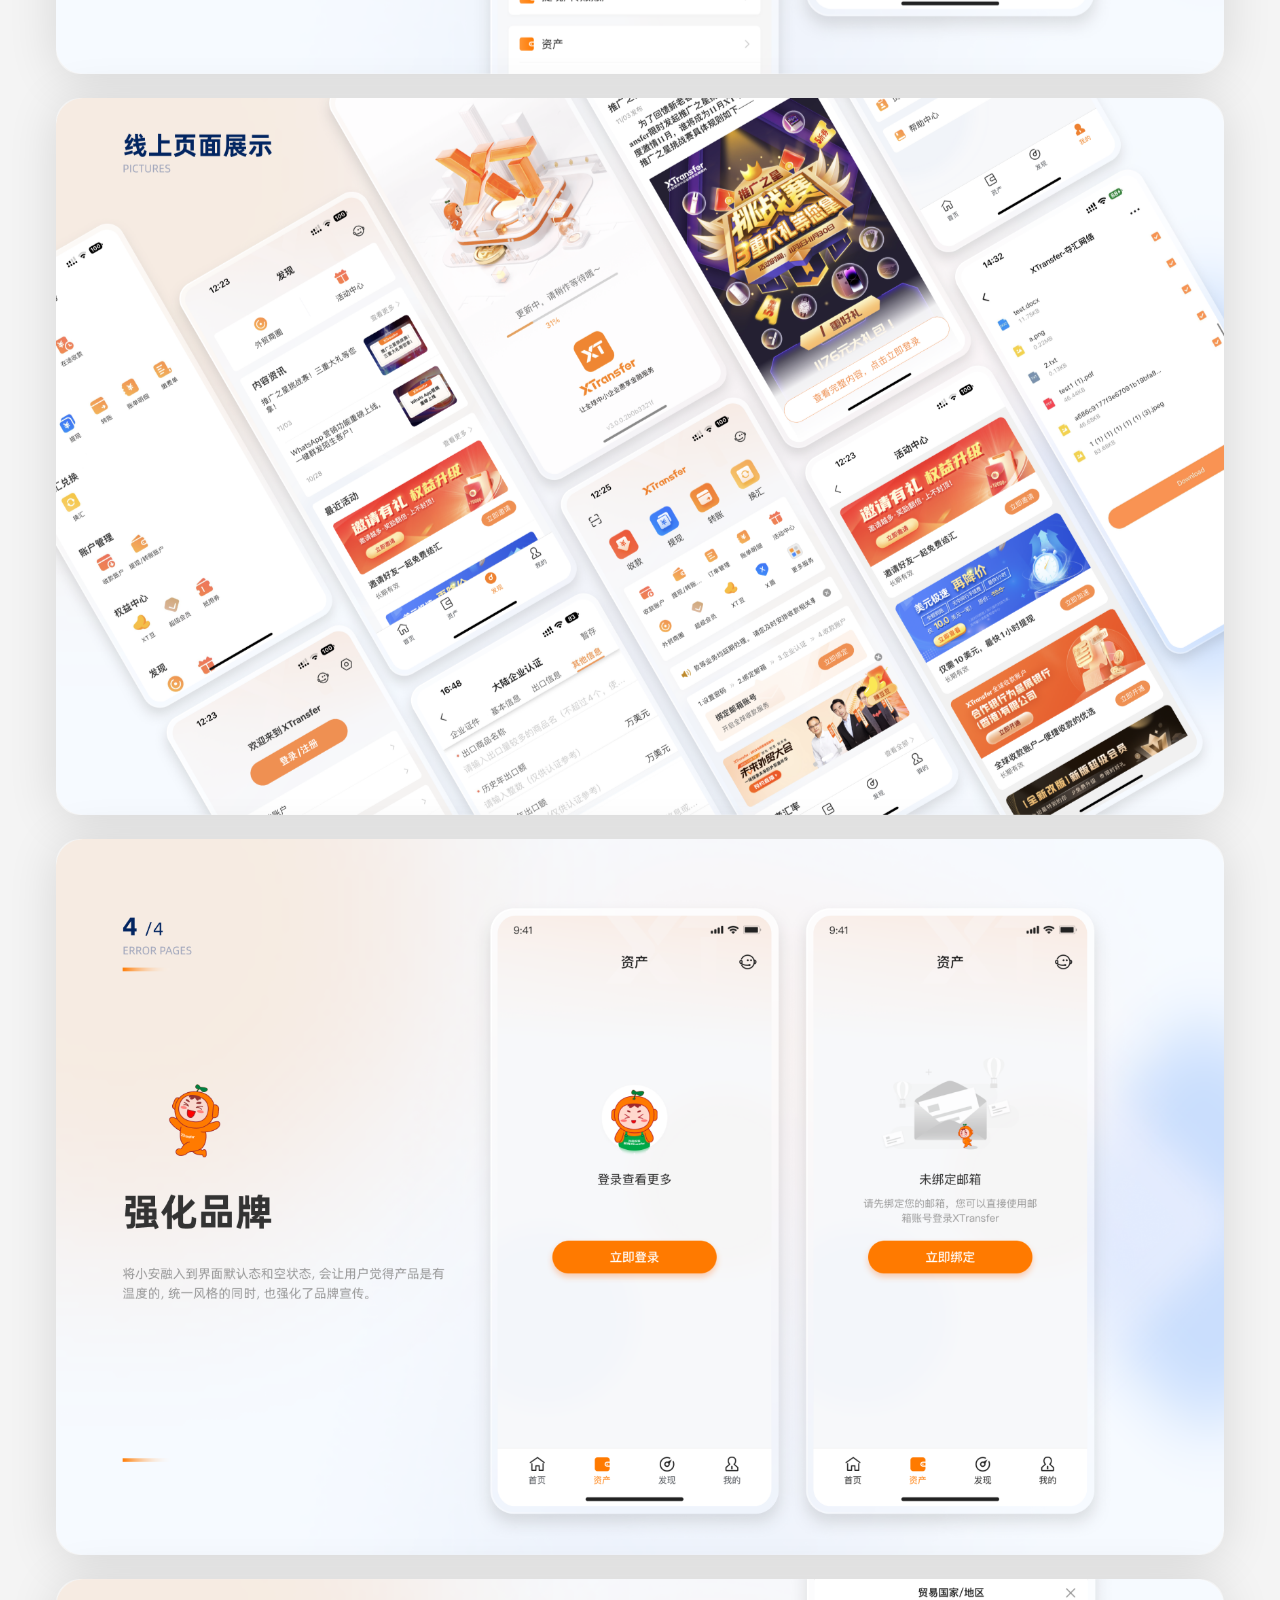
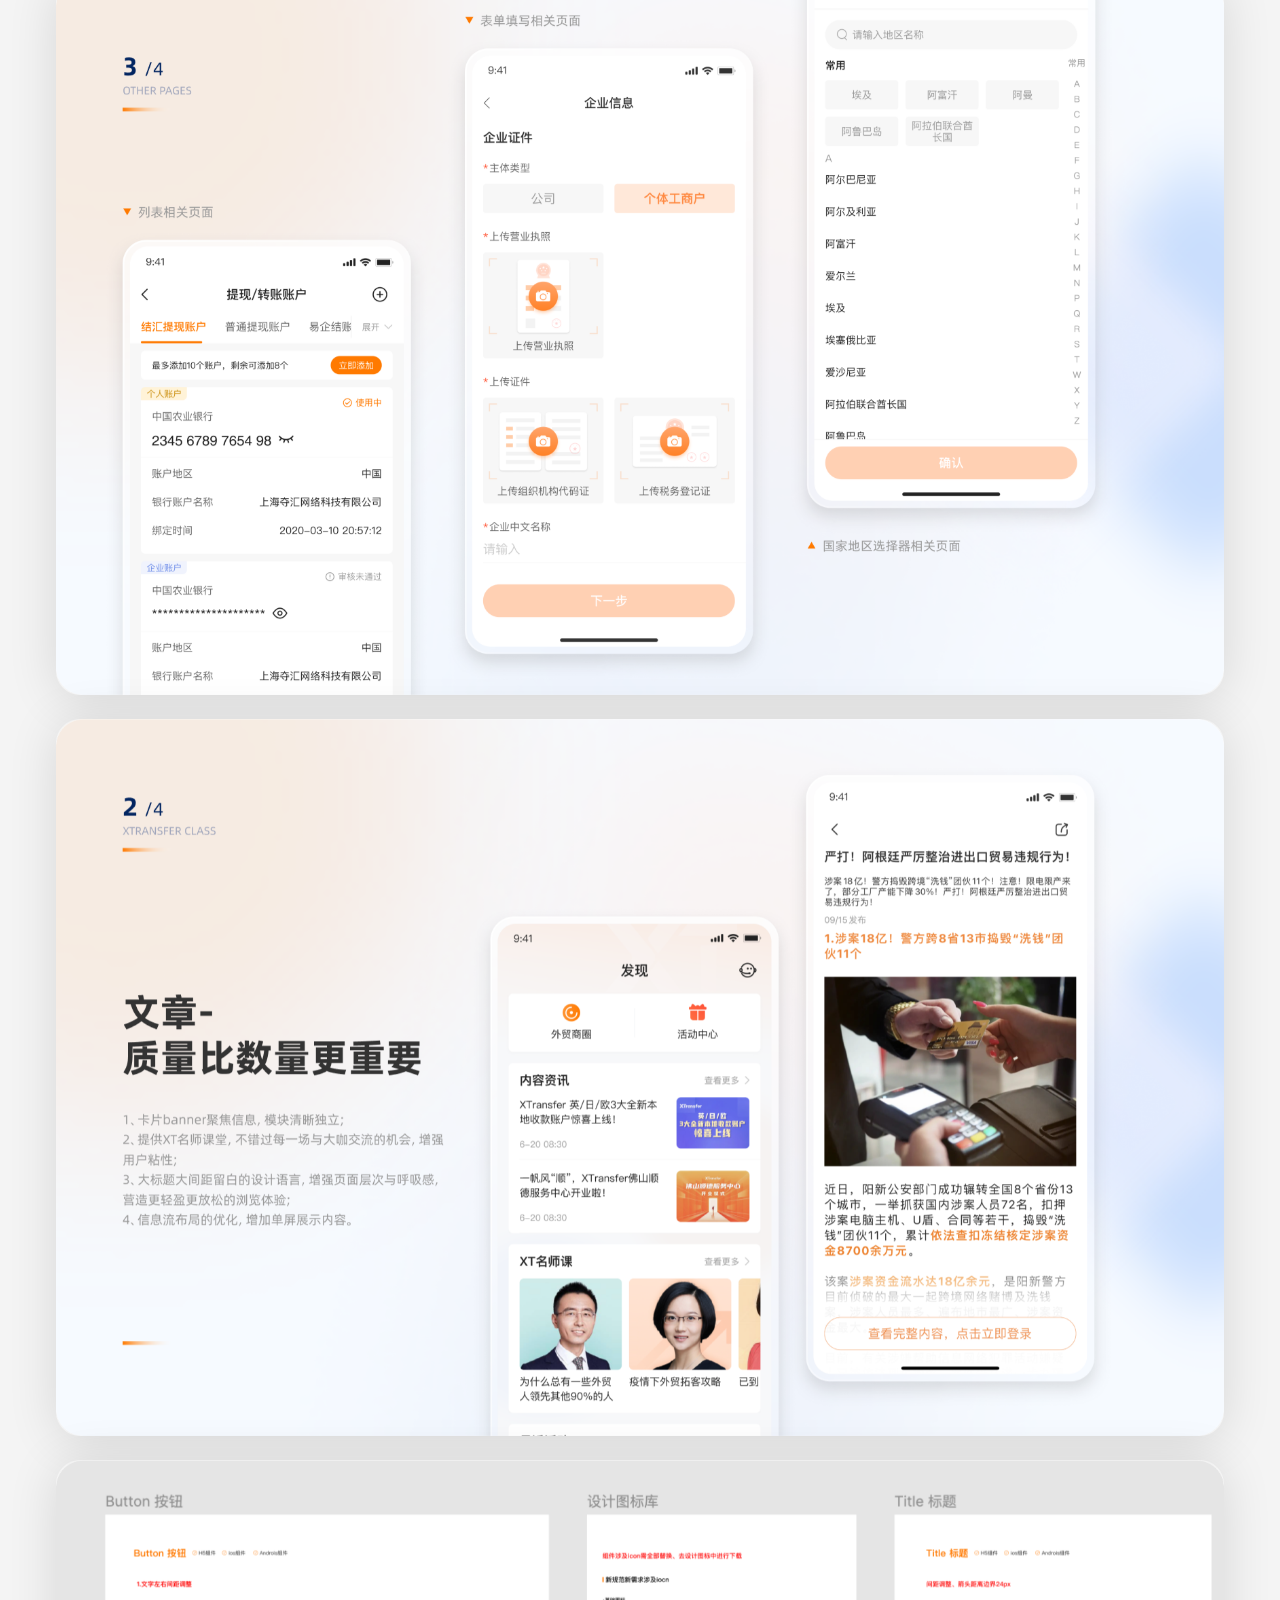
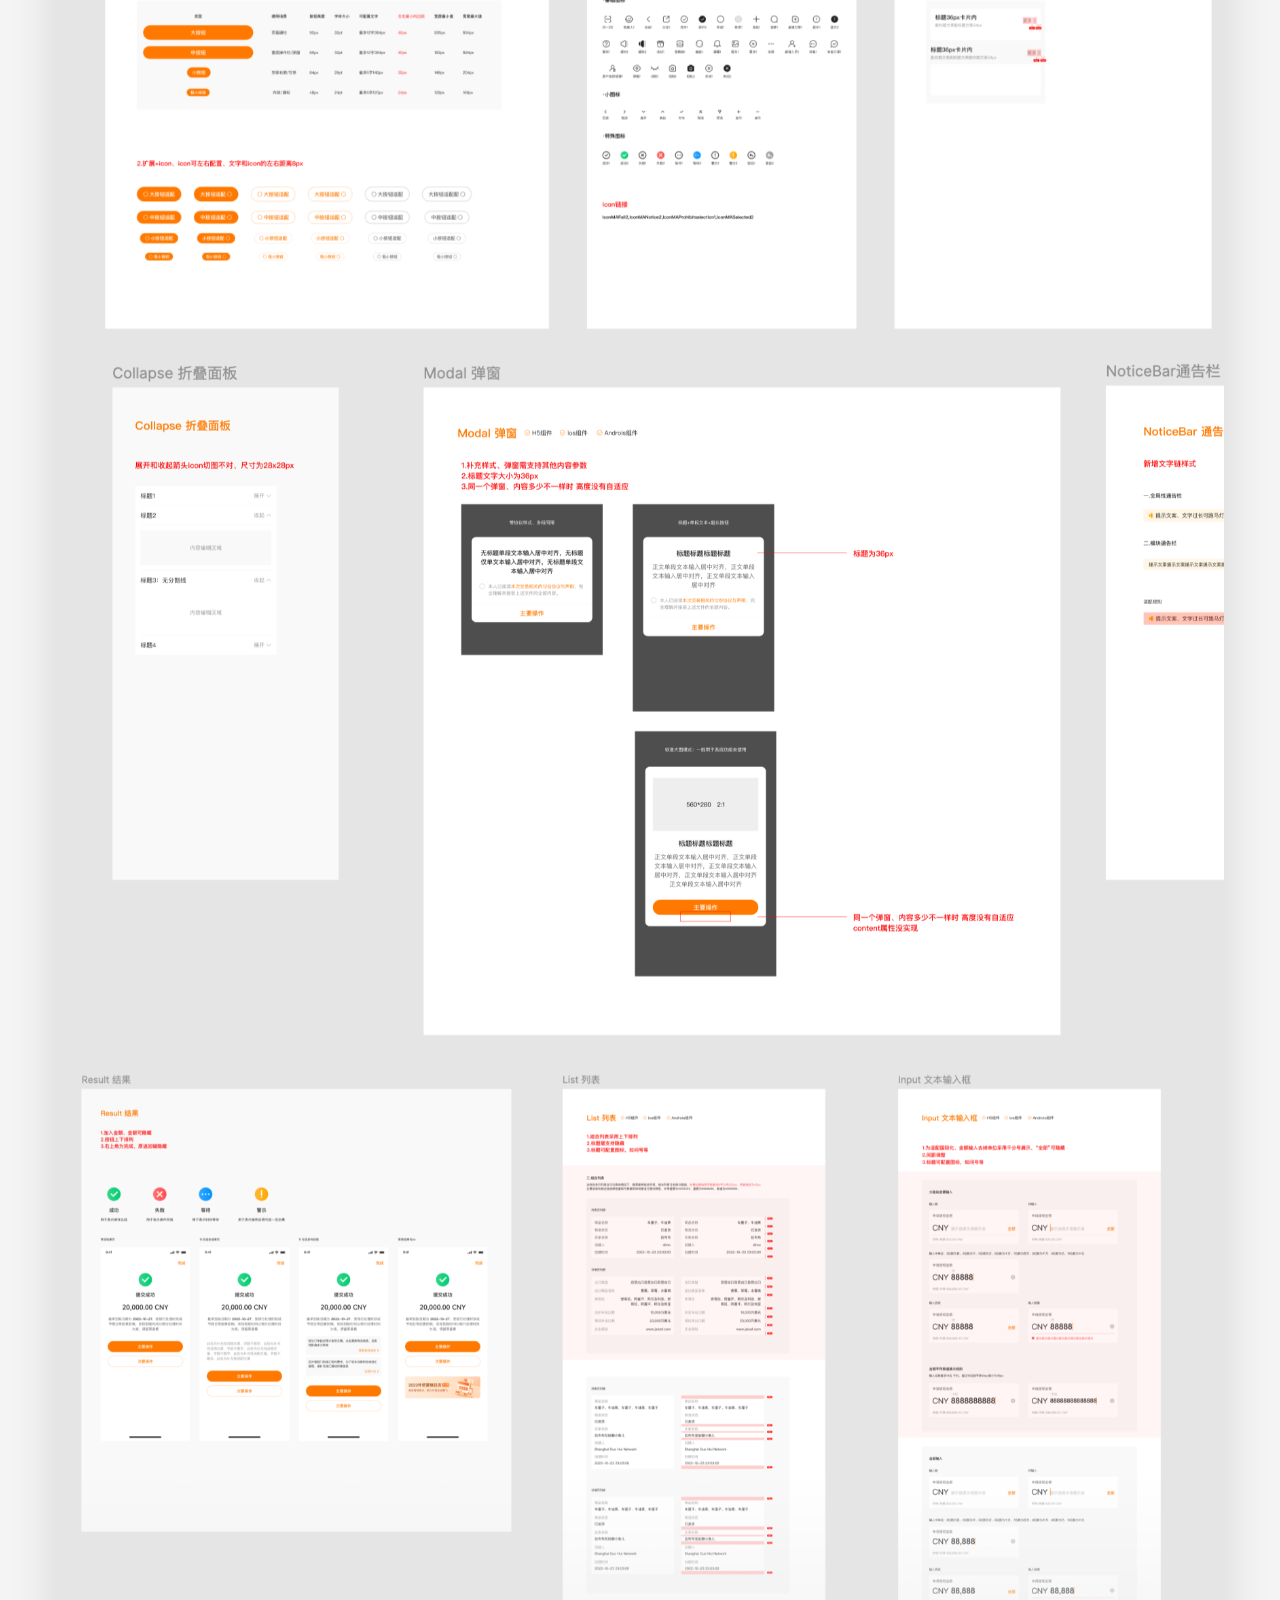
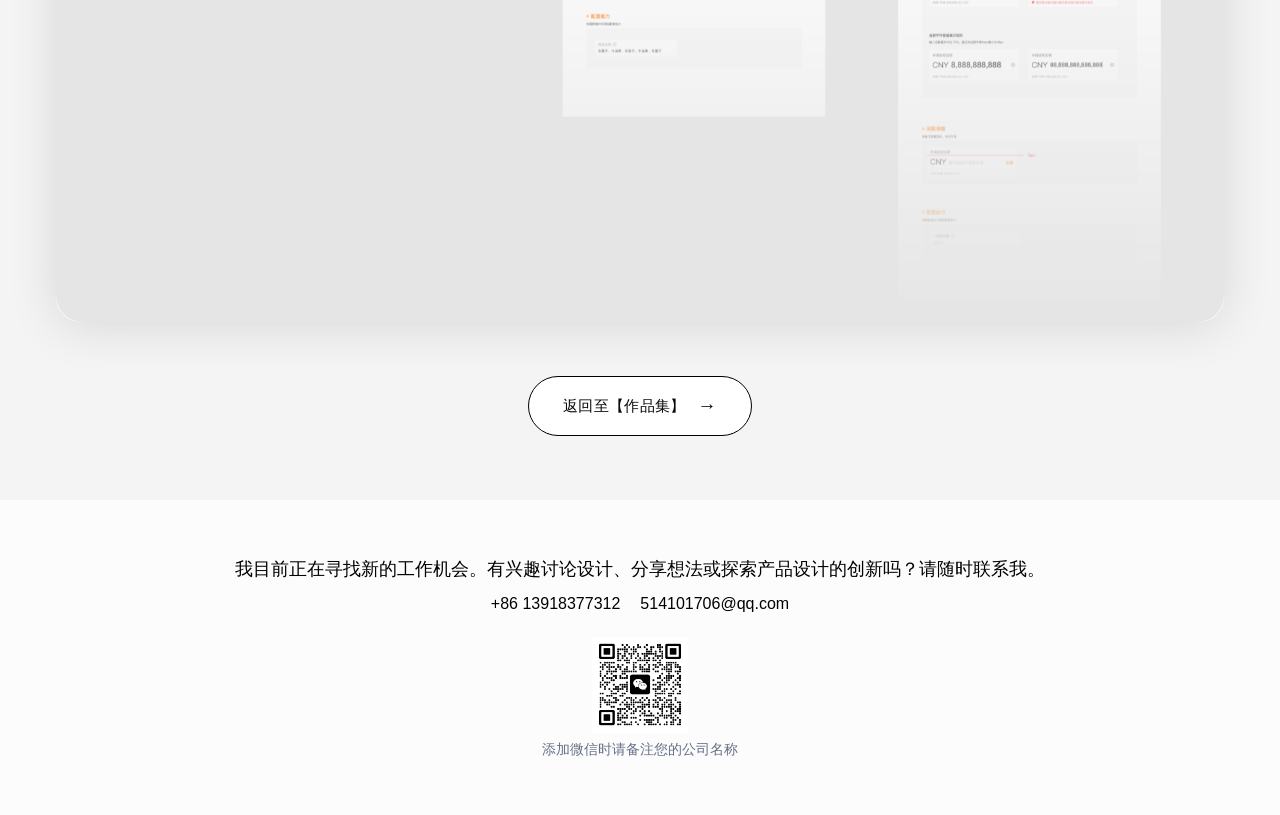
<file: xtransfer-app-ui.html>
<!doctype html>
<html lang="zh-CN">
  <head>
    <meta charset="UTF-8" />
    <meta name="viewport" content="width=device-width, initial-scale=1.0" />
    <title>Xtransfer APP UI重构及设计规范展示 - 傅嫣婷作品集</title>
    <meta
      name="description"
      content="Xtransfer APP UI重构及设计规范展示，新版页面展示、部分精选页面展示、设计规范迭代。"
    />
    <link rel="stylesheet" href="./styles.css" />
  </head>
  <body class="portfolio-page case-page">
    <div class="page-shell">
      <main class="case-main">
        <div class="canvas case-container">
          <a class="case-return-btn-top" href="./works.html" aria-label="返回至作品集">←</a>

          <section class="case-header">
            <h1>Xtransfer APP UI重构及设计规范展示</h1>
            <p>新版页面展示、部分精选页面展示、设计规范迭代</p>
            <div class="case-tags">
              <span>To C</span>
              <span>APP</span>
            </div>
          </section>

          <section class="case-gallery">
            <img src="./assets/cases/xtransfer-app-ui/1.png" alt="Xtransfer APP UI重构展示 1" />
            <img src="./assets/cases/xtransfer-app-ui/2.png" alt="Xtransfer APP UI重构展示 2" />
            <img src="./assets/cases/xtransfer-app-ui/3.png" alt="Xtransfer APP UI重构展示 3" />
            <img src="./assets/cases/xtransfer-app-ui/4.png" alt="Xtransfer APP UI重构展示 4" />
            <img src="./assets/cases/xtransfer-app-ui/5.png" alt="Xtransfer APP UI重构展示 5" />
            <img src="./assets/cases/xtransfer-app-ui/6.png" alt="Xtransfer APP UI重构展示 6" />
            <img src="./assets/cases/xtransfer-app-ui/7.png" alt="Xtransfer APP UI重构展示 7" />
          </section>

          <div class="case-back-wrap">
            <a class="case-back-btn" href="./works.html">返回至【作品集】 <span>→</span></a>
          </div>
        </div>
      </main>

      <footer class="footer">
        <div class="canvas">
          <p class="footer-text">
            我目前正在寻找新的工作机会。有兴趣讨论设计、分享想法或探索产品设计的创新吗？请随时联系我。
          </p>
          <div class="contacts">
            <a href="tel:+8613918377312">+86 13918377312</a>
            <a href="mailto:514101706@qq.com">514101706@qq.com</a>
          </div>
          <img src="./assets/home/erweima.png" alt="微信二维码" class="qrcode" />
          <p class="qrcode-note">添加微信时请备注您的公司名称</p>
        </div>
      </footer>
    </div>
  </body>
</html>
</file>
<file: styles.css>
:root {
  --bg: #ffffff;
  --bg-soft: #f9fafb;
  --text: #000000;
  --muted: #667085;
  --light: #98a2b3;
  --neutral: #5c5f5d;
  --border: #e4e7ec;
}

* {
  box-sizing: border-box;
}

body {
  margin: 0;
  min-width: 1440px;
  color: var(--text);
  background: var(--bg);
  font-family: "PingFang SC", "Noto Sans SC", "Hiragino Sans GB", "Microsoft YaHei", sans-serif;
}

.page-shell {
  overflow-x: auto;
}

.canvas {
  width: 100%;
  min-width: 1440px;
  max-width: 1920px;
  margin: 0 auto;
  padding: 0 192px;
}

.top-nav-wrap {
  position: fixed;
  z-index: 30;
  top: 12px;
  left: 50%;
  transform: translateX(-50%) scale(1.44);
  transform-origin: top center;
  transition:
    transform 260ms ease,
    opacity 220ms ease;
}

.top-nav-wrap.is-hidden {
  opacity: 0;
  pointer-events: none;
  transform: translateX(-50%) translateY(-26px) scale(1.44);
}

.top-nav {
  display: inline-flex;
  gap: 4px;
  padding: 6px;
  border-radius: 999px;
  border: 1px solid rgba(152, 162, 179, 0.35);
  background: rgba(252, 252, 253, 0.92);
  backdrop-filter: blur(4px);
}

.nav-chip {
  height: 34px;
  min-width: 68px;
  border-radius: 999px;
  padding: 0 18px;
  display: inline-flex;
  align-items: center;
  justify-content: center;
  font-size: 15px;
  line-height: 1;
  color: #667085;
  text-decoration: none;
}

.nav-chip.is-active {
  color: #ffffff;
  background: #344054;
}

.nav-chip:not(.is-active):hover {
  background: #eef2f6;
}

.hero {
  padding: 48px 0 0;
}

.hero .canvas {
  padding-top: 0;
  padding-bottom: 0;
}

.hero-banner-image {
  width: 100%;
  display: block;
  border-radius: 0;
}

.resume-row {
  padding: 96px 0;
  display: grid;
  grid-template-columns: 400px 1fr;
  gap: 64px;
  align-items: start;
}

main.canvas > .resume-row:first-child {
  padding-top: 0;
  margin-top: -260px;
}

.left-title {
  margin: 0;
  font-size: 50px;
  line-height: 1.2;
}

.intro {
  font-size: 23px;
  line-height: 40px;
  color: var(--neutral);
}

.work-list {
  display: grid;
  gap: 54px;
}

.work-item {
  border: 2px solid var(--border);
  border-radius: 16px;
  padding: 32px;
}

.work-head {
  display: flex;
  gap: 20px;
  align-items: flex-start;
}

.work-head img {
  width: 96px;
  height: 96px;
  border-radius: 16px;
  object-fit: contain;
  background: #fff;
  box-shadow: 0 0 2px rgba(0, 0, 0, 0.3), 0 3px 16px rgba(0, 0, 0, 0.06);
}

.work-head h3 {
  margin: 0;
  font-size: 23px;
}

.role {
  margin: 8px 0 0;
  font-size: 19px;
  color: #757575;
}

.date {
  margin: 8px 0 0;
  font-size: 19px;
  color: var(--light);
}

.work-body {
  margin-top: 28px;
  padding-top: 16px;
  border-top: 1.6px solid var(--border);
  color: var(--muted);
  font-size: 19px;
  line-height: 33px;
}

.work-body p {
  margin: 0;
}

.work-body ol {
  margin: 0;
  padding-left: 1.5em;
}

.tags {
  margin-top: 20px;
  padding-top: 18px;
  border-top: 1.6px solid var(--border);
  display: flex;
  flex-wrap: wrap;
  gap: 12px;
}

.tags span {
  display: inline-flex;
  align-items: center;
  justify-content: center;
  min-height: 34px;
  border-radius: 121px;
  background: #fff;
  color: #344054;
  font-size: 16px;
  line-height: 1;
  padding: 6px 19px;
  box-shadow: 0 0 0.8px rgba(0, 0, 0, 0.3), 0 3.2px 8px rgba(0, 0, 0, 0.06);
}

.edu-card {
  border: 1.6px solid var(--border);
  border-radius: 16px;
  padding: 32px;
}

.edu-title {
  border-bottom: 1.6px solid var(--border);
  padding-bottom: 8px;
}

.edu-title h3 {
  margin: 0;
  font-size: 23px;
}

.edu-title p {
  margin: 8px 0 0;
  font-size: 19px;
  color: #757575;
}

.major {
  margin: 10px 0 0;
  font-size: 19px;
  color: #565656;
}

.course {
  margin: 6px 0 0;
  font-size: 19px;
  line-height: 30px;
  color: var(--muted);
}

.toolbox {
  margin-top: 16px;
  padding: 96px 0;
  background: var(--bg-soft);
  text-align: center;
}

.toolbox h2 {
  margin: 0;
  font-size: 50px;
}

.toolbox p {
  margin: 24px 0;
  font-size: 23px;
  color: var(--muted);
}

.toolbox img {
  width: min(100%, 1478px);
  margin: 0 auto;
  display: block;
}

.works {
  padding: 96px 0;
}

.works h2 {
  margin: 0;
  text-align: center;
  font-size: 50px;
}

.works-sub {
  margin: 18px 0 40px;
  text-align: center;
  font-size: 19px;
  color: var(--muted);
}

.works-carousel {
  display: flex;
  align-items: center;
  gap: 16px;
}

.works-track-wrap {
  flex: 1;
  overflow: hidden;
}

.works-track {
  display: grid;
  grid-auto-flow: column;
  grid-auto-columns: calc((100% - 24px) / 3);
  gap: 12px;
  transition: transform 240ms ease;
}

.works-track.is-desktop-grid {
  grid-auto-flow: row;
  grid-auto-columns: auto;
  grid-template-columns: repeat(3, minmax(0, 1fr));
  transform: none !important;
}

.work-card {
  border: 1px solid var(--border);
  border-radius: 14px;
  overflow: hidden;
  background: #fff;
  transition:
    transform 220ms ease,
    box-shadow 220ms ease,
    border-color 220ms ease;
}

.work-card img {
  width: 100%;
  aspect-ratio: 16 / 10;
  object-fit: cover;
  transition: transform 280ms ease;
}

.work-card-body {
  padding: 12px;
}

.work-card h3 {
  margin: 0;
  font-size: 18px;
}

.work-card p {
  margin: 4px 0 0;
  font-size: 14px;
  color: var(--muted);
}

.work-card:hover {
  transform: translateY(-6px);
  border-color: #cbd5e1;
  box-shadow:
    0 10px 24px rgba(2, 6, 23, 0.10),
    0 2px 6px rgba(2, 6, 23, 0.08);
}

.work-card:hover img {
  transform: scale(1.04);
}

.work-card:hover h3 {
  color: #0f172a;
}

.nav-btn {
  width: 44px;
  height: 44px;
  border-radius: 999px;
  border: 1px solid #cbd5e1;
  background: #fff;
  font-size: 28px;
  line-height: 1;
  cursor: pointer;
}

.works-more-wrap {
  margin-top: 28px;
  display: flex;
  justify-content: center;
}

.works-more-btn {
  display: inline-flex;
  align-items: center;
  justify-content: center;
  min-width: 168px;
  height: 56px;
  padding: 0 28px;
  border: 1.6px solid #030712;
  border-radius: 100px;
  background: #ffffff;
  color: #111827;
  text-decoration: none;
  font-size: 20px;
  font-weight: 500;
  line-height: 1;
  transition: all 180ms ease;
}

.works-more-btn:hover {
  background: #111827;
  color: #ffffff;
}

.footer {
  background: #fcfcfd;
  padding: 96px 0;
}

.footer-text {
  margin: 0;
  text-align: center;
  font-size: 23px;
  line-height: 1.5;
}

.contacts {
  margin-top: 12px;
  display: flex;
  justify-content: center;
  gap: 120px;
}

.contacts a {
  font-size: 17px;
  color: #000;
  text-decoration: none;
}

.qrcode {
  width: 128px;
  height: 128px;
  margin: 24px auto 8px;
  display: block;
}

.qrcode-note {
  margin: 0;
  text-align: center;
  font-size: 19px;
  color: var(--muted);
}

/* Works page */
.portfolio-main {
  padding-top: 180px;
}

.portfolio-page .footer {
  margin-top: 140px;
}

.case-page .footer {
  margin-top: 0;
}

.portfolio-container {
  display: flex;
  flex-direction: column;
  gap: 120px;
  padding-left: 100px;
  padding-right: 100px;
}

.portfolio-title {
  margin: 0;
  text-align: center;
  font-size: 42px;
  line-height: 1;
  color: #303030;
}

.portfolio-group {
  border-top: 1px solid #d9d9d9;
  padding-top: 64px;
}

.portfolio-group:first-of-type {
  border-top: 0;
  padding-top: 0;
}

.portfolio-group > h2 {
  margin: 0 0 48px;
  font-size: 32px;
  letter-spacing: 0.16em;
  text-align: center;
}

.portfolio-grid {
  display: grid;
  grid-template-columns: repeat(2, minmax(0, 1fr));
  gap: 88px 20px;
}

.portfolio-card {
  border-radius: 24px;
  transition:
    transform 220ms ease,
    box-shadow 220ms ease;
}

.portfolio-card-link {
  color: inherit;
  text-decoration: none;
  display: block;
}

.portfolio-card img {
  width: 100%;
  height: auto;
  border-radius: 24px;
  display: block;
  transition: transform 280ms ease;
}

.portfolio-card-tags {
  margin-top: -72px;
  position: relative;
  z-index: 2;
  padding: 0 24px;
  display: flex;
  gap: 12px;
}

.portfolio-card-tags span {
  height: 48px;
  padding: 0 28px;
  border-radius: 100px;
  border: 1px solid #cbd3e3;
  background: #fff;
  display: inline-flex;
  align-items: center;
  justify-content: center;
  font-size: 14px;
}

.portfolio-card-content {
  margin-top: 44px;
  padding: 0 16px;
}

.portfolio-card-content h3 {
  margin: 0;
  font-size: 25px;
  line-height: 1.3;
  color: #030712;
}

.portfolio-card-content p {
  margin: 12px 0 0;
  font-size: 18px;
  line-height: 1.5;
  color: #374151;
}

.portfolio-card:hover {
  transform: none;
  box-shadow: none;
}

.portfolio-card:hover img {
  transform: scale(1.015);
}

/* Case detail page */
.case-main {
  padding-top: 64px;
  padding-bottom: 60px;
  background: #f4f4f4;
}

.case-container {
  display: flex;
  flex-direction: column;
  gap: 40px;
  padding-left: 100px;
  padding-right: 100px;
}

.case-return-btn-top {
  color: #667085;
  text-decoration: none;
  border: 1px solid rgba(152, 162, 179, 0.35);
  background: rgba(252, 252, 253, 0.92);
  backdrop-filter: blur(4px);
  border-radius: 999px;
  width: 44px;
  height: 34px;
  padding: 0;
  display: inline-flex;
  align-items: center;
  justify-content: center;
  font-size: 16px;
  line-height: 1;
  transition: background 180ms ease;
}

.case-return-btn-top:hover {
  background: #eef2f6;
}

.case-header h1 {
  margin: 0;
  font-size: 38px;
  line-height: 1.3;
  letter-spacing: 0.02em;
  color: #090909;
}

.case-header p {
  margin: 16px 0 0;
  font-size: 22px;
  line-height: 1.5;
  color: #374151;
}

.case-tags {
  margin-top: 16px;
  display: flex;
  gap: 8px;
}

.case-tags span {
  height: 45px;
  padding: 0 32px;
  font-size: 16px;
  border-radius: 121px;
  background: #fff;
  color: #344054;
  display: inline-flex;
  align-items: center;
  justify-content: center;
  box-shadow: 0 0 1px rgba(0, 0, 0, 0.3), 0 3px 8px rgba(0, 0, 0, 0.06);
}

.case-gallery {
  display: flex;
  flex-direction: column;
  gap: 40px;
}

.case-gallery img {
  width: 100%;
  height: auto;
  border-radius: 40px;
  display: block;
  box-shadow: 0 4px 50px rgba(0, 0, 0, 0.12);
}

.case-back-wrap {
  display: flex;
  justify-content: center;
  padding: 24px 0;
}

.case-back-btn {
  height: 78px;
  padding: 0 48px;
  border: 1px solid #000;
  border-radius: 100px;
  background: #fff;
  color: #090909;
  font-size: 18px;
  letter-spacing: 0.02em;
  text-decoration: none;
  display: inline-flex;
  align-items: center;
  justify-content: center;
  gap: 12px;
}

.case-back-btn span {
  font-size: 19px;
}

@media (max-width: 1439px) {
  body {
    min-width: 0;
  }

  .canvas {
    min-width: 0;
    padding: 0 24px;
  }

  main.canvas {
    padding-left: 56px;
    padding-right: 56px;
  }

  .hero {
    padding: 56px 0 0;
  }

  .resume-row {
    grid-template-columns: 1fr;
    gap: 24px;
    padding: 56px 0;
  }

  main.canvas > .resume-row:first-child {
    padding-top: 0;
    margin-top: -184px;
  }

  .left-title {
    font-size: clamp(30px, 4vw, 40px);
  }

  .intro {
    font-size: 18px;
    line-height: 1.8;
  }

  .work-item {
    padding: 18px;
  }

  .work-head {
    gap: 14px;
  }

  .work-head img {
    width: 52px;
    height: 52px;
  }

  .work-head h3 {
    font-size: 20px;
  }

  .role,
  .date {
    font-size: 14px;
  }

  .work-body {
    font-size: 15px;
    line-height: 1.7;
    margin-top: 14px;
    padding-top: 14px;
  }

  .tags {
    margin-top: 14px;
    padding-top: 10px;
    gap: 10px;
  }

  .tags span {
    font-size: 13px;
    line-height: 1.4;
    padding: 6px 10px;
  }

  .edu-title h3 {
    font-size: 22px;
  }

  .edu-title p,
  .major,
  .course {
    font-size: 16px;
    line-height: 1.7;
  }

  .toolbox {
    padding: 56px 0;
  }

  .toolbox h2,
  .works h2 {
    font-size: clamp(30px, 4vw, 40px);
  }

  .toolbox p,
  .works-sub {
    font-size: 16px;
    margin: 12px 0 24px;
  }

  .works {
    padding: 56px 0;
  }

  .works-more-wrap {
    margin-top: 22px;
  }

  .works-more-btn {
    min-width: 144px;
    height: 48px;
    padding: 0 22px;
    font-size: 17px;
  }

  .works-track {
    grid-auto-columns: calc((100% - 12px) / 2);
  }

  .footer {
    padding: 56px 0;
  }

  .footer-text {
    font-size: 18px;
  }

  .contacts {
    gap: 20px;
    flex-wrap: wrap;
  }

  .contacts a {
    font-size: 16px;
  }

  .qrcode {
    width: 96px;
    height: 96px;
  }

  .qrcode-note {
    font-size: 14px;
  }

  .portfolio-main {
    padding-top: 128px;
  }

  .portfolio-page .footer {
    margin-top: 104px;
  }

  .case-page .footer {
    margin-top: 0;
  }

  .portfolio-container {
    gap: 80px;
    padding-left: 56px;
    padding-right: 56px;
  }

  .portfolio-title {
    font-size: clamp(30px, 3.8vw, 40px);
  }

  .portfolio-group {
    padding-top: 44px;
  }

  .portfolio-group > h2 {
    margin-bottom: 30px;
    font-size: 24px;
  }

  .portfolio-grid {
    gap: 56px 18px;
  }

  .portfolio-card img {
    height: auto;
  }

  .portfolio-card-tags {
    margin-top: -62px;
    padding: 0 16px;
    gap: 8px;
  }

  .portfolio-card-tags span {
    height: 40px;
    padding: 0 18px;
    font-size: 12px;
  }

  .portfolio-card-content {
    margin-top: 32px;
    padding: 0 10px;
  }

  .portfolio-card-content h3 {
    font-size: 18px;
  }

  .portfolio-card-content p {
    margin-top: 8px;
    font-size: 14px;
  }

  .case-main {
    padding-top: 52px;
    padding-bottom: 40px;
  }

  .case-container {
    gap: 30px;
    padding-left: 56px;
    padding-right: 56px;
  }

  .case-header h1 {
    font-size: clamp(24px, 2.8vw, 30px);
  }

  .case-header p {
    margin-top: 10px;
    font-size: clamp(14px, 1.7vw, 17px);
  }

  .case-tags span {
    height: 40px;
    padding: 0 24px;
    font-size: 12px;
  }

  .case-gallery {
    gap: 24px;
  }

  .case-gallery img {
    border-radius: 24px;
  }

  .case-back-btn {
    height: 60px;
    padding: 0 34px;
    font-size: 15px;
  }
}

@media (min-width: 1024px) and (max-width: 1439px) {
  .hero {
    padding: 28px 0 0;
  }

  main.canvas > .resume-row:first-child {
    margin-top: -400px;
  }
}

@media (max-width: 767px) {
  .canvas {
    padding: 0 12px;
  }

  main.canvas {
    padding-left: 20px;
    padding-right: 20px;
  }

  .top-nav-wrap {
    top: 10px;
  }

  .top-nav {
    padding: 4px;
  }

  .nav-chip {
    height: 26px;
    min-width: 54px;
    padding: 0 12px;
    font-size: 12px;
  }

  .hero {
    padding: 48px 0 0;
  }

  .resume-row {
    padding: 36px 0;
    gap: 20px;
  }

  main.canvas > .resume-row:first-child {
    padding-top: 0;
    margin-top: -140px;
  }

  .left-title {
    font-size: 28px;
  }

  .intro {
    font-size: 15px;
  }

  .works-carousel {
    gap: 8px;
  }

  .works-track {
    grid-auto-columns: 100%;
  }

  .works-more-wrap {
    margin-top: 18px;
  }

  .works-more-btn {
    min-width: 128px;
    height: 42px;
    padding: 0 18px;
    font-size: 15px;
  }

  .nav-btn {
    width: 34px;
    height: 34px;
    font-size: 22px;
  }

  .footer-text {
    font-size: 16px;
  }

  .contacts {
    flex-direction: column;
    gap: 8px;
  }

  .portfolio-main {
    padding-top: 102px;
  }

  .portfolio-page .footer {
    margin-top: 80px;
  }

  .case-page .footer {
    margin-top: 0;
  }

  .portfolio-container {
    gap: 56px;
    padding-left: 20px;
    padding-right: 20px;
  }

  .portfolio-title {
    font-size: 30px;
  }

  .portfolio-group > h2 {
    font-size: 22px;
    margin-bottom: 22px;
  }

  .portfolio-grid {
    grid-template-columns: 1fr;
    gap: 44px;
  }

  .portfolio-card img {
    height: auto;
  }

  .portfolio-card-tags {
    margin-top: -56px;
    padding: 0 12px;
    gap: 6px;
  }

  .portfolio-card-tags span {
    height: 34px;
    padding: 0 14px;
    font-size: 12px;
  }

  .portfolio-card-content h3 {
    font-size: 16px;
  }

  .portfolio-card-content p {
    font-size: 13px;
  }

  .portfolio-card-content {
    margin-top: 28px;
  }

  .case-main {
    padding-top: 44px;
    padding-bottom: 24px;
  }

  .case-container {
    gap: 22px;
    padding-left: 20px;
    padding-right: 20px;
  }

  .case-header h1 {
    font-size: 22px;
    line-height: 1.3;
  }

  .case-header p {
    margin-top: 8px;
    font-size: 14px;
    line-height: 1.45;
  }

  .case-tags {
    margin-top: 10px;
  }

  .case-tags span {
    height: 34px;
    padding: 0 18px;
    font-size: 11px;
  }

  .case-gallery {
    gap: 16px;
  }

  .case-gallery img {
    border-radius: 14px;
  }

  .case-back-wrap {
    padding: 16px 0;
  }

  .case-back-btn {
    height: 48px;
    padding: 0 22px;
    font-size: 13px;
    gap: 8px;
  }

  .case-back-btn span {
    font-size: 14px;
  }
}
</file>
